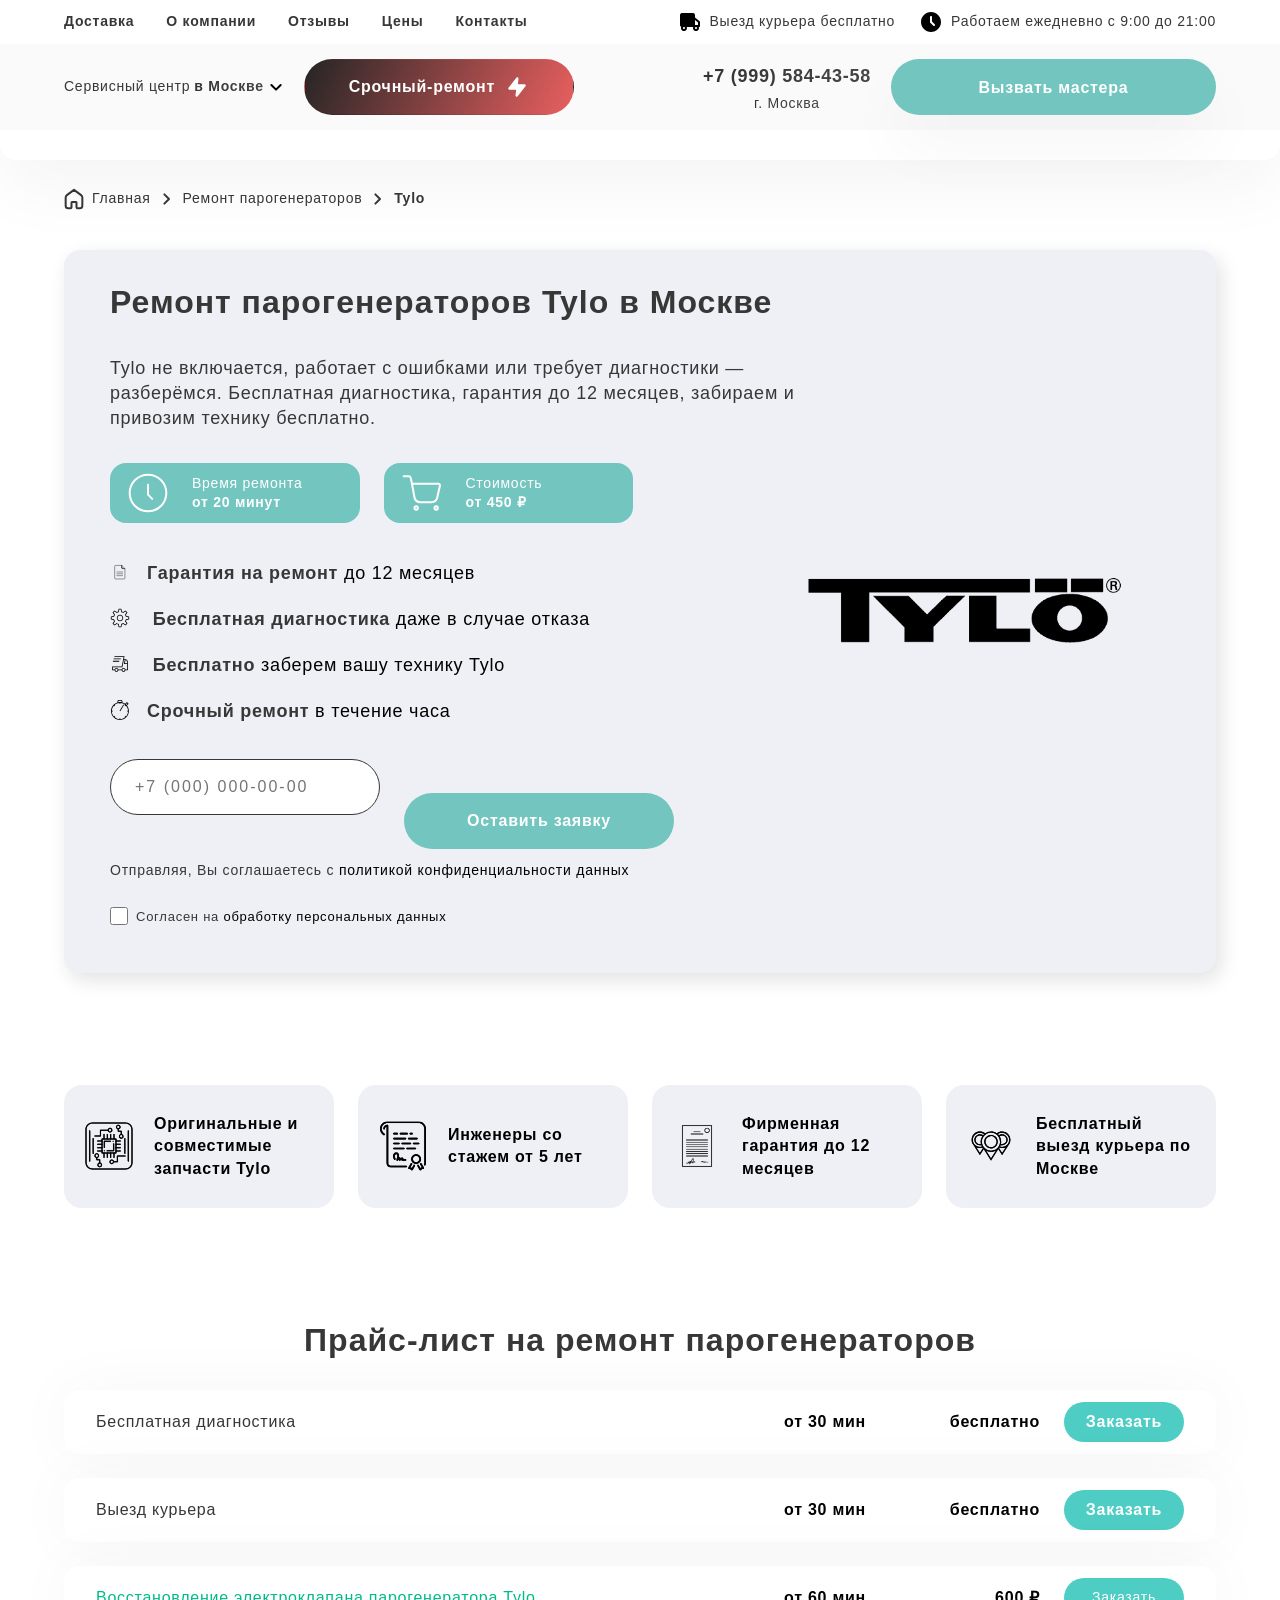
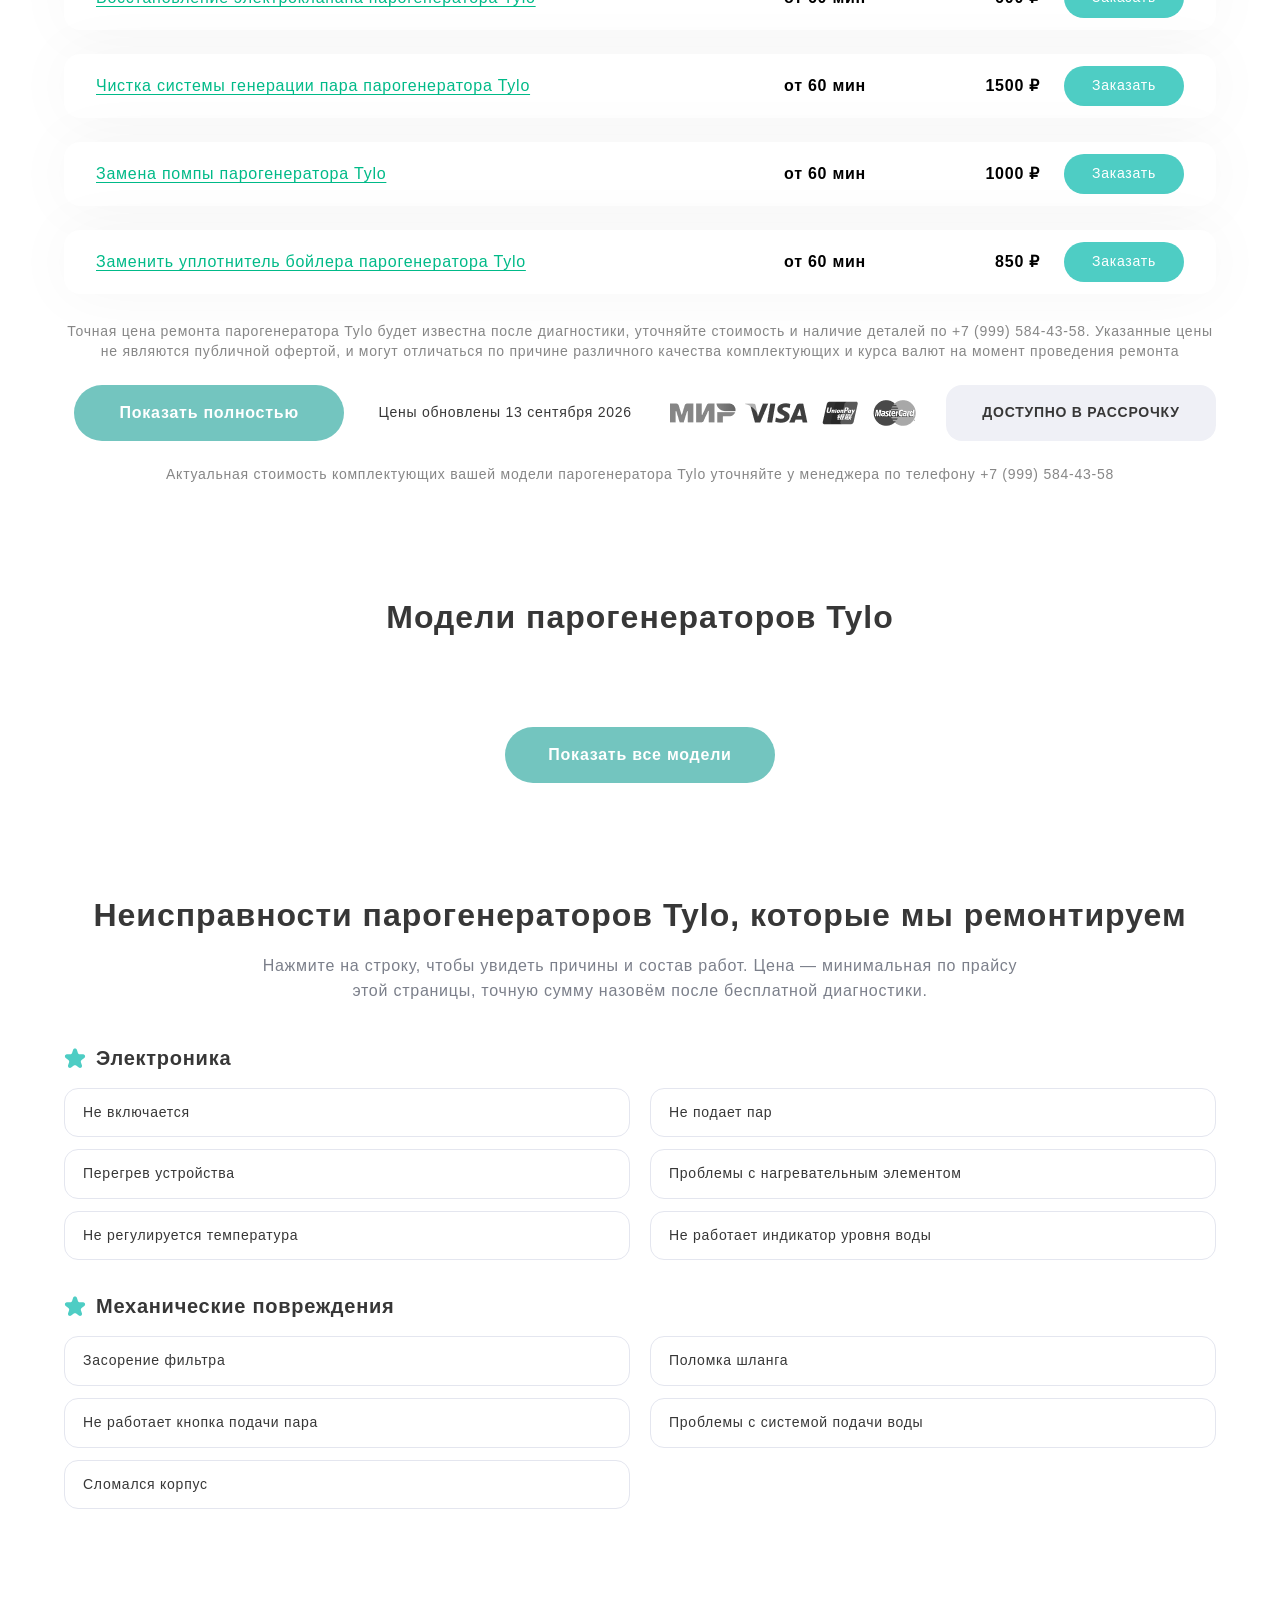
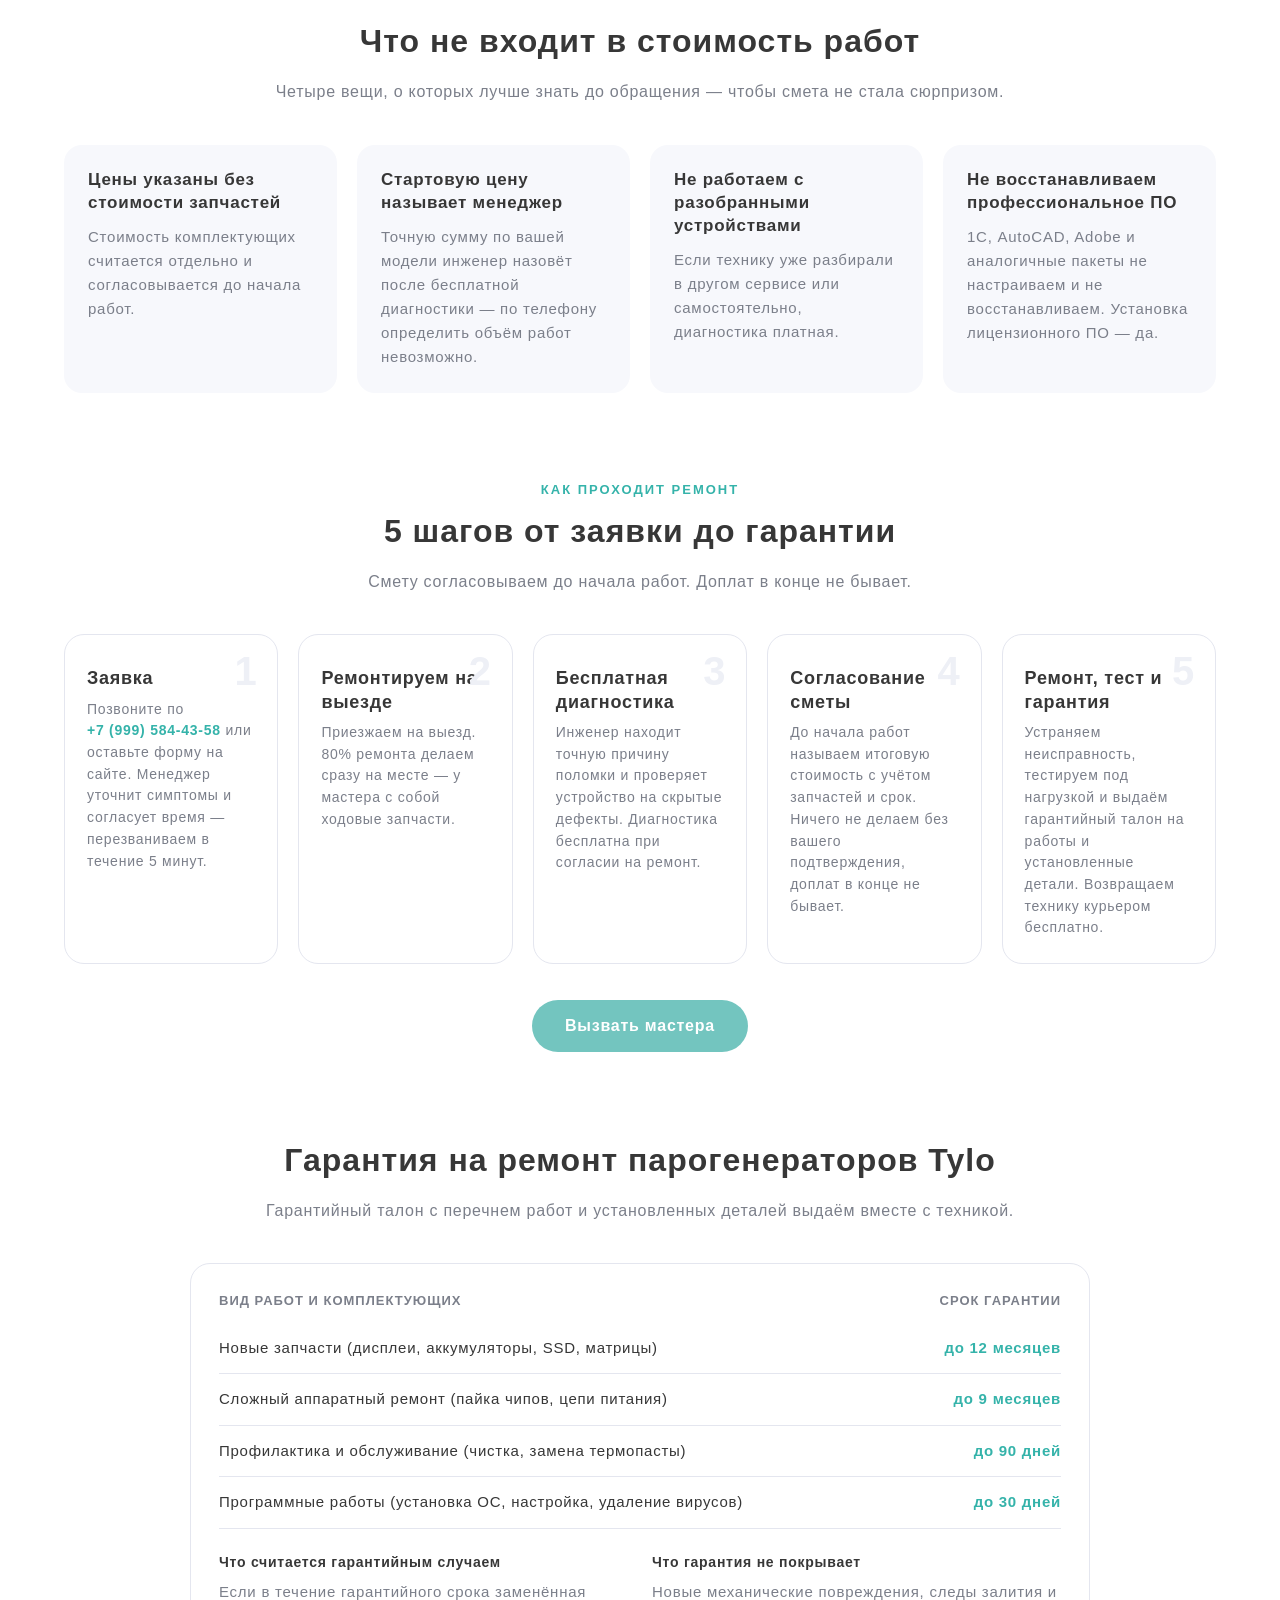
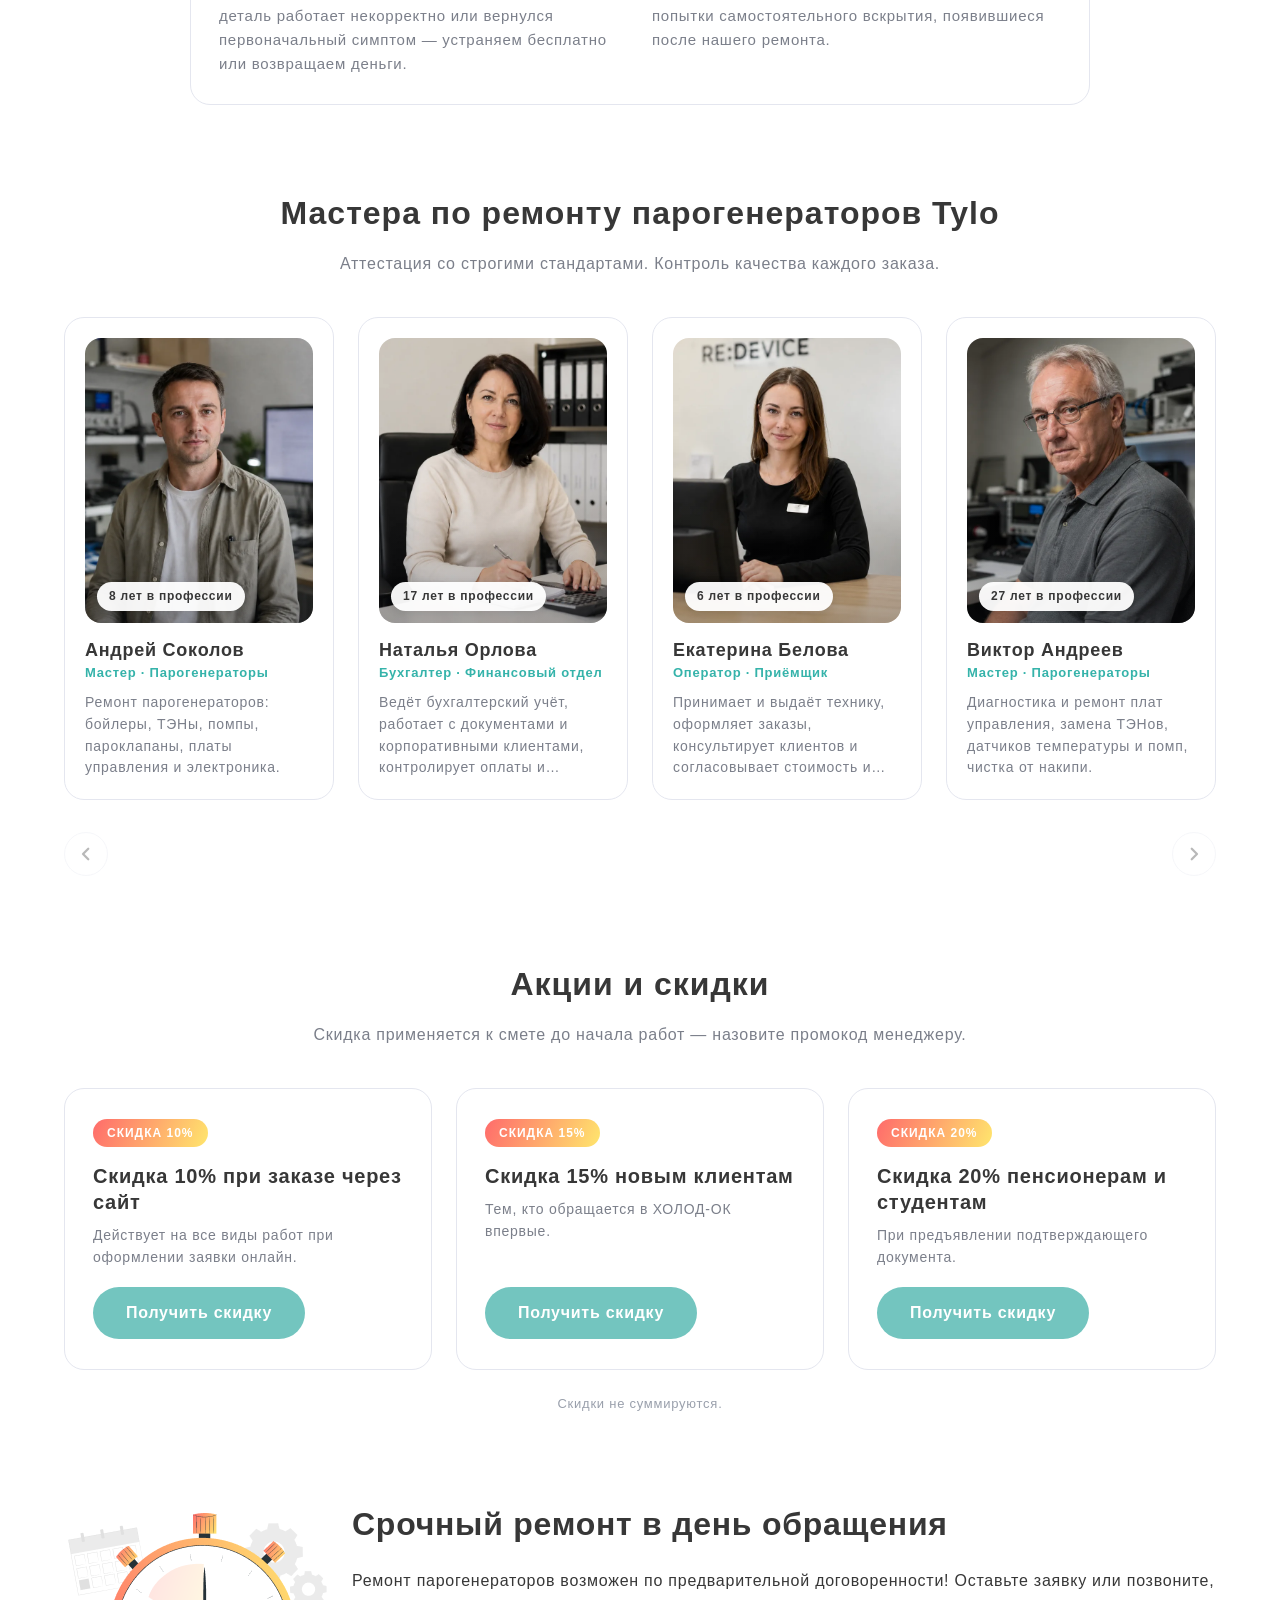
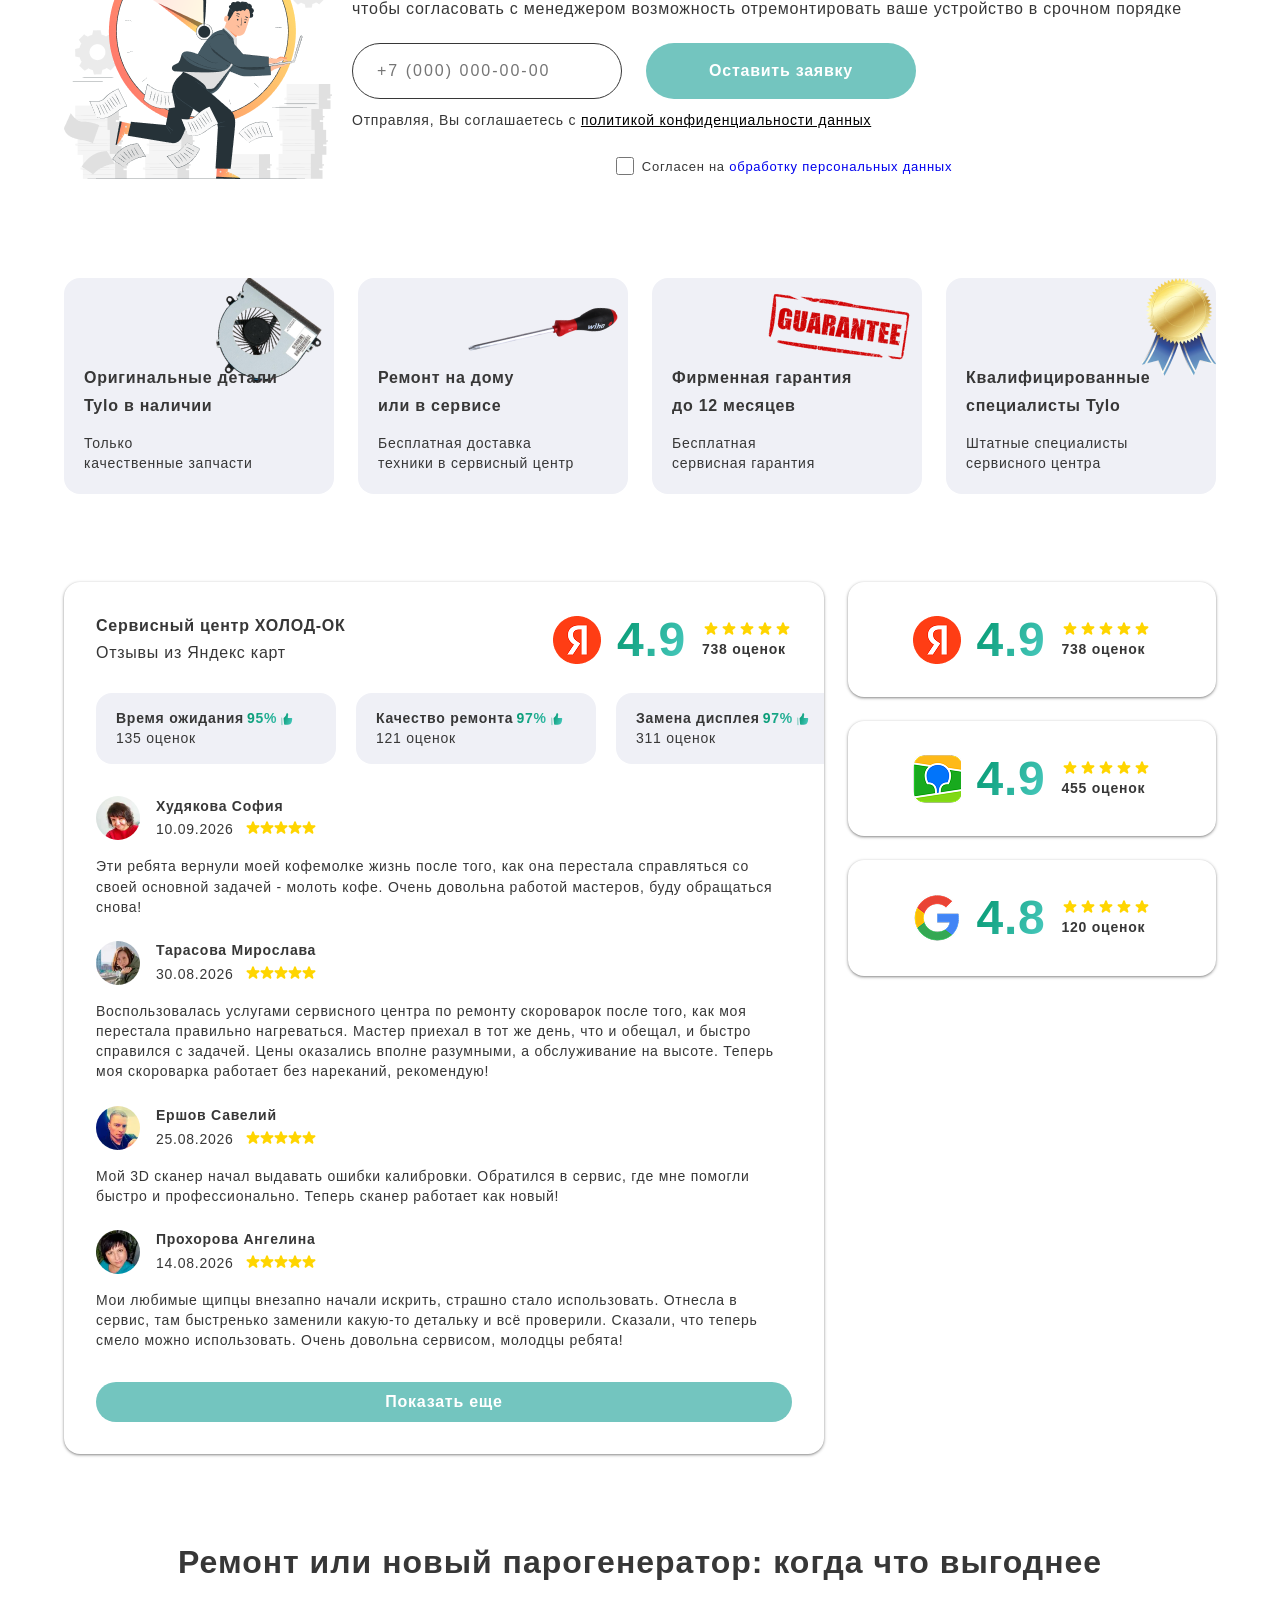
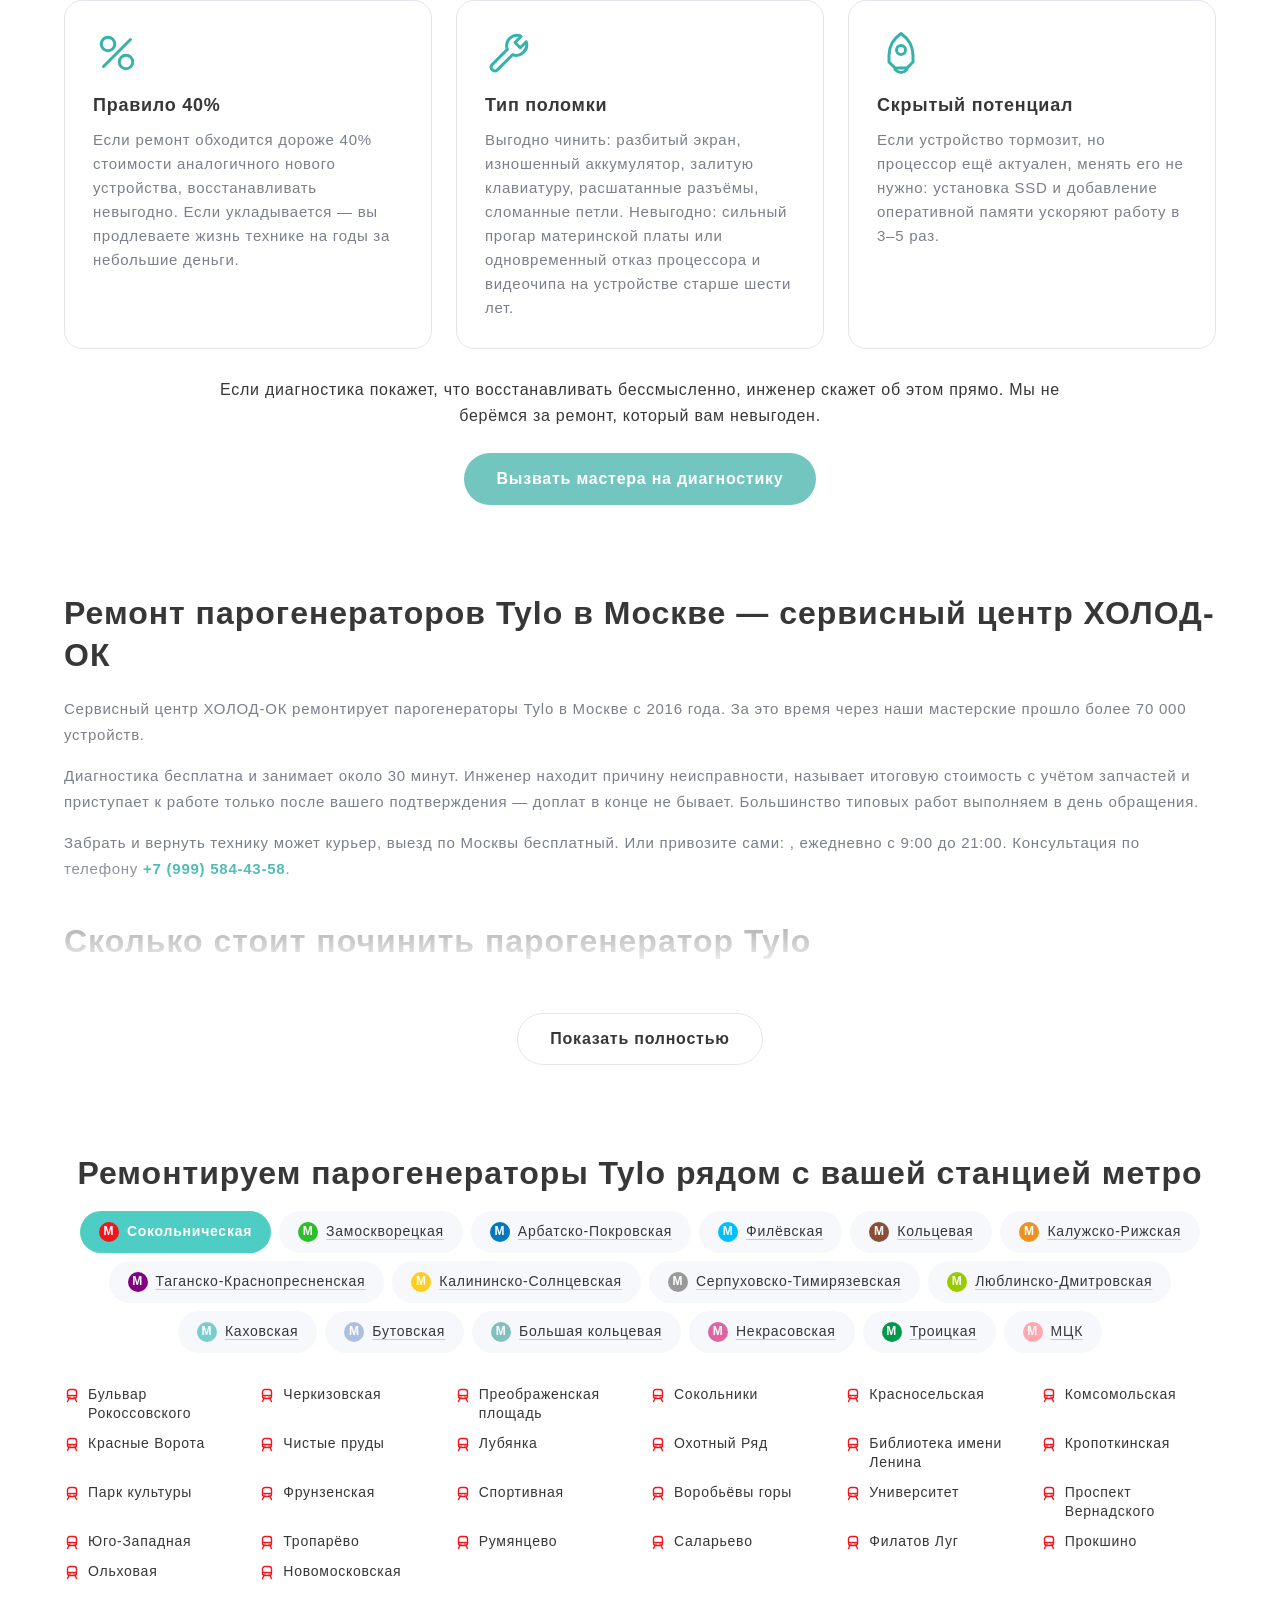
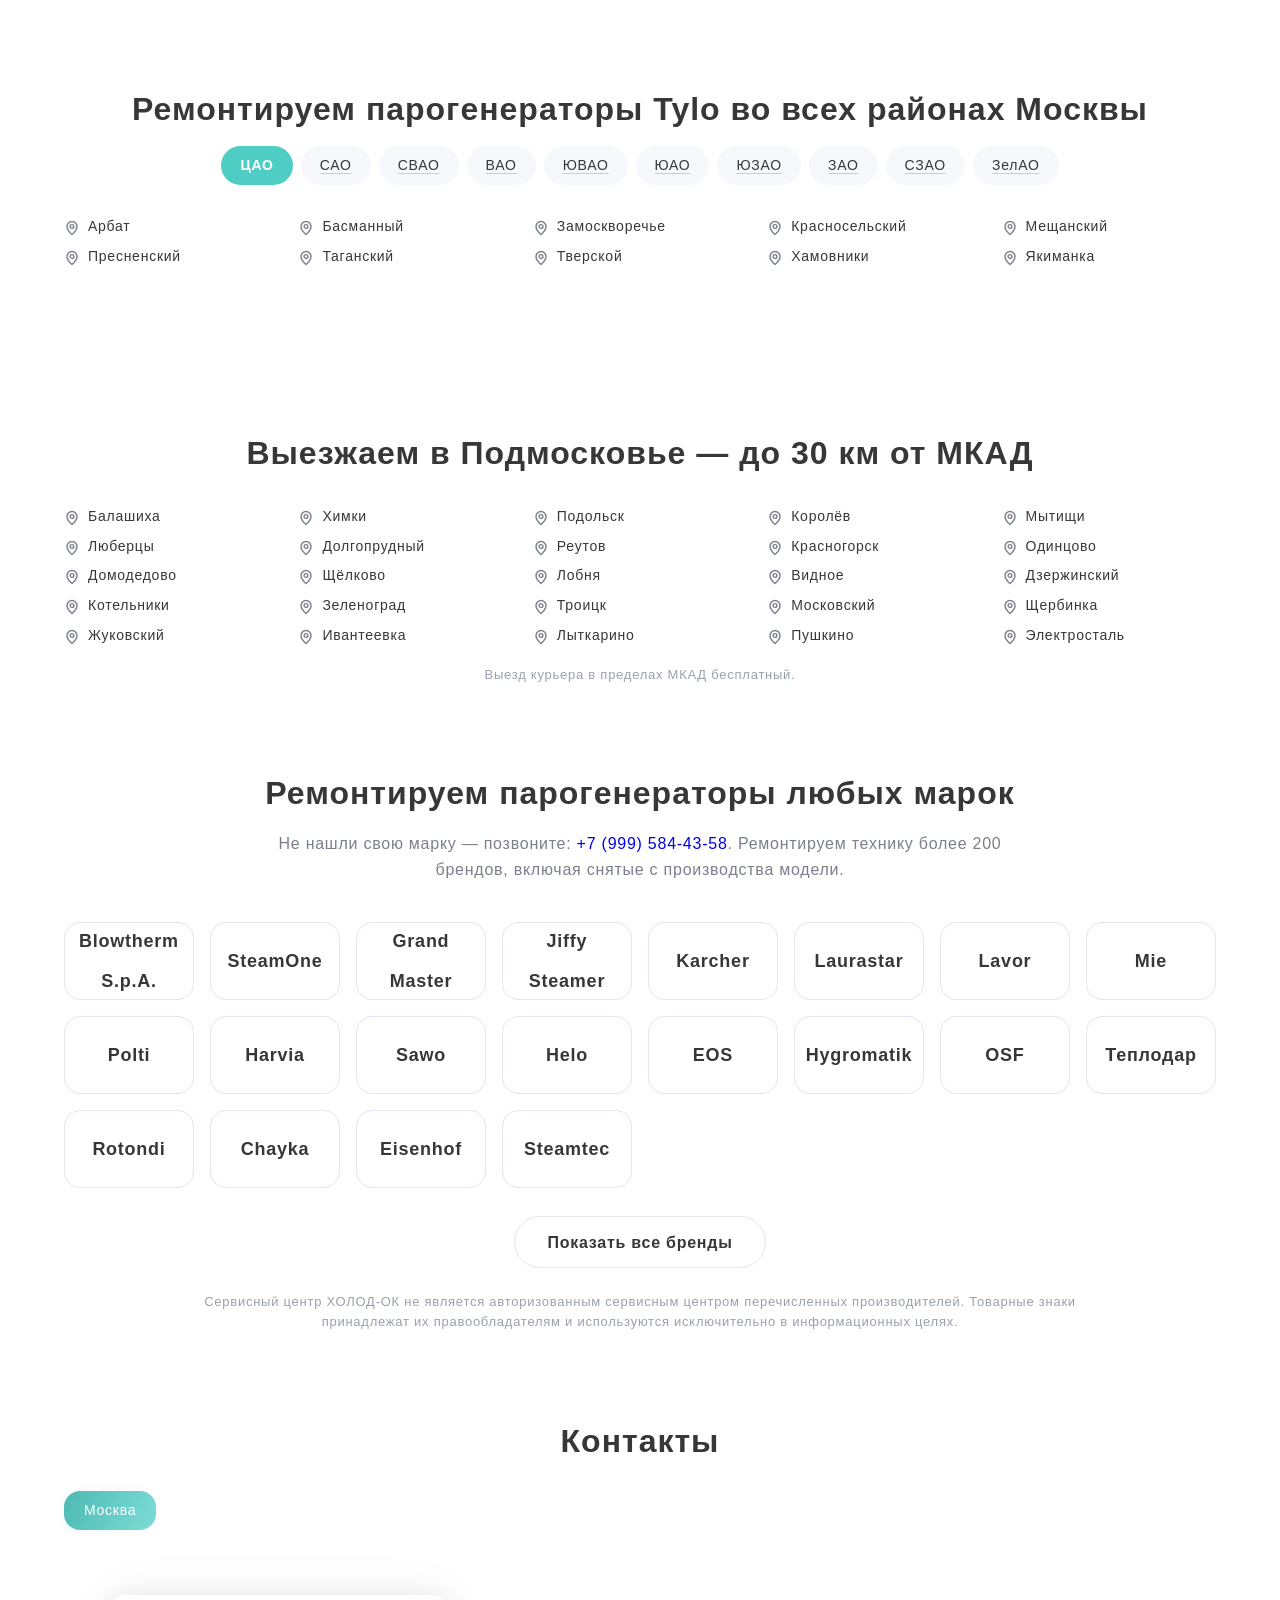
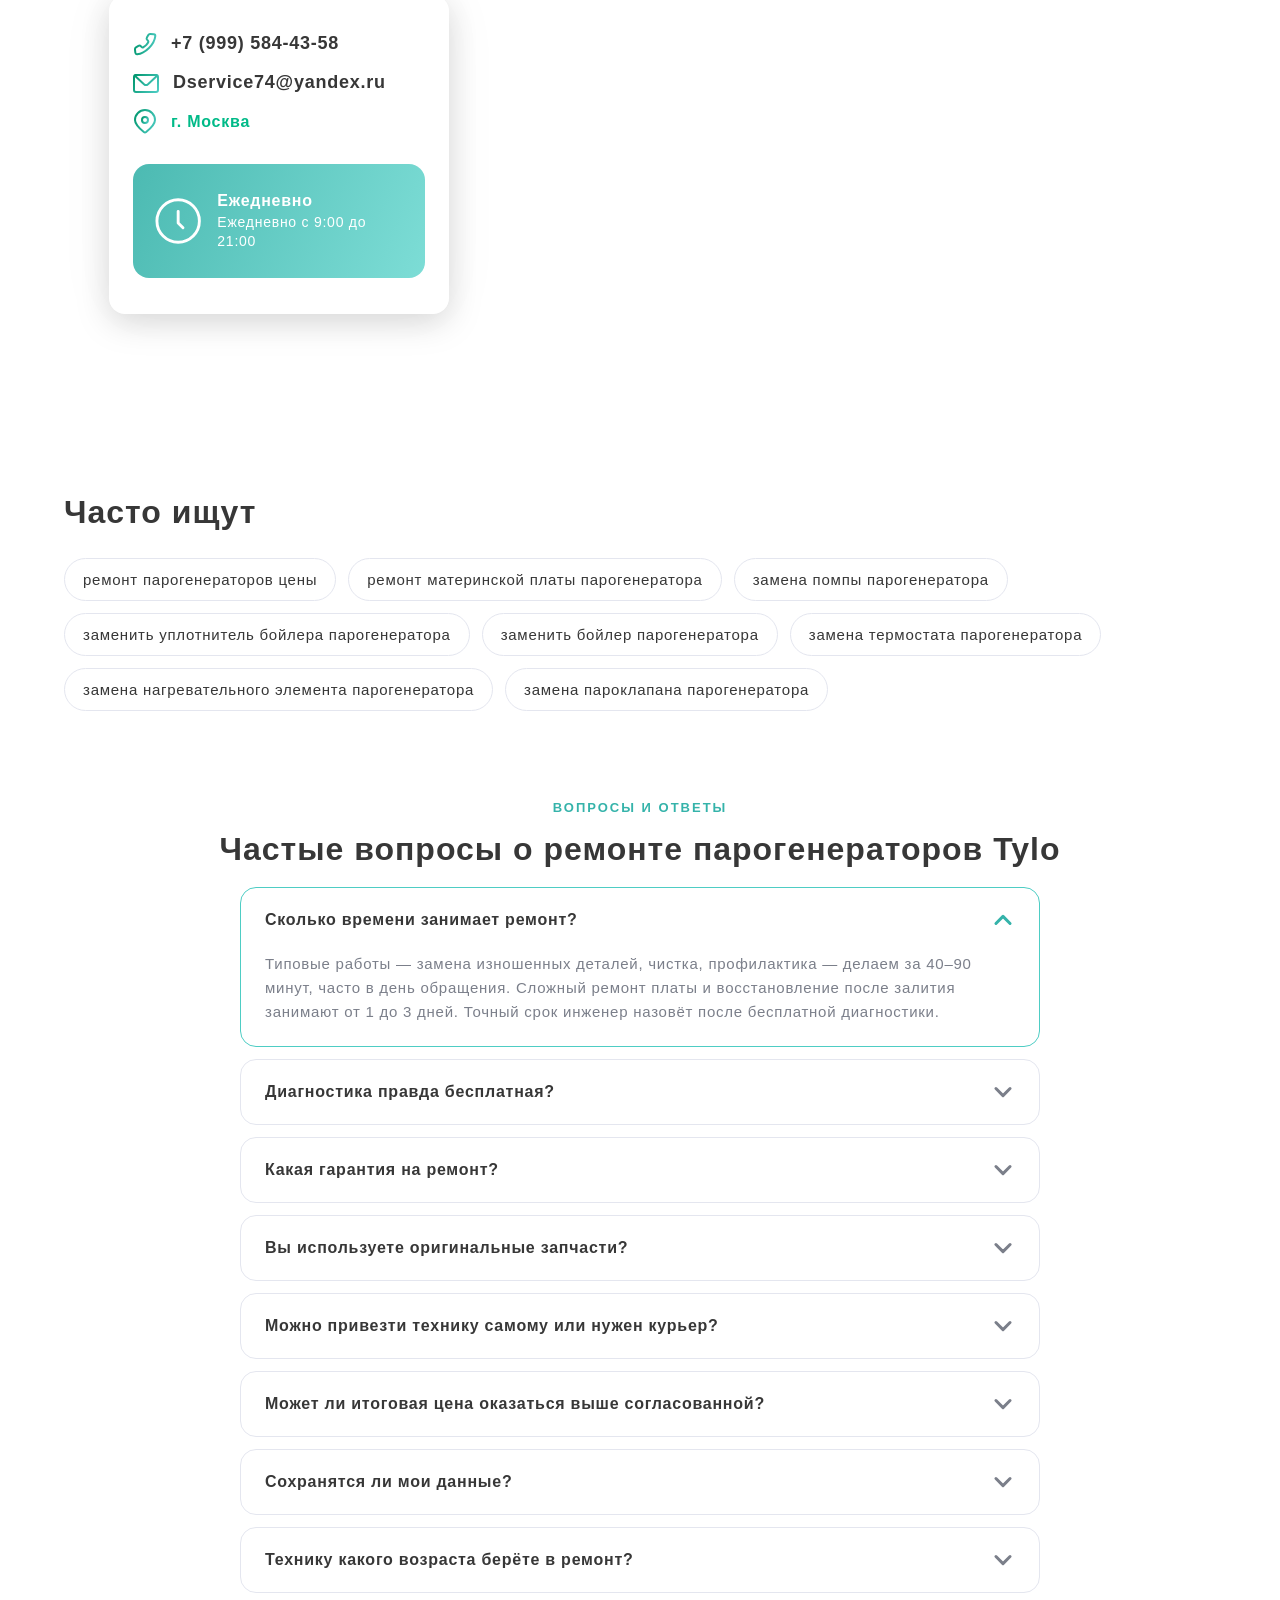
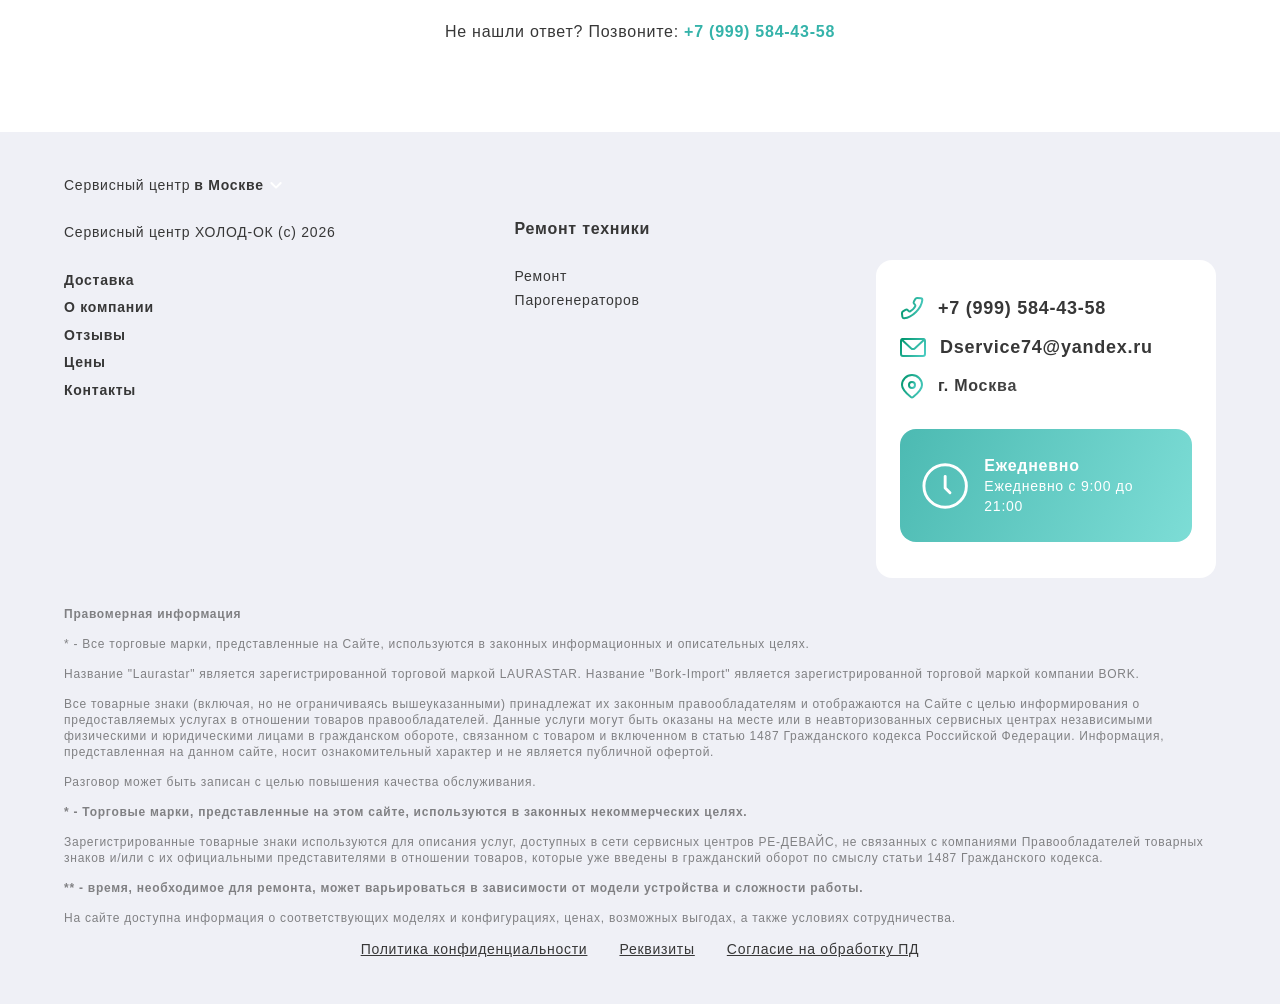
<file: docs/index.html>
<!DOCTYPE html>
<html lang="ru">

<head>
    <!-- t74 rev: 2026-09-03-5 (ФИКС ПРОДА: класс через глобальный псевдоним, привязки к папке dev нет) -->
  <meta charset="utf-8">
  <meta name="viewport" content="width=device-width, initial-scale=1, maximum-scale=1">

  <meta name="robots" content="follow, index, max-snippet:-1, max-video-preview:-1, max-image-preview:large" /><title>Ремонт парогенераторов Tylo в Москве | ХОЛОД-ОК специализированный сервисный центр по ремонту парогенераторов Tylo</title><meta name='description' content='Ремонт парогенераторов Tylo в Москве быстро и профессионально. Выдаем гарантию на ремонт и запчасть. Доставка курьером. Заказывайте ремонт парогенераторов Tylo в Москве в специализированном сервисном центре ХОЛОД-ОК.' />          
  <link rel="icon" type="image/x-icon" href="public/images/icons/favicon.png" />
  <link rel="stylesheet" href="https://cdn.jsdelivr.net/npm/swiper@10/swiper-bundle.min.css" />

  <!-- вывод canonical -->
                <link rel="canonical" href="https://www.tulyacenterorg.ru/" />
      
  <link rel="stylesheet" href="public/css/style.css"><link rel="stylesheet" href="public/css/custom.css"><link rel="stylesheet" href="public/css/t74-main.css">



  <!-- микроразметка для head -->
  <script type="application/ld+json">
    {
      "@context": "https://schema.org",
      "@type": "Organization",
      "name": "ХОЛОД-ОК",
      "url": "https://www.tulyacenterorg.ru/",
            "logo": "https://www.tulyacenterorg.ru/assets/logo.svg",
      "contactPoint": {
        "@type": "ContactPoint",
                "telephone": "+79995844358",
        "contactType": "Основной"
      },
      "email": "Dservice74@yandex.ru",
      "description": "Ремонт парогенераторов ХОЛОД-ОК с выездом на дом или в офис в Москве. Гарантия до 12 месяцев на все виды работ.",
      "address": {
        "@type": "PostalAddress",
        "addressLocality": "Москва",
        "addressCountry": "Russia"
      }
    }
  </script>

    <!-- Open Graph -->
  <meta property="og:locale" content="ru_RU" />
  <meta property="og:type" content="website" />
    <meta property="og:title" content="Ремонт парогенераторов Tylo в Москве" />
    <meta property="og:description" content="Ремонт парогенераторов Tylo в Москве быстро и профессионально. Выдаем гарантию на ремонт и запчасть. Доставка курьером. Заказывайте ремонт парогенераторов Tylo в Москве в специализированном сервисном центре ХОЛОД-ОК." />
  <meta property="og:url" content="https://www.tulyacenterorg.ru/" />
  <meta property="og:site_name" content="ХОЛОД-ОК" />
  <meta property="og:image" content="https://www.tulyacenterorg.ru/public/images/og/og-default.jpg" />
  <meta property="og:image:secure_url" content="https://www.tulyacenterorg.ru/public/images/og/og-default.jpg" />
        <meta property="og:image:width" content="1200" />
    <meta property="og:image:height" content="630" />
    <meta property="og:image:alt" content="Ремонт парогенераторов Tylo — сервисный центр ХОЛОД-ОК" />
  <meta name="twitter:card" content="summary_large_image" />
    <meta name="twitter:title" content="Ремонт парогенераторов Tylo в Москве" />
  <meta name="twitter:description" content="Ремонт парогенераторов Tylo в Москве быстро и профессионально. Выдаем гарантию на ремонт и запчасть. Доставка курьером. Заказывайте ремонт парогенераторов Tylo в Москве в специализированном сервисном центре ХОЛОД-ОК." />
  <meta name="twitter:image" content="https://www.tulyacenterorg.ru/public/images/og/og-default.jpg" />

<script>window.ym=window.ym||function(){};window.gtag=window.gtag||function(){};</script></head>

<body>

  <input id="url-ajax-form" type="hidden" value="/sendform">

  <div class="page">

    
<header id="head" class="header scrolled" itemscope itemtype="http://schema.org/WPHeader">
  <div class="container">
    <div class="header_topper">
            <nav class="header-nav">
        <ul class="text-14 w-600">
                      <li itemscope itemtype="https://schema.org/SiteNavigationElement">
              <a class="text-14 darkgray w-600" itemprop="url" href="#steps"><span itemprop="name">Доставка</span></a>
            </li>
                      <li itemscope itemtype="https://schema.org/SiteNavigationElement">
              <a class="text-14 darkgray w-600" itemprop="url" href="#about"><span itemprop="name">О компании</span></a>
            </li>
                      <li itemscope itemtype="https://schema.org/SiteNavigationElement">
              <a class="text-14 darkgray w-600" itemprop="url" href="#reviews"><span itemprop="name">Отзывы</span></a>
            </li>
                      <li itemscope itemtype="https://schema.org/SiteNavigationElement">
              <a class="text-14 darkgray w-600" itemprop="url" href="#price"><span itemprop="name">Цены</span></a>
            </li>
                      <li itemscope itemtype="https://schema.org/SiteNavigationElement">
              <a class="text-14 darkgray w-600" itemprop="url" href="#contacts"><span itemprop="name">Контакты</span></a>
            </li>
                  </ul>
      </nav>
      <div class="topper-icons">
        <div class="topper-icons-item">
          <svg width="24" height="24" viewBox="0 0 24 24" fill="none" xmlns="http://www.w3.org/2000/svg">
            <path d="M21.6 11.22L17 7.52V5C17.0245 4.49494 16.8477 4.00078 16.5084 3.62587C16.1691 3.25095 15.695 3.02588 15.19 3H3.78998C3.28855 3.03096 2.8195 3.25823 2.48446 3.63258C2.14941 4.00693 1.97535 4.49822 1.99998 5V15C1.9907 15.3971 2.09987 15.788 2.31359 16.1228C2.5273 16.4576 2.83588 16.7212 3.19998 16.88C3.01581 17.3305 2.94404 17.8191 2.99085 18.3036C3.03765 18.7881 3.20164 19.2539 3.46865 19.6609C3.73566 20.0678 4.09769 20.4037 4.52348 20.6395C4.94927 20.8753 5.42605 21.004 5.91267 21.0144C6.39929 21.0249 6.88114 20.9167 7.31665 20.6994C7.75215 20.482 8.12823 20.1619 8.41243 19.7668C8.69663 19.3717 8.88042 18.9133 8.94794 18.4313C9.01546 17.9492 8.96468 17.458 8.79998 17H15.16C14.9955 17.4531 14.9427 17.9392 15.0059 18.4171C15.0692 18.895 15.2466 19.3506 15.5233 19.7454C15.8 20.1401 16.1677 20.4624 16.5953 20.6849C17.023 20.9074 17.4979 21.0235 17.98 21.0235C18.462 21.0235 18.937 20.9074 19.3646 20.6849C19.7923 20.4624 20.16 20.1401 20.4367 19.7454C20.7133 19.3506 20.8908 18.895 20.954 18.4171C21.0173 17.9392 20.9644 17.4531 20.8 17H21C21.2652 17 21.5196 16.8946 21.7071 16.7071C21.8946 16.5196 22 16.2652 22 16V12C21.9969 11.8481 21.9593 11.699 21.89 11.5638C21.8207 11.4287 21.7215 11.3111 21.6 11.22ZM20 12.48V15H17V10.08L20 12.48ZM6.99998 18C6.99998 18.1978 6.94133 18.3911 6.83145 18.5556C6.72157 18.72 6.56539 18.8482 6.38266 18.9239C6.19994 18.9996 5.99887 19.0194 5.80489 18.9808C5.61091 18.9422 5.43273 18.847 5.29287 18.7071C5.15302 18.5673 5.05778 18.3891 5.01919 18.1951C4.98061 18.0011 5.00041 17.8 5.0761 17.6173C5.15179 17.4346 5.27996 17.2784 5.44441 17.1685C5.60886 17.0586 5.8022 17 5.99998 17C6.2652 17 6.51955 17.1054 6.70709 17.2929C6.89462 17.4804 6.99998 17.7348 6.99998 18ZM19 18C19 18.1978 18.9413 18.3911 18.8314 18.5556C18.7216 18.72 18.5654 18.8482 18.3827 18.9239C18.1999 18.9996 17.9989 19.0194 17.8049 18.9808C17.6109 18.9422 17.4327 18.847 17.2929 18.7071C17.153 18.5673 17.0578 18.3891 17.0192 18.1951C16.9806 18.0011 17.0004 17.8 17.0761 17.6173C17.1518 17.4346 17.28 17.2784 17.4444 17.1685C17.6089 17.0586 17.8022 17 18 17C18.2652 17 18.5196 17.1054 18.7071 17.2929C18.8946 17.4804 19 17.7348 19 18Z" fill="#000" />
          </svg>
          Выезд курьера бесплатно
        </div>
        <div class="topper-icons-item">
          <svg width="24" height="24" viewBox="0 0 24 24" fill="none" xmlns="http://www.w3.org/2000/svg">
            <path d="M12 2C17.523 2 22 6.477 22 12C22 17.523 17.523 22 12 22C6.477 22 2 17.523 2 12C2 6.477 6.477 2 12 2ZM12 6C11.7348 6 11.4804 6.10536 11.2929 6.29289C11.1054 6.48043 11 6.73478 11 7V12C11.0001 12.2652 11.1055 12.5195 11.293 12.707L14.293 15.707C14.4816 15.8892 14.7342 15.99 14.9964 15.9877C15.2586 15.9854 15.5094 15.8802 15.6948 15.6948C15.8802 15.5094 15.9854 15.2586 15.9877 14.9964C15.99 14.7342 15.8892 14.4816 15.707 14.293L13 11.586V7C13 6.73478 12.8946 6.48043 12.7071 6.29289C12.5196 6.10536 12.2652 6 12 6Z" fill="#000" />
          </svg>
          Работаем ежедневно с 9:00 до 21:00
        </div>
      </div>
    </div>
  </div>

  <div class="header_top custom">
    <div class="container">
      <div class="header_top_inner">
        <div class="logo-block">
          
          <div class=" dropdown logo-text darkgray text-14 w-500">
            Сервисный центр <span class="dropbtn colored-text w-600">в Москве</span>
            <svg xmlns="http://www.w3.org/2000/svg" width="16" height="16" viewBox="0 0 16 16" fill="none">
              <path d="M12.6667 6L8.02463 10.6421L3.38252 6" stroke="url(#paint0_linear_307_146)" stroke-width="2" stroke-linecap="round" stroke-linejoin="round" />
              <defs>
                <linearGradient id="paint0_linear_307_146" x1="12.6667" y1="6" x2="11.2078" y2="12.4204" gradientUnits="userSpaceOnUse">
                  <stop stop-color="#000" />
                  <stop offset="1" stop-color="#000" />
                </linearGradient>
              </defs>
            </svg>
            <div class="dropdown-content header">
                              <a href="index.html" class="text-14 w-500 Gray">Москва</a>
                              
                              
                              
                              
                              
                              
                              
                              
                              
                              
                              
                              
                              
                              
                              
                              
                              
                              
                              
                              
                              
                              
                              
                              
                              
                              
                          </div>
          </div>
        </div>
        <button class="main-btn custom first open-popup">
          Срочный-ремонт
          <svg width="24" height="24" viewBox="0 0 24 24" fill="none" xmlns="http://www.w3.org/2000/svg">
            <path d="M13.493 3.659C13.5277 3.39545 13.4774 3.12769 13.3496 2.89464C13.2217 2.66158 13.0229 2.47535 12.782 2.363C12.5342 2.24673 12.254 2.21904 11.9883 2.28457C11.7225 2.3501 11.4873 2.50486 11.322 2.723L3.51799 12.736C3.37634 12.9184 3.28669 13.1357 3.25852 13.3649C3.23035 13.5942 3.26472 13.8267 3.35799 14.038C3.52999 14.431 3.92799 14.779 4.47399 14.779H11.156L10.506 20.341C10.4713 20.6046 10.5215 20.8723 10.6494 21.1054C10.7772 21.3384 10.9761 21.5246 11.217 21.637C11.4648 21.7533 11.745 21.781 12.0107 21.7154C12.2765 21.6499 12.5117 21.4951 12.677 21.277L20.48 11.264C20.6216 11.0816 20.7113 10.8643 20.7395 10.6351C20.7676 10.4058 20.7333 10.1733 20.64 9.962C20.5465 9.74308 20.3911 9.55629 20.1928 9.42462C19.9945 9.29296 19.762 9.22218 19.524 9.221H12.842L13.493 3.659Z" fill="white" />
          </svg>
        </button>
        <button class="main-btn custom second open-popup">Позвонить
        </button>
        <button class="top mobile-menu  burger-menu pc-none">
          <svg width="20" height="20" viewBox="0 0 20 20" fill="none" xmlns="http://www.w3.org/2000/svg">
            <path d="M3.33325 5.83333H16.6666" stroke="white" stroke-width="2" stroke-linecap="round" />
            <path d="M6.66675 14.1667H16.6667" stroke="white" stroke-width="2" stroke-linecap="round" />
          </svg>
        </button>
        <div class="phone-block custom text-14 w-500">
          <a class="colored-text text-18 w-600" href="tel:+79995844358">+7 (999) 584-43-58</a>
          <div class="address-block text-14 w-500"><span class="colored-text">г. Москва</span></div>
          <span class="pc-none">Ежедневно с 9:00 до 21:00</span>
        </div>
        <button class="main-btn header open-popup">Вызвать мастера</button>
        <div class="topper-icons-item time custom text-14 w-500">
          Ежедневно с 9:00 до 21:00        </div>
        <div class="topper-icons-item custom text-14 w-500">
                   </div>
      </div>
    </div>
  </div>
  <div class="container">
    <div class="header_bottom">
      
    </div>
  </div>
</header>



    <main>
<section style="padding-bottom: 24px;" class="bannner inside block main-window" >
    <div class="container">
        
<div class="bread" itemscope="" itemtype="https://schema.org/BreadcrumbList"><span itemprop='itemListElement' itemscope='' itemtype='https://schema.org/ListItem'> <a class='bread-not-active' href='/'><span itemprop='name'><svg width='20' height='22' viewBox='0 0 20 22' fill='none' xmlns='http://www.w3.org/2000/svg'>
                <path d='M1.66699 9.4862C1.66699 8.53265 2.12031 7.63589 2.88814 7.07048L10.0003 1.83333L17.1125 7.07048C17.8803 7.63589 18.3337 8.53265 18.3337 9.4862V17.6667C18.3337 19.0474 17.2144 20.1667 15.8337 20.1667H13.5003C12.948 20.1667 12.5003 19.7189 12.5003 19.1667V14.4167C12.5003 14.1405 12.2765 13.9167 12.0003 13.9167H8.00033C7.72418 13.9167 7.50033 14.1405 7.50033 14.4167V19.1667C7.50033 19.7189 7.05261 20.1667 6.50033 20.1667H4.16699C2.78628 20.1667 1.66699 19.0474 1.66699 17.6667V9.4862Z' stroke='#373737' stroke-width='2' stroke-linecap='round' stroke-linejoin='round' /> </svg> Главная</span></a><link itemprop='item' href='https://www.tulyacenterorg.ru/'><svg width='16' height='16' viewBox='0 0 16 16' fill='none' xmlns='http://www.w3.org/2000/svg'><path d='M5.35742 12.6667L9.99954 8.02456L5.35742 3.38244' stroke='#373737' stroke-width='2' stroke-linecap='round' stroke-linejoin='round' /></svg><meta itemprop='position' content='1'></span><span itemprop='itemListElement' itemscope='' itemtype='https://schema.org/ListItem'> <a class='bread-not-active' href='/parogenerator'><span itemprop='name'>Ремонт парогенераторов</span></a><link itemprop='item' href='https://www.tulyacenterorg.ru/parogenerator'><svg width='16' height='16' viewBox='0 0 16 16' fill='none' xmlns='http://www.w3.org/2000/svg'><path d='M5.35742 12.6667L9.99954 8.02456L5.35742 3.38244' stroke='#373737' stroke-width='2' stroke-linecap='round' stroke-linejoin='round' /></svg><meta itemprop='position' content='2'></span><span itemprop='itemListElement' itemscope='' itemtype='https://schema.org/ListItem'><span class='bread-active' itemprop='name'>Tylo</span><meta itemprop='position' content='3'></span></div>
        <div class="bannner_inner device">
            <div class="bannner-item brand">
                <h1 class="mb-32 title-submain white">Ремонт парогенераторов Tylo в Москве                </h1>

                                <div class="bannner-lead text-18 white w-400 mb-32">
                                            Tylo не включается, работает с ошибками или требует диагностики — разберёмся.
                                                            Бесплатная диагностика, гарантия до 12 месяцев, забираем и привозим технику бесплатно.
                </div>

                <div class="utp-cases mb-32">
                    <div class="utp-case">
                        <svg width="40" height="40" viewBox="0 0 40 40" fill="none" xmlns="http://www.w3.org/2000/svg">
                            <circle cx="20.0003" cy="20" r="18.3333" stroke="white" stroke-width="2" />
                            <path d="M20 11.6667V21.6667L24.1667 25.8333" stroke="white" stroke-width="2"
                                stroke-linecap="round" stroke-linejoin="round" />
                        </svg>
                        <div class="utp-case-text">
                            <div class="text-14 w-500">Время ремонта</div>
                            <div class="text-14 w-600">от 20 минут</div>
                        </div>
                    </div>
                    <div class="utp-case">
                        <svg width="40" height="40" viewBox="0 0 40 40" fill="none" xmlns="http://www.w3.org/2000/svg">
                            <path
                                d="M1.66699 3.33334H6.72932C7.66671 3.33334 8.47834 3.98441 8.68169 4.89948L10.0003 10.8333M10.0003 10.8333L12.4379 24.24C12.9566 27.0929 15.4414 29.1667 18.3411 29.1667H29.3776C32.179 29.1667 34.6076 27.2281 35.2284 24.4964L37.9172 12.6658C38.1305 11.7271 37.4171 10.8333 36.4545 10.8333H10.0003Z"
                                stroke="white" stroke-width="2" stroke-linecap="round" />
                            <ellipse cx="14.1667" cy="35" rx="1.66667" ry="1.66667" stroke="white" stroke-width="2" />
                            <ellipse cx="34.1667" cy="35" rx="1.66667" ry="1.66667" stroke="white" stroke-width="2" />
                        </svg>
                        <div class="utp-case-text">
                            <div class="text-14 w-500">Стоимость</div>
                            <div class="text-14 w-600">от 450 ₽</div>
                        </div>
                    </div>
                </div>
                <div class="bannner-text mb-32 text-18 white w-400">
                                        <div class="line-utp">
                        <p class="text-white"><span class="obolo4ka dop device"><span
                                    class="star"><svg id="svg" fill="#000000" stroke="#000000" width="20" height="20" version="1.1" viewBox="144 144 512 512" xmlns="http://www.w3.org/2000/svg">
    <g id="IconSvg_bgCarrier" stroke-width="0"></g>
    <g id="IconSvg_tracerCarrier" stroke-linecap="round" stroke-linejoin="round" stroke="#CCCCCC"></g>
     <g id="IconSvg_iconCarrier">
      <g xmlns="http://www.w3.org/2000/svg" fill="none" stroke="#000000" stroke-linecap="round" stroke-linejoin="round">
  <path transform="matrix(10.496 0 0 10.496 148.09 148.09)" d="m28.27 13.68v-5.68h-15.27c-0.53034 0-1.0391 0.21064-1.4142 0.58579s-0.58579 0.88389-0.58579 1.4142v29c0 0.53071 0.21064 1.0395 0.58579 1.4142 0.37514 0.37514 0.88389 0.58579 1.4142 0.58579h21c0.53071 0 1.0395-0.21064 1.4142-0.58579 0.37514-0.37477 0.58579-0.88352 0.58579-1.4142v-23.32h-5.7298c-0.53033 0-1.0391-0.21064-1.4142-0.58579-0.37514-0.37514-0.58579-0.88389-0.58579-1.4142z"/>
  <path transform="matrix(10.496 0 0 10.496 148.09 148.09)" d="m28.27 8v5.68c0 0.53034 0.21064 1.0391 0.58579 1.4142 0.37514 0.37514 0.88389 0.58579 1.4142 0.58579h5.7298l-7.6997-7.68z"/>
  <path transform="matrix(10.496 0 0 10.496 148.09 148.09)" d="m16.37 23.89h14.02"/>
  <path transform="matrix(10.496 0 0 10.496 148.09 148.09)" d="m16.37 28.39h14.02"/>
  <path transform="matrix(10.496 0 0 10.496 148.09 148.09)" d="m16.37 32.89h14.02"/>
 </g>

      </g>
      </svg></span>Гарантия на ремонт </span> до 12 месяцев                        </p>
                    </div>
                    <div class="line-utp">
                        <p class="text-white"><span class="obolo4ka dop device"><span
                                    class="star"><svg xmlns="http://www.w3.org/2000/svg" x="0px" y="0px" width="20" height="20" viewBox="0 0 50 50">
<path d="M 22.205078 2 A 1.0001 1.0001 0 0 0 21.21875 2.8378906 L 20.246094 8.7929688 C 19.076509 9.1331971 17.961243 9.5922728 16.910156 10.164062 L 11.996094 6.6542969 A 1.0001 1.0001 0 0 0 10.708984 6.7597656 L 6.8183594 10.646484 A 1.0001 1.0001 0 0 0 6.7070312 11.927734 L 10.164062 16.873047 C 9.583454 17.930271 9.1142098 19.051824 8.765625 20.232422 L 2.8359375 21.21875 A 1.0001 1.0001 0 0 0 2.0019531 22.205078 L 2.0019531 27.705078 A 1.0001 1.0001 0 0 0 2.8261719 28.691406 L 8.7597656 29.742188 C 9.1064607 30.920739 9.5727226 32.043065 10.154297 33.101562 L 6.6542969 37.998047 A 1.0001 1.0001 0 0 0 6.7597656 39.285156 L 10.648438 43.175781 A 1.0001 1.0001 0 0 0 11.927734 43.289062 L 16.882812 39.820312 C 17.936999 40.39548 19.054994 40.857928 20.228516 41.201172 L 21.21875 47.164062 A 1.0001 1.0001 0 0 0 22.205078 48 L 27.705078 48 A 1.0001 1.0001 0 0 0 28.691406 47.173828 L 29.751953 41.1875 C 30.920633 40.838997 32.033372 40.369697 33.082031 39.791016 L 38.070312 43.291016 A 1.0001 1.0001 0 0 0 39.351562 43.179688 L 43.240234 39.287109 A 1.0001 1.0001 0 0 0 43.34375 37.996094 L 39.787109 33.058594 C 40.355783 32.014958 40.813915 30.908875 41.154297 29.748047 L 47.171875 28.693359 A 1.0001 1.0001 0 0 0 47.998047 27.707031 L 47.998047 22.207031 A 1.0001 1.0001 0 0 0 47.160156 21.220703 L 41.152344 20.238281 C 40.80968 19.078827 40.350281 17.974723 39.78125 16.931641 L 43.289062 11.933594 A 1.0001 1.0001 0 0 0 43.177734 10.652344 L 39.287109 6.7636719 A 1.0001 1.0001 0 0 0 37.996094 6.6601562 L 33.072266 10.201172 C 32.023186 9.6248101 30.909713 9.1579916 29.738281 8.8125 L 28.691406 2.828125 A 1.0001 1.0001 0 0 0 27.705078 2 L 22.205078 2 z M 23.056641 4 L 26.865234 4 L 27.861328 9.6855469 A 1.0001 1.0001 0 0 0 28.603516 10.484375 C 30.066026 10.848832 31.439607 11.426549 32.693359 12.185547 A 1.0001 1.0001 0 0 0 33.794922 12.142578 L 38.474609 8.7792969 L 41.167969 11.472656 L 37.835938 16.220703 A 1.0001 1.0001 0 0 0 37.796875 17.310547 C 38.548366 18.561471 39.118333 19.926379 39.482422 21.380859 A 1.0001 1.0001 0 0 0 40.291016 22.125 L 45.998047 23.058594 L 45.998047 26.867188 L 40.279297 27.871094 A 1.0001 1.0001 0 0 0 39.482422 28.617188 C 39.122545 30.069817 38.552234 31.434687 37.800781 32.685547 A 1.0001 1.0001 0 0 0 37.845703 33.785156 L 41.224609 38.474609 L 38.53125 41.169922 L 33.791016 37.84375 A 1.0001 1.0001 0 0 0 32.697266 37.808594 C 31.44975 38.567585 30.074755 39.148028 28.617188 39.517578 A 1.0001 1.0001 0 0 0 27.876953 40.3125 L 26.867188 46 L 23.052734 46 L 22.111328 40.337891 A 1.0001 1.0001 0 0 0 21.365234 39.53125 C 19.90185 39.170557 18.522094 38.59371 17.259766 37.835938 A 1.0001 1.0001 0 0 0 16.171875 37.875 L 11.46875 41.169922 L 8.7734375 38.470703 L 12.097656 33.824219 A 1.0001 1.0001 0 0 0 12.138672 32.724609 C 11.372652 31.458855 10.793319 30.079213 10.427734 28.609375 A 1.0001 1.0001 0 0 0 9.6328125 27.867188 L 4.0019531 26.867188 L 4.0019531 23.052734 L 9.6289062 22.117188 A 1.0001 1.0001 0 0 0 10.435547 21.373047 C 10.804273 19.898143 11.383325 18.518729 12.146484 17.255859 A 1.0001 1.0001 0 0 0 12.111328 16.164062 L 8.8261719 11.46875 L 11.523438 8.7734375 L 16.185547 12.105469 A 1.0001 1.0001 0 0 0 17.28125 12.148438 C 18.536908 11.394293 19.919867 10.822081 21.384766 10.462891 A 1.0001 1.0001 0 0 0 22.132812 9.6523438 L 23.056641 4 z M 25 17 C 20.593567 17 17 20.593567 17 25 C 17 29.406433 20.593567 33 25 33 C 29.406433 33 33 29.406433 33 25 C 33 20.593567 29.406433 17 25 17 z M 25 19 C 28.325553 19 31 21.674447 31 25 C 31 28.325553 28.325553 31 25 31 C 21.674447 31 19 28.325553 19 25 C 19 21.674447 21.674447 19 25 19 z"></path>
</svg></span> Бесплатная диагностика</span> даже в случае
                            отказа</p>
                    </div>
                    <div class="line-utp">
                        <p class="text-white"><span class="obolo4ka dop device"><span
                                    class="star"><svg id="svg" fill="#000000" stroke="#000000" width="20" height="20" version="1.1" viewBox="144 144 512 512" xmlns="http://www.w3.org/2000/svg">
    <g id="IconSvg_bgCarrier" stroke-width="0"></g>
    <g id="IconSvg_tracerCarrier" stroke-linecap="round" stroke-linejoin="round" stroke="#CCCCCC"></g>
     <g id="IconSvg_iconCarrier">
      <path xmlns="http://www.w3.org/2000/svg" d="m601.52 365.14c-0.90625-34.16-7.5586-82.422-54.816-85.648h-5.4922-40.453l16.121-80.609h-257.95v20.152h233.36l-48.367 241.83h-245.45v100.36h61.465c3.1055 15.301 13.133 28.301 27.148 35.188s30.43 6.8867 44.445 0 24.043-19.887 27.152-35.188h82.625c3.1055 15.301 13.133 28.301 27.148 35.188 14.016 6.8867 30.43 6.8867 44.445 0s24.043-19.887 27.152-35.188h61.465v-180.77-15.312zm-54.863-65.496c0.80469 0 1.5625 0.25 2.3164 0.35156 0.75391 0.10156 1.7617 0.25 2.5703 0.45312l1.6641 0.50391c0.95703 0.30078 1.9141 0.50391 2.8203 0.85547l0.90625 0.45312c1.0586 0.45313 2.1172 0.95703 3.125 1.5117 11.234 6.6992 17.48 21.16 20.152 45.848v1.1094c0 1.9141 0.30078 3.9297 0.45312 5.8945v3.125 5.0391 4.7344 5.0391 5.4414l-55.32-0.003906 16.121-80.609h2.5195c0.85547-0.14844 1.7109-0.14844 2.5195 0.15234zm-237.35 281.73c-6.2344-0.019532-12.316-1.9648-17.402-5.5742-5.0859-3.6055-8.9336-8.6992-11.012-14.578-2.418-6.5-2.418-13.652 0-20.152 2.8398-7.832 8.7852-14.141 16.434-17.441 7.6445-3.3008 16.316-3.3008 23.961 0 7.6484 3.3008 13.594 9.6094 16.434 17.441 2.418 6.5 2.418 13.652 0 20.152-2.0781 5.8789-5.9258 10.973-11.012 14.578-5.0859 3.6094-11.164 5.5547-17.402 5.5742zm181.37 0c-6.2344-0.019532-12.316-1.9648-17.402-5.5742-5.0859-3.6055-8.9336-8.6992-11.012-14.578-2.418-6.5-2.418-13.652 0-20.152 2.8398-7.832 8.7852-14.141 16.434-17.441 7.6445-3.3008 16.316-3.3008 23.961 0 7.6484 3.3008 13.594 9.6094 16.434 17.441 2.418 6.5 2.418 13.652 0 20.152-2.0781 5.8789-5.9258 10.973-11.012 14.578-5.0859 3.6094-11.164 5.5547-17.402 5.5742zm90.688-40.305h-41.312c-3.1094-15.305-13.137-28.301-27.152-35.191-14.016-6.8867-30.43-6.8867-44.445 0-14.016 6.8906-24.043 19.887-27.148 35.191h-82.625c-3.1094-15.305-13.137-28.301-27.152-35.191-14.016-6.8867-30.43-6.8867-44.445 0-14.016 6.8906-24.043 19.887-27.148 35.191h-41.312v-60.457h242.23l36.273-181.37h23.781l-20.152 100.76h80.609zm-161.22-261.98h-181.37v-20.152h181.37zm-40.305 60.457h-161.22v-20.152h161.22z"/>

      </g>
      </svg></span> Бесплатно</span> заберем вашу технику
                            Tylo</p>
                    </div>
                    <div class="line-utp">
                        <p class="text-white"><span class="obolo4ka dop device"><span
                                    class="star"><svg width="20" height="20" viewBox="0 0 27 30" fill="none" xmlns="http://www.w3.org/2000/svg">
                  <path d="M23.9635 8.33602L26.4752 5.81112L23.8354 3.18484L21.284 5.7502C20.0458 4.84824 18.6482 4.1528 17.1417 3.71522V2.01049C17.1417 0.902021 16.2397 0 15.1307 0H11.6833C10.5749 0 9.67286 0.902021 9.67286 2.01049V3.7151C4.09151 5.3362 0 10.4952 0 16.5924C0 23.9856 6.01439 30 13.4069 30C20.8001 30 26.8146 23.9856 26.8146 16.5924C26.8146 13.4808 25.7489 10.6136 23.9635 8.33602ZM25.5487 17.2174C25.402 20.0994 24.2467 22.7195 22.43 24.7315L21.399 23.7006L20.5152 24.5843L21.5461 25.6153C19.5341 27.4321 16.9139 28.5875 14.032 28.7341V27.2699H12.782V28.7341C9.90006 28.5875 7.28014 27.4321 5.26831 25.6155L6.29945 24.5843L5.41567 23.7006L4.38453 24.7317C2.56788 22.7196 1.41257 20.0994 1.26588 17.2174H2.73006V15.9674H1.26588C1.41251 13.0854 2.56782 10.4653 4.38441 8.45345L5.41561 9.48422L6.29939 8.60039L5.26812 7.56967C7.28002 5.75314 9.89994 4.5979 12.7819 4.4512V5.91551H14.0319V4.45127C16.9139 4.59796 19.5341 5.7532 21.5461 7.56986L20.515 8.60045L21.3989 9.48429L22.43 8.45363C24.2467 10.4655 25.402 13.0854 25.5487 15.9675H24.0844V17.2174H25.5487V17.2174ZM23.8403 4.95239L24.7076 5.81602L23.145 7.38661C22.8646 7.09016 22.5706 6.80676 22.2644 6.53676L23.8403 4.95239ZM10.9229 2.01049C10.9229 1.59116 11.2641 1.25002 11.6833 1.25002H15.1307C15.5505 1.25002 15.8917 1.59122 15.8917 2.01049V3.41712C15.0862 3.26559 14.2559 3.18539 13.407 3.18539C12.5584 3.18539 11.7282 3.26559 10.9229 3.41706V2.01049Z" fill="black"></path>
                  <path d="M18.6725 6.63934L19.7431 7.28385L13.9424 16.9146L12.8718 16.2701L18.6725 6.63934Z" fill="black"></path>
                </svg></span>Срочный ремонт</span> в течение часа</p>
                    </div>
                </div>
                <form id="ques-main" class="form not-col" action="">
                    <input type="hidden" name="title" value="Главная форма">
                    <div class="input-block">
                        <div class="input-block-name">
                                                                                    <input name="your-tel" inputmode="tel" id="phone-main" type="text"
                                class="white-inp white-inp-phone white-inp-phone-main" placeholder="+7 (000) 000-00-00">
                            <svg onclick="clearPhoneMain()" class="search-close" width="14" height="14"
                                viewBox="0 0 14 14" fill="none" xmlns="http://www.w3.org/2000/svg">
                                <path d="M1 1.00003L13 13" stroke="#373737" stroke-width="2" stroke-linecap="round"
                                    stroke-linejoin="round" />
                                <path d="M1 13L13 1.00001" stroke="#373737" stroke-width="2" stroke-linecap="round"
                                    stroke-linejoin="round" />
                            </svg>
                        </div>
                        <div class="input-block-phone">
                            <button class="form-btn">Оставить заявку</button>
                        </div>
                    </div>
                    <div class="button-block">
                        <div class="button-block-text text-14 w-500">Отправляя, Вы соглашаетесь с <a
                                class="text-14 w-500 politic" href="politika.html">политикой
                                конфиденциальности данных</a></div>
                    </div>
                </form>
            </div>
            <div class="bannner-crop brand">
                <img src="content/content/62b8c152bf9d1-93f5f38dcc393a62d7d04e65fd95ec5f.webp" alt="" class="bannner-crop-img">
            </div>
                    </div>
    </div>
</section>

<div class="utp-box block ">
    <div class="container">
        <div class="utp-box_inner">
                                                <div class="utp-box-item"><img src="public/images/utp-box1.svg" alt=""> Оригинальные и совместимые
                запчасти Tylo</div>
            <div class="utp-box-item"><img src="public/images/utp-box2.svg" alt=""> Инженеры со стажем от 5 лет</div>
            <div class="utp-box-item"><img src="public/images/utp-box3.svg" alt=""> Фирменная гарантия
                до 12 месяцев</div>
            <div class="utp-box-item"><img src="public/images/utp-box4.svg" alt=""> Бесплатный выезд курьера
                по Москве</div>
        </div>
    </div>
</div>

<section id="price" class="price block grayBG">
    <div class="container">
        <h2 class="title-submain title_center mb-28">Прайс-лист на ремонт парогенераторов</h2>
        <!-- Таблица price -->
        


<div class=" price-table mb-28" style="display: flex;">
    <div class="price-table-item">
        <div class="price-title">Бесплатная диагностика</div>
        <div class="price-cost">от 30 мин</div>
        <div class="time-cost">бесплатно</div>
        <button class="price-btn mobile-none-flex open-popup">Заказать</button><button
            class="price-btn-mob pc-none-flex open-popup"> <svg width="16" height="16" viewBox="0 0 16 16" fill="none"
                xmlns="http://www.w3.org/2000/svg">
                <path d="M6 3.3335L10.6421 7.97561L6 12.6177" stroke="white" stroke-width="2" stroke-linecap="round"
                    stroke-linejoin="round" />
            </svg></button>
    </div>
    <div class="price-table-item">
        <div class="price-title">Выезд курьера</div>
        <div class="price-cost">от 30 мин</div>
        <div class="time-cost">бесплатно</div>
        <button class="price-btn mobile-none-flex open-popup">Заказать</button><button
            class="price-btn-mob pc-none-flex open-popup"> <svg width="16" height="16" viewBox="0 0 16 16" fill="none"
                xmlns="http://www.w3.org/2000/svg">
                <path d="M6 3.3335L10.6421 7.97561L6 12.6177" stroke="white" stroke-width="2" stroke-linecap="round"
                    stroke-linejoin="round" />
            </svg></button>
    </div>
    
                <div class="price-table-item">
            <div class="price-title">
                <a class='text-color' href='/parogenerator/tylo/vosstanovlenie-elektroklapana'>Восстановление электроклапана парогенератора Tylo</a>                            </div>
            <div class="price-cost">от 60 мин</div>
            <div class="time-cost">600 ₽</div>
            <a href='/parogenerator/tylo/vosstanovlenie-elektroklapana' class='price-btn mobile-none-flex'>Заказать</a><a href='/parogenerator/tylo/vosstanovlenie-elektroklapana' class='price-btn-mob pc-none-flex'> <svg width='16' height='16' viewBox='0 0 16 16' fill='none' xmlns='http://www.w3.org/2000/svg'><path d='M6 3.3335L10.6421 7.97561L6 12.6177' stroke='white' stroke-width='2' stroke-linecap='round' stroke-linejoin='round' /></svg></a>        </div>

    
                <div class="price-table-item">
            <div class="price-title">
                <a class='text-color' href='/parogenerator/tylo/chistka-sistemy-generacii-para'>Чистка системы генерации пара парогенератора Tylo</a>                            </div>
            <div class="price-cost">от 60 мин</div>
            <div class="time-cost">1500 ₽</div>
            <a href='/parogenerator/tylo/chistka-sistemy-generacii-para' class='price-btn mobile-none-flex'>Заказать</a><a href='/parogenerator/tylo/chistka-sistemy-generacii-para' class='price-btn-mob pc-none-flex'> <svg width='16' height='16' viewBox='0 0 16 16' fill='none' xmlns='http://www.w3.org/2000/svg'><path d='M6 3.3335L10.6421 7.97561L6 12.6177' stroke='white' stroke-width='2' stroke-linecap='round' stroke-linejoin='round' /></svg></a>        </div>

    
                <div class="price-table-item">
            <div class="price-title">
                <a class='text-color' href='/parogenerator/tylo/zamena-pompy'>Замена помпы парогенератора Tylo</a>                            </div>
            <div class="price-cost">от 60 мин</div>
            <div class="time-cost">1000 ₽</div>
            <a href='/parogenerator/tylo/zamena-pompy' class='price-btn mobile-none-flex'>Заказать</a><a href='/parogenerator/tylo/zamena-pompy' class='price-btn-mob pc-none-flex'> <svg width='16' height='16' viewBox='0 0 16 16' fill='none' xmlns='http://www.w3.org/2000/svg'><path d='M6 3.3335L10.6421 7.97561L6 12.6177' stroke='white' stroke-width='2' stroke-linecap='round' stroke-linejoin='round' /></svg></a>        </div>

    
                <div class="price-table-item">
            <div class="price-title">
                <a class='text-color' href='/parogenerator/tylo/zamenit-uplotnitel-boylera'>Заменить уплотнитель бойлера парогенератора Tylo</a>                            </div>
            <div class="price-cost">от 60 мин</div>
            <div class="time-cost">850 ₽</div>
            <a href='/parogenerator/tylo/zamenit-uplotnitel-boylera' class='price-btn mobile-none-flex'>Заказать</a><a href='/parogenerator/tylo/zamenit-uplotnitel-boylera' class='price-btn-mob pc-none-flex'> <svg width='16' height='16' viewBox='0 0 16 16' fill='none' xmlns='http://www.w3.org/2000/svg'><path d='M6 3.3335L10.6421 7.97561L6 12.6177' stroke='white' stroke-width='2' stroke-linecap='round' stroke-linejoin='round' /></svg></a>        </div>

    
                <div class="price-table-item">
            <div class="price-title">
                <a class='text-color' href='/parogenerator/tylo/remont-materinskoy-platy'>Ремонт материнской платы парогенератора Tylo</a>                            </div>
            <div class="price-cost">от 60 мин</div>
            <div class="time-cost">1200 ₽</div>
            <a href='/parogenerator/tylo/remont-materinskoy-platy' class='price-btn mobile-none-flex'>Заказать</a><a href='/parogenerator/tylo/remont-materinskoy-platy' class='price-btn-mob pc-none-flex'> <svg width='16' height='16' viewBox='0 0 16 16' fill='none' xmlns='http://www.w3.org/2000/svg'><path d='M6 3.3335L10.6421 7.97561L6 12.6177' stroke='white' stroke-width='2' stroke-linecap='round' stroke-linejoin='round' /></svg></a>        </div>

    
                <div class="price-table-item">
            <div class="price-title">
                <a class='text-color' href='/parogenerator/tylo/zamenit-boyler'>Заменить бойлер парогенератора Tylo</a>                            </div>
            <div class="price-cost">от 60 мин</div>
            <div class="time-cost">1400 ₽</div>
            <a href='/parogenerator/tylo/zamenit-boyler' class='price-btn mobile-none-flex'>Заказать</a><a href='/parogenerator/tylo/zamenit-boyler' class='price-btn-mob pc-none-flex'> <svg width='16' height='16' viewBox='0 0 16 16' fill='none' xmlns='http://www.w3.org/2000/svg'><path d='M6 3.3335L10.6421 7.97561L6 12.6177' stroke='white' stroke-width='2' stroke-linecap='round' stroke-linejoin='round' /></svg></a>        </div>

    
                <div class="price-table-item">
            <div class="price-title">
                <a class='text-color' href='/parogenerator/tylo/zamena-termostata'>Замена термостата парогенератора Tylo</a>                            </div>
            <div class="price-cost">от 60 мин</div>
            <div class="time-cost">700 ₽</div>
            <a href='/parogenerator/tylo/zamena-termostata' class='price-btn mobile-none-flex'>Заказать</a><a href='/parogenerator/tylo/zamena-termostata' class='price-btn-mob pc-none-flex'> <svg width='16' height='16' viewBox='0 0 16 16' fill='none' xmlns='http://www.w3.org/2000/svg'><path d='M6 3.3335L10.6421 7.97561L6 12.6177' stroke='white' stroke-width='2' stroke-linecap='round' stroke-linejoin='round' /></svg></a>        </div>

    
                <div class="price-table-item">
            <div class="price-title">
                <a class='text-color' href='/parogenerator/tylo/zamena-nagrevatelnogo-elementa'>Замена нагревательного элемента парогенератора Tylo</a>                            </div>
            <div class="price-cost">от 60 мин</div>
            <div class="time-cost">900 ₽</div>
            <a href='/parogenerator/tylo/zamena-nagrevatelnogo-elementa' class='price-btn mobile-none-flex'>Заказать</a><a href='/parogenerator/tylo/zamena-nagrevatelnogo-elementa' class='price-btn-mob pc-none-flex'> <svg width='16' height='16' viewBox='0 0 16 16' fill='none' xmlns='http://www.w3.org/2000/svg'><path d='M6 3.3335L10.6421 7.97561L6 12.6177' stroke='white' stroke-width='2' stroke-linecap='round' stroke-linejoin='round' /></svg></a>        </div>

    
                <div class="price-table-item">
            <div class="price-title">
                <a class='text-color' href='/parogenerator/tylo/zamena-shnura-pitaniya'>Замена шнура питания парогенератора Tylo</a>                            </div>
            <div class="price-cost">от 60 мин</div>
            <div class="time-cost">700 ₽</div>
            <a href='/parogenerator/tylo/zamena-shnura-pitaniya' class='price-btn mobile-none-flex'>Заказать</a><a href='/parogenerator/tylo/zamena-shnura-pitaniya' class='price-btn-mob pc-none-flex'> <svg width='16' height='16' viewBox='0 0 16 16' fill='none' xmlns='http://www.w3.org/2000/svg'><path d='M6 3.3335L10.6421 7.97561L6 12.6177' stroke='white' stroke-width='2' stroke-linecap='round' stroke-linejoin='round' /></svg></a>        </div>

    
                <div class="price-table-item">
            <div class="price-title">
                <a class='text-color' href='/parogenerator/tylo/korpusnyy-remont-zamena-rezinok-krepleniy-knopok'>Корпусный ремонт (замена резинок, креплений, кнопок) парогенератора Tylo</a>                            </div>
            <div class="price-cost">от 60 мин</div>
            <div class="time-cost">500 ₽</div>
            <a href='/parogenerator/tylo/korpusnyy-remont-zamena-rezinok-krepleniy-knopok' class='price-btn mobile-none-flex'>Заказать</a><a href='/parogenerator/tylo/korpusnyy-remont-zamena-rezinok-krepleniy-knopok' class='price-btn-mob pc-none-flex'> <svg width='16' height='16' viewBox='0 0 16 16' fill='none' xmlns='http://www.w3.org/2000/svg'><path d='M6 3.3335L10.6421 7.97561L6 12.6177' stroke='white' stroke-width='2' stroke-linecap='round' stroke-linejoin='round' /></svg></a>        </div>

    
                <div class="price-table-item">
            <div class="price-title">
                <a class='text-color' href='/parogenerator/tylo/ochistka-podoshvy-utyuga'>Очистка подошвы утюга парогенератора Tylo</a>                            </div>
            <div class="price-cost">от 60 мин</div>
            <div class="time-cost">550 ₽</div>
            <a href='/parogenerator/tylo/ochistka-podoshvy-utyuga' class='price-btn mobile-none-flex'>Заказать</a><a href='/parogenerator/tylo/ochistka-podoshvy-utyuga' class='price-btn-mob pc-none-flex'> <svg width='16' height='16' viewBox='0 0 16 16' fill='none' xmlns='http://www.w3.org/2000/svg'><path d='M6 3.3335L10.6421 7.97561L6 12.6177' stroke='white' stroke-width='2' stroke-linecap='round' stroke-linejoin='round' /></svg></a>        </div>

    
                <div class="price-table-item">
            <div class="price-title">
                <a class='text-color' href='/parogenerator/tylo/zamena-paroklapana'>Замена пароклапана парогенератора Tylo</a>                            </div>
            <div class="price-cost">от 60 мин</div>
            <div class="time-cost">700 ₽</div>
            <a href='/parogenerator/tylo/zamena-paroklapana' class='price-btn mobile-none-flex'>Заказать</a><a href='/parogenerator/tylo/zamena-paroklapana' class='price-btn-mob pc-none-flex'> <svg width='16' height='16' viewBox='0 0 16 16' fill='none' xmlns='http://www.w3.org/2000/svg'><path d='M6 3.3335L10.6421 7.97561L6 12.6177' stroke='white' stroke-width='2' stroke-linecap='round' stroke-linejoin='round' /></svg></a>        </div>

    
                <div class="price-table-item">
            <div class="price-title">
                <a class='text-color' href='/parogenerator/tylo/remont-zamena-datchika-temperatury'>Ремонт/замена датчика температуры парогенератора Tylo</a>                            </div>
            <div class="price-cost">от 60 мин</div>
            <div class="time-cost">700 ₽</div>
            <a href='/parogenerator/tylo/remont-zamena-datchika-temperatury' class='price-btn mobile-none-flex'>Заказать</a><a href='/parogenerator/tylo/remont-zamena-datchika-temperatury' class='price-btn-mob pc-none-flex'> <svg width='16' height='16' viewBox='0 0 16 16' fill='none' xmlns='http://www.w3.org/2000/svg'><path d='M6 3.3335L10.6421 7.97561L6 12.6177' stroke='white' stroke-width='2' stroke-linecap='round' stroke-linejoin='round' /></svg></a>        </div>

    
                <div class="price-table-item">
            <div class="price-title">
                <a class='text-color' href='/parogenerator/tylo/zamena-klapana-davleniya'>Замена клапана давления парогенератора Tylo</a>                            </div>
            <div class="price-cost">от 60 мин</div>
            <div class="time-cost">650 ₽</div>
            <a href='/parogenerator/tylo/zamena-klapana-davleniya' class='price-btn mobile-none-flex'>Заказать</a><a href='/parogenerator/tylo/zamena-klapana-davleniya' class='price-btn-mob pc-none-flex'> <svg width='16' height='16' viewBox='0 0 16 16' fill='none' xmlns='http://www.w3.org/2000/svg'><path d='M6 3.3335L10.6421 7.97561L6 12.6177' stroke='white' stroke-width='2' stroke-linecap='round' stroke-linejoin='round' /></svg></a>        </div>

    
                <div class="price-table-item">
            <div class="price-title">
                <a class='text-color' href='/parogenerator/tylo/profilakticheskaya-chistka'>Профилактическая чистка парогенератора Tylo</a>                            </div>
            <div class="price-cost">от 60 мин</div>
            <div class="time-cost">550 ₽</div>
            <a href='/parogenerator/tylo/profilakticheskaya-chistka' class='price-btn mobile-none-flex'>Заказать</a><a href='/parogenerator/tylo/profilakticheskaya-chistka' class='price-btn-mob pc-none-flex'> <svg width='16' height='16' viewBox='0 0 16 16' fill='none' xmlns='http://www.w3.org/2000/svg'><path d='M6 3.3335L10.6421 7.97561L6 12.6177' stroke='white' stroke-width='2' stroke-linecap='round' stroke-linejoin='round' /></svg></a>        </div>

    
</div>
<div class="price-bottom">
    <div class="price-bottom-full mobile-none">
                Точная цена ремонта парогенератора Tylo будет известна после
        диагностики, уточняйте стоимость и наличие деталей по <a
            href="tel:+79995844358">+7 (999) 584-43-58</a>. Указанные цены не
        являются публичной офертой, и могут отличаться по причине различного качества комплектующих и курса валют на
        момент проведения ремонта
    </div>
                    <button class="other-btn-price button_center w-600"
            data-more="Показать полностью" data-less="Скрыть">Показать полностью</button>
        <div class="price-data text-14 w-500">
                Цены обновлены 13 сентября 2026    </div>
    <div class="price-bottom-imgs">
        <img src="public/images/bank.png" alt="">
    </div>
    <div class="price-bottom-advantage">
        ДОСТУПНО В РАССРОЧКУ
    </div>
    <div class="price-bottom-full">
        Актуальная стоимость комплектующих вашей модели
        парогенератора Tylo        уточняйте у менеджера по телефону <a
            href="tel:+79995844358">+7 (999) 584-43-58</a>
    </div>
</div>
        <!-- Таблица price -->
    </div>
</section>


    <section class=" block brands">
        <div class="container">
            <h2 class="title-submain title_center mb-56">Модели
                парогенераторов                Tylo            </h2>
            <div class="catalog-cards list-open brand-cards mb-32">

                                                    
            </div>

            
                <button class="btn-open button_center w-600">Показать все модели</button>

            
        </div>
    </section>




    <section class="t74-faults block grayBG" id="faults">
        <div class="container">
            <h2 class="title-submain title_center t74-h2">
                Неисправности парогенераторов Tylo, которые мы ремонтируем
            </h2>
            <p class="t74-subtitle">
                Нажмите на строку, чтобы увидеть причины и состав работ. Цена — минимальная
                по прайсу этой страницы, точную сумму назовём после бесплатной диагностики.
            </p>

            
                                        <div class="t74-faults__group">
                    <div class="t74-faults__group-title"><svg width="22" height="20" viewBox="0 0 22 20" fill="none" xmlns="http://www.w3.org/2000/svg" aria-hidden="true"><path d="M9.09789 1.8541C9.69659 0.0114827 12.3034 0.0114808 12.9021 1.8541L13.9187 4.98278C14.1864 5.80682 14.9543 6.36475 15.8208 6.36475H19.1105C21.0479 6.36475 21.8535 8.84398 20.2861 9.98278L17.6246 11.9164C16.9237 12.4257 16.6304 13.3284 16.8981 14.1525L17.9147 17.2812C18.5134 19.1238 16.4044 20.656 14.837 19.5172L12.1756 17.5836C11.4746 17.0743 10.5254 17.0743 9.82443 17.5836L7.16302 19.5172C5.59559 20.656 3.48663 19.1238 4.08533 17.2812L5.1019 14.1525C5.36965 13.3284 5.07633 12.4257 4.37536 11.9164L1.71395 9.98278C0.146523 8.84398 0.952073 6.36475 2.88952 6.36475H6.1792C7.04566 6.36475 7.81357 5.80682 8.08132 4.98278L9.09789 1.8541Z" fill="#4ECDC4"/></svg><span>Электроника</span></div>
                    <div class="t74-faults__plain">
                                                                                <div class="t74-faults__plain-item">
                                <span class="t74-faults__plain-name">Не включается</span>
                                                            </div>
                                                                                <div class="t74-faults__plain-item">
                                <span class="t74-faults__plain-name">Не подает пар</span>
                                                            </div>
                                                                                <div class="t74-faults__plain-item">
                                <span class="t74-faults__plain-name">Перегрев устройства</span>
                                                            </div>
                                                                                <div class="t74-faults__plain-item">
                                <span class="t74-faults__plain-name">Проблемы с нагревательным элементом</span>
                                                            </div>
                                                                                <div class="t74-faults__plain-item">
                                <span class="t74-faults__plain-name">Не регулируется температура</span>
                                                            </div>
                                                                                <div class="t74-faults__plain-item">
                                <span class="t74-faults__plain-name">Не работает индикатор уровня воды</span>
                                                            </div>
                                            </div>
                </div>
                            <div class="t74-faults__group">
                    <div class="t74-faults__group-title"><svg width="22" height="20" viewBox="0 0 22 20" fill="none" xmlns="http://www.w3.org/2000/svg" aria-hidden="true"><path d="M9.09789 1.8541C9.69659 0.0114827 12.3034 0.0114808 12.9021 1.8541L13.9187 4.98278C14.1864 5.80682 14.9543 6.36475 15.8208 6.36475H19.1105C21.0479 6.36475 21.8535 8.84398 20.2861 9.98278L17.6246 11.9164C16.9237 12.4257 16.6304 13.3284 16.8981 14.1525L17.9147 17.2812C18.5134 19.1238 16.4044 20.656 14.837 19.5172L12.1756 17.5836C11.4746 17.0743 10.5254 17.0743 9.82443 17.5836L7.16302 19.5172C5.59559 20.656 3.48663 19.1238 4.08533 17.2812L5.1019 14.1525C5.36965 13.3284 5.07633 12.4257 4.37536 11.9164L1.71395 9.98278C0.146523 8.84398 0.952073 6.36475 2.88952 6.36475H6.1792C7.04566 6.36475 7.81357 5.80682 8.08132 4.98278L9.09789 1.8541Z" fill="#4ECDC4"/></svg><span>Механические повреждения</span></div>
                    <div class="t74-faults__plain">
                                                                                <div class="t74-faults__plain-item">
                                <span class="t74-faults__plain-name">Засорение фильтра</span>
                                                            </div>
                                                                                <div class="t74-faults__plain-item">
                                <span class="t74-faults__plain-name">Поломка шланга</span>
                                                            </div>
                                                                                <div class="t74-faults__plain-item">
                                <span class="t74-faults__plain-name">Не работает кнопка подачи пара</span>
                                                            </div>
                                                                                <div class="t74-faults__plain-item">
                                <span class="t74-faults__plain-name">Проблемы с системой подачи воды</span>
                                                            </div>
                                                                                <div class="t74-faults__plain-item">
                                <span class="t74-faults__plain-name">Сломался корпус</span>
                                                            </div>
                                            </div>
                </div>
                    </div>
    </section>



    <section class="t74-notinc block">
        <div class="container">
            <h2 class="title-submain title_center t74-h2">Что не входит в стоимость работ</h2>
            <p class="t74-subtitle">Четыре вещи, о которых лучше знать до обращения — чтобы смета не стала сюрпризом.</p>
            <div class="t74-notinc__cards">
                                    <div class="t74-notinc__card">
                        <div class="t74-notinc__title">Цены указаны без стоимости запчастей</div>
                        <div class="t74-notinc__text">Стоимость комплектующих считается отдельно и согласовывается до начала работ.</div>
                    </div>
                                    <div class="t74-notinc__card">
                        <div class="t74-notinc__title">Стартовую цену называет менеджер</div>
                        <div class="t74-notinc__text">Точную сумму по вашей модели инженер назовёт после бесплатной диагностики — по телефону определить объём работ невозможно.</div>
                    </div>
                                    <div class="t74-notinc__card">
                        <div class="t74-notinc__title">Не работаем с разобранными устройствами</div>
                        <div class="t74-notinc__text">Если технику уже разбирали в другом сервисе или самостоятельно, диагностика платная.</div>
                    </div>
                                    <div class="t74-notinc__card">
                        <div class="t74-notinc__title">Не восстанавливаем профессиональное ПО</div>
                        <div class="t74-notinc__text">1С, AutoCAD, Adobe и аналогичные пакеты не настраиваем и не восстанавливаем. Установка лицензионного ПО — да.</div>
                    </div>
                            </div>
        </div>
    </section>



    <section id="steps" class="t74-steps t74-steps--brand block" itemscope itemtype="https://schema.org/HowTo">
        <div class="container">
            <div class="t74-suptitle">Как проходит ремонт</div>
            <h2 class="title-submain title_center t74-h2" itemprop="name">5 шагов от заявки до гарантии</h2>
            <p class="t74-subtitle">
                Смету согласовываем до начала работ. Доплат в конце не бывает.
            </p>

            <div class="t74-steps__list">
                                    <div class="t74-steps__item" itemprop="step" itemscope itemtype="https://schema.org/HowToStep">
                        <meta itemprop="position" content="1">
                        <div class="t74-steps__num">1</div>
                        <h3 class="t74-steps__title" itemprop="name">Заявка</h3>
                        <div class="t74-steps__text" itemprop="text">Позвоните по <a class="t74-steps__phone" href="tel:+79995844358">+7 (999) 584-43-58</a> или оставьте форму на сайте. Менеджер уточнит симптомы и согласует время — перезваниваем в течение 5 минут.</div>
                    </div>
                                    <div class="t74-steps__item" itemprop="step" itemscope itemtype="https://schema.org/HowToStep">
                        <meta itemprop="position" content="2">
                        <div class="t74-steps__num">2</div>
                        <h3 class="t74-steps__title" itemprop="name">Ремонтируем на выезде</h3>
                        <div class="t74-steps__text" itemprop="text">Приезжаем на выезд. 80% ремонта делаем сразу на месте — у мастера с собой ходовые запчасти.</div>
                    </div>
                                    <div class="t74-steps__item" itemprop="step" itemscope itemtype="https://schema.org/HowToStep">
                        <meta itemprop="position" content="3">
                        <div class="t74-steps__num">3</div>
                        <h3 class="t74-steps__title" itemprop="name">Бесплатная диагностика</h3>
                        <div class="t74-steps__text" itemprop="text">Инженер находит точную причину поломки и проверяет устройство на скрытые дефекты. Диагностика бесплатна при согласии на ремонт.</div>
                    </div>
                                    <div class="t74-steps__item" itemprop="step" itemscope itemtype="https://schema.org/HowToStep">
                        <meta itemprop="position" content="4">
                        <div class="t74-steps__num">4</div>
                        <h3 class="t74-steps__title" itemprop="name">Согласование сметы</h3>
                        <div class="t74-steps__text" itemprop="text">До начала работ называем итоговую стоимость с учётом запчастей и срок. Ничего не делаем без вашего подтверждения, доплат в конце не бывает.</div>
                    </div>
                                    <div class="t74-steps__item" itemprop="step" itemscope itemtype="https://schema.org/HowToStep">
                        <meta itemprop="position" content="5">
                        <div class="t74-steps__num">5</div>
                        <h3 class="t74-steps__title" itemprop="name">Ремонт, тест и гарантия</h3>
                        <div class="t74-steps__text" itemprop="text">Устраняем неисправность, тестируем под нагрузкой и выдаём гарантийный талон на работы и установленные детали. Возвращаем технику курьером бесплатно.</div>
                    </div>
                            </div>

            <div class="t74-steps__cta">
                <button type="button" class="t74-btn open-popup" data-promo-title="Заявка: вызвать мастера">Вызвать мастера</button>
            </div>
        </div>
    </section>



    <section class="t74-warranty block" id="warranty">
        <div class="container">
            <h2 class="title-submain title_center t74-h2">
                Гарантия на ремонт парогенераторов Tylo            </h2>
            <p class="t74-subtitle">
                Гарантийный талон с перечнем работ и установленных деталей выдаём вместе с техникой.
            </p>

            <div class="t74-warranty__box">
                <table class="t74-warranty__table t74-warranty__table--page">
                    <thead>
                        <tr>
                            <th>Вид работ и комплектующих</th>
                            <th class="t74-warranty__term">Срок гарантии</th>
                        </tr>
                    </thead>
                    <tbody>
                                                    <tr>
                                <td>Новые запчасти (дисплеи, аккумуляторы, SSD, матрицы)</td>
                                <td class="t74-warranty__term">до 12 месяцев</td>
                            </tr>
                                                    <tr>
                                <td>Сложный аппаратный ремонт (пайка чипов, цепи питания)</td>
                                <td class="t74-warranty__term">до 9 месяцев</td>
                            </tr>
                                                    <tr>
                                <td>Профилактика и обслуживание (чистка, замена термопасты)</td>
                                <td class="t74-warranty__term">до 90 дней</td>
                            </tr>
                                                    <tr>
                                <td>Программные работы (установка ОС, настройка, удаление вирусов)</td>
                                <td class="t74-warranty__term">до 30 дней</td>
                            </tr>
                                            </tbody>
                </table>

                <div class="t74-warranty__cols">
                    <div class="t74-warranty__col">
                        <div class="t74-warranty__col-title">Что считается гарантийным случаем</div>
                        <p>Если в течение гарантийного срока заменённая деталь работает некорректно или вернулся первоначальный симптом — устраняем бесплатно или возвращаем деньги.</p>
                    </div>
                    <div class="t74-warranty__col">
                        <div class="t74-warranty__col-title">Что гарантия не покрывает</div>
                        <p>Новые механические повреждения, следы залития и попытки самостоятельного вскрытия, появившиеся после нашего ремонта.</p>
                    </div>
                </div>
            </div>
        </div>
    </section>



    <section id="about" class="t74-masters block">
        <div class="container">
            <h2 class="title-submain title_center t74-h2">
                Мастера по ремонту парогенераторов Tylo            </h2>
            <p class="t74-subtitle">Аттестация со строгими стандартами. Контроль качества каждого заказа.</p>

            <div class="t74-masters__slider swiper">
                <div class="swiper-wrapper">
                                                                    <div class="swiper-slide">
                            <div class="t74-masters__card" itemscope itemtype="https://schema.org/Person">
                                <div class="t74-masters__photo">
                                                                            <img src="[data-uri]"
                                            data-src="public/images/masters/sokolov.webp" alt="Андрей Соколов — Мастер · Парогенераторы, ХОЛОД-ОК"
                                            class="lazyload" loading="lazy">
                                                                                <meta itemprop="image" content="https://www.tulyacenterorg.ru/public/images/masters/sokolov.webp">
                                                                                                                <div class="t74-masters__exp">8 лет в профессии</div>
                                                                    </div>

                                <div class="t74-masters__name" itemprop="name">Андрей Соколов</div>
                                <div class="t74-masters__role" itemprop="jobTitle">Мастер · Парогенераторы</div>
                                <div class="t74-masters__text" itemprop="description">Ремонт парогенераторов: бойлеры, ТЭНы, помпы, пароклапаны, платы управления и электроника.</div>

                                                                    <div class="t74-masters__tags">
                                                                                    
                                                                                    
                                                                                    
                                                                                    
                                                                            </div>
                                
                                                                <div itemprop="worksFor" itemscope itemtype="https://schema.org/LocalBusiness"
                                    itemid="https://www.tulyacenterorg.ru/#localbusiness">
                                    <meta itemprop="name" content="ХОЛОД-ОК">
                                    <link itemprop="url" href="https://www.tulyacenterorg.ru/">
                                </div>
                            </div>
                        </div>
                                                                    <div class="swiper-slide">
                            <div class="t74-masters__card" itemscope itemtype="https://schema.org/Person">
                                <div class="t74-masters__photo">
                                                                            <img src="[data-uri]"
                                            data-src="public/images/masters/orlova.webp" alt="Наталья Орлова — Бухгалтер · Финансовый отдел, ХОЛОД-ОК"
                                            class="lazyload" loading="lazy">
                                                                                <meta itemprop="image" content="https://www.tulyacenterorg.ru/public/images/masters/orlova.webp">
                                                                                                                <div class="t74-masters__exp">17 лет в профессии</div>
                                                                    </div>

                                <div class="t74-masters__name" itemprop="name">Наталья Орлова</div>
                                <div class="t74-masters__role" itemprop="jobTitle">Бухгалтер · Финансовый отдел</div>
                                <div class="t74-masters__text" itemprop="description">Ведёт бухгалтерский учёт, работает с документами и корпоративными клиентами, контролирует оплаты и финансовую отчётность.</div>

                                
                                                                <div itemprop="worksFor" itemscope itemtype="https://schema.org/LocalBusiness"
                                    itemid="https://www.tulyacenterorg.ru/#localbusiness">
                                    <meta itemprop="name" content="ХОЛОД-ОК">
                                    <link itemprop="url" href="https://www.tulyacenterorg.ru/">
                                </div>
                            </div>
                        </div>
                                                                    <div class="swiper-slide">
                            <div class="t74-masters__card" itemscope itemtype="https://schema.org/Person">
                                <div class="t74-masters__photo">
                                                                            <img src="[data-uri]"
                                            data-src="public/images/masters/belova.webp" alt="Екатерина Белова — Оператор · Приёмщик, ХОЛОД-ОК"
                                            class="lazyload" loading="lazy">
                                                                                <meta itemprop="image" content="https://www.tulyacenterorg.ru/public/images/masters/belova.webp">
                                                                                                                <div class="t74-masters__exp">6 лет в профессии</div>
                                                                    </div>

                                <div class="t74-masters__name" itemprop="name">Екатерина Белова</div>
                                <div class="t74-masters__role" itemprop="jobTitle">Оператор · Приёмщик</div>
                                <div class="t74-masters__text" itemprop="description">Принимает и выдаёт технику, оформляет заказы, консультирует клиентов и согласовывает стоимость и сроки ремонта.</div>

                                
                                                                <div itemprop="worksFor" itemscope itemtype="https://schema.org/LocalBusiness"
                                    itemid="https://www.tulyacenterorg.ru/#localbusiness">
                                    <meta itemprop="name" content="ХОЛОД-ОК">
                                    <link itemprop="url" href="https://www.tulyacenterorg.ru/">
                                </div>
                            </div>
                        </div>
                                                                    <div class="swiper-slide">
                            <div class="t74-masters__card" itemscope itemtype="https://schema.org/Person">
                                <div class="t74-masters__photo">
                                                                            <img src="[data-uri]"
                                            data-src="public/images/masters/andreev.webp" alt="Виктор Андреев — Мастер · Парогенераторы, ХОЛОД-ОК"
                                            class="lazyload" loading="lazy">
                                                                                <meta itemprop="image" content="https://www.tulyacenterorg.ru/public/images/masters/andreev.webp">
                                                                                                                <div class="t74-masters__exp">27 лет в профессии</div>
                                                                    </div>

                                <div class="t74-masters__name" itemprop="name">Виктор Андреев</div>
                                <div class="t74-masters__role" itemprop="jobTitle">Мастер · Парогенераторы</div>
                                <div class="t74-masters__text" itemprop="description">Диагностика и ремонт плат управления, замена ТЭНов, датчиков температуры и помп, чистка от накипи.</div>

                                                                    <div class="t74-masters__tags">
                                                                                    
                                                                                    
                                                                                    
                                                                                    
                                                                            </div>
                                
                                                                <div itemprop="worksFor" itemscope itemtype="https://schema.org/LocalBusiness"
                                    itemid="https://www.tulyacenterorg.ru/#localbusiness">
                                    <meta itemprop="name" content="ХОЛОД-ОК">
                                    <link itemprop="url" href="https://www.tulyacenterorg.ru/">
                                </div>
                            </div>
                        </div>
                                    </div>

                <div class="t74-slider__nav">
                    <button type="button" class="t74-slider__btn t74-masters__prev" aria-label="Предыдущие мастера">
                        <svg width="18" height="18" viewBox="0 0 16 16" fill="none" aria-hidden="true">
                            <path d="M10 3.3335L5.35786 7.97561L10 12.6177" stroke="currentColor" stroke-width="2"
                                stroke-linecap="round" stroke-linejoin="round" />
                        </svg>
                    </button>
                    <div class="t74-masters__pagination t74-slider__pagination"></div>
                    <button type="button" class="t74-slider__btn t74-masters__next" aria-label="Следующие мастера">
                        <svg width="18" height="18" viewBox="0 0 16 16" fill="none" aria-hidden="true">
                            <path d="M6 3.3335L10.6421 7.97561L6 12.6177" stroke="currentColor" stroke-width="2"
                                stroke-linecap="round" stroke-linejoin="round" />
                        </svg>
                    </button>
                </div>
            </div>
        </div>
    </section>






    <section class="t74-promo block">
        <div class="container">
            <h2 class="title-submain title_center t74-h2">Акции и скидки</h2>
            <p class="t74-subtitle">Скидка применяется к смете до начала работ — назовите промокод менеджеру.</p>

            <div class="t74-promo__cards">
                                    <div class="t74-promo__card">
                        <div class="t74-promo__badge">Скидка 10%</div>
                        <h3 class="t74-promo__title">Скидка 10% при заказе через сайт</h3>
                        <div class="t74-promo__text">Действует на все виды работ при оформлении заявки онлайн.</div>
                        <button type="button" class="t74-btn t74-promo__btn open-popup"
                            data-promo="SITE10"
                            data-promo-title="Акция: Скидка 10% при заказе через сайт">Получить скидку</button>
                    </div>
                                    <div class="t74-promo__card">
                        <div class="t74-promo__badge">Скидка 15%</div>
                        <h3 class="t74-promo__title">Скидка 15% новым клиентам</h3>
                        <div class="t74-promo__text">Тем, кто обращается в ХОЛОД-ОК впервые.</div>
                        <button type="button" class="t74-btn t74-promo__btn open-popup"
                            data-promo="FIRST15"
                            data-promo-title="Акция: Скидка 15% новым клиентам">Получить скидку</button>
                    </div>
                                    <div class="t74-promo__card">
                        <div class="t74-promo__badge">Скидка 20%</div>
                        <h3 class="t74-promo__title">Скидка 20% пенсионерам и студентам</h3>
                        <div class="t74-promo__text">При предъявлении подтверждающего документа.</div>
                        <button type="button" class="t74-btn t74-promo__btn open-popup"
                            data-promo="SOCIAL20"
                            data-promo-title="Акция: Скидка 20% пенсионерам и студентам">Получить скидку</button>
                    </div>
                            </div>

                            <p class="t74-note t74-promo__note">Скидки не суммируются.</p>
                    </div>
    </section>


<section class="fastRepair block ">
    <div class="container">
        <div class="fastRepair_inner">
            <img src="public/images/fast-repair.png" alt="">
            <div class="fastRepair-box">
                <div class="fastRepair-title">Срочный ремонт в день обращения</div>
                <div class="fastRepair-par">Ремонт парогенераторов возможен по предварительной договоренности! Оставьте
                    заявку или позвоните, чтобы согласовать с менеджером возможность отремонтировать ваше устройство в
                    срочном порядке</div>
                <form id="ques-main" class="form" action="">
                    <input type="hidden" name="title" value="Главная форма">
                    <div class="input-block">
                        <div class="input-block-name">
                            <input name="your-tel" inputmode="tel" id="phone-main-2" type="text"
                                class="white-inp white-inp-phone white-inp-phone-main" placeholder="+7 (000) 000-00-00">

                        </div>
                        <div class="input-block-phone">
                            <button class="form-btn">Оставить заявку</button>
                        </div>
                    </div>
                    <div class="button-block">
                        <div class="button-block-text text-14 w-500">Отправляя, Вы соглашаетесь с <a
                                class="text-14 w-500 politic" href="politika.html">политикой
                                конфиденциальности данных</a></div>
                    </div>
                </form>
            </div>
        </div>
    </div>
</section>



<div class="advantages block">
    <div class="container">
        <div class="advantages-cards">
            <div class="advantages-cards-item">
                <div class="item-title">Оригинальные детали Tylo в наличии</div>
                <div class="item-text">Только </br> качественные запчасти</div>
                <img src="[data-uri]"
                    data-src="public/images/content/advan-1.png" alt="" class="item-img lazyload" loading="lazy">
            </div>
            <div class="advantages-cards-item">
                <div class="item-title">Ремонт на дому </br> или в сервисе</div>
                <div class="item-text">Бесплатная доставка техники в сервисный центр</div>
                <img src="[data-uri]"
                    data-src="public/images/content/advan-2.png" alt="" class="item-img lazyload" loading="lazy">
            </div>
            <div class="advantages-cards-item">
                <div class="item-title">Фирменная гарантия </br> до 12 месяцев</div>
                <div class="item-text">Бесплатная </br> сервисная гарантия</div>
                <img src="[data-uri]"
                    data-src="public/images/content/advan-3.png" alt="" class="item-img lazyload" loading="lazy">
            </div>
            <div class="advantages-cards-item">
                <div class="item-title">Квалифицированные специалисты Tylo</div>
                <div class="item-text">Штатные специалисты сервисного центра</div>
                <img src="[data-uri]"
                    data-src="public/images/content/advan-4.png" alt="" class="item-img lazyload" loading="lazy">
            </div>
        </div>
    </div>
</div>



    <section class="new-rev block">
        <div class="container">
            <div class="new-rev-inner">
                <div class="new-rev-item  left">
                    <div class="item-top">
                        <div class="item-top-left">
                            <span>Сервисный центр ХОЛОД-ОК</span>
                            Отзывы из Яндекс карт
                        </div>
                        <div class="item-top-right">
                            <img src="public/images/yan.png" alt="">
                            <div class="right-num">4.9</div>
                            <div class="right-star">
                                <svg width="90" height="18" viewBox="0 0 90 18" fill="none" xmlns="http://www.w3.org/2000/svg">
                                    <path d="M8.04894 2.92705C8.3483 2.00574 9.6517 2.00574 9.95106 2.92705L10.7961 5.52786C10.93 5.93989 11.3139 6.21885 11.7472 6.21885H14.4818C15.4505 6.21885 15.8533 7.45846 15.0696 8.02786L12.8572 9.63525C12.5067 9.8899 12.3601 10.3413 12.494 10.7533L13.339 13.3541C13.6384 14.2754 12.5839 15.0415 11.8002 14.4721L9.58779 12.8647C9.2373 12.6101 8.7627 12.6101 8.41222 12.8647L6.19983 14.4721C5.41612 15.0415 4.36164 14.2754 4.66099 13.3541L5.50604 10.7533C5.63992 10.3413 5.49326 9.8899 5.14277 9.63525L2.93039 8.02787C2.14668 7.45846 2.54945 6.21885 3.51818 6.21885H6.25283C6.68606 6.21885 7.07001 5.93989 7.20389 5.52786L8.04894 2.92705Z" fill="#FFD500" />
                                    <path d="M26.0489 2.92705C26.3483 2.00574 27.6517 2.00574 27.9511 2.92705L28.7961 5.52786C28.93 5.93989 29.3139 6.21885 29.7472 6.21885H32.4818C33.4505 6.21885 33.8533 7.45846 33.0696 8.02786L30.8572 9.63525C30.5067 9.8899 30.3601 10.3413 30.494 10.7533L31.339 13.3541C31.6384 14.2754 30.5839 15.0415 29.8002 14.4721L27.5878 12.8647C27.2373 12.6101 26.7627 12.6101 26.4122 12.8647L24.1998 14.4721C23.4161 15.0415 22.3616 14.2754 22.661 13.3541L23.506 10.7533C23.6399 10.3413 23.4933 9.8899 23.1428 9.63525L20.9304 8.02787C20.1467 7.45846 20.5495 6.21885 21.5182 6.21885H24.2528C24.6861 6.21885 25.07 5.93989 25.2039 5.52786L26.0489 2.92705Z" fill="#FFD500" />
                                    <path d="M44.0489 2.92705C44.3483 2.00574 45.6517 2.00574 45.9511 2.92705L46.7961 5.52786C46.93 5.93989 47.3139 6.21885 47.7472 6.21885H50.4818C51.4505 6.21885 51.8533 7.45846 51.0696 8.02786L48.8572 9.63525C48.5067 9.8899 48.3601 10.3413 48.494 10.7533L49.339 13.3541C49.6384 14.2754 48.5839 15.0415 47.8002 14.4721L45.5878 12.8647C45.2373 12.6101 44.7627 12.6101 44.4122 12.8647L42.1998 14.4721C41.4161 15.0415 40.3616 14.2754 40.661 13.3541L41.506 10.7533C41.6399 10.3413 41.4933 9.8899 41.1428 9.63525L38.9304 8.02787C38.1467 7.45846 38.5495 6.21885 39.5182 6.21885H42.2528C42.6861 6.21885 43.07 5.93989 43.2039 5.52786L44.0489 2.92705Z" fill="#FFD500" />
                                    <path d="M62.0489 2.92705C62.3483 2.00574 63.6517 2.00574 63.9511 2.92705L64.7961 5.52786C64.93 5.93989 65.3139 6.21885 65.7472 6.21885H68.4818C69.4505 6.21885 69.8533 7.45846 69.0696 8.02786L66.8572 9.63525C66.5067 9.8899 66.3601 10.3413 66.494 10.7533L67.339 13.3541C67.6384 14.2754 66.5839 15.0415 65.8002 14.4721L63.5878 12.8647C63.2373 12.6101 62.7627 12.6101 62.4122 12.8647L60.1998 14.4721C59.4161 15.0415 58.3616 14.2754 58.661 13.3541L59.506 10.7533C59.6399 10.3413 59.4933 9.8899 59.1428 9.63525L56.9304 8.02787C56.1467 7.45846 56.5495 6.21885 57.5182 6.21885H60.2528C60.6861 6.21885 61.07 5.93989 61.2039 5.52786L62.0489 2.92705Z" fill="#FFD500" />
                                    <path d="M80.0489 2.92705C80.3483 2.00574 81.6517 2.00574 81.9511 2.92705L82.7961 5.52786C82.93 5.93989 83.3139 6.21885 83.7472 6.21885H86.4818C87.4505 6.21885 87.8533 7.45846 87.0696 8.02786L84.8572 9.63525C84.5067 9.8899 84.3601 10.3413 84.494 10.7533L85.339 13.3541C85.6384 14.2754 84.5839 15.0415 83.8002 14.4721L81.5878 12.8647C81.2373 12.6101 80.7627 12.6101 80.4122 12.8647L78.1998 14.4721C77.4161 15.0415 76.3616 14.2754 76.661 13.3541L77.506 10.7533C77.6399 10.3413 77.4933 9.8899 77.1428 9.63525L74.9304 8.02787C74.1467 7.45846 74.5495 6.21885 75.5182 6.21885H78.2528C78.6861 6.21885 79.07 5.93989 79.2039 5.52786L80.0489 2.92705Z" fill="#FFD500" />
                                </svg>
                                738 оценок
                            </div>
                        </div>
                    </div>
                    <div class="item-mid">
                        <div class="item-mid-box">
                            <div class="mid-box-text">Время ожидания
                                <span>95%
                                    <svg width="14" height="14" viewBox="0 0 14 14" fill="none" xmlns="http://www.w3.org/2000/svg">
                                        <path d="M11.8242 9.48776L12.2354 7.10776C12.2595 6.96827 12.2529 6.82518 12.216 6.68852C12.179 6.55186 12.1127 6.42491 12.0216 6.31657C11.9304 6.20823 11.8168 6.1211 11.6885 6.06128C11.5601 6.00146 11.4203 5.9704 11.2787 5.97026H8.25592C8.18543 5.97019 8.11581 5.95479 8.05187 5.92512C7.98794 5.89545 7.93122 5.85223 7.88566 5.79846C7.84009 5.74468 7.80678 5.68164 7.78801 5.6137C7.76925 5.54576 7.76549 5.47455 7.777 5.40501L8.16375 3.04543C8.22622 2.6623 8.20834 2.27036 8.11125 1.89451C8.06928 1.73928 7.98886 1.59714 7.87742 1.48121C7.76598 1.36528 7.62712 1.27932 7.47367 1.23126L7.38908 1.20384C7.19799 1.14281 6.99082 1.15699 6.80983 1.24351C6.6115 1.33918 6.46683 1.51359 6.41317 1.72068L6.1355 2.79051C6.04725 3.13101 5.91879 3.45979 5.75283 3.76993C5.51017 4.22318 5.13567 4.58659 4.74658 4.92201L3.90658 5.64534C3.79013 5.74597 3.69918 5.87277 3.64118 6.01533C3.58318 6.15789 3.55979 6.31216 3.57292 6.46551L4.04717 11.9448C4.06803 12.187 4.17893 12.4126 4.35798 12.5771C4.53702 12.7415 4.77121 12.8329 5.01433 12.8332H7.72625C9.75683 12.8332 11.4899 11.418 11.8236 9.48776" fill="url(#paint0_linear_1017_5704)" />
                                        <path opacity="0.5" fill-rule="evenodd" clip-rule="evenodd" d="M1.73135 5.53313C1.84408 5.5282 1.95436 5.56702 2.03915 5.64149C2.12394 5.71595 2.17668 5.82029 2.18635 5.93272L2.75218 12.4871C2.76177 12.5847 2.75135 12.6832 2.72158 12.7766C2.69181 12.8701 2.6433 12.9565 2.57902 13.0305C2.51473 13.1046 2.43602 13.1648 2.3477 13.2074C2.25938 13.2501 2.16329 13.2742 2.06531 13.2785C1.96733 13.2827 1.86951 13.267 1.77782 13.2321C1.68614 13.1973 1.60252 13.1442 1.53207 13.0759C1.46162 13.0077 1.40581 12.9258 1.36806 12.8353C1.33031 12.7448 1.31141 12.6475 1.31252 12.5495V5.97005C1.31256 5.85728 1.35615 5.74889 1.43419 5.66748C1.51223 5.58607 1.61868 5.53794 1.73135 5.53313Z" fill="url(#paint1_linear_1017_5704)" />
                                        <defs>
                                            <linearGradient id="paint0_linear_1017_5704" x1="3.56937" y1="1.1665" x2="14.8992" y2="4.99769" gradientUnits="userSpaceOnUse">
                                                <stop stop-color="#00966D" />
                                                <stop offset="1" stop-color="#4ECDC4" />
                                            </linearGradient>
                                            <linearGradient id="paint1_linear_1017_5704" x1="1.31247" y1="5.53271" x2="3.3966" y2="5.70918" gradientUnits="userSpaceOnUse">
                                                <stop stop-color="#00966D" />
                                                <stop offset="1" stop-color="#4ECDC4" />
                                            </linearGradient>
                                        </defs>
                                    </svg>
                                </span>
                            </div>
                            135 оценок
                        </div>
                        <div class="item-mid-box">
                            <div class="mid-box-text">Качество ремонта
                                <span>97%
                                    <svg width="14" height="14" viewBox="0 0 14 14" fill="none" xmlns="http://www.w3.org/2000/svg">
                                        <path d="M11.8242 9.48776L12.2354 7.10776C12.2595 6.96827 12.2529 6.82518 12.216 6.68852C12.179 6.55186 12.1127 6.42491 12.0216 6.31657C11.9304 6.20823 11.8168 6.1211 11.6885 6.06128C11.5601 6.00146 11.4203 5.9704 11.2787 5.97026H8.25592C8.18543 5.97019 8.11581 5.95479 8.05187 5.92512C7.98794 5.89545 7.93122 5.85223 7.88566 5.79846C7.84009 5.74468 7.80678 5.68164 7.78801 5.6137C7.76925 5.54576 7.76549 5.47455 7.777 5.40501L8.16375 3.04543C8.22622 2.6623 8.20834 2.27036 8.11125 1.89451C8.06928 1.73928 7.98886 1.59714 7.87742 1.48121C7.76598 1.36528 7.62712 1.27932 7.47367 1.23126L7.38908 1.20384C7.19799 1.14281 6.99082 1.15699 6.80983 1.24351C6.6115 1.33918 6.46683 1.51359 6.41317 1.72068L6.1355 2.79051C6.04725 3.13101 5.91879 3.45979 5.75283 3.76993C5.51017 4.22318 5.13567 4.58659 4.74658 4.92201L3.90658 5.64534C3.79013 5.74597 3.69918 5.87277 3.64118 6.01533C3.58318 6.15789 3.55979 6.31216 3.57292 6.46551L4.04717 11.9448C4.06803 12.187 4.17893 12.4126 4.35798 12.5771C4.53702 12.7415 4.77121 12.8329 5.01433 12.8332H7.72625C9.75683 12.8332 11.4899 11.418 11.8236 9.48776" fill="url(#paint0_linear_1017_5704)" />
                                        <path opacity="0.5" fill-rule="evenodd" clip-rule="evenodd" d="M1.73135 5.53313C1.84408 5.5282 1.95436 5.56702 2.03915 5.64149C2.12394 5.71595 2.17668 5.82029 2.18635 5.93272L2.75218 12.4871C2.76177 12.5847 2.75135 12.6832 2.72158 12.7766C2.69181 12.8701 2.6433 12.9565 2.57902 13.0305C2.51473 13.1046 2.43602 13.1648 2.3477 13.2074C2.25938 13.2501 2.16329 13.2742 2.06531 13.2785C1.96733 13.2827 1.86951 13.267 1.77782 13.2321C1.68614 13.1973 1.60252 13.1442 1.53207 13.0759C1.46162 13.0077 1.40581 12.9258 1.36806 12.8353C1.33031 12.7448 1.31141 12.6475 1.31252 12.5495V5.97005C1.31256 5.85728 1.35615 5.74889 1.43419 5.66748C1.51223 5.58607 1.61868 5.53794 1.73135 5.53313Z" fill="url(#paint1_linear_1017_5704)" />
                                        <defs>
                                            <linearGradient id="paint0_linear_1017_5704" x1="3.56937" y1="1.1665" x2="14.8992" y2="4.99769" gradientUnits="userSpaceOnUse">
                                                <stop stop-color="#00966D" />
                                                <stop offset="1" stop-color="#4ECDC4" />
                                            </linearGradient>
                                            <linearGradient id="paint1_linear_1017_5704" x1="1.31247" y1="5.53271" x2="3.3966" y2="5.70918" gradientUnits="userSpaceOnUse">
                                                <stop stop-color="#00966D" />
                                                <stop offset="1" stop-color="#4ECDC4" />
                                            </linearGradient>
                                        </defs>
                                    </svg>
                                </span>
                            </div>
                            121 оценок
                        </div>
                        <div class="item-mid-box">
                            <div class="mid-box-text">Замена дисплея
                                <span>97%
                                    <svg width="14" height="14" viewBox="0 0 14 14" fill="none" xmlns="http://www.w3.org/2000/svg">
                                        <path d="M11.8242 9.48776L12.2354 7.10776C12.2595 6.96827 12.2529 6.82518 12.216 6.68852C12.179 6.55186 12.1127 6.42491 12.0216 6.31657C11.9304 6.20823 11.8168 6.1211 11.6885 6.06128C11.5601 6.00146 11.4203 5.9704 11.2787 5.97026H8.25592C8.18543 5.97019 8.11581 5.95479 8.05187 5.92512C7.98794 5.89545 7.93122 5.85223 7.88566 5.79846C7.84009 5.74468 7.80678 5.68164 7.78801 5.6137C7.76925 5.54576 7.76549 5.47455 7.777 5.40501L8.16375 3.04543C8.22622 2.6623 8.20834 2.27036 8.11125 1.89451C8.06928 1.73928 7.98886 1.59714 7.87742 1.48121C7.76598 1.36528 7.62712 1.27932 7.47367 1.23126L7.38908 1.20384C7.19799 1.14281 6.99082 1.15699 6.80983 1.24351C6.6115 1.33918 6.46683 1.51359 6.41317 1.72068L6.1355 2.79051C6.04725 3.13101 5.91879 3.45979 5.75283 3.76993C5.51017 4.22318 5.13567 4.58659 4.74658 4.92201L3.90658 5.64534C3.79013 5.74597 3.69918 5.87277 3.64118 6.01533C3.58318 6.15789 3.55979 6.31216 3.57292 6.46551L4.04717 11.9448C4.06803 12.187 4.17893 12.4126 4.35798 12.5771C4.53702 12.7415 4.77121 12.8329 5.01433 12.8332H7.72625C9.75683 12.8332 11.4899 11.418 11.8236 9.48776" fill="url(#paint0_linear_1017_5704)" />
                                        <path opacity="0.5" fill-rule="evenodd" clip-rule="evenodd" d="M1.73135 5.53313C1.84408 5.5282 1.95436 5.56702 2.03915 5.64149C2.12394 5.71595 2.17668 5.82029 2.18635 5.93272L2.75218 12.4871C2.76177 12.5847 2.75135 12.6832 2.72158 12.7766C2.69181 12.8701 2.6433 12.9565 2.57902 13.0305C2.51473 13.1046 2.43602 13.1648 2.3477 13.2074C2.25938 13.2501 2.16329 13.2742 2.06531 13.2785C1.96733 13.2827 1.86951 13.267 1.77782 13.2321C1.68614 13.1973 1.60252 13.1442 1.53207 13.0759C1.46162 13.0077 1.40581 12.9258 1.36806 12.8353C1.33031 12.7448 1.31141 12.6475 1.31252 12.5495V5.97005C1.31256 5.85728 1.35615 5.74889 1.43419 5.66748C1.51223 5.58607 1.61868 5.53794 1.73135 5.53313Z" fill="url(#paint1_linear_1017_5704)" />
                                        <defs>
                                            <linearGradient id="paint0_linear_1017_5704" x1="3.56937" y1="1.1665" x2="14.8992" y2="4.99769" gradientUnits="userSpaceOnUse">
                                                <stop stop-color="#00966D" />
                                                <stop offset="1" stop-color="#4ECDC4" />
                                            </linearGradient>
                                            <linearGradient id="paint1_linear_1017_5704" x1="1.31247" y1="5.53271" x2="3.3966" y2="5.70918" gradientUnits="userSpaceOnUse">
                                                <stop stop-color="#00966D" />
                                                <stop offset="1" stop-color="#4ECDC4" />
                                            </linearGradient>
                                        </defs>
                                    </svg>
                                </span>
                            </div>
                            311 оценок
                        </div>
                    </div>
                    <div class="item-bottom">

                                                
                            <div class="single-rev" itemscope itemtype="https://schema.org/Review">
                                <meta itemprop="datePublished" content="2026-09-10" />
                                <div class="slider-case">
                                                                        <div class="slide-profile">
                                        <div class="slide-crop">
                                                                                                                                        <img src="content/datasets/658d64766e999-3962e39925f070cfbba6b535fe9098da.webp" alt="Худякова София">
                                                                                    </div>
                                        <div class="slide-profile-text">
                                            <div class="name text-14 w-600" itemprop="author" itemscope itemtype="https://schema.org/Person">
                                                <span itemprop="name">Худякова София</span>
                                                                                                    <link itemprop="url" href="content/datasets/658d64766e999-3962e39925f070cfbba6b535fe9098da.webp">
                                                                                            </div>
                                            <div class="source text-14 w-500">
                                                10.09.2026                                                <div class="stars" itemprop="reviewRating" itemscope itemtype="https://schema.org/Rating">
                                                    <meta itemprop="ratingValue" content="5" />
                                                                                                            <svg width="14" height="13" viewBox="0 0 14 13" fill="none" xmlns="http://www.w3.org/2000/svg">
                                                            <path d="M6.04894 0.927052C6.3483 0.0057416 7.6517 0.00574088 7.95106 0.927052L8.79611 3.52786C8.92999 3.93989 9.31394 4.21885 9.74717 4.21885H12.4818C13.4505 4.21885 13.8533 5.45846 13.0696 6.02786L10.8572 7.63525C10.5067 7.8899 10.3601 8.34127 10.494 8.75329L11.339 11.3541C11.6384 12.2754 10.5839 13.0415 9.80017 12.4721L7.58779 10.8647C7.2373 10.6101 6.7627 10.6101 6.41222 10.8647L4.19983 12.4721C3.41612 13.0415 2.36164 12.2754 2.66099 11.3541L3.50604 8.75329C3.63992 8.34127 3.49326 7.8899 3.14277 7.63525L0.930391 6.02787C0.146677 5.45846 0.549452 4.21885 1.51818 4.21885H4.25283C4.68606 4.21885 5.07001 3.93989 5.20389 3.52786L6.04894 0.927052Z" fill="#FFD500" />
                                                        </svg>
                                                                                                            <svg width="14" height="13" viewBox="0 0 14 13" fill="none" xmlns="http://www.w3.org/2000/svg">
                                                            <path d="M6.04894 0.927052C6.3483 0.0057416 7.6517 0.00574088 7.95106 0.927052L8.79611 3.52786C8.92999 3.93989 9.31394 4.21885 9.74717 4.21885H12.4818C13.4505 4.21885 13.8533 5.45846 13.0696 6.02786L10.8572 7.63525C10.5067 7.8899 10.3601 8.34127 10.494 8.75329L11.339 11.3541C11.6384 12.2754 10.5839 13.0415 9.80017 12.4721L7.58779 10.8647C7.2373 10.6101 6.7627 10.6101 6.41222 10.8647L4.19983 12.4721C3.41612 13.0415 2.36164 12.2754 2.66099 11.3541L3.50604 8.75329C3.63992 8.34127 3.49326 7.8899 3.14277 7.63525L0.930391 6.02787C0.146677 5.45846 0.549452 4.21885 1.51818 4.21885H4.25283C4.68606 4.21885 5.07001 3.93989 5.20389 3.52786L6.04894 0.927052Z" fill="#FFD500" />
                                                        </svg>
                                                                                                            <svg width="14" height="13" viewBox="0 0 14 13" fill="none" xmlns="http://www.w3.org/2000/svg">
                                                            <path d="M6.04894 0.927052C6.3483 0.0057416 7.6517 0.00574088 7.95106 0.927052L8.79611 3.52786C8.92999 3.93989 9.31394 4.21885 9.74717 4.21885H12.4818C13.4505 4.21885 13.8533 5.45846 13.0696 6.02786L10.8572 7.63525C10.5067 7.8899 10.3601 8.34127 10.494 8.75329L11.339 11.3541C11.6384 12.2754 10.5839 13.0415 9.80017 12.4721L7.58779 10.8647C7.2373 10.6101 6.7627 10.6101 6.41222 10.8647L4.19983 12.4721C3.41612 13.0415 2.36164 12.2754 2.66099 11.3541L3.50604 8.75329C3.63992 8.34127 3.49326 7.8899 3.14277 7.63525L0.930391 6.02787C0.146677 5.45846 0.549452 4.21885 1.51818 4.21885H4.25283C4.68606 4.21885 5.07001 3.93989 5.20389 3.52786L6.04894 0.927052Z" fill="#FFD500" />
                                                        </svg>
                                                                                                            <svg width="14" height="13" viewBox="0 0 14 13" fill="none" xmlns="http://www.w3.org/2000/svg">
                                                            <path d="M6.04894 0.927052C6.3483 0.0057416 7.6517 0.00574088 7.95106 0.927052L8.79611 3.52786C8.92999 3.93989 9.31394 4.21885 9.74717 4.21885H12.4818C13.4505 4.21885 13.8533 5.45846 13.0696 6.02786L10.8572 7.63525C10.5067 7.8899 10.3601 8.34127 10.494 8.75329L11.339 11.3541C11.6384 12.2754 10.5839 13.0415 9.80017 12.4721L7.58779 10.8647C7.2373 10.6101 6.7627 10.6101 6.41222 10.8647L4.19983 12.4721C3.41612 13.0415 2.36164 12.2754 2.66099 11.3541L3.50604 8.75329C3.63992 8.34127 3.49326 7.8899 3.14277 7.63525L0.930391 6.02787C0.146677 5.45846 0.549452 4.21885 1.51818 4.21885H4.25283C4.68606 4.21885 5.07001 3.93989 5.20389 3.52786L6.04894 0.927052Z" fill="#FFD500" />
                                                        </svg>
                                                                                                            <svg width="14" height="13" viewBox="0 0 14 13" fill="none" xmlns="http://www.w3.org/2000/svg">
                                                            <path d="M6.04894 0.927052C6.3483 0.0057416 7.6517 0.00574088 7.95106 0.927052L8.79611 3.52786C8.92999 3.93989 9.31394 4.21885 9.74717 4.21885H12.4818C13.4505 4.21885 13.8533 5.45846 13.0696 6.02786L10.8572 7.63525C10.5067 7.8899 10.3601 8.34127 10.494 8.75329L11.339 11.3541C11.6384 12.2754 10.5839 13.0415 9.80017 12.4721L7.58779 10.8647C7.2373 10.6101 6.7627 10.6101 6.41222 10.8647L4.19983 12.4721C3.41612 13.0415 2.36164 12.2754 2.66099 11.3541L3.50604 8.75329C3.63992 8.34127 3.49326 7.8899 3.14277 7.63525L0.930391 6.02787C0.146677 5.45846 0.549452 4.21885 1.51818 4.21885H4.25283C4.68606 4.21885 5.07001 3.93989 5.20389 3.52786L6.04894 0.927052Z" fill="#FFD500" />
                                                        </svg>
                                                                                                    </div>
                                            </div>
                                        </div>
                                    </div>
                                                                        <div itemprop="itemReviewed" itemscope itemtype="https://schema.org/LocalBusiness"
                                        itemid="https://www.tulyacenterorg.ru/#localbusiness">
                                        <meta itemprop="name" content="ХОЛОД-ОК">
                                    </div>
                                    <div class="slide-comment">
                                        <div class="comment-text text-14 w-500" itemprop="reviewBody">
                                            Эти ребята вернули моей кофемолке жизнь после того, как она перестала справляться со своей основной задачей - молоть кофе. Очень довольна работой мастеров, буду обращаться снова!                                        </div>
                                    </div>
                                </div>
                            </div>

                        
                            <div class="single-rev" itemscope itemtype="https://schema.org/Review">
                                <meta itemprop="datePublished" content="2026-08-30" />
                                <div class="slider-case">
                                                                        <div class="slide-profile">
                                        <div class="slide-crop">
                                                                                                                                        <img src="content/datasets/658d62fd35dd0-db3a17f7bcac837ecc1fe2bc630a5473.webp" alt="Тарасова Мирослава">
                                                                                    </div>
                                        <div class="slide-profile-text">
                                            <div class="name text-14 w-600" itemprop="author" itemscope itemtype="https://schema.org/Person">
                                                <span itemprop="name">Тарасова Мирослава</span>
                                                                                                    <link itemprop="url" href="content/datasets/658d62fd35dd0-db3a17f7bcac837ecc1fe2bc630a5473.webp">
                                                                                            </div>
                                            <div class="source text-14 w-500">
                                                30.08.2026                                                <div class="stars" itemprop="reviewRating" itemscope itemtype="https://schema.org/Rating">
                                                    <meta itemprop="ratingValue" content="5" />
                                                                                                            <svg width="14" height="13" viewBox="0 0 14 13" fill="none" xmlns="http://www.w3.org/2000/svg">
                                                            <path d="M6.04894 0.927052C6.3483 0.0057416 7.6517 0.00574088 7.95106 0.927052L8.79611 3.52786C8.92999 3.93989 9.31394 4.21885 9.74717 4.21885H12.4818C13.4505 4.21885 13.8533 5.45846 13.0696 6.02786L10.8572 7.63525C10.5067 7.8899 10.3601 8.34127 10.494 8.75329L11.339 11.3541C11.6384 12.2754 10.5839 13.0415 9.80017 12.4721L7.58779 10.8647C7.2373 10.6101 6.7627 10.6101 6.41222 10.8647L4.19983 12.4721C3.41612 13.0415 2.36164 12.2754 2.66099 11.3541L3.50604 8.75329C3.63992 8.34127 3.49326 7.8899 3.14277 7.63525L0.930391 6.02787C0.146677 5.45846 0.549452 4.21885 1.51818 4.21885H4.25283C4.68606 4.21885 5.07001 3.93989 5.20389 3.52786L6.04894 0.927052Z" fill="#FFD500" />
                                                        </svg>
                                                                                                            <svg width="14" height="13" viewBox="0 0 14 13" fill="none" xmlns="http://www.w3.org/2000/svg">
                                                            <path d="M6.04894 0.927052C6.3483 0.0057416 7.6517 0.00574088 7.95106 0.927052L8.79611 3.52786C8.92999 3.93989 9.31394 4.21885 9.74717 4.21885H12.4818C13.4505 4.21885 13.8533 5.45846 13.0696 6.02786L10.8572 7.63525C10.5067 7.8899 10.3601 8.34127 10.494 8.75329L11.339 11.3541C11.6384 12.2754 10.5839 13.0415 9.80017 12.4721L7.58779 10.8647C7.2373 10.6101 6.7627 10.6101 6.41222 10.8647L4.19983 12.4721C3.41612 13.0415 2.36164 12.2754 2.66099 11.3541L3.50604 8.75329C3.63992 8.34127 3.49326 7.8899 3.14277 7.63525L0.930391 6.02787C0.146677 5.45846 0.549452 4.21885 1.51818 4.21885H4.25283C4.68606 4.21885 5.07001 3.93989 5.20389 3.52786L6.04894 0.927052Z" fill="#FFD500" />
                                                        </svg>
                                                                                                            <svg width="14" height="13" viewBox="0 0 14 13" fill="none" xmlns="http://www.w3.org/2000/svg">
                                                            <path d="M6.04894 0.927052C6.3483 0.0057416 7.6517 0.00574088 7.95106 0.927052L8.79611 3.52786C8.92999 3.93989 9.31394 4.21885 9.74717 4.21885H12.4818C13.4505 4.21885 13.8533 5.45846 13.0696 6.02786L10.8572 7.63525C10.5067 7.8899 10.3601 8.34127 10.494 8.75329L11.339 11.3541C11.6384 12.2754 10.5839 13.0415 9.80017 12.4721L7.58779 10.8647C7.2373 10.6101 6.7627 10.6101 6.41222 10.8647L4.19983 12.4721C3.41612 13.0415 2.36164 12.2754 2.66099 11.3541L3.50604 8.75329C3.63992 8.34127 3.49326 7.8899 3.14277 7.63525L0.930391 6.02787C0.146677 5.45846 0.549452 4.21885 1.51818 4.21885H4.25283C4.68606 4.21885 5.07001 3.93989 5.20389 3.52786L6.04894 0.927052Z" fill="#FFD500" />
                                                        </svg>
                                                                                                            <svg width="14" height="13" viewBox="0 0 14 13" fill="none" xmlns="http://www.w3.org/2000/svg">
                                                            <path d="M6.04894 0.927052C6.3483 0.0057416 7.6517 0.00574088 7.95106 0.927052L8.79611 3.52786C8.92999 3.93989 9.31394 4.21885 9.74717 4.21885H12.4818C13.4505 4.21885 13.8533 5.45846 13.0696 6.02786L10.8572 7.63525C10.5067 7.8899 10.3601 8.34127 10.494 8.75329L11.339 11.3541C11.6384 12.2754 10.5839 13.0415 9.80017 12.4721L7.58779 10.8647C7.2373 10.6101 6.7627 10.6101 6.41222 10.8647L4.19983 12.4721C3.41612 13.0415 2.36164 12.2754 2.66099 11.3541L3.50604 8.75329C3.63992 8.34127 3.49326 7.8899 3.14277 7.63525L0.930391 6.02787C0.146677 5.45846 0.549452 4.21885 1.51818 4.21885H4.25283C4.68606 4.21885 5.07001 3.93989 5.20389 3.52786L6.04894 0.927052Z" fill="#FFD500" />
                                                        </svg>
                                                                                                            <svg width="14" height="13" viewBox="0 0 14 13" fill="none" xmlns="http://www.w3.org/2000/svg">
                                                            <path d="M6.04894 0.927052C6.3483 0.0057416 7.6517 0.00574088 7.95106 0.927052L8.79611 3.52786C8.92999 3.93989 9.31394 4.21885 9.74717 4.21885H12.4818C13.4505 4.21885 13.8533 5.45846 13.0696 6.02786L10.8572 7.63525C10.5067 7.8899 10.3601 8.34127 10.494 8.75329L11.339 11.3541C11.6384 12.2754 10.5839 13.0415 9.80017 12.4721L7.58779 10.8647C7.2373 10.6101 6.7627 10.6101 6.41222 10.8647L4.19983 12.4721C3.41612 13.0415 2.36164 12.2754 2.66099 11.3541L3.50604 8.75329C3.63992 8.34127 3.49326 7.8899 3.14277 7.63525L0.930391 6.02787C0.146677 5.45846 0.549452 4.21885 1.51818 4.21885H4.25283C4.68606 4.21885 5.07001 3.93989 5.20389 3.52786L6.04894 0.927052Z" fill="#FFD500" />
                                                        </svg>
                                                                                                    </div>
                                            </div>
                                        </div>
                                    </div>
                                                                        <div itemprop="itemReviewed" itemscope itemtype="https://schema.org/LocalBusiness"
                                        itemid="https://www.tulyacenterorg.ru/#localbusiness">
                                        <meta itemprop="name" content="ХОЛОД-ОК">
                                    </div>
                                    <div class="slide-comment">
                                        <div class="comment-text text-14 w-500" itemprop="reviewBody">
                                            Воспользовалась услугами сервисного центра по ремонту скороварок после того, как моя перестала правильно нагреваться. Мастер приехал в тот же день, что и обещал, и быстро справился с задачей. Цены оказались вполне разумными, а обслуживание на высоте. Теперь моя скороварка работает без нареканий, рекомендую!                                        </div>
                                    </div>
                                </div>
                            </div>

                        
                            <div class="single-rev" itemscope itemtype="https://schema.org/Review">
                                <meta itemprop="datePublished" content="2026-08-25" />
                                <div class="slider-case">
                                                                        <div class="slide-profile">
                                        <div class="slide-crop">
                                                                                                                                        <img src="content/datasets/658d3453a9917-28c03d3961c2e936cc6234f52d82e965.webp" alt="Ершов Савелий">
                                                                                    </div>
                                        <div class="slide-profile-text">
                                            <div class="name text-14 w-600" itemprop="author" itemscope itemtype="https://schema.org/Person">
                                                <span itemprop="name">Ершов Савелий</span>
                                                                                                    <link itemprop="url" href="content/datasets/658d3453a9917-28c03d3961c2e936cc6234f52d82e965.webp">
                                                                                            </div>
                                            <div class="source text-14 w-500">
                                                25.08.2026                                                <div class="stars" itemprop="reviewRating" itemscope itemtype="https://schema.org/Rating">
                                                    <meta itemprop="ratingValue" content="5" />
                                                                                                            <svg width="14" height="13" viewBox="0 0 14 13" fill="none" xmlns="http://www.w3.org/2000/svg">
                                                            <path d="M6.04894 0.927052C6.3483 0.0057416 7.6517 0.00574088 7.95106 0.927052L8.79611 3.52786C8.92999 3.93989 9.31394 4.21885 9.74717 4.21885H12.4818C13.4505 4.21885 13.8533 5.45846 13.0696 6.02786L10.8572 7.63525C10.5067 7.8899 10.3601 8.34127 10.494 8.75329L11.339 11.3541C11.6384 12.2754 10.5839 13.0415 9.80017 12.4721L7.58779 10.8647C7.2373 10.6101 6.7627 10.6101 6.41222 10.8647L4.19983 12.4721C3.41612 13.0415 2.36164 12.2754 2.66099 11.3541L3.50604 8.75329C3.63992 8.34127 3.49326 7.8899 3.14277 7.63525L0.930391 6.02787C0.146677 5.45846 0.549452 4.21885 1.51818 4.21885H4.25283C4.68606 4.21885 5.07001 3.93989 5.20389 3.52786L6.04894 0.927052Z" fill="#FFD500" />
                                                        </svg>
                                                                                                            <svg width="14" height="13" viewBox="0 0 14 13" fill="none" xmlns="http://www.w3.org/2000/svg">
                                                            <path d="M6.04894 0.927052C6.3483 0.0057416 7.6517 0.00574088 7.95106 0.927052L8.79611 3.52786C8.92999 3.93989 9.31394 4.21885 9.74717 4.21885H12.4818C13.4505 4.21885 13.8533 5.45846 13.0696 6.02786L10.8572 7.63525C10.5067 7.8899 10.3601 8.34127 10.494 8.75329L11.339 11.3541C11.6384 12.2754 10.5839 13.0415 9.80017 12.4721L7.58779 10.8647C7.2373 10.6101 6.7627 10.6101 6.41222 10.8647L4.19983 12.4721C3.41612 13.0415 2.36164 12.2754 2.66099 11.3541L3.50604 8.75329C3.63992 8.34127 3.49326 7.8899 3.14277 7.63525L0.930391 6.02787C0.146677 5.45846 0.549452 4.21885 1.51818 4.21885H4.25283C4.68606 4.21885 5.07001 3.93989 5.20389 3.52786L6.04894 0.927052Z" fill="#FFD500" />
                                                        </svg>
                                                                                                            <svg width="14" height="13" viewBox="0 0 14 13" fill="none" xmlns="http://www.w3.org/2000/svg">
                                                            <path d="M6.04894 0.927052C6.3483 0.0057416 7.6517 0.00574088 7.95106 0.927052L8.79611 3.52786C8.92999 3.93989 9.31394 4.21885 9.74717 4.21885H12.4818C13.4505 4.21885 13.8533 5.45846 13.0696 6.02786L10.8572 7.63525C10.5067 7.8899 10.3601 8.34127 10.494 8.75329L11.339 11.3541C11.6384 12.2754 10.5839 13.0415 9.80017 12.4721L7.58779 10.8647C7.2373 10.6101 6.7627 10.6101 6.41222 10.8647L4.19983 12.4721C3.41612 13.0415 2.36164 12.2754 2.66099 11.3541L3.50604 8.75329C3.63992 8.34127 3.49326 7.8899 3.14277 7.63525L0.930391 6.02787C0.146677 5.45846 0.549452 4.21885 1.51818 4.21885H4.25283C4.68606 4.21885 5.07001 3.93989 5.20389 3.52786L6.04894 0.927052Z" fill="#FFD500" />
                                                        </svg>
                                                                                                            <svg width="14" height="13" viewBox="0 0 14 13" fill="none" xmlns="http://www.w3.org/2000/svg">
                                                            <path d="M6.04894 0.927052C6.3483 0.0057416 7.6517 0.00574088 7.95106 0.927052L8.79611 3.52786C8.92999 3.93989 9.31394 4.21885 9.74717 4.21885H12.4818C13.4505 4.21885 13.8533 5.45846 13.0696 6.02786L10.8572 7.63525C10.5067 7.8899 10.3601 8.34127 10.494 8.75329L11.339 11.3541C11.6384 12.2754 10.5839 13.0415 9.80017 12.4721L7.58779 10.8647C7.2373 10.6101 6.7627 10.6101 6.41222 10.8647L4.19983 12.4721C3.41612 13.0415 2.36164 12.2754 2.66099 11.3541L3.50604 8.75329C3.63992 8.34127 3.49326 7.8899 3.14277 7.63525L0.930391 6.02787C0.146677 5.45846 0.549452 4.21885 1.51818 4.21885H4.25283C4.68606 4.21885 5.07001 3.93989 5.20389 3.52786L6.04894 0.927052Z" fill="#FFD500" />
                                                        </svg>
                                                                                                            <svg width="14" height="13" viewBox="0 0 14 13" fill="none" xmlns="http://www.w3.org/2000/svg">
                                                            <path d="M6.04894 0.927052C6.3483 0.0057416 7.6517 0.00574088 7.95106 0.927052L8.79611 3.52786C8.92999 3.93989 9.31394 4.21885 9.74717 4.21885H12.4818C13.4505 4.21885 13.8533 5.45846 13.0696 6.02786L10.8572 7.63525C10.5067 7.8899 10.3601 8.34127 10.494 8.75329L11.339 11.3541C11.6384 12.2754 10.5839 13.0415 9.80017 12.4721L7.58779 10.8647C7.2373 10.6101 6.7627 10.6101 6.41222 10.8647L4.19983 12.4721C3.41612 13.0415 2.36164 12.2754 2.66099 11.3541L3.50604 8.75329C3.63992 8.34127 3.49326 7.8899 3.14277 7.63525L0.930391 6.02787C0.146677 5.45846 0.549452 4.21885 1.51818 4.21885H4.25283C4.68606 4.21885 5.07001 3.93989 5.20389 3.52786L6.04894 0.927052Z" fill="#FFD500" />
                                                        </svg>
                                                                                                    </div>
                                            </div>
                                        </div>
                                    </div>
                                                                        <div itemprop="itemReviewed" itemscope itemtype="https://schema.org/LocalBusiness"
                                        itemid="https://www.tulyacenterorg.ru/#localbusiness">
                                        <meta itemprop="name" content="ХОЛОД-ОК">
                                    </div>
                                    <div class="slide-comment">
                                        <div class="comment-text text-14 w-500" itemprop="reviewBody">
                                            Мой 3D сканер начал выдавать ошибки калибровки. Обратился в сервис, где мне помогли быстро и профессионально. Теперь сканер работает как новый!                                        </div>
                                    </div>
                                </div>
                            </div>

                        
                            <div class="single-rev" itemscope itemtype="https://schema.org/Review">
                                <meta itemprop="datePublished" content="2026-08-14" />
                                <div class="slider-case">
                                                                        <div class="slide-profile">
                                        <div class="slide-crop">
                                                                                                                                        <img src="content/datasets/658d6336a5b7d-648b9906a614a4bb30c20591243c65ec.webp" alt="Прохорова Ангелина">
                                                                                    </div>
                                        <div class="slide-profile-text">
                                            <div class="name text-14 w-600" itemprop="author" itemscope itemtype="https://schema.org/Person">
                                                <span itemprop="name">Прохорова Ангелина</span>
                                                                                                    <link itemprop="url" href="content/datasets/658d6336a5b7d-648b9906a614a4bb30c20591243c65ec.webp">
                                                                                            </div>
                                            <div class="source text-14 w-500">
                                                14.08.2026                                                <div class="stars" itemprop="reviewRating" itemscope itemtype="https://schema.org/Rating">
                                                    <meta itemprop="ratingValue" content="5" />
                                                                                                            <svg width="14" height="13" viewBox="0 0 14 13" fill="none" xmlns="http://www.w3.org/2000/svg">
                                                            <path d="M6.04894 0.927052C6.3483 0.0057416 7.6517 0.00574088 7.95106 0.927052L8.79611 3.52786C8.92999 3.93989 9.31394 4.21885 9.74717 4.21885H12.4818C13.4505 4.21885 13.8533 5.45846 13.0696 6.02786L10.8572 7.63525C10.5067 7.8899 10.3601 8.34127 10.494 8.75329L11.339 11.3541C11.6384 12.2754 10.5839 13.0415 9.80017 12.4721L7.58779 10.8647C7.2373 10.6101 6.7627 10.6101 6.41222 10.8647L4.19983 12.4721C3.41612 13.0415 2.36164 12.2754 2.66099 11.3541L3.50604 8.75329C3.63992 8.34127 3.49326 7.8899 3.14277 7.63525L0.930391 6.02787C0.146677 5.45846 0.549452 4.21885 1.51818 4.21885H4.25283C4.68606 4.21885 5.07001 3.93989 5.20389 3.52786L6.04894 0.927052Z" fill="#FFD500" />
                                                        </svg>
                                                                                                            <svg width="14" height="13" viewBox="0 0 14 13" fill="none" xmlns="http://www.w3.org/2000/svg">
                                                            <path d="M6.04894 0.927052C6.3483 0.0057416 7.6517 0.00574088 7.95106 0.927052L8.79611 3.52786C8.92999 3.93989 9.31394 4.21885 9.74717 4.21885H12.4818C13.4505 4.21885 13.8533 5.45846 13.0696 6.02786L10.8572 7.63525C10.5067 7.8899 10.3601 8.34127 10.494 8.75329L11.339 11.3541C11.6384 12.2754 10.5839 13.0415 9.80017 12.4721L7.58779 10.8647C7.2373 10.6101 6.7627 10.6101 6.41222 10.8647L4.19983 12.4721C3.41612 13.0415 2.36164 12.2754 2.66099 11.3541L3.50604 8.75329C3.63992 8.34127 3.49326 7.8899 3.14277 7.63525L0.930391 6.02787C0.146677 5.45846 0.549452 4.21885 1.51818 4.21885H4.25283C4.68606 4.21885 5.07001 3.93989 5.20389 3.52786L6.04894 0.927052Z" fill="#FFD500" />
                                                        </svg>
                                                                                                            <svg width="14" height="13" viewBox="0 0 14 13" fill="none" xmlns="http://www.w3.org/2000/svg">
                                                            <path d="M6.04894 0.927052C6.3483 0.0057416 7.6517 0.00574088 7.95106 0.927052L8.79611 3.52786C8.92999 3.93989 9.31394 4.21885 9.74717 4.21885H12.4818C13.4505 4.21885 13.8533 5.45846 13.0696 6.02786L10.8572 7.63525C10.5067 7.8899 10.3601 8.34127 10.494 8.75329L11.339 11.3541C11.6384 12.2754 10.5839 13.0415 9.80017 12.4721L7.58779 10.8647C7.2373 10.6101 6.7627 10.6101 6.41222 10.8647L4.19983 12.4721C3.41612 13.0415 2.36164 12.2754 2.66099 11.3541L3.50604 8.75329C3.63992 8.34127 3.49326 7.8899 3.14277 7.63525L0.930391 6.02787C0.146677 5.45846 0.549452 4.21885 1.51818 4.21885H4.25283C4.68606 4.21885 5.07001 3.93989 5.20389 3.52786L6.04894 0.927052Z" fill="#FFD500" />
                                                        </svg>
                                                                                                            <svg width="14" height="13" viewBox="0 0 14 13" fill="none" xmlns="http://www.w3.org/2000/svg">
                                                            <path d="M6.04894 0.927052C6.3483 0.0057416 7.6517 0.00574088 7.95106 0.927052L8.79611 3.52786C8.92999 3.93989 9.31394 4.21885 9.74717 4.21885H12.4818C13.4505 4.21885 13.8533 5.45846 13.0696 6.02786L10.8572 7.63525C10.5067 7.8899 10.3601 8.34127 10.494 8.75329L11.339 11.3541C11.6384 12.2754 10.5839 13.0415 9.80017 12.4721L7.58779 10.8647C7.2373 10.6101 6.7627 10.6101 6.41222 10.8647L4.19983 12.4721C3.41612 13.0415 2.36164 12.2754 2.66099 11.3541L3.50604 8.75329C3.63992 8.34127 3.49326 7.8899 3.14277 7.63525L0.930391 6.02787C0.146677 5.45846 0.549452 4.21885 1.51818 4.21885H4.25283C4.68606 4.21885 5.07001 3.93989 5.20389 3.52786L6.04894 0.927052Z" fill="#FFD500" />
                                                        </svg>
                                                                                                            <svg width="14" height="13" viewBox="0 0 14 13" fill="none" xmlns="http://www.w3.org/2000/svg">
                                                            <path d="M6.04894 0.927052C6.3483 0.0057416 7.6517 0.00574088 7.95106 0.927052L8.79611 3.52786C8.92999 3.93989 9.31394 4.21885 9.74717 4.21885H12.4818C13.4505 4.21885 13.8533 5.45846 13.0696 6.02786L10.8572 7.63525C10.5067 7.8899 10.3601 8.34127 10.494 8.75329L11.339 11.3541C11.6384 12.2754 10.5839 13.0415 9.80017 12.4721L7.58779 10.8647C7.2373 10.6101 6.7627 10.6101 6.41222 10.8647L4.19983 12.4721C3.41612 13.0415 2.36164 12.2754 2.66099 11.3541L3.50604 8.75329C3.63992 8.34127 3.49326 7.8899 3.14277 7.63525L0.930391 6.02787C0.146677 5.45846 0.549452 4.21885 1.51818 4.21885H4.25283C4.68606 4.21885 5.07001 3.93989 5.20389 3.52786L6.04894 0.927052Z" fill="#FFD500" />
                                                        </svg>
                                                                                                    </div>
                                            </div>
                                        </div>
                                    </div>
                                                                        <div itemprop="itemReviewed" itemscope itemtype="https://schema.org/LocalBusiness"
                                        itemid="https://www.tulyacenterorg.ru/#localbusiness">
                                        <meta itemprop="name" content="ХОЛОД-ОК">
                                    </div>
                                    <div class="slide-comment">
                                        <div class="comment-text text-14 w-500" itemprop="reviewBody">
                                            Мои любимые щипцы внезапно начали искрить, страшно стало использовать. Отнесла в сервис, там быстренько заменили какую-то детальку и всё проверили. Сказали, что теперь смело можно использовать. Очень довольна сервисом, молодцы ребята!                                        </div>
                                    </div>
                                </div>
                            </div>

                        
                    </div>
                                                            <button class="button_center w-600" 
                    data-route="/{dataset:devices:name}/{dataset:marks:name}" 
                    data-brand="1143" 
                    data-model="" 
                    data-device="89">Показать еще</button>
                                    </div>
                <div class="new-rev-item right">
                    <div class="item-top-right">
                        <img src="public/images/yan.png" alt="">
                        <div class="right-num">4.9</div>
                        <div class="right-star">
                            <svg width="90" height="18" viewBox="0 0 90 18" fill="none" xmlns="http://www.w3.org/2000/svg">
                                <path d="M8.04894 2.92705C8.3483 2.00574 9.6517 2.00574 9.95106 2.92705L10.7961 5.52786C10.93 5.93989 11.3139 6.21885 11.7472 6.21885H14.4818C15.4505 6.21885 15.8533 7.45846 15.0696 8.02786L12.8572 9.63525C12.5067 9.8899 12.3601 10.3413 12.494 10.7533L13.339 13.3541C13.6384 14.2754 12.5839 15.0415 11.8002 14.4721L9.58779 12.8647C9.2373 12.6101 8.7627 12.6101 8.41222 12.8647L6.19983 14.4721C5.41612 15.0415 4.36164 14.2754 4.66099 13.3541L5.50604 10.7533C5.63992 10.3413 5.49326 9.8899 5.14277 9.63525L2.93039 8.02787C2.14668 7.45846 2.54945 6.21885 3.51818 6.21885H6.25283C6.68606 6.21885 7.07001 5.93989 7.20389 5.52786L8.04894 2.92705Z" fill="#FFD500" />
                                <path d="M26.0489 2.92705C26.3483 2.00574 27.6517 2.00574 27.9511 2.92705L28.7961 5.52786C28.93 5.93989 29.3139 6.21885 29.7472 6.21885H32.4818C33.4505 6.21885 33.8533 7.45846 33.0696 8.02786L30.8572 9.63525C30.5067 9.8899 30.3601 10.3413 30.494 10.7533L31.339 13.3541C31.6384 14.2754 30.5839 15.0415 29.8002 14.4721L27.5878 12.8647C27.2373 12.6101 26.7627 12.6101 26.4122 12.8647L24.1998 14.4721C23.4161 15.0415 22.3616 14.2754 22.661 13.3541L23.506 10.7533C23.6399 10.3413 23.4933 9.8899 23.1428 9.63525L20.9304 8.02787C20.1467 7.45846 20.5495 6.21885 21.5182 6.21885H24.2528C24.6861 6.21885 25.07 5.93989 25.2039 5.52786L26.0489 2.92705Z" fill="#FFD500" />
                                <path d="M44.0489 2.92705C44.3483 2.00574 45.6517 2.00574 45.9511 2.92705L46.7961 5.52786C46.93 5.93989 47.3139 6.21885 47.7472 6.21885H50.4818C51.4505 6.21885 51.8533 7.45846 51.0696 8.02786L48.8572 9.63525C48.5067 9.8899 48.3601 10.3413 48.494 10.7533L49.339 13.3541C49.6384 14.2754 48.5839 15.0415 47.8002 14.4721L45.5878 12.8647C45.2373 12.6101 44.7627 12.6101 44.4122 12.8647L42.1998 14.4721C41.4161 15.0415 40.3616 14.2754 40.661 13.3541L41.506 10.7533C41.6399 10.3413 41.4933 9.8899 41.1428 9.63525L38.9304 8.02787C38.1467 7.45846 38.5495 6.21885 39.5182 6.21885H42.2528C42.6861 6.21885 43.07 5.93989 43.2039 5.52786L44.0489 2.92705Z" fill="#FFD500" />
                                <path d="M62.0489 2.92705C62.3483 2.00574 63.6517 2.00574 63.9511 2.92705L64.7961 5.52786C64.93 5.93989 65.3139 6.21885 65.7472 6.21885H68.4818C69.4505 6.21885 69.8533 7.45846 69.0696 8.02786L66.8572 9.63525C66.5067 9.8899 66.3601 10.3413 66.494 10.7533L67.339 13.3541C67.6384 14.2754 66.5839 15.0415 65.8002 14.4721L63.5878 12.8647C63.2373 12.6101 62.7627 12.6101 62.4122 12.8647L60.1998 14.4721C59.4161 15.0415 58.3616 14.2754 58.661 13.3541L59.506 10.7533C59.6399 10.3413 59.4933 9.8899 59.1428 9.63525L56.9304 8.02787C56.1467 7.45846 56.5495 6.21885 57.5182 6.21885H60.2528C60.6861 6.21885 61.07 5.93989 61.2039 5.52786L62.0489 2.92705Z" fill="#FFD500" />
                                <path d="M80.0489 2.92705C80.3483 2.00574 81.6517 2.00574 81.9511 2.92705L82.7961 5.52786C82.93 5.93989 83.3139 6.21885 83.7472 6.21885H86.4818C87.4505 6.21885 87.8533 7.45846 87.0696 8.02786L84.8572 9.63525C84.5067 9.8899 84.3601 10.3413 84.494 10.7533L85.339 13.3541C85.6384 14.2754 84.5839 15.0415 83.8002 14.4721L81.5878 12.8647C81.2373 12.6101 80.7627 12.6101 80.4122 12.8647L78.1998 14.4721C77.4161 15.0415 76.3616 14.2754 76.661 13.3541L77.506 10.7533C77.6399 10.3413 77.4933 9.8899 77.1428 9.63525L74.9304 8.02787C74.1467 7.45846 74.5495 6.21885 75.5182 6.21885H78.2528C78.6861 6.21885 79.07 5.93989 79.2039 5.52786L80.0489 2.92705Z" fill="#FFD500" />
                            </svg>
                            738 оценок
                        </div>
                    </div>
                    <div class="item-top-right">
                        <img src="public/images/2gis.png" alt="">
                        <div class="right-num">4.9</div>
                        <div class="right-star">
                            <svg width="90" height="18" viewBox="0 0 90 18" fill="none" xmlns="http://www.w3.org/2000/svg">
                                <path d="M8.04894 2.92705C8.3483 2.00574 9.6517 2.00574 9.95106 2.92705L10.7961 5.52786C10.93 5.93989 11.3139 6.21885 11.7472 6.21885H14.4818C15.4505 6.21885 15.8533 7.45846 15.0696 8.02786L12.8572 9.63525C12.5067 9.8899 12.3601 10.3413 12.494 10.7533L13.339 13.3541C13.6384 14.2754 12.5839 15.0415 11.8002 14.4721L9.58779 12.8647C9.2373 12.6101 8.7627 12.6101 8.41222 12.8647L6.19983 14.4721C5.41612 15.0415 4.36164 14.2754 4.66099 13.3541L5.50604 10.7533C5.63992 10.3413 5.49326 9.8899 5.14277 9.63525L2.93039 8.02787C2.14668 7.45846 2.54945 6.21885 3.51818 6.21885H6.25283C6.68606 6.21885 7.07001 5.93989 7.20389 5.52786L8.04894 2.92705Z" fill="#FFD500" />
                                <path d="M26.0489 2.92705C26.3483 2.00574 27.6517 2.00574 27.9511 2.92705L28.7961 5.52786C28.93 5.93989 29.3139 6.21885 29.7472 6.21885H32.4818C33.4505 6.21885 33.8533 7.45846 33.0696 8.02786L30.8572 9.63525C30.5067 9.8899 30.3601 10.3413 30.494 10.7533L31.339 13.3541C31.6384 14.2754 30.5839 15.0415 29.8002 14.4721L27.5878 12.8647C27.2373 12.6101 26.7627 12.6101 26.4122 12.8647L24.1998 14.4721C23.4161 15.0415 22.3616 14.2754 22.661 13.3541L23.506 10.7533C23.6399 10.3413 23.4933 9.8899 23.1428 9.63525L20.9304 8.02787C20.1467 7.45846 20.5495 6.21885 21.5182 6.21885H24.2528C24.6861 6.21885 25.07 5.93989 25.2039 5.52786L26.0489 2.92705Z" fill="#FFD500" />
                                <path d="M44.0489 2.92705C44.3483 2.00574 45.6517 2.00574 45.9511 2.92705L46.7961 5.52786C46.93 5.93989 47.3139 6.21885 47.7472 6.21885H50.4818C51.4505 6.21885 51.8533 7.45846 51.0696 8.02786L48.8572 9.63525C48.5067 9.8899 48.3601 10.3413 48.494 10.7533L49.339 13.3541C49.6384 14.2754 48.5839 15.0415 47.8002 14.4721L45.5878 12.8647C45.2373 12.6101 44.7627 12.6101 44.4122 12.8647L42.1998 14.4721C41.4161 15.0415 40.3616 14.2754 40.661 13.3541L41.506 10.7533C41.6399 10.3413 41.4933 9.8899 41.1428 9.63525L38.9304 8.02787C38.1467 7.45846 38.5495 6.21885 39.5182 6.21885H42.2528C42.6861 6.21885 43.07 5.93989 43.2039 5.52786L44.0489 2.92705Z" fill="#FFD500" />
                                <path d="M62.0489 2.92705C62.3483 2.00574 63.6517 2.00574 63.9511 2.92705L64.7961 5.52786C64.93 5.93989 65.3139 6.21885 65.7472 6.21885H68.4818C69.4505 6.21885 69.8533 7.45846 69.0696 8.02786L66.8572 9.63525C66.5067 9.8899 66.3601 10.3413 66.494 10.7533L67.339 13.3541C67.6384 14.2754 66.5839 15.0415 65.8002 14.4721L63.5878 12.8647C63.2373 12.6101 62.7627 12.6101 62.4122 12.8647L60.1998 14.4721C59.4161 15.0415 58.3616 14.2754 58.661 13.3541L59.506 10.7533C59.6399 10.3413 59.4933 9.8899 59.1428 9.63525L56.9304 8.02787C56.1467 7.45846 56.5495 6.21885 57.5182 6.21885H60.2528C60.6861 6.21885 61.07 5.93989 61.2039 5.52786L62.0489 2.92705Z" fill="#FFD500" />
                                <path d="M80.0489 2.92705C80.3483 2.00574 81.6517 2.00574 81.9511 2.92705L82.7961 5.52786C82.93 5.93989 83.3139 6.21885 83.7472 6.21885H86.4818C87.4505 6.21885 87.8533 7.45846 87.0696 8.02786L84.8572 9.63525C84.5067 9.8899 84.3601 10.3413 84.494 10.7533L85.339 13.3541C85.6384 14.2754 84.5839 15.0415 83.8002 14.4721L81.5878 12.8647C81.2373 12.6101 80.7627 12.6101 80.4122 12.8647L78.1998 14.4721C77.4161 15.0415 76.3616 14.2754 76.661 13.3541L77.506 10.7533C77.6399 10.3413 77.4933 9.8899 77.1428 9.63525L74.9304 8.02787C74.1467 7.45846 74.5495 6.21885 75.5182 6.21885H78.2528C78.6861 6.21885 79.07 5.93989 79.2039 5.52786L80.0489 2.92705Z" fill="#FFD500" />
                            </svg>
                            455 оценок
                        </div>
                    </div>
                    <div class="item-top-right">
                        <img src="public/images/goog.png" alt="">
                        <div class="right-num">4.8</div>
                        <div class="right-star">
                            <svg width="90" height="18" viewBox="0 0 90 18" fill="none" xmlns="http://www.w3.org/2000/svg">
                                <path d="M8.04894 2.92705C8.3483 2.00574 9.6517 2.00574 9.95106 2.92705L10.7961 5.52786C10.93 5.93989 11.3139 6.21885 11.7472 6.21885H14.4818C15.4505 6.21885 15.8533 7.45846 15.0696 8.02786L12.8572 9.63525C12.5067 9.8899 12.3601 10.3413 12.494 10.7533L13.339 13.3541C13.6384 14.2754 12.5839 15.0415 11.8002 14.4721L9.58779 12.8647C9.2373 12.6101 8.7627 12.6101 8.41222 12.8647L6.19983 14.4721C5.41612 15.0415 4.36164 14.2754 4.66099 13.3541L5.50604 10.7533C5.63992 10.3413 5.49326 9.8899 5.14277 9.63525L2.93039 8.02787C2.14668 7.45846 2.54945 6.21885 3.51818 6.21885H6.25283C6.68606 6.21885 7.07001 5.93989 7.20389 5.52786L8.04894 2.92705Z" fill="#FFD500" />
                                <path d="M26.0489 2.92705C26.3483 2.00574 27.6517 2.00574 27.9511 2.92705L28.7961 5.52786C28.93 5.93989 29.3139 6.21885 29.7472 6.21885H32.4818C33.4505 6.21885 33.8533 7.45846 33.0696 8.02786L30.8572 9.63525C30.5067 9.8899 30.3601 10.3413 30.494 10.7533L31.339 13.3541C31.6384 14.2754 30.5839 15.0415 29.8002 14.4721L27.5878 12.8647C27.2373 12.6101 26.7627 12.6101 26.4122 12.8647L24.1998 14.4721C23.4161 15.0415 22.3616 14.2754 22.661 13.3541L23.506 10.7533C23.6399 10.3413 23.4933 9.8899 23.1428 9.63525L20.9304 8.02787C20.1467 7.45846 20.5495 6.21885 21.5182 6.21885H24.2528C24.6861 6.21885 25.07 5.93989 25.2039 5.52786L26.0489 2.92705Z" fill="#FFD500" />
                                <path d="M44.0489 2.92705C44.3483 2.00574 45.6517 2.00574 45.9511 2.92705L46.7961 5.52786C46.93 5.93989 47.3139 6.21885 47.7472 6.21885H50.4818C51.4505 6.21885 51.8533 7.45846 51.0696 8.02786L48.8572 9.63525C48.5067 9.8899 48.3601 10.3413 48.494 10.7533L49.339 13.3541C49.6384 14.2754 48.5839 15.0415 47.8002 14.4721L45.5878 12.8647C45.2373 12.6101 44.7627 12.6101 44.4122 12.8647L42.1998 14.4721C41.4161 15.0415 40.3616 14.2754 40.661 13.3541L41.506 10.7533C41.6399 10.3413 41.4933 9.8899 41.1428 9.63525L38.9304 8.02787C38.1467 7.45846 38.5495 6.21885 39.5182 6.21885H42.2528C42.6861 6.21885 43.07 5.93989 43.2039 5.52786L44.0489 2.92705Z" fill="#FFD500" />
                                <path d="M62.0489 2.92705C62.3483 2.00574 63.6517 2.00574 63.9511 2.92705L64.7961 5.52786C64.93 5.93989 65.3139 6.21885 65.7472 6.21885H68.4818C69.4505 6.21885 69.8533 7.45846 69.0696 8.02786L66.8572 9.63525C66.5067 9.8899 66.3601 10.3413 66.494 10.7533L67.339 13.3541C67.6384 14.2754 66.5839 15.0415 65.8002 14.4721L63.5878 12.8647C63.2373 12.6101 62.7627 12.6101 62.4122 12.8647L60.1998 14.4721C59.4161 15.0415 58.3616 14.2754 58.661 13.3541L59.506 10.7533C59.6399 10.3413 59.4933 9.8899 59.1428 9.63525L56.9304 8.02787C56.1467 7.45846 56.5495 6.21885 57.5182 6.21885H60.2528C60.6861 6.21885 61.07 5.93989 61.2039 5.52786L62.0489 2.92705Z" fill="#FFD500" />
                                <path d="M80.0489 2.92705C80.3483 2.00574 81.6517 2.00574 81.9511 2.92705L82.7961 5.52786C82.93 5.93989 83.3139 6.21885 83.7472 6.21885H86.4818C87.4505 6.21885 87.8533 7.45846 87.0696 8.02786L84.8572 9.63525C84.5067 9.8899 84.3601 10.3413 84.494 10.7533L85.339 13.3541C85.6384 14.2754 84.5839 15.0415 83.8002 14.4721L81.5878 12.8647C81.2373 12.6101 80.7627 12.6101 80.4122 12.8647L78.1998 14.4721C77.4161 15.0415 76.3616 14.2754 76.661 13.3541L77.506 10.7533C77.6399 10.3413 77.4933 9.8899 77.1428 9.63525L74.9304 8.02787C74.1467 7.45846 74.5495 6.21885 75.5182 6.21885H78.2528C78.6861 6.21885 79.07 5.93989 79.2039 5.52786L80.0489 2.92705Z" fill="#FFD500" />
                            </svg>
                            120 оценок
                        </div>
                    </div>
                </div>
            </div>
        </div>
    </section>



<input type="hidden" id="url-review" value="/load_reviews">


    <section class="t74-repnew block">
        <div class="container">
            <h2 class="title-submain title_center t74-h2">
                Ремонт или новый парогенератор: когда что выгоднее
            </h2>

            <div class="t74-repnew__cards">
                                    <div class="t74-repnew__card">
                        <div class="t74-repnew__icon"><svg viewBox="0 0 32 32" fill="none" aria-hidden="true"><circle cx="10" cy="10" r="4.5" stroke="currentColor" stroke-width="2"/><circle cx="22" cy="22" r="4.5" stroke="currentColor" stroke-width="2"/><path d="M25 7 7 25" stroke="currentColor" stroke-width="2" stroke-linecap="round"/></svg></div>
                        <h3 class="t74-repnew__title">Правило 40%</h3>
                        <div class="t74-repnew__text">Если ремонт обходится дороже 40% стоимости аналогичного нового устройства, восстанавливать невыгодно. Если укладывается — вы продлеваете жизнь технике на годы за небольшие деньги.</div>
                    </div>
                                    <div class="t74-repnew__card">
                        <div class="t74-repnew__icon"><svg viewBox="0 0 32 32" fill="none" aria-hidden="true"><path d="M23.5 4.5a7 7 0 0 0-8.6 9.1L4.6 23.9a2.5 2.5 0 0 0 3.5 3.5l10.3-10.3a7 7 0 0 0 9.1-8.6l-4 4-3.5-3.5 4-4Z" stroke="currentColor" stroke-width="2" stroke-linejoin="round"/></svg></div>
                        <h3 class="t74-repnew__title">Тип поломки</h3>
                        <div class="t74-repnew__text">Выгодно чинить: разбитый экран, изношенный аккумулятор, залитую клавиатуру, расшатанные разъёмы, сломанные петли. Невыгодно: сильный прогар материнской платы или одновременный отказ процессора и видеочипа на устройстве старше шести лет.</div>
                    </div>
                                    <div class="t74-repnew__card">
                        <div class="t74-repnew__icon"><svg viewBox="0 0 32 32" fill="none" aria-hidden="true"><path d="M16 3c5 3.5 8 8.6 8 14.5V22l-4 4h-8l-4-4v-4.5C8 11.6 11 6.5 16 3Z" stroke="currentColor" stroke-width="2" stroke-linejoin="round"/><circle cx="16" cy="14" r="3" stroke="currentColor" stroke-width="2"/><path d="M12 27c1.3 1.3 2.6 2 4 2s2.7-.7 4-2" stroke="currentColor" stroke-width="2" stroke-linecap="round"/></svg></div>
                        <h3 class="t74-repnew__title">Скрытый потенциал</h3>
                        <div class="t74-repnew__text">Если устройство тормозит, но процессор ещё актуален, менять его не нужно: установка SSD и добавление оперативной памяти ускоряют работу в 3–5 раз.</div>
                    </div>
                            </div>

                            <p class="t74-repnew__note">Если диагностика покажет, что восстанавливать бессмысленно, инженер скажет об этом прямо. Мы не берёмся за ремонт, который вам невыгоден.</p>
            
            <div class="t74-repnew__cta">
                <button type="button" class="t74-btn open-popup"
                    data-promo-title="Заявка: диагностика">Вызвать мастера на диагностику</button>
            </div>
        </div>
    </section>



    <section class="t74-seo t74-seo--brand block">
        <div class="container">
            <div class="t74-seo__block">
                <div class="t74-seo__body is-collapsed">
                    <div class="t74-seo__inner">
                                                    <div class="t74-seo__part">
                                <h2 class="title-submain t74-seo__h2">Ремонт парогенераторов Tylo в Москве — сервисный центр ХОЛОД-ОК</h2>
                                                                                                                                                <p>Сервисный центр ХОЛОД-ОК ремонтирует парогенераторы Tylo в Москве с 2016 года. За это время через наши мастерские прошло более 70 000 устройств.</p>
                                                                                                                                                                                    <p>Диагностика бесплатна и занимает около 30 минут. Инженер находит причину неисправности, называет итоговую стоимость с учётом запчастей и приступает к работе только после вашего подтверждения — доплат в конце не бывает. Большинство типовых работ выполняем в день обращения.</p>
                                                                                                                                                                                    <p>Забрать и вернуть технику может курьер, выезд по Москвы бесплатный. Или привозите сами:  , ежедневно с 9:00 до 21:00. Консультация по телефону <a href="tel:+79995844358">+7 (999) 584-43-58</a>.</p>
                                                                                                </div>
                                                    <div class="t74-seo__part">
                                <h2 class="title-submain t74-seo__h2">Сколько стоит починить парогенератор Tylo</h2>
                                                                                                                                                <p>Стоимость складывается из работы инженера и цены комплектующих. Работы по ремонту парогенераторов Tylo начинаются от 450 ₽ — в эту сумму укладываются корпусный ремонт (замена резинок, креплений, кнопок), очистка подошвы утюга и профилактическая чистка. Дороже стоят чистка системы генерации пара и заменить бойлер: они требуют оборудования сервисной лаборатории и оригинальных комплектующих.</p>
                                                                                                                                                                                    <p>Цена запчастей зависит от модели и текущей доступности деталей. Для актуальных моделей Tylo большинство комплектующих есть в наличии, для снятых с производства подбираем совместимые аналоги с гарантией. Точную сумму по вашей модели назовём после диагностики или сориентируем по телефону, если вы скажете точное наименование модели.</p>
                                                                                                </div>
                                            </div>
                    <div class="t74-seo__fade" aria-hidden="true"></div>
                </div>
                <button type="button" class="t74-btn t74-btn--ghost t74-seo__toggle"
                    data-more="Показать полностью" data-less="Свернуть">Показать полностью</button>
            </div>
        </div>
    </section>



    <svg class="t74-geo__sprite" aria-hidden="true" focusable="false">
        <symbol id="t74-ico-train" viewBox="0 0 16 16">
            <rect x="3.5" y="1.5" width="9" height="9" rx="2.5" fill="none" stroke="currentColor"
                stroke-width="1.4" />
            <path d="M3.5 7.5h9" fill="none" stroke="currentColor" stroke-width="1.4" />
            <path d="m5 10.5-1.5 3M11 10.5l1.5 3" fill="none" stroke="currentColor" stroke-width="1.4"
                stroke-linecap="round" />
            <circle cx="6" cy="9" r=".8" fill="currentColor" />
            <circle cx="10" cy="9" r=".8" fill="currentColor" />
        </symbol>
        <symbol id="t74-ico-pin" viewBox="0 0 16 16">
            <path d="M8 14.5s5-4.4 5-8a5 5 0 1 0-10 0c0 3.6 5 8 5 8Z" fill="none" stroke="currentColor"
                stroke-width="1.4" stroke-linejoin="round" />
            <circle cx="8" cy="6.5" r="1.9" fill="none" stroke="currentColor" stroke-width="1.4" />
        </symbol>
    </svg>

    <section class="t74-geo t74-geo--metro block">
        <div class="container">
            <h2 class="title-submain title_center t74-h2">Ремонтируем парогенераторы Tylo рядом с вашей станцией метро</h2>

            <div class="t74-tabs" data-t74-tabs="metro">
                <div class="t74-tabs__head" role="tablist" aria-label="Линии метро">
                                                                    <button type="button" class="t74-tabs__tab is-active"
                            role="tab" id="tab-metro-sokolnicheskaya" aria-controls="panel-metro-sokolnicheskaya"
                            aria-selected="true"
                            tabindex="0"
                            data-geo-goal="geo__tab_sokolnicheskaya">
                            <span class="t74-tabs__m" style="background:#EF161E"
                                aria-hidden="true">М</span>
                            <span class="t74-tabs__label">Сокольническая</span>
                        </button>
                                                                    <button type="button" class="t74-tabs__tab"
                            role="tab" id="tab-metro-zamoskvoreckaya" aria-controls="panel-metro-zamoskvoreckaya"
                            aria-selected="false"
                            tabindex="-1"
                            data-geo-goal="geo__tab_zamoskvoreckaya">
                            <span class="t74-tabs__m" style="background:#2DBE2C"
                                aria-hidden="true">М</span>
                            <span class="t74-tabs__label">Замоскворецкая</span>
                        </button>
                                                                    <button type="button" class="t74-tabs__tab"
                            role="tab" id="tab-metro-arbatsko-pokrovskaya" aria-controls="panel-metro-arbatsko-pokrovskaya"
                            aria-selected="false"
                            tabindex="-1"
                            data-geo-goal="geo__tab_arbatsko-pokrovskaya">
                            <span class="t74-tabs__m" style="background:#0078BE"
                                aria-hidden="true">М</span>
                            <span class="t74-tabs__label">Арбатско-Покровская</span>
                        </button>
                                                                    <button type="button" class="t74-tabs__tab"
                            role="tab" id="tab-metro-filevskaya" aria-controls="panel-metro-filevskaya"
                            aria-selected="false"
                            tabindex="-1"
                            data-geo-goal="geo__tab_filevskaya">
                            <span class="t74-tabs__m" style="background:#00BFFF"
                                aria-hidden="true">М</span>
                            <span class="t74-tabs__label">Филёвская</span>
                        </button>
                                                                    <button type="button" class="t74-tabs__tab"
                            role="tab" id="tab-metro-kolcevaya" aria-controls="panel-metro-kolcevaya"
                            aria-selected="false"
                            tabindex="-1"
                            data-geo-goal="geo__tab_kolcevaya">
                            <span class="t74-tabs__m" style="background:#894E35"
                                aria-hidden="true">М</span>
                            <span class="t74-tabs__label">Кольцевая</span>
                        </button>
                                                                    <button type="button" class="t74-tabs__tab"
                            role="tab" id="tab-metro-kaluzhsko-rizhskaya" aria-controls="panel-metro-kaluzhsko-rizhskaya"
                            aria-selected="false"
                            tabindex="-1"
                            data-geo-goal="geo__tab_kaluzhsko-rizhskaya">
                            <span class="t74-tabs__m" style="background:#ED9121"
                                aria-hidden="true">М</span>
                            <span class="t74-tabs__label">Калужско-Рижская</span>
                        </button>
                                                                    <button type="button" class="t74-tabs__tab"
                            role="tab" id="tab-metro-tagansko-krasnopresnenskaya" aria-controls="panel-metro-tagansko-krasnopresnenskaya"
                            aria-selected="false"
                            tabindex="-1"
                            data-geo-goal="geo__tab_tagansko-krasnopresnenskaya">
                            <span class="t74-tabs__m" style="background:#800080"
                                aria-hidden="true">М</span>
                            <span class="t74-tabs__label">Таганско-Краснопресненская</span>
                        </button>
                                                                    <button type="button" class="t74-tabs__tab"
                            role="tab" id="tab-metro-kalininsko-solncevskaya" aria-controls="panel-metro-kalininsko-solncevskaya"
                            aria-selected="false"
                            tabindex="-1"
                            data-geo-goal="geo__tab_kalininsko-solncevskaya">
                            <span class="t74-tabs__m" style="background:#FFCD1C"
                                aria-hidden="true">М</span>
                            <span class="t74-tabs__label">Калининско-Солнцевская</span>
                        </button>
                                                                    <button type="button" class="t74-tabs__tab"
                            role="tab" id="tab-metro-serpuhovsko-timiryazevskaya" aria-controls="panel-metro-serpuhovsko-timiryazevskaya"
                            aria-selected="false"
                            tabindex="-1"
                            data-geo-goal="geo__tab_serpuhovsko-timiryazevskaya">
                            <span class="t74-tabs__m" style="background:#999999"
                                aria-hidden="true">М</span>
                            <span class="t74-tabs__label">Серпуховско-Тимирязевская</span>
                        </button>
                                                                    <button type="button" class="t74-tabs__tab"
                            role="tab" id="tab-metro-lyublinsko-dmitrovskaya" aria-controls="panel-metro-lyublinsko-dmitrovskaya"
                            aria-selected="false"
                            tabindex="-1"
                            data-geo-goal="geo__tab_lyublinsko-dmitrovskaya">
                            <span class="t74-tabs__m" style="background:#99CC00"
                                aria-hidden="true">М</span>
                            <span class="t74-tabs__label">Люблинско-Дмитровская</span>
                        </button>
                                                                    <button type="button" class="t74-tabs__tab"
                            role="tab" id="tab-metro-kahovskaya" aria-controls="panel-metro-kahovskaya"
                            aria-selected="false"
                            tabindex="-1"
                            data-geo-goal="geo__tab_kahovskaya">
                            <span class="t74-tabs__m" style="background:#79CDCD"
                                aria-hidden="true">М</span>
                            <span class="t74-tabs__label">Каховская</span>
                        </button>
                                                                    <button type="button" class="t74-tabs__tab"
                            role="tab" id="tab-metro-butovskaya" aria-controls="panel-metro-butovskaya"
                            aria-selected="false"
                            tabindex="-1"
                            data-geo-goal="geo__tab_butovskaya">
                            <span class="t74-tabs__m" style="background:#ACBFE1"
                                aria-hidden="true">М</span>
                            <span class="t74-tabs__label">Бутовская</span>
                        </button>
                                                                    <button type="button" class="t74-tabs__tab"
                            role="tab" id="tab-metro-bolshaya-kolcevaya" aria-controls="panel-metro-bolshaya-kolcevaya"
                            aria-selected="false"
                            tabindex="-1"
                            data-geo-goal="geo__tab_bolshaya-kolcevaya">
                            <span class="t74-tabs__m" style="background:#82C0C0"
                                aria-hidden="true">М</span>
                            <span class="t74-tabs__label">Большая кольцевая</span>
                        </button>
                                                                    <button type="button" class="t74-tabs__tab"
                            role="tab" id="tab-metro-nekrasovskaya" aria-controls="panel-metro-nekrasovskaya"
                            aria-selected="false"
                            tabindex="-1"
                            data-geo-goal="geo__tab_nekrasovskaya">
                            <span class="t74-tabs__m" style="background:#DE64A1"
                                aria-hidden="true">М</span>
                            <span class="t74-tabs__label">Некрасовская</span>
                        </button>
                                                                    <button type="button" class="t74-tabs__tab"
                            role="tab" id="tab-metro-troickaya" aria-controls="panel-metro-troickaya"
                            aria-selected="false"
                            tabindex="-1"
                            data-geo-goal="geo__tab_troickaya">
                            <span class="t74-tabs__m" style="background:#009A49"
                                aria-hidden="true">М</span>
                            <span class="t74-tabs__label">Троицкая</span>
                        </button>
                                                                    <button type="button" class="t74-tabs__tab"
                            role="tab" id="tab-metro-mck" aria-controls="panel-metro-mck"
                            aria-selected="false"
                            tabindex="-1"
                            data-geo-goal="geo__tab_mck">
                            <span class="t74-tabs__m" style="background:#FFA8AF"
                                aria-hidden="true">М</span>
                            <span class="t74-tabs__label">МЦК</span>
                        </button>
                                    </div>

                <div class="t74-tabs__body">
                                                                    <div class="t74-tabs__panel" role="tabpanel" id="panel-metro-sokolnicheskaya"
                            aria-labelledby="tab-metro-sokolnicheskaya" >
                            <div class="t74-geo__grid t74-geo__grid--stations"
                                style="--t74-geo-accent:#EF161E">
                                <span class="t74-geo__item"><svg class="t74-geo__icon t74-geo__icon--line"><use href="#t74-ico-train" xlink:href="#t74-ico-train" /></svg>Бульвар Рокоссовского</span><span class="t74-geo__item"><svg class="t74-geo__icon t74-geo__icon--line"><use href="#t74-ico-train" xlink:href="#t74-ico-train" /></svg>Черкизовская</span><span class="t74-geo__item"><svg class="t74-geo__icon t74-geo__icon--line"><use href="#t74-ico-train" xlink:href="#t74-ico-train" /></svg>Преображенская площадь</span><span class="t74-geo__item"><svg class="t74-geo__icon t74-geo__icon--line"><use href="#t74-ico-train" xlink:href="#t74-ico-train" /></svg>Сокольники</span><span class="t74-geo__item"><svg class="t74-geo__icon t74-geo__icon--line"><use href="#t74-ico-train" xlink:href="#t74-ico-train" /></svg>Красносельская</span><span class="t74-geo__item"><svg class="t74-geo__icon t74-geo__icon--line"><use href="#t74-ico-train" xlink:href="#t74-ico-train" /></svg>Комсомольская</span><span class="t74-geo__item"><svg class="t74-geo__icon t74-geo__icon--line"><use href="#t74-ico-train" xlink:href="#t74-ico-train" /></svg>Красные Ворота</span><span class="t74-geo__item"><svg class="t74-geo__icon t74-geo__icon--line"><use href="#t74-ico-train" xlink:href="#t74-ico-train" /></svg>Чистые пруды</span><span class="t74-geo__item"><svg class="t74-geo__icon t74-geo__icon--line"><use href="#t74-ico-train" xlink:href="#t74-ico-train" /></svg>Лубянка</span><span class="t74-geo__item"><svg class="t74-geo__icon t74-geo__icon--line"><use href="#t74-ico-train" xlink:href="#t74-ico-train" /></svg>Охотный Ряд</span><span class="t74-geo__item"><svg class="t74-geo__icon t74-geo__icon--line"><use href="#t74-ico-train" xlink:href="#t74-ico-train" /></svg>Библиотека имени Ленина</span><span class="t74-geo__item"><svg class="t74-geo__icon t74-geo__icon--line"><use href="#t74-ico-train" xlink:href="#t74-ico-train" /></svg>Кропоткинская</span><span class="t74-geo__item"><svg class="t74-geo__icon t74-geo__icon--line"><use href="#t74-ico-train" xlink:href="#t74-ico-train" /></svg>Парк культуры</span><span class="t74-geo__item"><svg class="t74-geo__icon t74-geo__icon--line"><use href="#t74-ico-train" xlink:href="#t74-ico-train" /></svg>Фрунзенская</span><span class="t74-geo__item"><svg class="t74-geo__icon t74-geo__icon--line"><use href="#t74-ico-train" xlink:href="#t74-ico-train" /></svg>Спортивная</span><span class="t74-geo__item"><svg class="t74-geo__icon t74-geo__icon--line"><use href="#t74-ico-train" xlink:href="#t74-ico-train" /></svg>Воробьёвы горы</span><span class="t74-geo__item"><svg class="t74-geo__icon t74-geo__icon--line"><use href="#t74-ico-train" xlink:href="#t74-ico-train" /></svg>Университет</span><span class="t74-geo__item"><svg class="t74-geo__icon t74-geo__icon--line"><use href="#t74-ico-train" xlink:href="#t74-ico-train" /></svg>Проспект Вернадского</span><span class="t74-geo__item"><svg class="t74-geo__icon t74-geo__icon--line"><use href="#t74-ico-train" xlink:href="#t74-ico-train" /></svg>Юго-Западная</span><span class="t74-geo__item"><svg class="t74-geo__icon t74-geo__icon--line"><use href="#t74-ico-train" xlink:href="#t74-ico-train" /></svg>Тропарёво</span><span class="t74-geo__item"><svg class="t74-geo__icon t74-geo__icon--line"><use href="#t74-ico-train" xlink:href="#t74-ico-train" /></svg>Румянцево</span><span class="t74-geo__item"><svg class="t74-geo__icon t74-geo__icon--line"><use href="#t74-ico-train" xlink:href="#t74-ico-train" /></svg>Саларьево</span><span class="t74-geo__item"><svg class="t74-geo__icon t74-geo__icon--line"><use href="#t74-ico-train" xlink:href="#t74-ico-train" /></svg>Филатов Луг</span><span class="t74-geo__item"><svg class="t74-geo__icon t74-geo__icon--line"><use href="#t74-ico-train" xlink:href="#t74-ico-train" /></svg>Прокшино</span><span class="t74-geo__item"><svg class="t74-geo__icon t74-geo__icon--line"><use href="#t74-ico-train" xlink:href="#t74-ico-train" /></svg>Ольховая</span><span class="t74-geo__item"><svg class="t74-geo__icon t74-geo__icon--line"><use href="#t74-ico-train" xlink:href="#t74-ico-train" /></svg>Новомосковская</span>                            </div>
                        </div>
                                                                    <div class="t74-tabs__panel" role="tabpanel" id="panel-metro-zamoskvoreckaya"
                            aria-labelledby="tab-metro-zamoskvoreckaya" hidden>
                            <div class="t74-geo__grid t74-geo__grid--stations"
                                style="--t74-geo-accent:#2DBE2C">
                                <span class="t74-geo__item"><svg class="t74-geo__icon t74-geo__icon--line"><use href="#t74-ico-train" xlink:href="#t74-ico-train" /></svg>Ховрино</span><span class="t74-geo__item"><svg class="t74-geo__icon t74-geo__icon--line"><use href="#t74-ico-train" xlink:href="#t74-ico-train" /></svg>Беломорская</span><span class="t74-geo__item"><svg class="t74-geo__icon t74-geo__icon--line"><use href="#t74-ico-train" xlink:href="#t74-ico-train" /></svg>Речной вокзал</span><span class="t74-geo__item"><svg class="t74-geo__icon t74-geo__icon--line"><use href="#t74-ico-train" xlink:href="#t74-ico-train" /></svg>Водный стадион</span><span class="t74-geo__item"><svg class="t74-geo__icon t74-geo__icon--line"><use href="#t74-ico-train" xlink:href="#t74-ico-train" /></svg>Войковская</span><span class="t74-geo__item"><svg class="t74-geo__icon t74-geo__icon--line"><use href="#t74-ico-train" xlink:href="#t74-ico-train" /></svg>Сокол</span><span class="t74-geo__item"><svg class="t74-geo__icon t74-geo__icon--line"><use href="#t74-ico-train" xlink:href="#t74-ico-train" /></svg>Аэропорт</span><span class="t74-geo__item"><svg class="t74-geo__icon t74-geo__icon--line"><use href="#t74-ico-train" xlink:href="#t74-ico-train" /></svg>Динамо</span><span class="t74-geo__item"><svg class="t74-geo__icon t74-geo__icon--line"><use href="#t74-ico-train" xlink:href="#t74-ico-train" /></svg>Белорусская</span><span class="t74-geo__item"><svg class="t74-geo__icon t74-geo__icon--line"><use href="#t74-ico-train" xlink:href="#t74-ico-train" /></svg>Маяковская</span><span class="t74-geo__item"><svg class="t74-geo__icon t74-geo__icon--line"><use href="#t74-ico-train" xlink:href="#t74-ico-train" /></svg>Тверская</span><span class="t74-geo__item"><svg class="t74-geo__icon t74-geo__icon--line"><use href="#t74-ico-train" xlink:href="#t74-ico-train" /></svg>Театральная</span><span class="t74-geo__item"><svg class="t74-geo__icon t74-geo__icon--line"><use href="#t74-ico-train" xlink:href="#t74-ico-train" /></svg>Новокузнецкая</span><span class="t74-geo__item"><svg class="t74-geo__icon t74-geo__icon--line"><use href="#t74-ico-train" xlink:href="#t74-ico-train" /></svg>Павелецкая</span><span class="t74-geo__item"><svg class="t74-geo__icon t74-geo__icon--line"><use href="#t74-ico-train" xlink:href="#t74-ico-train" /></svg>Автозаводская</span><span class="t74-geo__item"><svg class="t74-geo__icon t74-geo__icon--line"><use href="#t74-ico-train" xlink:href="#t74-ico-train" /></svg>Технопарк</span><span class="t74-geo__item"><svg class="t74-geo__icon t74-geo__icon--line"><use href="#t74-ico-train" xlink:href="#t74-ico-train" /></svg>Коломенская</span><span class="t74-geo__item"><svg class="t74-geo__icon t74-geo__icon--line"><use href="#t74-ico-train" xlink:href="#t74-ico-train" /></svg>Каширская</span><span class="t74-geo__item"><svg class="t74-geo__icon t74-geo__icon--line"><use href="#t74-ico-train" xlink:href="#t74-ico-train" /></svg>Кантемировская</span><span class="t74-geo__item"><svg class="t74-geo__icon t74-geo__icon--line"><use href="#t74-ico-train" xlink:href="#t74-ico-train" /></svg>Царицыно</span><span class="t74-geo__item"><svg class="t74-geo__icon t74-geo__icon--line"><use href="#t74-ico-train" xlink:href="#t74-ico-train" /></svg>Орехово</span><span class="t74-geo__item"><svg class="t74-geo__icon t74-geo__icon--line"><use href="#t74-ico-train" xlink:href="#t74-ico-train" /></svg>Домодедовская</span><span class="t74-geo__item"><svg class="t74-geo__icon t74-geo__icon--line"><use href="#t74-ico-train" xlink:href="#t74-ico-train" /></svg>Красногвардейская</span><span class="t74-geo__item"><svg class="t74-geo__icon t74-geo__icon--line"><use href="#t74-ico-train" xlink:href="#t74-ico-train" /></svg>Алма-Атинская</span>                            </div>
                        </div>
                                                                    <div class="t74-tabs__panel" role="tabpanel" id="panel-metro-arbatsko-pokrovskaya"
                            aria-labelledby="tab-metro-arbatsko-pokrovskaya" hidden>
                            <div class="t74-geo__grid t74-geo__grid--stations"
                                style="--t74-geo-accent:#0078BE">
                                <span class="t74-geo__item"><svg class="t74-geo__icon t74-geo__icon--line"><use href="#t74-ico-train" xlink:href="#t74-ico-train" /></svg>Пятницкое шоссе</span><span class="t74-geo__item"><svg class="t74-geo__icon t74-geo__icon--line"><use href="#t74-ico-train" xlink:href="#t74-ico-train" /></svg>Митино</span><span class="t74-geo__item"><svg class="t74-geo__icon t74-geo__icon--line"><use href="#t74-ico-train" xlink:href="#t74-ico-train" /></svg>Волоколамская</span><span class="t74-geo__item"><svg class="t74-geo__icon t74-geo__icon--line"><use href="#t74-ico-train" xlink:href="#t74-ico-train" /></svg>Мякинино</span><span class="t74-geo__item"><svg class="t74-geo__icon t74-geo__icon--line"><use href="#t74-ico-train" xlink:href="#t74-ico-train" /></svg>Строгино</span><span class="t74-geo__item"><svg class="t74-geo__icon t74-geo__icon--line"><use href="#t74-ico-train" xlink:href="#t74-ico-train" /></svg>Крылатское</span><span class="t74-geo__item"><svg class="t74-geo__icon t74-geo__icon--line"><use href="#t74-ico-train" xlink:href="#t74-ico-train" /></svg>Молодёжная</span><span class="t74-geo__item"><svg class="t74-geo__icon t74-geo__icon--line"><use href="#t74-ico-train" xlink:href="#t74-ico-train" /></svg>Кунцевская</span><span class="t74-geo__item"><svg class="t74-geo__icon t74-geo__icon--line"><use href="#t74-ico-train" xlink:href="#t74-ico-train" /></svg>Славянский бульвар</span><span class="t74-geo__item"><svg class="t74-geo__icon t74-geo__icon--line"><use href="#t74-ico-train" xlink:href="#t74-ico-train" /></svg>Парк Победы</span><span class="t74-geo__item"><svg class="t74-geo__icon t74-geo__icon--line"><use href="#t74-ico-train" xlink:href="#t74-ico-train" /></svg>Киевская</span><span class="t74-geo__item"><svg class="t74-geo__icon t74-geo__icon--line"><use href="#t74-ico-train" xlink:href="#t74-ico-train" /></svg>Смоленская</span><span class="t74-geo__item"><svg class="t74-geo__icon t74-geo__icon--line"><use href="#t74-ico-train" xlink:href="#t74-ico-train" /></svg>Арбатская</span><span class="t74-geo__item"><svg class="t74-geo__icon t74-geo__icon--line"><use href="#t74-ico-train" xlink:href="#t74-ico-train" /></svg>Площадь Революции</span><span class="t74-geo__item"><svg class="t74-geo__icon t74-geo__icon--line"><use href="#t74-ico-train" xlink:href="#t74-ico-train" /></svg>Курская</span><span class="t74-geo__item"><svg class="t74-geo__icon t74-geo__icon--line"><use href="#t74-ico-train" xlink:href="#t74-ico-train" /></svg>Бауманская</span><span class="t74-geo__item"><svg class="t74-geo__icon t74-geo__icon--line"><use href="#t74-ico-train" xlink:href="#t74-ico-train" /></svg>Электрозаводская</span><span class="t74-geo__item"><svg class="t74-geo__icon t74-geo__icon--line"><use href="#t74-ico-train" xlink:href="#t74-ico-train" /></svg>Семёновская</span><span class="t74-geo__item"><svg class="t74-geo__icon t74-geo__icon--line"><use href="#t74-ico-train" xlink:href="#t74-ico-train" /></svg>Партизанская</span><span class="t74-geo__item"><svg class="t74-geo__icon t74-geo__icon--line"><use href="#t74-ico-train" xlink:href="#t74-ico-train" /></svg>Измайловская</span><span class="t74-geo__item"><svg class="t74-geo__icon t74-geo__icon--line"><use href="#t74-ico-train" xlink:href="#t74-ico-train" /></svg>Первомайская</span><span class="t74-geo__item"><svg class="t74-geo__icon t74-geo__icon--line"><use href="#t74-ico-train" xlink:href="#t74-ico-train" /></svg>Щёлковская</span>                            </div>
                        </div>
                                                                    <div class="t74-tabs__panel" role="tabpanel" id="panel-metro-filevskaya"
                            aria-labelledby="tab-metro-filevskaya" hidden>
                            <div class="t74-geo__grid t74-geo__grid--stations"
                                style="--t74-geo-accent:#00BFFF">
                                <span class="t74-geo__item"><svg class="t74-geo__icon t74-geo__icon--line"><use href="#t74-ico-train" xlink:href="#t74-ico-train" /></svg>Кунцевская</span><span class="t74-geo__item"><svg class="t74-geo__icon t74-geo__icon--line"><use href="#t74-ico-train" xlink:href="#t74-ico-train" /></svg>Пионерская</span><span class="t74-geo__item"><svg class="t74-geo__icon t74-geo__icon--line"><use href="#t74-ico-train" xlink:href="#t74-ico-train" /></svg>Филёвский парк</span><span class="t74-geo__item"><svg class="t74-geo__icon t74-geo__icon--line"><use href="#t74-ico-train" xlink:href="#t74-ico-train" /></svg>Багратионовская</span><span class="t74-geo__item"><svg class="t74-geo__icon t74-geo__icon--line"><use href="#t74-ico-train" xlink:href="#t74-ico-train" /></svg>Фили</span><span class="t74-geo__item"><svg class="t74-geo__icon t74-geo__icon--line"><use href="#t74-ico-train" xlink:href="#t74-ico-train" /></svg>Кутузовская</span><span class="t74-geo__item"><svg class="t74-geo__icon t74-geo__icon--line"><use href="#t74-ico-train" xlink:href="#t74-ico-train" /></svg>Студенческая</span><span class="t74-geo__item"><svg class="t74-geo__icon t74-geo__icon--line"><use href="#t74-ico-train" xlink:href="#t74-ico-train" /></svg>Киевская</span><span class="t74-geo__item"><svg class="t74-geo__icon t74-geo__icon--line"><use href="#t74-ico-train" xlink:href="#t74-ico-train" /></svg>Смоленская</span><span class="t74-geo__item"><svg class="t74-geo__icon t74-geo__icon--line"><use href="#t74-ico-train" xlink:href="#t74-ico-train" /></svg>Арбатская</span><span class="t74-geo__item"><svg class="t74-geo__icon t74-geo__icon--line"><use href="#t74-ico-train" xlink:href="#t74-ico-train" /></svg>Александровский сад</span><span class="t74-geo__item"><svg class="t74-geo__icon t74-geo__icon--line"><use href="#t74-ico-train" xlink:href="#t74-ico-train" /></svg>Выставочная</span><span class="t74-geo__item"><svg class="t74-geo__icon t74-geo__icon--line"><use href="#t74-ico-train" xlink:href="#t74-ico-train" /></svg>Международная</span>                            </div>
                        </div>
                                                                    <div class="t74-tabs__panel" role="tabpanel" id="panel-metro-kolcevaya"
                            aria-labelledby="tab-metro-kolcevaya" hidden>
                            <div class="t74-geo__grid t74-geo__grid--stations"
                                style="--t74-geo-accent:#894E35">
                                <span class="t74-geo__item"><svg class="t74-geo__icon t74-geo__icon--line"><use href="#t74-ico-train" xlink:href="#t74-ico-train" /></svg>Комсомольская</span><span class="t74-geo__item"><svg class="t74-geo__icon t74-geo__icon--line"><use href="#t74-ico-train" xlink:href="#t74-ico-train" /></svg>Курская</span><span class="t74-geo__item"><svg class="t74-geo__icon t74-geo__icon--line"><use href="#t74-ico-train" xlink:href="#t74-ico-train" /></svg>Таганская</span><span class="t74-geo__item"><svg class="t74-geo__icon t74-geo__icon--line"><use href="#t74-ico-train" xlink:href="#t74-ico-train" /></svg>Павелецкая</span><span class="t74-geo__item"><svg class="t74-geo__icon t74-geo__icon--line"><use href="#t74-ico-train" xlink:href="#t74-ico-train" /></svg>Добрынинская</span><span class="t74-geo__item"><svg class="t74-geo__icon t74-geo__icon--line"><use href="#t74-ico-train" xlink:href="#t74-ico-train" /></svg>Октябрьская</span><span class="t74-geo__item"><svg class="t74-geo__icon t74-geo__icon--line"><use href="#t74-ico-train" xlink:href="#t74-ico-train" /></svg>Парк культуры</span><span class="t74-geo__item"><svg class="t74-geo__icon t74-geo__icon--line"><use href="#t74-ico-train" xlink:href="#t74-ico-train" /></svg>Киевская</span><span class="t74-geo__item"><svg class="t74-geo__icon t74-geo__icon--line"><use href="#t74-ico-train" xlink:href="#t74-ico-train" /></svg>Краснопресненская</span><span class="t74-geo__item"><svg class="t74-geo__icon t74-geo__icon--line"><use href="#t74-ico-train" xlink:href="#t74-ico-train" /></svg>Белорусская</span><span class="t74-geo__item"><svg class="t74-geo__icon t74-geo__icon--line"><use href="#t74-ico-train" xlink:href="#t74-ico-train" /></svg>Новослободская</span><span class="t74-geo__item"><svg class="t74-geo__icon t74-geo__icon--line"><use href="#t74-ico-train" xlink:href="#t74-ico-train" /></svg>Проспект Мира</span>                            </div>
                        </div>
                                                                    <div class="t74-tabs__panel" role="tabpanel" id="panel-metro-kaluzhsko-rizhskaya"
                            aria-labelledby="tab-metro-kaluzhsko-rizhskaya" hidden>
                            <div class="t74-geo__grid t74-geo__grid--stations"
                                style="--t74-geo-accent:#ED9121">
                                <span class="t74-geo__item"><svg class="t74-geo__icon t74-geo__icon--line"><use href="#t74-ico-train" xlink:href="#t74-ico-train" /></svg>Медведково</span><span class="t74-geo__item"><svg class="t74-geo__icon t74-geo__icon--line"><use href="#t74-ico-train" xlink:href="#t74-ico-train" /></svg>Бабушкинская</span><span class="t74-geo__item"><svg class="t74-geo__icon t74-geo__icon--line"><use href="#t74-ico-train" xlink:href="#t74-ico-train" /></svg>Свиблово</span><span class="t74-geo__item"><svg class="t74-geo__icon t74-geo__icon--line"><use href="#t74-ico-train" xlink:href="#t74-ico-train" /></svg>Ботанический сад</span><span class="t74-geo__item"><svg class="t74-geo__icon t74-geo__icon--line"><use href="#t74-ico-train" xlink:href="#t74-ico-train" /></svg>ВДНХ</span><span class="t74-geo__item"><svg class="t74-geo__icon t74-geo__icon--line"><use href="#t74-ico-train" xlink:href="#t74-ico-train" /></svg>Алексеевская</span><span class="t74-geo__item"><svg class="t74-geo__icon t74-geo__icon--line"><use href="#t74-ico-train" xlink:href="#t74-ico-train" /></svg>Рижская</span><span class="t74-geo__item"><svg class="t74-geo__icon t74-geo__icon--line"><use href="#t74-ico-train" xlink:href="#t74-ico-train" /></svg>Проспект Мира</span><span class="t74-geo__item"><svg class="t74-geo__icon t74-geo__icon--line"><use href="#t74-ico-train" xlink:href="#t74-ico-train" /></svg>Сухаревская</span><span class="t74-geo__item"><svg class="t74-geo__icon t74-geo__icon--line"><use href="#t74-ico-train" xlink:href="#t74-ico-train" /></svg>Тургеневская</span><span class="t74-geo__item"><svg class="t74-geo__icon t74-geo__icon--line"><use href="#t74-ico-train" xlink:href="#t74-ico-train" /></svg>Китай-город</span><span class="t74-geo__item"><svg class="t74-geo__icon t74-geo__icon--line"><use href="#t74-ico-train" xlink:href="#t74-ico-train" /></svg>Третьяковская</span><span class="t74-geo__item"><svg class="t74-geo__icon t74-geo__icon--line"><use href="#t74-ico-train" xlink:href="#t74-ico-train" /></svg>Октябрьская</span><span class="t74-geo__item"><svg class="t74-geo__icon t74-geo__icon--line"><use href="#t74-ico-train" xlink:href="#t74-ico-train" /></svg>Шаболовская</span><span class="t74-geo__item"><svg class="t74-geo__icon t74-geo__icon--line"><use href="#t74-ico-train" xlink:href="#t74-ico-train" /></svg>Ленинский проспект</span><span class="t74-geo__item"><svg class="t74-geo__icon t74-geo__icon--line"><use href="#t74-ico-train" xlink:href="#t74-ico-train" /></svg>Академическая</span><span class="t74-geo__item"><svg class="t74-geo__icon t74-geo__icon--line"><use href="#t74-ico-train" xlink:href="#t74-ico-train" /></svg>Профсоюзная</span><span class="t74-geo__item"><svg class="t74-geo__icon t74-geo__icon--line"><use href="#t74-ico-train" xlink:href="#t74-ico-train" /></svg>Новые Черёмушки</span><span class="t74-geo__item"><svg class="t74-geo__icon t74-geo__icon--line"><use href="#t74-ico-train" xlink:href="#t74-ico-train" /></svg>Калужская</span><span class="t74-geo__item"><svg class="t74-geo__icon t74-geo__icon--line"><use href="#t74-ico-train" xlink:href="#t74-ico-train" /></svg>Беляево</span><span class="t74-geo__item"><svg class="t74-geo__icon t74-geo__icon--line"><use href="#t74-ico-train" xlink:href="#t74-ico-train" /></svg>Коньково</span><span class="t74-geo__item"><svg class="t74-geo__icon t74-geo__icon--line"><use href="#t74-ico-train" xlink:href="#t74-ico-train" /></svg>Тёплый Стан</span><span class="t74-geo__item"><svg class="t74-geo__icon t74-geo__icon--line"><use href="#t74-ico-train" xlink:href="#t74-ico-train" /></svg>Ясенево</span><span class="t74-geo__item"><svg class="t74-geo__icon t74-geo__icon--line"><use href="#t74-ico-train" xlink:href="#t74-ico-train" /></svg>Новоясеневская</span>                            </div>
                        </div>
                                                                    <div class="t74-tabs__panel" role="tabpanel" id="panel-metro-tagansko-krasnopresnenskaya"
                            aria-labelledby="tab-metro-tagansko-krasnopresnenskaya" hidden>
                            <div class="t74-geo__grid t74-geo__grid--stations"
                                style="--t74-geo-accent:#800080">
                                <span class="t74-geo__item"><svg class="t74-geo__icon t74-geo__icon--line"><use href="#t74-ico-train" xlink:href="#t74-ico-train" /></svg>Планерная</span><span class="t74-geo__item"><svg class="t74-geo__icon t74-geo__icon--line"><use href="#t74-ico-train" xlink:href="#t74-ico-train" /></svg>Сходненская</span><span class="t74-geo__item"><svg class="t74-geo__icon t74-geo__icon--line"><use href="#t74-ico-train" xlink:href="#t74-ico-train" /></svg>Тушинская</span><span class="t74-geo__item"><svg class="t74-geo__icon t74-geo__icon--line"><use href="#t74-ico-train" xlink:href="#t74-ico-train" /></svg>Спартак</span><span class="t74-geo__item"><svg class="t74-geo__icon t74-geo__icon--line"><use href="#t74-ico-train" xlink:href="#t74-ico-train" /></svg>Щукинская</span><span class="t74-geo__item"><svg class="t74-geo__icon t74-geo__icon--line"><use href="#t74-ico-train" xlink:href="#t74-ico-train" /></svg>Октябрьское поле</span><span class="t74-geo__item"><svg class="t74-geo__icon t74-geo__icon--line"><use href="#t74-ico-train" xlink:href="#t74-ico-train" /></svg>Полежаевская</span><span class="t74-geo__item"><svg class="t74-geo__icon t74-geo__icon--line"><use href="#t74-ico-train" xlink:href="#t74-ico-train" /></svg>Беговая</span><span class="t74-geo__item"><svg class="t74-geo__icon t74-geo__icon--line"><use href="#t74-ico-train" xlink:href="#t74-ico-train" /></svg>Улица 1905 года</span><span class="t74-geo__item"><svg class="t74-geo__icon t74-geo__icon--line"><use href="#t74-ico-train" xlink:href="#t74-ico-train" /></svg>Баррикадная</span><span class="t74-geo__item"><svg class="t74-geo__icon t74-geo__icon--line"><use href="#t74-ico-train" xlink:href="#t74-ico-train" /></svg>Пушкинская</span><span class="t74-geo__item"><svg class="t74-geo__icon t74-geo__icon--line"><use href="#t74-ico-train" xlink:href="#t74-ico-train" /></svg>Кузнецкий Мост</span><span class="t74-geo__item"><svg class="t74-geo__icon t74-geo__icon--line"><use href="#t74-ico-train" xlink:href="#t74-ico-train" /></svg>Китай-город</span><span class="t74-geo__item"><svg class="t74-geo__icon t74-geo__icon--line"><use href="#t74-ico-train" xlink:href="#t74-ico-train" /></svg>Таганская</span><span class="t74-geo__item"><svg class="t74-geo__icon t74-geo__icon--line"><use href="#t74-ico-train" xlink:href="#t74-ico-train" /></svg>Пролетарская</span><span class="t74-geo__item"><svg class="t74-geo__icon t74-geo__icon--line"><use href="#t74-ico-train" xlink:href="#t74-ico-train" /></svg>Волгоградский проспект</span><span class="t74-geo__item"><svg class="t74-geo__icon t74-geo__icon--line"><use href="#t74-ico-train" xlink:href="#t74-ico-train" /></svg>Текстильщики</span><span class="t74-geo__item"><svg class="t74-geo__icon t74-geo__icon--line"><use href="#t74-ico-train" xlink:href="#t74-ico-train" /></svg>Кузьминки</span><span class="t74-geo__item"><svg class="t74-geo__icon t74-geo__icon--line"><use href="#t74-ico-train" xlink:href="#t74-ico-train" /></svg>Рязанский проспект</span><span class="t74-geo__item"><svg class="t74-geo__icon t74-geo__icon--line"><use href="#t74-ico-train" xlink:href="#t74-ico-train" /></svg>Выхино</span><span class="t74-geo__item"><svg class="t74-geo__icon t74-geo__icon--line"><use href="#t74-ico-train" xlink:href="#t74-ico-train" /></svg>Лермонтовский проспект</span><span class="t74-geo__item"><svg class="t74-geo__icon t74-geo__icon--line"><use href="#t74-ico-train" xlink:href="#t74-ico-train" /></svg>Жулебино</span><span class="t74-geo__item"><svg class="t74-geo__icon t74-geo__icon--line"><use href="#t74-ico-train" xlink:href="#t74-ico-train" /></svg>Котельники</span>                            </div>
                        </div>
                                                                    <div class="t74-tabs__panel" role="tabpanel" id="panel-metro-kalininsko-solncevskaya"
                            aria-labelledby="tab-metro-kalininsko-solncevskaya" hidden>
                            <div class="t74-geo__grid t74-geo__grid--stations"
                                style="--t74-geo-accent:#FFCD1C">
                                <span class="t74-geo__item"><svg class="t74-geo__icon t74-geo__icon--line"><use href="#t74-ico-train" xlink:href="#t74-ico-train" /></svg>Новокосино</span><span class="t74-geo__item"><svg class="t74-geo__icon t74-geo__icon--line"><use href="#t74-ico-train" xlink:href="#t74-ico-train" /></svg>Новогиреево</span><span class="t74-geo__item"><svg class="t74-geo__icon t74-geo__icon--line"><use href="#t74-ico-train" xlink:href="#t74-ico-train" /></svg>Перово</span><span class="t74-geo__item"><svg class="t74-geo__icon t74-geo__icon--line"><use href="#t74-ico-train" xlink:href="#t74-ico-train" /></svg>Шоссе Энтузиастов</span><span class="t74-geo__item"><svg class="t74-geo__icon t74-geo__icon--line"><use href="#t74-ico-train" xlink:href="#t74-ico-train" /></svg>Авиамоторная</span><span class="t74-geo__item"><svg class="t74-geo__icon t74-geo__icon--line"><use href="#t74-ico-train" xlink:href="#t74-ico-train" /></svg>Площадь Ильича</span><span class="t74-geo__item"><svg class="t74-geo__icon t74-geo__icon--line"><use href="#t74-ico-train" xlink:href="#t74-ico-train" /></svg>Марксистская</span><span class="t74-geo__item"><svg class="t74-geo__icon t74-geo__icon--line"><use href="#t74-ico-train" xlink:href="#t74-ico-train" /></svg>Третьяковская</span><span class="t74-geo__item"><svg class="t74-geo__icon t74-geo__icon--line"><use href="#t74-ico-train" xlink:href="#t74-ico-train" /></svg>Деловой центр</span><span class="t74-geo__item"><svg class="t74-geo__icon t74-geo__icon--line"><use href="#t74-ico-train" xlink:href="#t74-ico-train" /></svg>Парк Победы</span><span class="t74-geo__item"><svg class="t74-geo__icon t74-geo__icon--line"><use href="#t74-ico-train" xlink:href="#t74-ico-train" /></svg>Минская</span><span class="t74-geo__item"><svg class="t74-geo__icon t74-geo__icon--line"><use href="#t74-ico-train" xlink:href="#t74-ico-train" /></svg>Ломоносовский проспект</span><span class="t74-geo__item"><svg class="t74-geo__icon t74-geo__icon--line"><use href="#t74-ico-train" xlink:href="#t74-ico-train" /></svg>Раменки</span><span class="t74-geo__item"><svg class="t74-geo__icon t74-geo__icon--line"><use href="#t74-ico-train" xlink:href="#t74-ico-train" /></svg>Мичуринский проспект</span><span class="t74-geo__item"><svg class="t74-geo__icon t74-geo__icon--line"><use href="#t74-ico-train" xlink:href="#t74-ico-train" /></svg>Озёрная</span><span class="t74-geo__item"><svg class="t74-geo__icon t74-geo__icon--line"><use href="#t74-ico-train" xlink:href="#t74-ico-train" /></svg>Говорово</span><span class="t74-geo__item"><svg class="t74-geo__icon t74-geo__icon--line"><use href="#t74-ico-train" xlink:href="#t74-ico-train" /></svg>Солнцево</span><span class="t74-geo__item"><svg class="t74-geo__icon t74-geo__icon--line"><use href="#t74-ico-train" xlink:href="#t74-ico-train" /></svg>Боровское шоссе</span><span class="t74-geo__item"><svg class="t74-geo__icon t74-geo__icon--line"><use href="#t74-ico-train" xlink:href="#t74-ico-train" /></svg>Новопеределкино</span><span class="t74-geo__item"><svg class="t74-geo__icon t74-geo__icon--line"><use href="#t74-ico-train" xlink:href="#t74-ico-train" /></svg>Рассказовка</span><span class="t74-geo__item"><svg class="t74-geo__icon t74-geo__icon--line"><use href="#t74-ico-train" xlink:href="#t74-ico-train" /></svg>Пыхтино</span><span class="t74-geo__item"><svg class="t74-geo__icon t74-geo__icon--line"><use href="#t74-ico-train" xlink:href="#t74-ico-train" /></svg>Аэропорт Внуково</span>                            </div>
                        </div>
                                                                    <div class="t74-tabs__panel" role="tabpanel" id="panel-metro-serpuhovsko-timiryazevskaya"
                            aria-labelledby="tab-metro-serpuhovsko-timiryazevskaya" hidden>
                            <div class="t74-geo__grid t74-geo__grid--stations"
                                style="--t74-geo-accent:#999999">
                                <span class="t74-geo__item"><svg class="t74-geo__icon t74-geo__icon--line"><use href="#t74-ico-train" xlink:href="#t74-ico-train" /></svg>Алтуфьево</span><span class="t74-geo__item"><svg class="t74-geo__icon t74-geo__icon--line"><use href="#t74-ico-train" xlink:href="#t74-ico-train" /></svg>Бибирево</span><span class="t74-geo__item"><svg class="t74-geo__icon t74-geo__icon--line"><use href="#t74-ico-train" xlink:href="#t74-ico-train" /></svg>Отрадное</span><span class="t74-geo__item"><svg class="t74-geo__icon t74-geo__icon--line"><use href="#t74-ico-train" xlink:href="#t74-ico-train" /></svg>Владыкино</span><span class="t74-geo__item"><svg class="t74-geo__icon t74-geo__icon--line"><use href="#t74-ico-train" xlink:href="#t74-ico-train" /></svg>Петровско-Разумовская</span><span class="t74-geo__item"><svg class="t74-geo__icon t74-geo__icon--line"><use href="#t74-ico-train" xlink:href="#t74-ico-train" /></svg>Тимирязевская</span><span class="t74-geo__item"><svg class="t74-geo__icon t74-geo__icon--line"><use href="#t74-ico-train" xlink:href="#t74-ico-train" /></svg>Дмитровская</span><span class="t74-geo__item"><svg class="t74-geo__icon t74-geo__icon--line"><use href="#t74-ico-train" xlink:href="#t74-ico-train" /></svg>Савёловская</span><span class="t74-geo__item"><svg class="t74-geo__icon t74-geo__icon--line"><use href="#t74-ico-train" xlink:href="#t74-ico-train" /></svg>Менделеевская</span><span class="t74-geo__item"><svg class="t74-geo__icon t74-geo__icon--line"><use href="#t74-ico-train" xlink:href="#t74-ico-train" /></svg>Цветной бульвар</span><span class="t74-geo__item"><svg class="t74-geo__icon t74-geo__icon--line"><use href="#t74-ico-train" xlink:href="#t74-ico-train" /></svg>Чеховская</span><span class="t74-geo__item"><svg class="t74-geo__icon t74-geo__icon--line"><use href="#t74-ico-train" xlink:href="#t74-ico-train" /></svg>Боровицкая</span><span class="t74-geo__item"><svg class="t74-geo__icon t74-geo__icon--line"><use href="#t74-ico-train" xlink:href="#t74-ico-train" /></svg>Полянка</span><span class="t74-geo__item"><svg class="t74-geo__icon t74-geo__icon--line"><use href="#t74-ico-train" xlink:href="#t74-ico-train" /></svg>Серпуховская</span><span class="t74-geo__item"><svg class="t74-geo__icon t74-geo__icon--line"><use href="#t74-ico-train" xlink:href="#t74-ico-train" /></svg>Тульская</span><span class="t74-geo__item"><svg class="t74-geo__icon t74-geo__icon--line"><use href="#t74-ico-train" xlink:href="#t74-ico-train" /></svg>Нагатинская</span><span class="t74-geo__item"><svg class="t74-geo__icon t74-geo__icon--line"><use href="#t74-ico-train" xlink:href="#t74-ico-train" /></svg>Нагорная</span><span class="t74-geo__item"><svg class="t74-geo__icon t74-geo__icon--line"><use href="#t74-ico-train" xlink:href="#t74-ico-train" /></svg>Нахимовский проспект</span><span class="t74-geo__item"><svg class="t74-geo__icon t74-geo__icon--line"><use href="#t74-ico-train" xlink:href="#t74-ico-train" /></svg>Севастопольская</span><span class="t74-geo__item"><svg class="t74-geo__icon t74-geo__icon--line"><use href="#t74-ico-train" xlink:href="#t74-ico-train" /></svg>Чертановская</span><span class="t74-geo__item"><svg class="t74-geo__icon t74-geo__icon--line"><use href="#t74-ico-train" xlink:href="#t74-ico-train" /></svg>Южная</span><span class="t74-geo__item"><svg class="t74-geo__icon t74-geo__icon--line"><use href="#t74-ico-train" xlink:href="#t74-ico-train" /></svg>Пражская</span><span class="t74-geo__item"><svg class="t74-geo__icon t74-geo__icon--line"><use href="#t74-ico-train" xlink:href="#t74-ico-train" /></svg>Улица Академика Янгеля</span><span class="t74-geo__item"><svg class="t74-geo__icon t74-geo__icon--line"><use href="#t74-ico-train" xlink:href="#t74-ico-train" /></svg>Аннино</span><span class="t74-geo__item"><svg class="t74-geo__icon t74-geo__icon--line"><use href="#t74-ico-train" xlink:href="#t74-ico-train" /></svg>Бульвар Дмитрия Донского</span>                            </div>
                        </div>
                                                                    <div class="t74-tabs__panel" role="tabpanel" id="panel-metro-lyublinsko-dmitrovskaya"
                            aria-labelledby="tab-metro-lyublinsko-dmitrovskaya" hidden>
                            <div class="t74-geo__grid t74-geo__grid--stations"
                                style="--t74-geo-accent:#99CC00">
                                <span class="t74-geo__item"><svg class="t74-geo__icon t74-geo__icon--line"><use href="#t74-ico-train" xlink:href="#t74-ico-train" /></svg>Физтех</span><span class="t74-geo__item"><svg class="t74-geo__icon t74-geo__icon--line"><use href="#t74-ico-train" xlink:href="#t74-ico-train" /></svg>Лианозово</span><span class="t74-geo__item"><svg class="t74-geo__icon t74-geo__icon--line"><use href="#t74-ico-train" xlink:href="#t74-ico-train" /></svg>Яхромская</span><span class="t74-geo__item"><svg class="t74-geo__icon t74-geo__icon--line"><use href="#t74-ico-train" xlink:href="#t74-ico-train" /></svg>Селигерская</span><span class="t74-geo__item"><svg class="t74-geo__icon t74-geo__icon--line"><use href="#t74-ico-train" xlink:href="#t74-ico-train" /></svg>Верхние Лихоборы</span><span class="t74-geo__item"><svg class="t74-geo__icon t74-geo__icon--line"><use href="#t74-ico-train" xlink:href="#t74-ico-train" /></svg>Окружная</span><span class="t74-geo__item"><svg class="t74-geo__icon t74-geo__icon--line"><use href="#t74-ico-train" xlink:href="#t74-ico-train" /></svg>Петровско-Разумовская</span><span class="t74-geo__item"><svg class="t74-geo__icon t74-geo__icon--line"><use href="#t74-ico-train" xlink:href="#t74-ico-train" /></svg>Фонвизинская</span><span class="t74-geo__item"><svg class="t74-geo__icon t74-geo__icon--line"><use href="#t74-ico-train" xlink:href="#t74-ico-train" /></svg>Бутырская</span><span class="t74-geo__item"><svg class="t74-geo__icon t74-geo__icon--line"><use href="#t74-ico-train" xlink:href="#t74-ico-train" /></svg>Марьина Роща</span><span class="t74-geo__item"><svg class="t74-geo__icon t74-geo__icon--line"><use href="#t74-ico-train" xlink:href="#t74-ico-train" /></svg>Достоевская</span><span class="t74-geo__item"><svg class="t74-geo__icon t74-geo__icon--line"><use href="#t74-ico-train" xlink:href="#t74-ico-train" /></svg>Трубная</span><span class="t74-geo__item"><svg class="t74-geo__icon t74-geo__icon--line"><use href="#t74-ico-train" xlink:href="#t74-ico-train" /></svg>Сретенский бульвар</span><span class="t74-geo__item"><svg class="t74-geo__icon t74-geo__icon--line"><use href="#t74-ico-train" xlink:href="#t74-ico-train" /></svg>Чкаловская</span><span class="t74-geo__item"><svg class="t74-geo__icon t74-geo__icon--line"><use href="#t74-ico-train" xlink:href="#t74-ico-train" /></svg>Римская</span><span class="t74-geo__item"><svg class="t74-geo__icon t74-geo__icon--line"><use href="#t74-ico-train" xlink:href="#t74-ico-train" /></svg>Крестьянская Застава</span><span class="t74-geo__item"><svg class="t74-geo__icon t74-geo__icon--line"><use href="#t74-ico-train" xlink:href="#t74-ico-train" /></svg>Дубровка</span><span class="t74-geo__item"><svg class="t74-geo__icon t74-geo__icon--line"><use href="#t74-ico-train" xlink:href="#t74-ico-train" /></svg>Кожуховская</span><span class="t74-geo__item"><svg class="t74-geo__icon t74-geo__icon--line"><use href="#t74-ico-train" xlink:href="#t74-ico-train" /></svg>Печатники</span><span class="t74-geo__item"><svg class="t74-geo__icon t74-geo__icon--line"><use href="#t74-ico-train" xlink:href="#t74-ico-train" /></svg>Волжская</span><span class="t74-geo__item"><svg class="t74-geo__icon t74-geo__icon--line"><use href="#t74-ico-train" xlink:href="#t74-ico-train" /></svg>Люблино</span><span class="t74-geo__item"><svg class="t74-geo__icon t74-geo__icon--line"><use href="#t74-ico-train" xlink:href="#t74-ico-train" /></svg>Братиславская</span><span class="t74-geo__item"><svg class="t74-geo__icon t74-geo__icon--line"><use href="#t74-ico-train" xlink:href="#t74-ico-train" /></svg>Марьино</span><span class="t74-geo__item"><svg class="t74-geo__icon t74-geo__icon--line"><use href="#t74-ico-train" xlink:href="#t74-ico-train" /></svg>Борисово</span><span class="t74-geo__item"><svg class="t74-geo__icon t74-geo__icon--line"><use href="#t74-ico-train" xlink:href="#t74-ico-train" /></svg>Шипиловская</span><span class="t74-geo__item"><svg class="t74-geo__icon t74-geo__icon--line"><use href="#t74-ico-train" xlink:href="#t74-ico-train" /></svg>Зябликово</span>                            </div>
                        </div>
                                                                    <div class="t74-tabs__panel" role="tabpanel" id="panel-metro-kahovskaya"
                            aria-labelledby="tab-metro-kahovskaya" hidden>
                            <div class="t74-geo__grid t74-geo__grid--stations"
                                style="--t74-geo-accent:#79CDCD">
                                <span class="t74-geo__item"><svg class="t74-geo__icon t74-geo__icon--line"><use href="#t74-ico-train" xlink:href="#t74-ico-train" /></svg>Каширская</span><span class="t74-geo__item"><svg class="t74-geo__icon t74-geo__icon--line"><use href="#t74-ico-train" xlink:href="#t74-ico-train" /></svg>Варшавская</span><span class="t74-geo__item"><svg class="t74-geo__icon t74-geo__icon--line"><use href="#t74-ico-train" xlink:href="#t74-ico-train" /></svg>Каховская</span>                            </div>
                        </div>
                                                                    <div class="t74-tabs__panel" role="tabpanel" id="panel-metro-butovskaya"
                            aria-labelledby="tab-metro-butovskaya" hidden>
                            <div class="t74-geo__grid t74-geo__grid--stations"
                                style="--t74-geo-accent:#ACBFE1">
                                <span class="t74-geo__item"><svg class="t74-geo__icon t74-geo__icon--line"><use href="#t74-ico-train" xlink:href="#t74-ico-train" /></svg>Битцевский парк</span><span class="t74-geo__item"><svg class="t74-geo__icon t74-geo__icon--line"><use href="#t74-ico-train" xlink:href="#t74-ico-train" /></svg>Лесопарковая</span><span class="t74-geo__item"><svg class="t74-geo__icon t74-geo__icon--line"><use href="#t74-ico-train" xlink:href="#t74-ico-train" /></svg>Улица Старокачаловская</span><span class="t74-geo__item"><svg class="t74-geo__icon t74-geo__icon--line"><use href="#t74-ico-train" xlink:href="#t74-ico-train" /></svg>Улица Скобелевская</span><span class="t74-geo__item"><svg class="t74-geo__icon t74-geo__icon--line"><use href="#t74-ico-train" xlink:href="#t74-ico-train" /></svg>Бульвар Адмирала Ушакова</span><span class="t74-geo__item"><svg class="t74-geo__icon t74-geo__icon--line"><use href="#t74-ico-train" xlink:href="#t74-ico-train" /></svg>Улица Горчакова</span><span class="t74-geo__item"><svg class="t74-geo__icon t74-geo__icon--line"><use href="#t74-ico-train" xlink:href="#t74-ico-train" /></svg>Бунинская аллея</span>                            </div>
                        </div>
                                                                    <div class="t74-tabs__panel" role="tabpanel" id="panel-metro-bolshaya-kolcevaya"
                            aria-labelledby="tab-metro-bolshaya-kolcevaya" hidden>
                            <div class="t74-geo__grid t74-geo__grid--stations"
                                style="--t74-geo-accent:#82C0C0">
                                <span class="t74-geo__item"><svg class="t74-geo__icon t74-geo__icon--line"><use href="#t74-ico-train" xlink:href="#t74-ico-train" /></svg>Савёловская</span><span class="t74-geo__item"><svg class="t74-geo__icon t74-geo__icon--line"><use href="#t74-ico-train" xlink:href="#t74-ico-train" /></svg>Марьина Роща</span><span class="t74-geo__item"><svg class="t74-geo__icon t74-geo__icon--line"><use href="#t74-ico-train" xlink:href="#t74-ico-train" /></svg>Рижская</span><span class="t74-geo__item"><svg class="t74-geo__icon t74-geo__icon--line"><use href="#t74-ico-train" xlink:href="#t74-ico-train" /></svg>Сокольники</span><span class="t74-geo__item"><svg class="t74-geo__icon t74-geo__icon--line"><use href="#t74-ico-train" xlink:href="#t74-ico-train" /></svg>Электрозаводская</span><span class="t74-geo__item"><svg class="t74-geo__icon t74-geo__icon--line"><use href="#t74-ico-train" xlink:href="#t74-ico-train" /></svg>Лефортово</span><span class="t74-geo__item"><svg class="t74-geo__icon t74-geo__icon--line"><use href="#t74-ico-train" xlink:href="#t74-ico-train" /></svg>Авиамоторная</span><span class="t74-geo__item"><svg class="t74-geo__icon t74-geo__icon--line"><use href="#t74-ico-train" xlink:href="#t74-ico-train" /></svg>Нижегородская</span><span class="t74-geo__item"><svg class="t74-geo__icon t74-geo__icon--line"><use href="#t74-ico-train" xlink:href="#t74-ico-train" /></svg>Текстильщики</span><span class="t74-geo__item"><svg class="t74-geo__icon t74-geo__icon--line"><use href="#t74-ico-train" xlink:href="#t74-ico-train" /></svg>Печатники</span><span class="t74-geo__item"><svg class="t74-geo__icon t74-geo__icon--line"><use href="#t74-ico-train" xlink:href="#t74-ico-train" /></svg>Кленовый бульвар</span><span class="t74-geo__item"><svg class="t74-geo__icon t74-geo__icon--line"><use href="#t74-ico-train" xlink:href="#t74-ico-train" /></svg>Каширская</span><span class="t74-geo__item"><svg class="t74-geo__icon t74-geo__icon--line"><use href="#t74-ico-train" xlink:href="#t74-ico-train" /></svg>Варшавская</span><span class="t74-geo__item"><svg class="t74-geo__icon t74-geo__icon--line"><use href="#t74-ico-train" xlink:href="#t74-ico-train" /></svg>Каховская</span><span class="t74-geo__item"><svg class="t74-geo__icon t74-geo__icon--line"><use href="#t74-ico-train" xlink:href="#t74-ico-train" /></svg>Зюзино</span><span class="t74-geo__item"><svg class="t74-geo__icon t74-geo__icon--line"><use href="#t74-ico-train" xlink:href="#t74-ico-train" /></svg>Воронцовская</span><span class="t74-geo__item"><svg class="t74-geo__icon t74-geo__icon--line"><use href="#t74-ico-train" xlink:href="#t74-ico-train" /></svg>Новаторская</span><span class="t74-geo__item"><svg class="t74-geo__icon t74-geo__icon--line"><use href="#t74-ico-train" xlink:href="#t74-ico-train" /></svg>Проспект Вернадского</span><span class="t74-geo__item"><svg class="t74-geo__icon t74-geo__icon--line"><use href="#t74-ico-train" xlink:href="#t74-ico-train" /></svg>Мичуринский проспект</span><span class="t74-geo__item"><svg class="t74-geo__icon t74-geo__icon--line"><use href="#t74-ico-train" xlink:href="#t74-ico-train" /></svg>Аминьевская</span><span class="t74-geo__item"><svg class="t74-geo__icon t74-geo__icon--line"><use href="#t74-ico-train" xlink:href="#t74-ico-train" /></svg>Давыдково</span><span class="t74-geo__item"><svg class="t74-geo__icon t74-geo__icon--line"><use href="#t74-ico-train" xlink:href="#t74-ico-train" /></svg>Кунцевская</span><span class="t74-geo__item"><svg class="t74-geo__icon t74-geo__icon--line"><use href="#t74-ico-train" xlink:href="#t74-ico-train" /></svg>Терехово</span><span class="t74-geo__item"><svg class="t74-geo__icon t74-geo__icon--line"><use href="#t74-ico-train" xlink:href="#t74-ico-train" /></svg>Мнёвники</span><span class="t74-geo__item"><svg class="t74-geo__icon t74-geo__icon--line"><use href="#t74-ico-train" xlink:href="#t74-ico-train" /></svg>Народное Ополчение</span><span class="t74-geo__item"><svg class="t74-geo__icon t74-geo__icon--line"><use href="#t74-ico-train" xlink:href="#t74-ico-train" /></svg>Хорошёвская</span><span class="t74-geo__item"><svg class="t74-geo__icon t74-geo__icon--line"><use href="#t74-ico-train" xlink:href="#t74-ico-train" /></svg>ЦСКА</span><span class="t74-geo__item"><svg class="t74-geo__icon t74-geo__icon--line"><use href="#t74-ico-train" xlink:href="#t74-ico-train" /></svg>Петровский парк</span><span class="t74-geo__item"><svg class="t74-geo__icon t74-geo__icon--line"><use href="#t74-ico-train" xlink:href="#t74-ico-train" /></svg>Динамо</span><span class="t74-geo__item"><svg class="t74-geo__icon t74-geo__icon--line"><use href="#t74-ico-train" xlink:href="#t74-ico-train" /></svg>Белорусская</span>                            </div>
                        </div>
                                                                    <div class="t74-tabs__panel" role="tabpanel" id="panel-metro-nekrasovskaya"
                            aria-labelledby="tab-metro-nekrasovskaya" hidden>
                            <div class="t74-geo__grid t74-geo__grid--stations"
                                style="--t74-geo-accent:#DE64A1">
                                <span class="t74-geo__item"><svg class="t74-geo__icon t74-geo__icon--line"><use href="#t74-ico-train" xlink:href="#t74-ico-train" /></svg>Нижегородская</span><span class="t74-geo__item"><svg class="t74-geo__icon t74-geo__icon--line"><use href="#t74-ico-train" xlink:href="#t74-ico-train" /></svg>Стахановская</span><span class="t74-geo__item"><svg class="t74-geo__icon t74-geo__icon--line"><use href="#t74-ico-train" xlink:href="#t74-ico-train" /></svg>Окская</span><span class="t74-geo__item"><svg class="t74-geo__icon t74-geo__icon--line"><use href="#t74-ico-train" xlink:href="#t74-ico-train" /></svg>Юго-Восточная</span><span class="t74-geo__item"><svg class="t74-geo__icon t74-geo__icon--line"><use href="#t74-ico-train" xlink:href="#t74-ico-train" /></svg>Косино</span><span class="t74-geo__item"><svg class="t74-geo__icon t74-geo__icon--line"><use href="#t74-ico-train" xlink:href="#t74-ico-train" /></svg>Улица Дмитриевского</span><span class="t74-geo__item"><svg class="t74-geo__icon t74-geo__icon--line"><use href="#t74-ico-train" xlink:href="#t74-ico-train" /></svg>Лухмановская</span><span class="t74-geo__item"><svg class="t74-geo__icon t74-geo__icon--line"><use href="#t74-ico-train" xlink:href="#t74-ico-train" /></svg>Некрасовка</span>                            </div>
                        </div>
                                                                    <div class="t74-tabs__panel" role="tabpanel" id="panel-metro-troickaya"
                            aria-labelledby="tab-metro-troickaya" hidden>
                            <div class="t74-geo__grid t74-geo__grid--stations"
                                style="--t74-geo-accent:#009A49">
                                <span class="t74-geo__item"><svg class="t74-geo__icon t74-geo__icon--line"><use href="#t74-ico-train" xlink:href="#t74-ico-train" /></svg>ЗИЛ</span><span class="t74-geo__item"><svg class="t74-geo__icon t74-geo__icon--line"><use href="#t74-ico-train" xlink:href="#t74-ico-train" /></svg>Крымская</span><span class="t74-geo__item"><svg class="t74-geo__icon t74-geo__icon--line"><use href="#t74-ico-train" xlink:href="#t74-ico-train" /></svg>Академическая</span><span class="t74-geo__item"><svg class="t74-geo__icon t74-geo__icon--line"><use href="#t74-ico-train" xlink:href="#t74-ico-train" /></svg>Вавиловская</span><span class="t74-geo__item"><svg class="t74-geo__icon t74-geo__icon--line"><use href="#t74-ico-train" xlink:href="#t74-ico-train" /></svg>Новаторская</span><span class="t74-geo__item"><svg class="t74-geo__icon t74-geo__icon--line"><use href="#t74-ico-train" xlink:href="#t74-ico-train" /></svg>Университет Дружбы Народов</span><span class="t74-geo__item"><svg class="t74-geo__icon t74-geo__icon--line"><use href="#t74-ico-train" xlink:href="#t74-ico-train" /></svg>Генерала Тюленева</span><span class="t74-geo__item"><svg class="t74-geo__icon t74-geo__icon--line"><use href="#t74-ico-train" xlink:href="#t74-ico-train" /></svg>Тютчевская</span><span class="t74-geo__item"><svg class="t74-geo__icon t74-geo__icon--line"><use href="#t74-ico-train" xlink:href="#t74-ico-train" /></svg>Корниловская</span><span class="t74-geo__item"><svg class="t74-geo__icon t74-geo__icon--line"><use href="#t74-ico-train" xlink:href="#t74-ico-train" /></svg>Коммунарка</span>                            </div>
                        </div>
                                                                    <div class="t74-tabs__panel" role="tabpanel" id="panel-metro-mck"
                            aria-labelledby="tab-metro-mck" hidden>
                            <div class="t74-geo__grid t74-geo__grid--stations"
                                style="--t74-geo-accent:#FFA8AF">
                                <span class="t74-geo__item"><svg class="t74-geo__icon t74-geo__icon--line"><use href="#t74-ico-train" xlink:href="#t74-ico-train" /></svg>Лихоборы</span><span class="t74-geo__item"><svg class="t74-geo__icon t74-geo__icon--line"><use href="#t74-ico-train" xlink:href="#t74-ico-train" /></svg>Окружная</span><span class="t74-geo__item"><svg class="t74-geo__icon t74-geo__icon--line"><use href="#t74-ico-train" xlink:href="#t74-ico-train" /></svg>Владыкино</span><span class="t74-geo__item"><svg class="t74-geo__icon t74-geo__icon--line"><use href="#t74-ico-train" xlink:href="#t74-ico-train" /></svg>Ботанический сад</span><span class="t74-geo__item"><svg class="t74-geo__icon t74-geo__icon--line"><use href="#t74-ico-train" xlink:href="#t74-ico-train" /></svg>Ростокино</span><span class="t74-geo__item"><svg class="t74-geo__icon t74-geo__icon--line"><use href="#t74-ico-train" xlink:href="#t74-ico-train" /></svg>Белокаменная</span><span class="t74-geo__item"><svg class="t74-geo__icon t74-geo__icon--line"><use href="#t74-ico-train" xlink:href="#t74-ico-train" /></svg>Бульвар Рокоссовского</span><span class="t74-geo__item"><svg class="t74-geo__icon t74-geo__icon--line"><use href="#t74-ico-train" xlink:href="#t74-ico-train" /></svg>Локомотив</span><span class="t74-geo__item"><svg class="t74-geo__icon t74-geo__icon--line"><use href="#t74-ico-train" xlink:href="#t74-ico-train" /></svg>Измайлово</span><span class="t74-geo__item"><svg class="t74-geo__icon t74-geo__icon--line"><use href="#t74-ico-train" xlink:href="#t74-ico-train" /></svg>Соколиная Гора</span><span class="t74-geo__item"><svg class="t74-geo__icon t74-geo__icon--line"><use href="#t74-ico-train" xlink:href="#t74-ico-train" /></svg>Шоссе Энтузиастов</span><span class="t74-geo__item"><svg class="t74-geo__icon t74-geo__icon--line"><use href="#t74-ico-train" xlink:href="#t74-ico-train" /></svg>Андроновка</span><span class="t74-geo__item"><svg class="t74-geo__icon t74-geo__icon--line"><use href="#t74-ico-train" xlink:href="#t74-ico-train" /></svg>Нижегородская</span><span class="t74-geo__item"><svg class="t74-geo__icon t74-geo__icon--line"><use href="#t74-ico-train" xlink:href="#t74-ico-train" /></svg>Новохохловская</span><span class="t74-geo__item"><svg class="t74-geo__icon t74-geo__icon--line"><use href="#t74-ico-train" xlink:href="#t74-ico-train" /></svg>Угрешская</span><span class="t74-geo__item"><svg class="t74-geo__icon t74-geo__icon--line"><use href="#t74-ico-train" xlink:href="#t74-ico-train" /></svg>Дубровка</span><span class="t74-geo__item"><svg class="t74-geo__icon t74-geo__icon--line"><use href="#t74-ico-train" xlink:href="#t74-ico-train" /></svg>Автозаводская</span><span class="t74-geo__item"><svg class="t74-geo__icon t74-geo__icon--line"><use href="#t74-ico-train" xlink:href="#t74-ico-train" /></svg>ЗИЛ</span><span class="t74-geo__item"><svg class="t74-geo__icon t74-geo__icon--line"><use href="#t74-ico-train" xlink:href="#t74-ico-train" /></svg>Верхние Котлы</span><span class="t74-geo__item"><svg class="t74-geo__icon t74-geo__icon--line"><use href="#t74-ico-train" xlink:href="#t74-ico-train" /></svg>Крымская</span><span class="t74-geo__item"><svg class="t74-geo__icon t74-geo__icon--line"><use href="#t74-ico-train" xlink:href="#t74-ico-train" /></svg>Площадь Гагарина</span><span class="t74-geo__item"><svg class="t74-geo__icon t74-geo__icon--line"><use href="#t74-ico-train" xlink:href="#t74-ico-train" /></svg>Лужники</span><span class="t74-geo__item"><svg class="t74-geo__icon t74-geo__icon--line"><use href="#t74-ico-train" xlink:href="#t74-ico-train" /></svg>Кутузовская</span><span class="t74-geo__item"><svg class="t74-geo__icon t74-geo__icon--line"><use href="#t74-ico-train" xlink:href="#t74-ico-train" /></svg>Деловой центр</span><span class="t74-geo__item"><svg class="t74-geo__icon t74-geo__icon--line"><use href="#t74-ico-train" xlink:href="#t74-ico-train" /></svg>Шелепиха</span><span class="t74-geo__item"><svg class="t74-geo__icon t74-geo__icon--line"><use href="#t74-ico-train" xlink:href="#t74-ico-train" /></svg>Хорошёво</span><span class="t74-geo__item"><svg class="t74-geo__icon t74-geo__icon--line"><use href="#t74-ico-train" xlink:href="#t74-ico-train" /></svg>Зорге</span><span class="t74-geo__item"><svg class="t74-geo__icon t74-geo__icon--line"><use href="#t74-ico-train" xlink:href="#t74-ico-train" /></svg>Панфиловская</span><span class="t74-geo__item"><svg class="t74-geo__icon t74-geo__icon--line"><use href="#t74-ico-train" xlink:href="#t74-ico-train" /></svg>Стрешнево</span><span class="t74-geo__item"><svg class="t74-geo__icon t74-geo__icon--line"><use href="#t74-ico-train" xlink:href="#t74-ico-train" /></svg>Балтийская</span><span class="t74-geo__item"><svg class="t74-geo__icon t74-geo__icon--line"><use href="#t74-ico-train" xlink:href="#t74-ico-train" /></svg>Коптево</span>                            </div>
                        </div>
                                    </div>
            </div>
        </div>
    </section>

    <section class="t74-geo t74-geo--districts block">
        <div class="container">
            <h2 class="title-submain title_center t74-h2">Ремонтируем парогенераторы Tylo во всех районах Москвы</h2>

                            <div class="t74-tabs" data-t74-tabs="districts">
                    <div class="t74-tabs__head" role="tablist" aria-label="Административные округа">
                                                                                <button type="button" class="t74-tabs__tab is-active"
                                role="tab" id="tab-okrug-cao" aria-controls="panel-okrug-cao"
                                aria-selected="true"
                                tabindex="0"
                                data-geo-goal="geo__tab_cao">
                                <span class="t74-tabs__label">ЦАО</span>
                            </button>
                                                                                    <button type="button" class="t74-tabs__tab"
                                role="tab" id="tab-okrug-sao" aria-controls="panel-okrug-sao"
                                aria-selected="false"
                                tabindex="-1"
                                data-geo-goal="geo__tab_sao">
                                <span class="t74-tabs__label">САО</span>
                            </button>
                                                                                    <button type="button" class="t74-tabs__tab"
                                role="tab" id="tab-okrug-svao" aria-controls="panel-okrug-svao"
                                aria-selected="false"
                                tabindex="-1"
                                data-geo-goal="geo__tab_svao">
                                <span class="t74-tabs__label">СВАО</span>
                            </button>
                                                                                    <button type="button" class="t74-tabs__tab"
                                role="tab" id="tab-okrug-vao" aria-controls="panel-okrug-vao"
                                aria-selected="false"
                                tabindex="-1"
                                data-geo-goal="geo__tab_vao">
                                <span class="t74-tabs__label">ВАО</span>
                            </button>
                                                                                    <button type="button" class="t74-tabs__tab"
                                role="tab" id="tab-okrug-yuvao" aria-controls="panel-okrug-yuvao"
                                aria-selected="false"
                                tabindex="-1"
                                data-geo-goal="geo__tab_yuvao">
                                <span class="t74-tabs__label">ЮВАО</span>
                            </button>
                                                                                    <button type="button" class="t74-tabs__tab"
                                role="tab" id="tab-okrug-yuao" aria-controls="panel-okrug-yuao"
                                aria-selected="false"
                                tabindex="-1"
                                data-geo-goal="geo__tab_yuao">
                                <span class="t74-tabs__label">ЮАО</span>
                            </button>
                                                                                    <button type="button" class="t74-tabs__tab"
                                role="tab" id="tab-okrug-yuzao" aria-controls="panel-okrug-yuzao"
                                aria-selected="false"
                                tabindex="-1"
                                data-geo-goal="geo__tab_yuzao">
                                <span class="t74-tabs__label">ЮЗАО</span>
                            </button>
                                                                                    <button type="button" class="t74-tabs__tab"
                                role="tab" id="tab-okrug-zao" aria-controls="panel-okrug-zao"
                                aria-selected="false"
                                tabindex="-1"
                                data-geo-goal="geo__tab_zao">
                                <span class="t74-tabs__label">ЗАО</span>
                            </button>
                                                                                    <button type="button" class="t74-tabs__tab"
                                role="tab" id="tab-okrug-szao" aria-controls="panel-okrug-szao"
                                aria-selected="false"
                                tabindex="-1"
                                data-geo-goal="geo__tab_szao">
                                <span class="t74-tabs__label">СЗАО</span>
                            </button>
                                                                                    <button type="button" class="t74-tabs__tab"
                                role="tab" id="tab-okrug-zelao" aria-controls="panel-okrug-zelao"
                                aria-selected="false"
                                tabindex="-1"
                                data-geo-goal="geo__tab_zelao">
                                <span class="t74-tabs__label">ЗелАО</span>
                            </button>
                                                </div>

                    <div class="t74-tabs__body">
                                                                                <div class="t74-tabs__panel" role="tabpanel" id="panel-okrug-cao"
                                aria-labelledby="tab-okrug-cao" >
                                <div class="t74-geo__grid t74-geo__grid--districts">
                                    <span class="t74-geo__item"><svg class="t74-geo__icon"><use href="#t74-ico-pin" xlink:href="#t74-ico-pin" /></svg>Арбат</span><span class="t74-geo__item"><svg class="t74-geo__icon"><use href="#t74-ico-pin" xlink:href="#t74-ico-pin" /></svg>Басманный</span><span class="t74-geo__item"><svg class="t74-geo__icon"><use href="#t74-ico-pin" xlink:href="#t74-ico-pin" /></svg>Замоскворечье</span><span class="t74-geo__item"><svg class="t74-geo__icon"><use href="#t74-ico-pin" xlink:href="#t74-ico-pin" /></svg>Красносельский</span><span class="t74-geo__item"><svg class="t74-geo__icon"><use href="#t74-ico-pin" xlink:href="#t74-ico-pin" /></svg>Мещанский</span><span class="t74-geo__item"><svg class="t74-geo__icon"><use href="#t74-ico-pin" xlink:href="#t74-ico-pin" /></svg>Пресненский</span><span class="t74-geo__item"><svg class="t74-geo__icon"><use href="#t74-ico-pin" xlink:href="#t74-ico-pin" /></svg>Таганский</span><span class="t74-geo__item"><svg class="t74-geo__icon"><use href="#t74-ico-pin" xlink:href="#t74-ico-pin" /></svg>Тверской</span><span class="t74-geo__item"><svg class="t74-geo__icon"><use href="#t74-ico-pin" xlink:href="#t74-ico-pin" /></svg>Хамовники</span><span class="t74-geo__item"><svg class="t74-geo__icon"><use href="#t74-ico-pin" xlink:href="#t74-ico-pin" /></svg>Якиманка</span>                                </div>
                            </div>
                                                                                    <div class="t74-tabs__panel" role="tabpanel" id="panel-okrug-sao"
                                aria-labelledby="tab-okrug-sao" hidden>
                                <div class="t74-geo__grid t74-geo__grid--districts">
                                    <span class="t74-geo__item"><svg class="t74-geo__icon"><use href="#t74-ico-pin" xlink:href="#t74-ico-pin" /></svg>Аэропорт</span><span class="t74-geo__item"><svg class="t74-geo__icon"><use href="#t74-ico-pin" xlink:href="#t74-ico-pin" /></svg>Беговой</span><span class="t74-geo__item"><svg class="t74-geo__icon"><use href="#t74-ico-pin" xlink:href="#t74-ico-pin" /></svg>Бескудниковский</span><span class="t74-geo__item"><svg class="t74-geo__icon"><use href="#t74-ico-pin" xlink:href="#t74-ico-pin" /></svg>Войковский</span><span class="t74-geo__item"><svg class="t74-geo__icon"><use href="#t74-ico-pin" xlink:href="#t74-ico-pin" /></svg>Восточное Дегунино</span><span class="t74-geo__item"><svg class="t74-geo__icon"><use href="#t74-ico-pin" xlink:href="#t74-ico-pin" /></svg>Головинский</span><span class="t74-geo__item"><svg class="t74-geo__icon"><use href="#t74-ico-pin" xlink:href="#t74-ico-pin" /></svg>Дмитровский</span><span class="t74-geo__item"><svg class="t74-geo__icon"><use href="#t74-ico-pin" xlink:href="#t74-ico-pin" /></svg>Западное Дегунино</span><span class="t74-geo__item"><svg class="t74-geo__icon"><use href="#t74-ico-pin" xlink:href="#t74-ico-pin" /></svg>Коптево</span><span class="t74-geo__item"><svg class="t74-geo__icon"><use href="#t74-ico-pin" xlink:href="#t74-ico-pin" /></svg>Левобережный</span><span class="t74-geo__item"><svg class="t74-geo__icon"><use href="#t74-ico-pin" xlink:href="#t74-ico-pin" /></svg>Молжаниновский</span><span class="t74-geo__item"><svg class="t74-geo__icon"><use href="#t74-ico-pin" xlink:href="#t74-ico-pin" /></svg>Савёловский</span><span class="t74-geo__item"><svg class="t74-geo__icon"><use href="#t74-ico-pin" xlink:href="#t74-ico-pin" /></svg>Сокол</span><span class="t74-geo__item"><svg class="t74-geo__icon"><use href="#t74-ico-pin" xlink:href="#t74-ico-pin" /></svg>Тимирязевский</span><span class="t74-geo__item"><svg class="t74-geo__icon"><use href="#t74-ico-pin" xlink:href="#t74-ico-pin" /></svg>Ховрино</span><span class="t74-geo__item"><svg class="t74-geo__icon"><use href="#t74-ico-pin" xlink:href="#t74-ico-pin" /></svg>Хорошёвский</span>                                </div>
                            </div>
                                                                                    <div class="t74-tabs__panel" role="tabpanel" id="panel-okrug-svao"
                                aria-labelledby="tab-okrug-svao" hidden>
                                <div class="t74-geo__grid t74-geo__grid--districts">
                                    <span class="t74-geo__item"><svg class="t74-geo__icon"><use href="#t74-ico-pin" xlink:href="#t74-ico-pin" /></svg>Алексеевский</span><span class="t74-geo__item"><svg class="t74-geo__icon"><use href="#t74-ico-pin" xlink:href="#t74-ico-pin" /></svg>Алтуфьевский</span><span class="t74-geo__item"><svg class="t74-geo__icon"><use href="#t74-ico-pin" xlink:href="#t74-ico-pin" /></svg>Бабушкинский</span><span class="t74-geo__item"><svg class="t74-geo__icon"><use href="#t74-ico-pin" xlink:href="#t74-ico-pin" /></svg>Бибирево</span><span class="t74-geo__item"><svg class="t74-geo__icon"><use href="#t74-ico-pin" xlink:href="#t74-ico-pin" /></svg>Бутырский</span><span class="t74-geo__item"><svg class="t74-geo__icon"><use href="#t74-ico-pin" xlink:href="#t74-ico-pin" /></svg>Лианозово</span><span class="t74-geo__item"><svg class="t74-geo__icon"><use href="#t74-ico-pin" xlink:href="#t74-ico-pin" /></svg>Лосиноостровский</span><span class="t74-geo__item"><svg class="t74-geo__icon"><use href="#t74-ico-pin" xlink:href="#t74-ico-pin" /></svg>Марфино</span><span class="t74-geo__item"><svg class="t74-geo__icon"><use href="#t74-ico-pin" xlink:href="#t74-ico-pin" /></svg>Марьина роща</span><span class="t74-geo__item"><svg class="t74-geo__icon"><use href="#t74-ico-pin" xlink:href="#t74-ico-pin" /></svg>Останкинский</span><span class="t74-geo__item"><svg class="t74-geo__icon"><use href="#t74-ico-pin" xlink:href="#t74-ico-pin" /></svg>Отрадное</span><span class="t74-geo__item"><svg class="t74-geo__icon"><use href="#t74-ico-pin" xlink:href="#t74-ico-pin" /></svg>Ростокино</span><span class="t74-geo__item"><svg class="t74-geo__icon"><use href="#t74-ico-pin" xlink:href="#t74-ico-pin" /></svg>Свиблово</span><span class="t74-geo__item"><svg class="t74-geo__icon"><use href="#t74-ico-pin" xlink:href="#t74-ico-pin" /></svg>Северное Медведково</span><span class="t74-geo__item"><svg class="t74-geo__icon"><use href="#t74-ico-pin" xlink:href="#t74-ico-pin" /></svg>Северный</span><span class="t74-geo__item"><svg class="t74-geo__icon"><use href="#t74-ico-pin" xlink:href="#t74-ico-pin" /></svg>Южное Медведково</span><span class="t74-geo__item"><svg class="t74-geo__icon"><use href="#t74-ico-pin" xlink:href="#t74-ico-pin" /></svg>Ярославский</span>                                </div>
                            </div>
                                                                                    <div class="t74-tabs__panel" role="tabpanel" id="panel-okrug-vao"
                                aria-labelledby="tab-okrug-vao" hidden>
                                <div class="t74-geo__grid t74-geo__grid--districts">
                                    <span class="t74-geo__item"><svg class="t74-geo__icon"><use href="#t74-ico-pin" xlink:href="#t74-ico-pin" /></svg>Богородское</span><span class="t74-geo__item"><svg class="t74-geo__icon"><use href="#t74-ico-pin" xlink:href="#t74-ico-pin" /></svg>Вешняки</span><span class="t74-geo__item"><svg class="t74-geo__icon"><use href="#t74-ico-pin" xlink:href="#t74-ico-pin" /></svg>Восточное Измайлово</span><span class="t74-geo__item"><svg class="t74-geo__icon"><use href="#t74-ico-pin" xlink:href="#t74-ico-pin" /></svg>Восточный</span><span class="t74-geo__item"><svg class="t74-geo__icon"><use href="#t74-ico-pin" xlink:href="#t74-ico-pin" /></svg>Гольяново</span><span class="t74-geo__item"><svg class="t74-geo__icon"><use href="#t74-ico-pin" xlink:href="#t74-ico-pin" /></svg>Ивановское</span><span class="t74-geo__item"><svg class="t74-geo__icon"><use href="#t74-ico-pin" xlink:href="#t74-ico-pin" /></svg>Измайлово</span><span class="t74-geo__item"><svg class="t74-geo__icon"><use href="#t74-ico-pin" xlink:href="#t74-ico-pin" /></svg>Косино-Ухтомский</span><span class="t74-geo__item"><svg class="t74-geo__icon"><use href="#t74-ico-pin" xlink:href="#t74-ico-pin" /></svg>Метрогородок</span><span class="t74-geo__item"><svg class="t74-geo__icon"><use href="#t74-ico-pin" xlink:href="#t74-ico-pin" /></svg>Новогиреево</span><span class="t74-geo__item"><svg class="t74-geo__icon"><use href="#t74-ico-pin" xlink:href="#t74-ico-pin" /></svg>Новокосино</span><span class="t74-geo__item"><svg class="t74-geo__icon"><use href="#t74-ico-pin" xlink:href="#t74-ico-pin" /></svg>Перово</span><span class="t74-geo__item"><svg class="t74-geo__icon"><use href="#t74-ico-pin" xlink:href="#t74-ico-pin" /></svg>Преображенское</span><span class="t74-geo__item"><svg class="t74-geo__icon"><use href="#t74-ico-pin" xlink:href="#t74-ico-pin" /></svg>Северное Измайлово</span><span class="t74-geo__item"><svg class="t74-geo__icon"><use href="#t74-ico-pin" xlink:href="#t74-ico-pin" /></svg>Соколиная гора</span><span class="t74-geo__item"><svg class="t74-geo__icon"><use href="#t74-ico-pin" xlink:href="#t74-ico-pin" /></svg>Сокольники</span>                                </div>
                            </div>
                                                                                    <div class="t74-tabs__panel" role="tabpanel" id="panel-okrug-yuvao"
                                aria-labelledby="tab-okrug-yuvao" hidden>
                                <div class="t74-geo__grid t74-geo__grid--districts">
                                    <span class="t74-geo__item"><svg class="t74-geo__icon"><use href="#t74-ico-pin" xlink:href="#t74-ico-pin" /></svg>Выхино-Жулебино</span><span class="t74-geo__item"><svg class="t74-geo__icon"><use href="#t74-ico-pin" xlink:href="#t74-ico-pin" /></svg>Капотня</span><span class="t74-geo__item"><svg class="t74-geo__icon"><use href="#t74-ico-pin" xlink:href="#t74-ico-pin" /></svg>Кузьминки</span><span class="t74-geo__item"><svg class="t74-geo__icon"><use href="#t74-ico-pin" xlink:href="#t74-ico-pin" /></svg>Лефортово</span><span class="t74-geo__item"><svg class="t74-geo__icon"><use href="#t74-ico-pin" xlink:href="#t74-ico-pin" /></svg>Люблино</span><span class="t74-geo__item"><svg class="t74-geo__icon"><use href="#t74-ico-pin" xlink:href="#t74-ico-pin" /></svg>Марьино</span><span class="t74-geo__item"><svg class="t74-geo__icon"><use href="#t74-ico-pin" xlink:href="#t74-ico-pin" /></svg>Некрасовка</span><span class="t74-geo__item"><svg class="t74-geo__icon"><use href="#t74-ico-pin" xlink:href="#t74-ico-pin" /></svg>Нижегородский</span><span class="t74-geo__item"><svg class="t74-geo__icon"><use href="#t74-ico-pin" xlink:href="#t74-ico-pin" /></svg>Печатники</span><span class="t74-geo__item"><svg class="t74-geo__icon"><use href="#t74-ico-pin" xlink:href="#t74-ico-pin" /></svg>Рязанский</span><span class="t74-geo__item"><svg class="t74-geo__icon"><use href="#t74-ico-pin" xlink:href="#t74-ico-pin" /></svg>Текстильщики</span><span class="t74-geo__item"><svg class="t74-geo__icon"><use href="#t74-ico-pin" xlink:href="#t74-ico-pin" /></svg>Южнопортовый</span>                                </div>
                            </div>
                                                                                    <div class="t74-tabs__panel" role="tabpanel" id="panel-okrug-yuao"
                                aria-labelledby="tab-okrug-yuao" hidden>
                                <div class="t74-geo__grid t74-geo__grid--districts">
                                    <span class="t74-geo__item"><svg class="t74-geo__icon"><use href="#t74-ico-pin" xlink:href="#t74-ico-pin" /></svg>Бирюлёво Восточное</span><span class="t74-geo__item"><svg class="t74-geo__icon"><use href="#t74-ico-pin" xlink:href="#t74-ico-pin" /></svg>Бирюлёво Западное</span><span class="t74-geo__item"><svg class="t74-geo__icon"><use href="#t74-ico-pin" xlink:href="#t74-ico-pin" /></svg>Братеево</span><span class="t74-geo__item"><svg class="t74-geo__icon"><use href="#t74-ico-pin" xlink:href="#t74-ico-pin" /></svg>Даниловский</span><span class="t74-geo__item"><svg class="t74-geo__icon"><use href="#t74-ico-pin" xlink:href="#t74-ico-pin" /></svg>Донской</span><span class="t74-geo__item"><svg class="t74-geo__icon"><use href="#t74-ico-pin" xlink:href="#t74-ico-pin" /></svg>Зябликово</span><span class="t74-geo__item"><svg class="t74-geo__icon"><use href="#t74-ico-pin" xlink:href="#t74-ico-pin" /></svg>Москворечье-Сабурово</span><span class="t74-geo__item"><svg class="t74-geo__icon"><use href="#t74-ico-pin" xlink:href="#t74-ico-pin" /></svg>Нагатино-Садовники</span><span class="t74-geo__item"><svg class="t74-geo__icon"><use href="#t74-ico-pin" xlink:href="#t74-ico-pin" /></svg>Нагатинский Затон</span><span class="t74-geo__item"><svg class="t74-geo__icon"><use href="#t74-ico-pin" xlink:href="#t74-ico-pin" /></svg>Нагорный</span><span class="t74-geo__item"><svg class="t74-geo__icon"><use href="#t74-ico-pin" xlink:href="#t74-ico-pin" /></svg>Орехово-Борисово Северное</span><span class="t74-geo__item"><svg class="t74-geo__icon"><use href="#t74-ico-pin" xlink:href="#t74-ico-pin" /></svg>Орехово-Борисово Южное</span><span class="t74-geo__item"><svg class="t74-geo__icon"><use href="#t74-ico-pin" xlink:href="#t74-ico-pin" /></svg>Царицыно</span><span class="t74-geo__item"><svg class="t74-geo__icon"><use href="#t74-ico-pin" xlink:href="#t74-ico-pin" /></svg>Чертаново Северное</span><span class="t74-geo__item"><svg class="t74-geo__icon"><use href="#t74-ico-pin" xlink:href="#t74-ico-pin" /></svg>Чертаново Центральное</span><span class="t74-geo__item"><svg class="t74-geo__icon"><use href="#t74-ico-pin" xlink:href="#t74-ico-pin" /></svg>Чертаново Южное</span>                                </div>
                            </div>
                                                                                    <div class="t74-tabs__panel" role="tabpanel" id="panel-okrug-yuzao"
                                aria-labelledby="tab-okrug-yuzao" hidden>
                                <div class="t74-geo__grid t74-geo__grid--districts">
                                    <span class="t74-geo__item"><svg class="t74-geo__icon"><use href="#t74-ico-pin" xlink:href="#t74-ico-pin" /></svg>Академический</span><span class="t74-geo__item"><svg class="t74-geo__icon"><use href="#t74-ico-pin" xlink:href="#t74-ico-pin" /></svg>Гагаринский</span><span class="t74-geo__item"><svg class="t74-geo__icon"><use href="#t74-ico-pin" xlink:href="#t74-ico-pin" /></svg>Зюзино</span><span class="t74-geo__item"><svg class="t74-geo__icon"><use href="#t74-ico-pin" xlink:href="#t74-ico-pin" /></svg>Коньково</span><span class="t74-geo__item"><svg class="t74-geo__icon"><use href="#t74-ico-pin" xlink:href="#t74-ico-pin" /></svg>Котловка</span><span class="t74-geo__item"><svg class="t74-geo__icon"><use href="#t74-ico-pin" xlink:href="#t74-ico-pin" /></svg>Ломоносовский</span><span class="t74-geo__item"><svg class="t74-geo__icon"><use href="#t74-ico-pin" xlink:href="#t74-ico-pin" /></svg>Обручевский</span><span class="t74-geo__item"><svg class="t74-geo__icon"><use href="#t74-ico-pin" xlink:href="#t74-ico-pin" /></svg>Северное Бутово</span><span class="t74-geo__item"><svg class="t74-geo__icon"><use href="#t74-ico-pin" xlink:href="#t74-ico-pin" /></svg>Тёплый Стан</span><span class="t74-geo__item"><svg class="t74-geo__icon"><use href="#t74-ico-pin" xlink:href="#t74-ico-pin" /></svg>Черёмушки</span><span class="t74-geo__item"><svg class="t74-geo__icon"><use href="#t74-ico-pin" xlink:href="#t74-ico-pin" /></svg>Южное Бутово</span><span class="t74-geo__item"><svg class="t74-geo__icon"><use href="#t74-ico-pin" xlink:href="#t74-ico-pin" /></svg>Ясенево</span>                                </div>
                            </div>
                                                                                    <div class="t74-tabs__panel" role="tabpanel" id="panel-okrug-zao"
                                aria-labelledby="tab-okrug-zao" hidden>
                                <div class="t74-geo__grid t74-geo__grid--districts">
                                    <span class="t74-geo__item"><svg class="t74-geo__icon"><use href="#t74-ico-pin" xlink:href="#t74-ico-pin" /></svg>Внуково</span><span class="t74-geo__item"><svg class="t74-geo__icon"><use href="#t74-ico-pin" xlink:href="#t74-ico-pin" /></svg>Дорогомилово</span><span class="t74-geo__item"><svg class="t74-geo__icon"><use href="#t74-ico-pin" xlink:href="#t74-ico-pin" /></svg>Крылатское</span><span class="t74-geo__item"><svg class="t74-geo__icon"><use href="#t74-ico-pin" xlink:href="#t74-ico-pin" /></svg>Кунцево</span><span class="t74-geo__item"><svg class="t74-geo__icon"><use href="#t74-ico-pin" xlink:href="#t74-ico-pin" /></svg>Можайский</span><span class="t74-geo__item"><svg class="t74-geo__icon"><use href="#t74-ico-pin" xlink:href="#t74-ico-pin" /></svg>Ново-Переделкино</span><span class="t74-geo__item"><svg class="t74-geo__icon"><use href="#t74-ico-pin" xlink:href="#t74-ico-pin" /></svg>Очаково-Матвеевское</span><span class="t74-geo__item"><svg class="t74-geo__icon"><use href="#t74-ico-pin" xlink:href="#t74-ico-pin" /></svg>Проспект Вернадского</span><span class="t74-geo__item"><svg class="t74-geo__icon"><use href="#t74-ico-pin" xlink:href="#t74-ico-pin" /></svg>Раменки</span><span class="t74-geo__item"><svg class="t74-geo__icon"><use href="#t74-ico-pin" xlink:href="#t74-ico-pin" /></svg>Солнцево</span><span class="t74-geo__item"><svg class="t74-geo__icon"><use href="#t74-ico-pin" xlink:href="#t74-ico-pin" /></svg>Тропарёво-Никулино</span><span class="t74-geo__item"><svg class="t74-geo__icon"><use href="#t74-ico-pin" xlink:href="#t74-ico-pin" /></svg>Филёвский парк</span><span class="t74-geo__item"><svg class="t74-geo__icon"><use href="#t74-ico-pin" xlink:href="#t74-ico-pin" /></svg>Фили-Давыдково</span>                                </div>
                            </div>
                                                                                    <div class="t74-tabs__panel" role="tabpanel" id="panel-okrug-szao"
                                aria-labelledby="tab-okrug-szao" hidden>
                                <div class="t74-geo__grid t74-geo__grid--districts">
                                    <span class="t74-geo__item"><svg class="t74-geo__icon"><use href="#t74-ico-pin" xlink:href="#t74-ico-pin" /></svg>Куркино</span><span class="t74-geo__item"><svg class="t74-geo__icon"><use href="#t74-ico-pin" xlink:href="#t74-ico-pin" /></svg>Митино</span><span class="t74-geo__item"><svg class="t74-geo__icon"><use href="#t74-ico-pin" xlink:href="#t74-ico-pin" /></svg>Покровское-Стрешнево</span><span class="t74-geo__item"><svg class="t74-geo__icon"><use href="#t74-ico-pin" xlink:href="#t74-ico-pin" /></svg>Северное Тушино</span><span class="t74-geo__item"><svg class="t74-geo__icon"><use href="#t74-ico-pin" xlink:href="#t74-ico-pin" /></svg>Строгино</span><span class="t74-geo__item"><svg class="t74-geo__icon"><use href="#t74-ico-pin" xlink:href="#t74-ico-pin" /></svg>Хорошёво-Мнёвники</span><span class="t74-geo__item"><svg class="t74-geo__icon"><use href="#t74-ico-pin" xlink:href="#t74-ico-pin" /></svg>Щукино</span><span class="t74-geo__item"><svg class="t74-geo__icon"><use href="#t74-ico-pin" xlink:href="#t74-ico-pin" /></svg>Южное Тушино</span>                                </div>
                            </div>
                                                                                    <div class="t74-tabs__panel" role="tabpanel" id="panel-okrug-zelao"
                                aria-labelledby="tab-okrug-zelao" hidden>
                                <div class="t74-geo__grid t74-geo__grid--districts">
                                    <span class="t74-geo__item"><svg class="t74-geo__icon"><use href="#t74-ico-pin" xlink:href="#t74-ico-pin" /></svg>Крюково</span><span class="t74-geo__item"><svg class="t74-geo__icon"><use href="#t74-ico-pin" xlink:href="#t74-ico-pin" /></svg>Матушкино</span><span class="t74-geo__item"><svg class="t74-geo__icon"><use href="#t74-ico-pin" xlink:href="#t74-ico-pin" /></svg>Савёлки</span><span class="t74-geo__item"><svg class="t74-geo__icon"><use href="#t74-ico-pin" xlink:href="#t74-ico-pin" /></svg>Силино</span><span class="t74-geo__item"><svg class="t74-geo__icon"><use href="#t74-ico-pin" xlink:href="#t74-ico-pin" /></svg>Старое Крюково</span>                                </div>
                            </div>
                                                </div>
                </div>
                    </div>
    </section>

    <section class="t74-geo t74-geo--suburb block">
        <div class="container">
            <h2 class="title-submain title_center t74-h2">Выезжаем в Подмосковье — до 30 км от МКАД</h2>
            <div class="t74-geo__grid t74-geo__grid--suburb">
                <span class="t74-geo__item"><svg class="t74-geo__icon"><use href="#t74-ico-pin" xlink:href="#t74-ico-pin" /></svg>Балашиха</span><span class="t74-geo__item"><svg class="t74-geo__icon"><use href="#t74-ico-pin" xlink:href="#t74-ico-pin" /></svg>Химки</span><span class="t74-geo__item"><svg class="t74-geo__icon"><use href="#t74-ico-pin" xlink:href="#t74-ico-pin" /></svg>Подольск</span><span class="t74-geo__item"><svg class="t74-geo__icon"><use href="#t74-ico-pin" xlink:href="#t74-ico-pin" /></svg>Королёв</span><span class="t74-geo__item"><svg class="t74-geo__icon"><use href="#t74-ico-pin" xlink:href="#t74-ico-pin" /></svg>Мытищи</span><span class="t74-geo__item"><svg class="t74-geo__icon"><use href="#t74-ico-pin" xlink:href="#t74-ico-pin" /></svg>Люберцы</span><span class="t74-geo__item"><svg class="t74-geo__icon"><use href="#t74-ico-pin" xlink:href="#t74-ico-pin" /></svg>Долгопрудный</span><span class="t74-geo__item"><svg class="t74-geo__icon"><use href="#t74-ico-pin" xlink:href="#t74-ico-pin" /></svg>Реутов</span><span class="t74-geo__item"><svg class="t74-geo__icon"><use href="#t74-ico-pin" xlink:href="#t74-ico-pin" /></svg>Красногорск</span><span class="t74-geo__item"><svg class="t74-geo__icon"><use href="#t74-ico-pin" xlink:href="#t74-ico-pin" /></svg>Одинцово</span><span class="t74-geo__item"><svg class="t74-geo__icon"><use href="#t74-ico-pin" xlink:href="#t74-ico-pin" /></svg>Домодедово</span><span class="t74-geo__item"><svg class="t74-geo__icon"><use href="#t74-ico-pin" xlink:href="#t74-ico-pin" /></svg>Щёлково</span><span class="t74-geo__item"><svg class="t74-geo__icon"><use href="#t74-ico-pin" xlink:href="#t74-ico-pin" /></svg>Лобня</span><span class="t74-geo__item"><svg class="t74-geo__icon"><use href="#t74-ico-pin" xlink:href="#t74-ico-pin" /></svg>Видное</span><span class="t74-geo__item"><svg class="t74-geo__icon"><use href="#t74-ico-pin" xlink:href="#t74-ico-pin" /></svg>Дзержинский</span><span class="t74-geo__item"><svg class="t74-geo__icon"><use href="#t74-ico-pin" xlink:href="#t74-ico-pin" /></svg>Котельники</span><span class="t74-geo__item"><svg class="t74-geo__icon"><use href="#t74-ico-pin" xlink:href="#t74-ico-pin" /></svg>Зеленоград</span><span class="t74-geo__item"><svg class="t74-geo__icon"><use href="#t74-ico-pin" xlink:href="#t74-ico-pin" /></svg>Троицк</span><span class="t74-geo__item"><svg class="t74-geo__icon"><use href="#t74-ico-pin" xlink:href="#t74-ico-pin" /></svg>Московский</span><span class="t74-geo__item"><svg class="t74-geo__icon"><use href="#t74-ico-pin" xlink:href="#t74-ico-pin" /></svg>Щербинка</span><span class="t74-geo__item"><svg class="t74-geo__icon"><use href="#t74-ico-pin" xlink:href="#t74-ico-pin" /></svg>Жуковский</span><span class="t74-geo__item"><svg class="t74-geo__icon"><use href="#t74-ico-pin" xlink:href="#t74-ico-pin" /></svg>Ивантеевка</span><span class="t74-geo__item"><svg class="t74-geo__icon"><use href="#t74-ico-pin" xlink:href="#t74-ico-pin" /></svg>Лыткарино</span><span class="t74-geo__item"><svg class="t74-geo__icon"><use href="#t74-ico-pin" xlink:href="#t74-ico-pin" /></svg>Пушкино</span><span class="t74-geo__item"><svg class="t74-geo__icon"><use href="#t74-ico-pin" xlink:href="#t74-ico-pin" /></svg>Электросталь</span>            </div>
                                                    <p class="t74-note t74-geo__note">Выезд курьера в пределах МКАД бесплатный.</p>
                    </div>
    </section>



    <section class="t74-brands t74-brands--other block">
        <div class="container">
            <h2 class="title-submain title_center t74-h2">Ремонтируем парогенераторы любых марок</h2>
                            <p class="t74-subtitle">Не нашли свою марку — позвоните: <a href="tel:+79995844358">+7 (999) 584-43-58</a>. Ремонтируем технику более 200 брендов, включая снятые с производства модели.</p>
            
            <div class="t74-brands__grid" data-visible="12">
                                    
                                    
                                    
                                    
                                    
                                    
                                    
                                    
                                    
                                    
                                    
                                    
                                    
                                    
                                    
                                    
                                    
                                    
                                    
                                    
                                    
                                    
                                    
                                    
                                    
                                    
                                    
                                    
                                    
                                    
                                    
                                    
                                    
                                    
                                    
                                    
                                    <a
                        class="t74-brands__item">
                        <div class="t74-brands__logo">
                            <span class="t74-brands__logo-text">Blowtherm S.p.A.</span>
                        </div>
                    </a>
                                    <a
                        class="t74-brands__item">
                        <div class="t74-brands__logo">
                            <span class="t74-brands__logo-text">SteamOne</span>
                        </div>
                    </a>
                                    
                                    
                                    
                                    
                                    
                                    
                                    
                                    <a
                        class="t74-brands__item">
                        <div class="t74-brands__logo">
                            <span class="t74-brands__logo-text">Grand Master</span>
                        </div>
                    </a>
                                    
                                    <a
                        class="t74-brands__item">
                        <div class="t74-brands__logo">
                            <span class="t74-brands__logo-text">Jiffy Steamer</span>
                        </div>
                    </a>
                                    
                                    <a
                        class="t74-brands__item">
                        <div class="t74-brands__logo">
                            <span class="t74-brands__logo-text">Karcher</span>
                        </div>
                    </a>
                                    
                                    <a
                        class="t74-brands__item">
                        <div class="t74-brands__logo">
                            <span class="t74-brands__logo-text">Laurastar</span>
                        </div>
                    </a>
                                    <a
                        class="t74-brands__item">
                        <div class="t74-brands__logo">
                            <span class="t74-brands__logo-text">Lavor</span>
                        </div>
                    </a>
                                    
                                    
                                    
                                    
                                    
                                    
                                    <a
                        class="t74-brands__item">
                        <div class="t74-brands__logo">
                            <span class="t74-brands__logo-text">Mie</span>
                        </div>
                    </a>
                                    
                                    <a
                        class="t74-brands__item">
                        <div class="t74-brands__logo">
                            <span class="t74-brands__logo-text">Polti</span>
                        </div>
                    </a>
                                    
                                    
                                    
                                    
                                    
                                    <a
                        class="t74-brands__item">
                        <div class="t74-brands__logo">
                            <span class="t74-brands__logo-text">Harvia</span>
                        </div>
                    </a>
                                    
                                    <a
                        class="t74-brands__item">
                        <div class="t74-brands__logo">
                            <span class="t74-brands__logo-text">Sawo</span>
                        </div>
                    </a>
                                    <a
                        class="t74-brands__item">
                        <div class="t74-brands__logo">
                            <span class="t74-brands__logo-text">Helo</span>
                        </div>
                    </a>
                                    
                                    <a
                        class="t74-brands__item">
                        <div class="t74-brands__logo">
                            <span class="t74-brands__logo-text">EOS</span>
                        </div>
                    </a>
                                    <a
                        class="t74-brands__item">
                        <div class="t74-brands__logo">
                            <span class="t74-brands__logo-text">Hygromatik</span>
                        </div>
                    </a>
                                    <a
                        class="t74-brands__item">
                        <div class="t74-brands__logo">
                            <span class="t74-brands__logo-text">OSF</span>
                        </div>
                    </a>
                                    <a
                        class="t74-brands__item">
                        <div class="t74-brands__logo">
                            <span class="t74-brands__logo-text">Теплодар</span>
                        </div>
                    </a>
                                    <a
                        class="t74-brands__item">
                        <div class="t74-brands__logo">
                            <span class="t74-brands__logo-text">Rotondi</span>
                        </div>
                    </a>
                                    <a
                        class="t74-brands__item">
                        <div class="t74-brands__logo">
                            <span class="t74-brands__logo-text">Chayka</span>
                        </div>
                    </a>
                                    <a
                        class="t74-brands__item">
                        <div class="t74-brands__logo">
                            <span class="t74-brands__logo-text">Eisenhof</span>
                        </div>
                    </a>
                                    
                                    <a
                        class="t74-brands__item">
                        <div class="t74-brands__logo">
                            <span class="t74-brands__logo-text">Steamtec</span>
                        </div>
                    </a>
                                    
                                    
                                    
                                    
                                    
                                    
                                    
                            </div>

                            <button type="button" class="t74-btn t74-btn--ghost t74-brands__more"
                    data-more="Показать все бренды" data-less="Свернуть список">Показать все бренды</button>
            
            <p class="t74-note">
                Сервисный центр ХОЛОД-ОК не является авторизованным сервисным центром перечисленных
                производителей. Товарные знаки принадлежат их правообладателям и используются
                исключительно в информационных целях.
            </p>
        </div>
    </section>


<section id="contacts" class="map block ">
    <div class="container">
        <div class="map__inner p-76">
            <h2 class="map-title title_center mb-28 title-submain">Контакты</h2>
            
<div class="other_city">
                <div class="other_city-item active">Москва</div>
                        
                        
                        
                        
                        
            </div>

<div id="map" itemscope itemtype="https://schema.org/LocalBusiness"
    itemid="https://www.tulyacenterorg.ru/#localbusiness">
    <meta itemprop="name" content="ХОЛОД-ОК">
    <link itemprop="url" href="https://www.tulyacenterorg.ru/">
    <div class="map-block contact-block">
        <a href="tel:+79995844358" class=" contact-block-phone with-svg text-18 darkgray w-600">
            <svg width="24" height="24" viewBox="0 0 24 24" fill="none" xmlns="http://www.w3.org/2000/svg">
                <path
                    d="M17.2777 1.97344L20.7457 2.35877C21.6754 2.46207 22.3924 3.19943 22.2947 4.12973C22.0507 6.4554 20.9013 11.0411 15.9719 15.9705C11.0426 20.8998 6.45629 22.0499 4.13019 22.2943C3.19972 22.3921 2.46212 21.6751 2.3588 20.7452L1.97351 17.2776C1.88544 16.485 2.27671 15.7158 2.96921 15.3202L5.45331 13.9011C6.23635 13.4538 7.22191 13.5858 7.85959 14.2235L8.49687 14.8608C8.96972 15.3336 9.65114 15.5337 10.2555 15.2474C10.9715 14.9082 12.0065 14.2791 13.1428 13.1427C14.2792 12.0064 14.9083 10.9715 15.2475 10.2554C15.5338 9.65107 15.3337 8.96964 14.8608 8.4968L14.2236 7.85951C13.5859 7.22184 13.4538 6.23628 13.9012 5.45323L15.3202 2.96914C15.7158 2.27664 16.4851 1.88537 17.2777 1.97344Z"
                    stroke="url(#paint0_linear_281_7812)" stroke-width="2" stroke-linecap="round"
                    stroke-linejoin="round" />
                <defs>
                    <linearGradient id="paint0_linear_281_7812" x1="-1" y1="18.8003" x2="23.9847" y2="21.7978"
                        gradientUnits="userSpaceOnUse">
                        <stop stop-color="#00966D" />
                        <stop offset="1" stop-color="#4ECDC4" />
                    </linearGradient>
                </defs>
            </svg>
            <span itemprop="telephone">+7 (999) 584-43-58</span>
        </a>

                <a href="mailto:Dservice74@yandex.ru?subject=ХОЛОД-ОК.ru&body=Сайт-ХОЛОД-ОК.ru%0AГород-Москва" class=" contact-block-phone with-svg text-18 darkgray w-600">
            <svg width="26" height="24" viewBox="0 0 26 24" fill="none" xmlns="http://www.w3.org/2000/svg">
                <path d="M1 6C1 4.89543 1.89543 4 3 4H23C24.1046 4 25 4.89543 25 6V19C25 20.1046 24.1046 21 23 21H3C1.89543 21 1 20.1046 1 19V6Z" stroke="url(#paint0_linear_281_7815)" stroke-width="2" stroke-linejoin="round" />
                <path d="M2.42131 5.30287C1.91709 4.84067 2.24409 4 2.9281 4H23.0719C23.7559 4 24.0829 4.84067 23.5787 5.30287L15.0272 13.1418C13.8802 14.1931 12.1198 14.1931 10.9728 13.1418L2.42131 5.30287Z" stroke="url(#paint1_linear_281_7815)" stroke-width="2" stroke-linejoin="round" />
                <defs>
                    <linearGradient id="paint0_linear_281_7815" x1="1" y1="4" x2="25.7276" y2="19.866" gradientUnits="userSpaceOnUse">
                        <stop stop-color="#00966D" />
                        <stop offset="1" stop-color="#4ECDC4" />
                    </linearGradient>
                    <linearGradient id="paint1_linear_281_7815" x1="1" y1="4" x2="18.6009" y2="21.4532" gradientUnits="userSpaceOnUse">
                        <stop stop-color="#00966D" />
                        <stop offset="1" stop-color="#4ECDC4" />
                    </linearGradient>
                </defs>
            </svg>
            Dservice74@yandex.ru        </a>
        <div class=" contact-block-address with-svg text-16 ">
            <svg width="24" height="25" viewBox="0 0 24 25" fill="none" xmlns="http://www.w3.org/2000/svg">
                <path d="M22 11C22 15.346 15.8077 20.9022 13.1687 23.0727C12.4838 23.636 11.5162 23.636 10.8313 23.0727C8.19234 20.9022 2 15.346 2 11C2 5.47715 6.47715 1 12 1C17.5228 1 22 5.47715 22 11Z" stroke="url(#paint0_linear_281_7818)" stroke-width="2" />
                <circle cx="12" cy="11" r="3" stroke="url(#paint1_linear_281_7818)" stroke-width="2" />
                <defs>
                    <linearGradient id="paint0_linear_281_7818" x1="2" y1="1" x2="27.16" y2="10.9434" gradientUnits="userSpaceOnUse">
                        <stop stop-color="#00966D" />
                        <stop offset="1" stop-color="#4ECDC4" />
                    </linearGradient>
                    <linearGradient id="paint1_linear_281_7818" x1="9" y1="8" x2="16.2329" y2="11.2873" gradientUnits="userSpaceOnUse">
                        <stop stop-color="#00966D" />
                        <stop offset="1" stop-color="#4ECDC4" />
                    </linearGradient>
                </defs>
            </svg>
            <div itemprop="address" itemscope itemtype="https://schema.org/PostalAddress">
                <span class="green w-600">г. <span itemprop="addressLocality">Москва</span></span>
                                <meta itemprop="addressCountry" content="RU">
            </div>
        </div>
        <div class="contact-time">
            <svg width="48" height="48" viewBox="0 0 48 48" fill="none" xmlns="http://www.w3.org/2000/svg">
                <circle cx="24" cy="24" r="22" stroke="white" stroke-width="3" />
                <path d="M24 14V26L29 31" stroke="white" stroke-width="3" stroke-linecap="round" stroke-linejoin="round" />
            </svg>
            <div class="contact-time-text">
                <div class="text-title text-16 w-600 white">Ежедневно</div>
                <div class="text-item text-14 w-500 white">
                    Ежедневно с 9:00 до 21:00                </div>
            </div>
        </div>
    </div>
            <iframe src="https://yandex.ru/map-widget/v1/?ll=37.6173,55.7558&z=16&text=Москва%20" width="100%" height="441" frameborder="0" style="border:0;display:inline-block;width:100%;height:441px" loading="lazy"></iframe>
        
        <style>
            ymaps {
                -ms-touch-action: auto !important;
                touch-action: auto !important;
            }
        </style>
        </div>
        </div>
    </div>
</section>


    <section class="findRepair t74-search block">
        <div class="container">
            <h2 class="title-submain t74-search__title">Часто ищут</h2>
            <div class="t74-search__items">
                                    <a class="t74-search__item" href="#price">ремонт парогенераторов цены</a>
                                    <a class="t74-search__item" href="#price">ремонт материнской платы парогенератора</a>
                                    <a class="t74-search__item" href="#price">замена помпы парогенератора</a>
                                    <a class="t74-search__item" href="#price">заменить уплотнитель бойлера парогенератора</a>
                                    <a class="t74-search__item" href="#price">заменить бойлер парогенератора</a>
                                    <a class="t74-search__item" href="#price">замена термостата парогенератора</a>
                                    <a class="t74-search__item" href="#price">замена нагревательного элемента парогенератора</a>
                                    <a class="t74-search__item" href="#price">замена пароклапана парогенератора</a>
                            </div>
        </div>
    </section>




    <section class="t74-faq block" itemscope itemtype="https://schema.org/FAQPage">
        <div class="container">
            <div class="t74-suptitle">Вопросы и ответы</div>
            <h2 class="title-submain title_center t74-h2">
                Частые вопросы о ремонте парогенераторов Tylo            </h2>

            <div class="t74-faq__list">
                                                        <div class="t74-faq__item is-open" itemprop="mainEntity"
                        itemscope itemtype="https://schema.org/Question">
                        <button type="button" class="t74-faq__q" aria-expanded="true"
                            aria-controls="t74-brand-faq-1">
                            <span itemprop="name">Сколько времени занимает ремонт?</span>
                            <span class="t74-faq__chevron" aria-hidden="true">
                                <svg viewBox="0 0 16 16" fill="none">
                                    <path d="M3.3 5.7 8 10.4l4.7-4.7" stroke="currentColor" stroke-width="2"
                                        stroke-linecap="round" stroke-linejoin="round" />
                                </svg>
                            </span>
                        </button>
                        <div class="t74-faq__a" id="t74-brand-faq-1" itemprop="acceptedAnswer" itemscope
                            itemtype="https://schema.org/Answer">
                            <div class="t74-faq__a-inner" itemprop="text">
                                Типовые работы — замена изношенных деталей, чистка, профилактика — делаем за 40–90 минут, часто в день обращения. Сложный ремонт платы и восстановление после залития занимают от 1 до 3 дней. Точный срок инженер назовёт после бесплатной диагностики.                                                            </div>
                        </div>
                    </div>
                                                        <div class="t74-faq__item" itemprop="mainEntity"
                        itemscope itemtype="https://schema.org/Question">
                        <button type="button" class="t74-faq__q" aria-expanded="false"
                            aria-controls="t74-brand-faq-2">
                            <span itemprop="name">Диагностика правда бесплатная?</span>
                            <span class="t74-faq__chevron" aria-hidden="true">
                                <svg viewBox="0 0 16 16" fill="none">
                                    <path d="M3.3 5.7 8 10.4l4.7-4.7" stroke="currentColor" stroke-width="2"
                                        stroke-linecap="round" stroke-linejoin="round" />
                                </svg>
                            </span>
                        </button>
                        <div class="t74-faq__a" id="t74-brand-faq-2" itemprop="acceptedAnswer" itemscope
                            itemtype="https://schema.org/Answer">
                            <div class="t74-faq__a-inner" itemprop="text">
                                Да, при согласии на ремонт диагностика бесплатна, даже если по итогам выяснится, что ремонт нецелесообразен. Если вы решите забрать устройство без ремонта, оплачивается только разборка и обратная сборка.                                                            </div>
                        </div>
                    </div>
                                                        <div class="t74-faq__item" itemprop="mainEntity"
                        itemscope itemtype="https://schema.org/Question">
                        <button type="button" class="t74-faq__q" aria-expanded="false"
                            aria-controls="t74-brand-faq-3">
                            <span itemprop="name">Какая гарантия на ремонт?</span>
                            <span class="t74-faq__chevron" aria-hidden="true">
                                <svg viewBox="0 0 16 16" fill="none">
                                    <path d="M3.3 5.7 8 10.4l4.7-4.7" stroke="currentColor" stroke-width="2"
                                        stroke-linecap="round" stroke-linejoin="round" />
                                </svg>
                            </span>
                        </button>
                        <div class="t74-faq__a" id="t74-brand-faq-3" itemprop="acceptedAnswer" itemscope
                            itemtype="https://schema.org/Answer">
                            <div class="t74-faq__a-inner" itemprop="text">
                                От 30 дней до 12 месяцев в зависимости от вида работ: на новые запчасти — до 12 месяцев, на сложный аппаратный ремонт с пайкой чипов и цепей питания — до 9 месяцев, на профилактику и чистку — до 90 дней, на программные работы — до 30 дней. Выдаём гарантийный талон с перечнем работ и установленных деталей.                                                                    <a class="t74-faq__link" href="#warranty">Посмотреть сроки по видам работ</a>
                                                            </div>
                        </div>
                    </div>
                                                        <div class="t74-faq__item" itemprop="mainEntity"
                        itemscope itemtype="https://schema.org/Question">
                        <button type="button" class="t74-faq__q" aria-expanded="false"
                            aria-controls="t74-brand-faq-4">
                            <span itemprop="name">Вы используете оригинальные запчасти?</span>
                            <span class="t74-faq__chevron" aria-hidden="true">
                                <svg viewBox="0 0 16 16" fill="none">
                                    <path d="M3.3 5.7 8 10.4l4.7-4.7" stroke="currentColor" stroke-width="2"
                                        stroke-linecap="round" stroke-linejoin="round" />
                                </svg>
                            </span>
                        </button>
                        <div class="t74-faq__a" id="t74-brand-faq-4" itemprop="acceptedAnswer" itemscope
                            itemtype="https://schema.org/Answer">
                            <div class="t74-faq__a-inner" itemprop="text">
                                Работаем с оригинальными комплектующими и сертифицированными аналогами от проверенных поставщиков. Для техники, снятой с производства, оригинал часто уже недоступен — тогда предлагаем качественный совместимый аналог и заранее говорим об этом.                                                            </div>
                        </div>
                    </div>
                                                        <div class="t74-faq__item" itemprop="mainEntity"
                        itemscope itemtype="https://schema.org/Question">
                        <button type="button" class="t74-faq__q" aria-expanded="false"
                            aria-controls="t74-brand-faq-5">
                            <span itemprop="name">Можно привезти технику самому или нужен курьер?</span>
                            <span class="t74-faq__chevron" aria-hidden="true">
                                <svg viewBox="0 0 16 16" fill="none">
                                    <path d="M3.3 5.7 8 10.4l4.7-4.7" stroke="currentColor" stroke-width="2"
                                        stroke-linecap="round" stroke-linejoin="round" />
                                </svg>
                            </span>
                        </button>
                        <div class="t74-faq__a" id="t74-brand-faq-5" itemprop="acceptedAnswer" itemscope
                            itemtype="https://schema.org/Answer">
                            <div class="t74-faq__a-inner" itemprop="text">
                                Как удобнее. Курьер бесплатно забирает технику в пределах Москвы и привозит обратно после ремонта. Или приезжайте сами:  , ежедневно с 9:00 до 21:00.                                                            </div>
                        </div>
                    </div>
                                                        <div class="t74-faq__item" itemprop="mainEntity"
                        itemscope itemtype="https://schema.org/Question">
                        <button type="button" class="t74-faq__q" aria-expanded="false"
                            aria-controls="t74-brand-faq-6">
                            <span itemprop="name">Может ли итоговая цена оказаться выше согласованной?</span>
                            <span class="t74-faq__chevron" aria-hidden="true">
                                <svg viewBox="0 0 16 16" fill="none">
                                    <path d="M3.3 5.7 8 10.4l4.7-4.7" stroke="currentColor" stroke-width="2"
                                        stroke-linecap="round" stroke-linejoin="round" />
                                </svg>
                            </span>
                        </button>
                        <div class="t74-faq__a" id="t74-brand-faq-6" itemprop="acceptedAnswer" itemscope
                            itemtype="https://schema.org/Answer">
                            <div class="t74-faq__a-inner" itemprop="text">
                                Нет. Смета фиксируется до начала работ и включает стоимость запчастей. Если в процессе выявляется дополнительная неисправность, инженер связывается с вами и работы продолжаются только после подтверждения.                                                            </div>
                        </div>
                    </div>
                                                        <div class="t74-faq__item" itemprop="mainEntity"
                        itemscope itemtype="https://schema.org/Question">
                        <button type="button" class="t74-faq__q" aria-expanded="false"
                            aria-controls="t74-brand-faq-7">
                            <span itemprop="name">Сохранятся ли мои данные?</span>
                            <span class="t74-faq__chevron" aria-hidden="true">
                                <svg viewBox="0 0 16 16" fill="none">
                                    <path d="M3.3 5.7 8 10.4l4.7-4.7" stroke="currentColor" stroke-width="2"
                                        stroke-linecap="round" stroke-linejoin="round" />
                                </svg>
                            </span>
                        </button>
                        <div class="t74-faq__a" id="t74-brand-faq-7" itemprop="acceptedAnswer" itemscope
                            itemtype="https://schema.org/Answer">
                            <div class="t74-faq__a-inner" itemprop="text">
                                При работах, не затрагивающих накопитель, данные остаются нетронутыми. Если ремонтируется или меняется диск, перед работами делаем резервную копию. Если устройство не включается — снимаем данные с накопителя отдельно.                                                            </div>
                        </div>
                    </div>
                                                        <div class="t74-faq__item" itemprop="mainEntity"
                        itemscope itemtype="https://schema.org/Question">
                        <button type="button" class="t74-faq__q" aria-expanded="false"
                            aria-controls="t74-brand-faq-8">
                            <span itemprop="name">Технику какого возраста берёте в ремонт?</span>
                            <span class="t74-faq__chevron" aria-hidden="true">
                                <svg viewBox="0 0 16 16" fill="none">
                                    <path d="M3.3 5.7 8 10.4l4.7-4.7" stroke="currentColor" stroke-width="2"
                                        stroke-linecap="round" stroke-linejoin="round" />
                                </svg>
                            </span>
                        </button>
                        <div class="t74-faq__a" id="t74-brand-faq-8" itemprop="acceptedAnswer" itemscope
                            itemtype="https://schema.org/Answer">
                            <div class="t74-faq__a-inner" itemprop="text">
                                Ограничение одно — наличие запчастей. По устройствам старше 8–10 лет часть деталей уже не производится, но обычно находим их у поставщиков или подбираем совместимый вариант. Уточните модель по телефону <a href="tel:+79995844358">+7 (999) 584-43-58</a>.                                                            </div>
                        </div>
                    </div>
                            </div>

            <div class="t74-faq__cta">
                Не нашли ответ? Позвоните:
                <a href="tel:+79995844358">+7 (999) 584-43-58</a>
            </div>
        </div>
    </section>

</main>

    
<footer class="footer ">
  <div class="container">
    <div class="footer_inner">
      <div class="footer-left">
        <div class="logo-block">
          
          <div class="dropdown logo-text white text-14 w-500">
            Сервисный центр <span class="dropbtn w-600">в Москве</span>
            <svg width="16" height="16" viewBox="0 0 16 16" fill="none" xmlns="http://www.w3.org/2000/svg">
              <path d="M12.6667 6L8.02463 10.6421L3.38252 6" stroke="white" stroke-width="2" stroke-linecap="round"
                stroke-linejoin="round" />
            </svg>
            <div class="dropdown-content footer">
                              <a href="index.html" class="text-14 w-500 Gray">Москва</a>
                              
                              
                              
                              
                              
                              
                              
                              
                              
                              
                              
                              
                              
                              
                              
                              
                              
                              
                              
                              
                              
                              
                              
                              
                              
                              
              
            </div>
          </div>
        </div>
        <button class="top mobile-menu  burger-menu pc-none">
          Меню
          <svg width="20" height="20" viewBox="0 0 20 20" fill="none" xmlns="http://www.w3.org/2000/svg">
            <path d="M3.33325 5.83333H16.6666" stroke="white" stroke-width="2" stroke-linecap="round" />
            <path d="M6.66675 14.1667H16.6667" stroke="white" stroke-width="2" stroke-linecap="round" />
          </svg>
        </button>
        <div class="footer-left-text copy text-14 w-500 white">
          Сервисный центр ХОЛОД-ОК (c) 2026        </div>
        <nav class="footer-left-menu white">
                    <ul class="text-14 w-600">
                          <li itemscope itemtype="https://schema.org/SiteNavigationElement">
                <a class="text-14 white w-600" itemprop="url" href="#steps"><span itemprop="name">Доставка</span></a>
              </li>
                          <li itemscope itemtype="https://schema.org/SiteNavigationElement">
                <a class="text-14 white w-600" itemprop="url" href="#about"><span itemprop="name">О компании</span></a>
              </li>
                          <li itemscope itemtype="https://schema.org/SiteNavigationElement">
                <a class="text-14 white w-600" itemprop="url" href="#reviews"><span itemprop="name">Отзывы</span></a>
              </li>
                          <li itemscope itemtype="https://schema.org/SiteNavigationElement">
                <a class="text-14 white w-600" itemprop="url" href="#price"><span itemprop="name">Цены</span></a>
              </li>
                          <li itemscope itemtype="https://schema.org/SiteNavigationElement">
                <a class="text-14 white w-600" itemprop="url" href="#contacts"><span itemprop="name">Контакты</span></a>
              </li>
                          
                      </ul>
        </nav>

        
      </div>
      <div class="footer-mid flex_column">
        <div class="footer-mid-title text-16 w-600 white">Ремонт техники</div>
        <div class="footer-mid-menu">
          <ul class="white text-14 w-500">

            
                

                
                

                
                

                
                

                
                

                
                

                
                

                
                

                
                <li>
                  <a class="white text-14 w-500" href="index.html">Ремонт
                    Парогенераторов</a>
                </li>

                
                

                
                

                
                

                
                

                
                

                
                

                
                

                
                

                
                

                
                

                
                

                
                

                
                

                
                

                
                

                
                

                
                

                
          </ul>
        </div>
      </div>
      <div class="footer-right">
        <div class="contact_block">
          <div class="contact-phone with-svg text-18 w-600">
            <svg xmlns="http://www.w3.org/2000/svg" width="24" height="24" viewBox="0 0 24 24" fill="none">
              <path
                d="M17.2777 1.97344L20.7457 2.35877C21.6754 2.46207 22.3924 3.19943 22.2947 4.12973C22.0507 6.4554 20.9013 11.0411 15.9719 15.9705C11.0426 20.8998 6.45629 22.0499 4.13019 22.2943C3.19972 22.3921 2.46212 21.6751 2.3588 20.7452L1.97351 17.2776C1.88544 16.485 2.27671 15.7158 2.96921 15.3202L5.45331 13.9011C6.23635 13.4538 7.22191 13.5858 7.85959 14.2235L8.49687 14.8608C8.96972 15.3336 9.65114 15.5337 10.2555 15.2474C10.9715 14.9082 12.0065 14.2791 13.1428 13.1427C14.2792 12.0064 14.9083 10.9715 15.2475 10.2554C15.5338 9.65107 15.3337 8.96964 14.8608 8.4968L14.2236 7.85951C13.5859 7.22184 13.4538 6.23628 13.9012 5.45323L15.3202 2.96914C15.7158 2.27664 16.4851 1.88537 17.2777 1.97344Z"
                stroke="url(#paint0_linear_281_7916)" stroke-width="2" stroke-linecap="round" stroke-linejoin="round" />
              <defs>
                <linearGradient id="paint0_linear_281_7916" x1="-1" y1="18.8003" x2="23.9847" y2="21.7978"
                  gradientUnits="userSpaceOnUse">
                  <stop stop-color="#00966D" />
                  <stop offset="1" stop-color="#4ECDC4" />
                </linearGradient>
              </defs>
            </svg>
            <a class="darkgray" href="tel:+79995844358">+7 (999) 584-43-58</a>
          </div>
          <div class="contact-mail with-svg text-18 w-600">
            <svg width="26" height="24" viewBox="0 0 26 24" fill="none" xmlns="http://www.w3.org/2000/svg">
              <path
                d="M1 6C1 4.89543 1.89543 4 3 4H23C24.1046 4 25 4.89543 25 6V19C25 20.1046 24.1046 21 23 21H3C1.89543 21 1 20.1046 1 19V6Z"
                stroke="url(#paint0_linear_281_7919)" stroke-width="2" stroke-linejoin="round" />
              <path
                d="M2.42131 5.30287C1.91709 4.84067 2.24409 4 2.9281 4H23.0719C23.7559 4 24.0829 4.84067 23.5787 5.30287L15.0272 13.1418C13.8802 14.1931 12.1198 14.1931 10.9728 13.1418L2.42131 5.30287Z"
                stroke="url(#paint1_linear_281_7919)" stroke-width="2" stroke-linejoin="round" />
              <defs>
                <linearGradient id="paint0_linear_281_7919" x1="1" y1="4" x2="25.7276" y2="19.866"
                  gradientUnits="userSpaceOnUse">
                  <stop stop-color="#00966D" />
                  <stop offset="1" stop-color="#4ECDC4" />
                </linearGradient>
                <linearGradient id="paint1_linear_281_7919" x1="1" y1="4" x2="18.6009" y2="21.4532"
                  gradientUnits="userSpaceOnUse">
                  <stop stop-color="#00966D" />
                  <stop offset="1" stop-color="#4ECDC4" />
                </linearGradient>
              </defs>
            </svg>

                        <a class="darkgray" href="mailto:Dservice74@yandex.ru?subject=ХОЛОД-ОК.ru&body=Сайт-ХОЛОД-ОК.ru%0AГород-Москва">Dservice74@yandex.ru</a>

          </div>
          <div class="contact-address with-svg text-16 darkgray">
            <svg width="24" height="25" viewBox="0 0 24 25" fill="none" xmlns="http://www.w3.org/2000/svg">
              <path
                d="M22 11C22 15.346 15.8077 20.9022 13.1687 23.0727C12.4838 23.636 11.5162 23.636 10.8313 23.0727C8.19234 20.9022 2 15.346 2 11C2 5.47715 6.47715 1 12 1C17.5228 1 22 5.47715 22 11Z"
                stroke="url(#paint0_linear_281_7922)" stroke-width="2" />
              <circle cx="12" cy="11" r="3" stroke="url(#paint1_linear_281_7922)" stroke-width="2" />
              <defs>
                <linearGradient id="paint0_linear_281_7922" x1="2" y1="1" x2="27.16" y2="10.9434"
                  gradientUnits="userSpaceOnUse">
                  <stop stop-color="#00966D" />
                  <stop offset="1" stop-color="#4ECDC4" />
                </linearGradient>
                <linearGradient id="paint1_linear_281_7922" x1="9" y1="8" x2="16.2329" y2="11.2873"
                  gradientUnits="userSpaceOnUse">
                  <stop stop-color="#00966D" />
                  <stop offset="1" stop-color="#4ECDC4" />
                </linearGradient>
              </defs>
            </svg>
            <div class="address-text"><span class="colored-text w-600">г. Москва</span></div>
          </div>
          <div class="contact-time">
            <svg width="48" height="48" viewBox="0 0 48 48" fill="none" xmlns="http://www.w3.org/2000/svg">
              <circle cx="24" cy="24" r="22" stroke="white" stroke-width="3" />
              <path d="M24 14V26L29 31" stroke="white" stroke-width="3" stroke-linecap="round"
                stroke-linejoin="round" />
            </svg>
            <div class="contact-time-text">
              <div class="text-title text-16 w-600 white">
                Ежедневно
              </div>
              <div class="text-item text-14 w-500 white">
                Ежедневно с 9:00 до 21:00              </div>
            </div>
          </div>
        </div>
      </div>
    </div>
    <div class="law">
      <p><strong>Правомерная информация</strong></p>
      <p>* - Все торговые марки, представленные на Сайте, используются в законных информационных и описательных целях.
      </p>
      <p>Название "Laurastar" является зарегистрированной торговой маркой LAURASTAR. Название "Bork-Import" является
        зарегистрированной торговой маркой компании BORK.</p>
      <p>Все товарные знаки (включая, но не ограничиваясь вышеуказанными) принадлежат их законным правообладателям и
        отображаются на Сайте с целью информирования о предоставляемых услугах в отношении товаров правообладателей.
        Данные услуги могут быть оказаны на месте или в неавторизованных сервисных центрах независимыми физическими и
        юридическими лицами в гражданском обороте, связанном с товаром и включенном в статью 1487 Гражданского кодекса
        Российской Федерации. Информация, представленная на данном сайте, носит ознакомительный характер и не является
        публичной офертой.</p>
      <p>Разговор может быть записан с целью повышения качества обслуживания.</p>
      <p><strong>* - Торговые марки, представленные на этом сайте, используются в законных некоммерческих
          целях.</strong></p>
      
      <p>Зарегистрированные товарные знаки используются для описания услуг, доступных в сети сервисных центров РЕ-ДЕВАЙС, не
        связанных с компаниями Правообладателей товарных знаков и/или с их официальными представителями в отношении
        товаров, которые уже введены в гражданский оборот по смыслу статьи 1487 Гражданского кодекса.</p>
      <p><strong>** - время, необходимое для ремонта, может варьироваться в зависимости от модели устройства и сложности
          работы.</strong></p>
      <p>На сайте <a
          href="index.html"></a> доступна
        информация о соответствующих моделях и конфигурациях, ценах, возможных выгодах, а также условиях сотрудничества.
      </p>
    </div>
    <div class="footer-bot-links">
      <a class="text-14 white w-600" itemprop="url" href="politika.html">Политика
        конфиденциальности</a>
      <a class="text-14 white w-600" itemprop="url" href="requisites.html">Реквизиты</a>
      <a class="text-14 white w-600" itemprop="url" href="soglasie.html">Согласие на обработку ПД</a>
    </div>
  </div>
</footer>

  </div>

  <script src="https://cdn.jsdelivr.net/npm/swiper@10/swiper-bundle.min.js"></script>
  <script src="https://cdnjs.cloudflare.com/ajax/libs/jquery/3.7.1/jquery.min.js" integrity="sha512-v2CJ7UaYy4JwqLDIrZUI/4hqeoQieOmAZNXBeQyjo21dadnwR+8ZaIJVT8EE2iyI61OV8e6M8PP2/4hpQINQ/g==" crossorigin="anonymous" referrerpolicy="no-referrer"></script>


  
<!-- modal1 -->
<div class="modal  modal_size_small modal_get">
  <svg class="modal__close" width="10" height="10" viewBox="0 0 10 10" fill="none" xmlns="http://www.w3.org/2000/svg">
    <path d="M8.37356 9.84053L4.90363 6.37059L1.45959 9.81463L0.00946778 8.36451L3.45351 4.92047L0.00946778 1.47643L1.47685 0.00904844L4.92089 3.45309L8.36493 0.00904844L9.81505 1.45917L6.37101 4.90321L9.84094 8.37314L8.37356 9.84053Z" fill="#393939"></path>
  </svg>
  <div class="modal__container">
    <div class="modal__title text-24 black w-700">Заказать обратный звонок</div>
    <form id="ques-Pop" class="form modal__form text-form">
      <input type="hidden" name="title" value="Модальная форма">
            <input type="hidden" name="promo" id="t74-promo-field" value="">
      <input type="hidden" name="promo_title" id="t74-promo-title" value="">
      <div class="input-block-name">
        <input name="your-name" id="name-Pop" type="text" class="white-inp white-inp-name-Pop" placeholder=" ">
        <label class="text-form-label">Ваше имя</label>
        <svg onclick="clearNamePop()" class="search-close" width="14" height="14" viewBox="0 0 14 14" fill="none" xmlns="http://www.w3.org/2000/svg">
          <path d="M1 1.00003L13 13" stroke="#373737" stroke-width="2" stroke-linecap="round" stroke-linejoin="round" />
          <path d="M1 13L13 1.00001" stroke="#373737" stroke-width="2" stroke-linecap="round" stroke-linejoin="round" />
        </svg>
        <span class="error-message" id="name-error-Pop"></span>
      </div>
      <div class="input-block-phone">
        <input id="phone-Pop" name="your-tel" inputmode="tel" type="text" class="white-inp white-inp-phone white-inp-phone-Pop" placeholder=" ">
        <label class="text-form-label">Ваш номер телефона</label>
        <svg onclick="clearPhonePop()" class="search-close" width="14" height="14" viewBox="0 0 14 14" fill="none" xmlns="http://www.w3.org/2000/svg">
          <path d="M1 1.00003L13 13" stroke="#373737" stroke-width="2" stroke-linecap="round" stroke-linejoin="round" />
          <path d="M1 13L13 1.00001" stroke="#373737" stroke-width="2" stroke-linecap="round" stroke-linejoin="round" />
        </svg>
        <span class="error-message" id="phone-error-Pop"></span>
      </div>
      <button class="form-btn">Заказать звонок</button>
    </form>
    <div class="agree modal__agree">
      <div class="agree__text text-14 gray">
        Отправляя, Вы соглашаетесь с </br> <a href="politika.html">политикой конфиденциальности данных</a>
      </div>
    </div>
  </div>
</div>
<div class="overlay"></div>
<div class="phone_block m-none">
    <div class="container">
        <div class="pusle">
            <a class="overlay_phone" href="tel:+79995844358">
                <svg width="31" height="31" viewBox="0 0 31 31" fill="none" xmlns="http://www.w3.org/2000/svg">
                    <path d="M23.4103 28.625C22.2665 28.625 20.6599 28.2113 18.254 26.8672C15.3284 25.2266 13.0655 23.7119 10.1558 20.8098C7.3503 18.0061 5.98507 16.1908 4.07432 12.7139C1.91573 8.78809 2.2837 6.73028 2.69503 5.85079C3.18487 4.79962 3.90792 4.1709 4.84249 3.54688C5.37332 3.19909 5.93507 2.90095 6.52061 2.65626C6.57921 2.63106 6.6337 2.60704 6.68233 2.58536C6.97237 2.45469 7.41182 2.25723 7.96846 2.46817C8.33995 2.60762 8.67159 2.89297 9.19073 3.40567C10.2554 4.45567 11.7103 6.79415 12.247 7.94258C12.6073 8.71661 12.8458 9.22754 12.8464 9.80059C12.8464 10.4715 12.5089 10.9889 12.0993 11.5473C12.0226 11.6522 11.9464 11.7523 11.8726 11.8496C11.4267 12.4356 11.3288 12.6049 11.3933 12.9072C11.5239 13.5148 12.4983 15.3236 14.0997 16.9215C15.7011 18.5193 17.4577 19.4322 18.0677 19.5623C18.3829 19.6297 18.5558 19.5277 19.1605 19.066C19.2472 18.9998 19.3362 18.9313 19.4294 18.8627C20.054 18.3981 20.5474 18.0693 21.2024 18.0693H21.206C21.7761 18.0693 22.2642 18.3166 23.0728 18.7244C24.1274 19.2565 26.5362 20.6926 27.5927 21.7584C28.1065 22.2764 28.3931 22.6068 28.5331 22.9777C28.744 23.5361 28.5454 23.9738 28.4159 24.2668C28.3942 24.3154 28.3702 24.3688 28.345 24.4279C28.0984 25.0124 27.7985 25.573 27.4491 26.1025C26.8263 27.0342 26.1952 27.7555 25.1417 28.2459C24.6007 28.5018 24.0087 28.6315 23.4103 28.625Z" fill="white"></path>
                </svg>
            </a>
        </div>
    </div>
</div>
<!-- menu -->
<div class="menu">
  <div class="container">
    <div class="menu__inner">
      <div class="menu__title">
        <div class="right-side-text text-16 Gray w-500 links-default">
          <img src="public/images/icons/logo.png" alt="">
        </div>
        <button class="top mobile-menu  menu-close pc-none">
          <svg width="20" height="20" viewBox="0 0 20 20" fill="none" xmlns="http://www.w3.org/2000/svg">
            <path d="M3.33325 5.83333H16.6666" stroke="white" stroke-width="2" stroke-linecap="round" />
            <path d="M6.66675 14.1667H16.6667" stroke="white" stroke-width="2" stroke-linecap="round" />
          </svg>
        </button>
      </div>
      <div class="right-side-btns mobile">
        <div class="header-search text-16">
          <svg xmlns="http://www.w3.org/2000/svg" width="24" height="24" viewBox="0 0 24 24" fill="none">
            <path d="M11 20C15.9706 20 20 15.9706 20 11C20 6.02944 15.9706 2 11 2C6.02944 2 2 6.02944 2 11C2 15.9706 6.02944 20 11 20Z" stroke="#373737" stroke-width="2" stroke-linecap="round" stroke-linejoin="round" />
            <path d="M22 22L18 18" stroke="#373737" stroke-width="2" stroke-linecap="round" stroke-linejoin="round" />
          </svg>
          <input type="text" class="input check-input" placeholder=" ">
          <label class="text-form-label">Поиск по сайту</label>
          <svg onclick="clearSearch()" class="search-close" width="14" height="14" viewBox="0 0 14 14" fill="none" xmlns="http://www.w3.org/2000/svg">
            <path d="M1 1.00003L13 13" stroke="#373737" stroke-width="2" stroke-linecap="round" stroke-linejoin="round" />
            <path d="M1 13L13 1.00001" stroke="#373737" stroke-width="2" stroke-linecap="round" stroke-linejoin="round" />
          </svg>
        </div>
        <button class="main-btn open-popup">Вызвать мастера</button>
      </div>
      <nav class="menu__nav">
        
      </nav>
    </div>
  </div>
</div>
  <script src="public/js/lazyload.min.js"></script><script src="public/js/mask.min.js"></script><script src="public/js/mainScript.js"></script><script src="public/js/switcher.js"></script><script src="public/js/swiper.js"></script><script src="public/js/price-select.js"></script><script src="public/js/t74-main.js"></script>

      <script type="application/ld+json">{"@context":"https://schema.org","@type":"Service","name":"Ремонт парогенераторов Tylo","serviceType":"Ремонт парогенераторов Tylo","provider":{"@type":"Organization","name":"ХОЛОД-ОК","url":"https://www.tulyacenterorg.ru/"},"areaServed":{"@type":"City","name":"Москва"},"offers":{"@type":"Offer","priceCurrency":"RUB","priceSpecification":{"@type":"PriceSpecification","minPrice":450,"priceCurrency":"RUB"}},"hasOfferCatalog":{"@type":"OfferCatalog","name":"Прайс-лист на ремонт парогенераторов Tylo","itemListElement":[{"@type":"Offer","name":"Ремонт материнской платы парогенератора Tylo","price":1000,"priceCurrency":"RUB"},{"@type":"Offer","name":"Замена помпы парогенератора Tylo","price":850,"priceCurrency":"RUB"},{"@type":"Offer","name":"Заменить уплотнитель бойлера парогенератора Tylo","price":650,"priceCurrency":"RUB"},{"@type":"Offer","name":"Заменить бойлер парогенератора Tylo","price":1200,"priceCurrency":"RUB"},{"@type":"Offer","name":"Замена термостата парогенератора Tylo","price":590,"priceCurrency":"RUB"},{"@type":"Offer","name":"Замена нагревательного элемента парогенератора Tylo","price":750,"priceCurrency":"RUB"},{"@type":"Offer","name":"Замена пароклапана парогенератора Tylo","price":590,"priceCurrency":"RUB"},{"@type":"Offer","name":"Замена клапана давления парогенератора Tylo","price":590,"priceCurrency":"RUB"},{"@type":"Offer","name":"Чистка системы генерации пара парогенератора Tylo","price":1500,"priceCurrency":"RUB"},{"@type":"Offer","name":"Профилактическая чистка парогенератора Tylo","price":550,"priceCurrency":"RUB"},{"@type":"Offer","name":"Корпусный ремонт (замена резинок, креплений, кнопок) парогенератора Tylo","price":450,"priceCurrency":"RUB"},{"@type":"Offer","name":"Очистка подошвы утюга парогенератора Tylo","price":500,"priceCurrency":"RUB"},{"@type":"Offer","name":"Замена шнура питания парогенератора Tylo","price":590,"priceCurrency":"RUB"},{"@type":"Offer","name":"Ремонт/замена датчика температуры парогенератора Tylo","price":590,"priceCurrency":"RUB"},{"@type":"Offer","name":"Восстановление электроклапана парогенератора Tylo","price":600,"priceCurrency":"RUB"}]}}</script>
<script type="application/ld+json">{"@context":"https://schema.org","@type":"LocalBusiness","@id":"https://www.tulyacenterorg.ru/#localbusiness","name":"ХОЛОД-ОК","url":"https://www.tulyacenterorg.ru/","telephone":"+79995844358","email":"Dservice74@yandex.ru","address":{"@type":"PostalAddress","addressLocality":"Москва","addressCountry":"RU"},"openingHours":"Mo-Su 09:00-21:00","geo":{"@type":"GeoCoordinates","latitude":55.7558,"longitude":37.6173},"aggregateRating":{"@type":"AggregateRating","ratingValue":"4.9","reviewCount":738,"bestRating":"5"}}</script>


<script>
window.SITE_LEADS = {"mode": "supabase", "sb": {"url": "https://wedeflvoryfdkzuodgzg.supabase.co", "key": "sb_publishable_6MB90Z-Ms5wFxAMtRMPa2w_6-ce8Qov"}, "site": "holodok", "phone": "+7 (999) 584-43-58"};
/* Public forms client. Single channel: Supabase REST insert (anon key,
   insert-only RLS). The Telegram notification is sent SERVER-SIDE by a
   database trigger (pg_net) — the browser holds no secrets at all. */
(function () {
  'use strict';
  var cfg = window.SITE_LEADS || {};

  function field(form, selector) {
    var el = form.querySelector(selector);
    return el ? String(el.value || '').trim() : '';
  }
  function status(form, text, success) {
    var el = form.querySelector('[data-lead-status]');
    if (!el) {
      el = document.createElement('div'); el.dataset.leadStatus = '1';
      el.setAttribute('role', 'status'); el.setAttribute('aria-live', 'polite');
      el.style.cssText = 'padding:12px 0;font-size:15px;line-height:1.5;white-space:normal';
      form.appendChild(el);
    }
    el.className = success ? 'thanks_form' : 'lead-error';
    el.style.color = success ? '#15723d' : '#b42318'; el.textContent = text;
  }
  function eligible(form) {
    return form.matches('form.feedback') || !!form.querySelector('[name="your-tel"]');
  }
  function prepare() {
    document.querySelectorAll('form').forEach(function (form) {
      if (!eligible(form) || form.dataset.leadPrepared) return;
      form.dataset.leadPrepared = '1';
      var phone = form.querySelector('[name="form_phone"], [name="your-tel"]');
      if (phone) { phone.required = true; phone.setAttribute('autocomplete', 'tel'); phone.setAttribute('inputmode', 'tel'); }
      var checks = form.querySelectorAll('input[type="checkbox"]');
      checks.forEach(function (check) { check.required = true; check.checked = false; });
      if (!checks.length) {
        var label = document.createElement('label');
        label.style.cssText = 'display:flex;align-items:flex-start;gap:8px;font-size:13px;line-height:1.5;margin:14px 0';
        var check = document.createElement('input'); check.type = 'checkbox'; check.name = 'consent'; check.required = true;
        check.style.cssText = 'width:18px;height:18px;flex:none;appearance:auto';
        label.appendChild(check);
        var text = document.createElement('span'); text.appendChild(document.createTextNode('Согласен на '));
        var link = document.createElement('a'); link.href = 'politika.html'; link.target = '_blank'; link.rel = 'noopener';
        link.textContent = 'обработку персональных данных'; text.appendChild(link); label.appendChild(text);
        form.appendChild(label);
      }
      var trap = document.createElement('input');
      trap.type = 'text'; trap.name = 'website'; trap.tabIndex = -1; trap.autocomplete = 'off';
      trap.setAttribute('aria-hidden', 'true');
      trap.style.cssText = 'position:absolute;left:-10000px;width:1px;height:1px;opacity:0';
      form.appendChild(trap);
    });
  }

  /* Единственный канал: вставка в общее хранилище заявок. Тег сайта идёт в
     utm. Уведомление в Telegram отправит триггер базы — отсюда токена нет. */
  function sendSB(d) {
    var sb = cfg.sb || {};
    if (!sb.url || !sb.key) return Promise.resolve(0);
    return fetch(sb.url + '/rest/v1/leads', {
      method: 'POST',
      headers: { apikey: sb.key, Authorization: 'Bearer ' + sb.key,
                 'Content-Type': 'application/json', Prefer: 'return=minimal' },
      body: JSON.stringify({ name: d.name, phone: d.phone, message: d.message,
                             source: d.source, page: d.page, status: 'new',
                             utm: cfg.site || '' })
    }).then(function (r) { return r.ok ? 1 : 0; }).catch(function () { return 0; });
  }

  document.addEventListener('submit', async function (event) {
    var form = event.target;
    if (!eligible(form)) return;
    event.preventDefault(); event.stopImmediatePropagation();
    if (form.dataset.leadBusy === '1' || form.dataset.leadDone === '1') return;
    if (!form.reportValidity()) return;
    var consent = Array.from(form.querySelectorAll('input[type="checkbox"]'));
    if (!consent.length || consent.some(function (check) { return !check.checked; })) {
      status(form, 'Подтвердите согласие на обработку персональных данных.', false); return;
    }
    var phone = field(form, '[name="form_phone"], [name="your-tel"]');
    var digits = phone.replace(/\D/g, '');
    if (digits.length !== 11 || !/^[78]/.test(digits)) {
      status(form, 'Введите телефон полностью: +7 и ещё 10 цифр.', false); return;
    }
    if (field(form, '[name="website"]')) return;   // honeypot
    var titleEl = form.querySelector('.title');
    var title = field(form, '[name="title"]') || (titleEl ? titleEl.textContent.trim() : '') || 'Заявка с сайта';
    if (!form._leadPayload) {
      var extras = [field(form, '[name="select"]'), field(form, '[name="promo"]')].filter(Boolean);
      form._leadPayload = {
        name: field(form, '[name="form_name"], [name="your-name"]'),
        phone: '+7' + digits.slice(1),
        message: [field(form, '[name="form_message"], [name="your-textarea"]')].concat(extras).filter(Boolean).join('\n').slice(0, 2000),
        source: title.slice(0, 120), page: (location.origin + location.pathname).slice(0, 500)
      };
    }
    var buttons = Array.from(form.querySelectorAll('button[type="submit"], input[type="submit"], button:not([type])'));
    buttons.forEach(function (button) { button.disabled = true; });
    form.dataset.leadBusy = '1'; form.setAttribute('aria-busy', 'true');
    status(form, 'Отправляем заявку…', false);
    try {
      var ok = await sendSB(form._leadPayload);
      if (!ok) throw new Error('failed');
      form.dataset.leadDone = '1';
      status(form, 'Спасибо! Заявка отправлена. Мы свяжемся с вами.', true);
      form.querySelectorAll('input, textarea, select').forEach(function (el) { el.disabled = true; });
    } catch (error) {
      status(form, 'Не удалось отправить. Попробуйте ещё раз или позвоните: ' + (cfg.phone || ''), false);
    } finally {
      form.dataset.leadBusy = '0'; form.removeAttribute('aria-busy');
      if (form.dataset.leadDone !== '1') buttons.forEach(function (button) { button.disabled = false; });
    }
  }, true);
  if (document.readyState === 'loading') document.addEventListener('DOMContentLoaded', prepare);
  else prepare();
})();
</script></body>

</html>
</file>
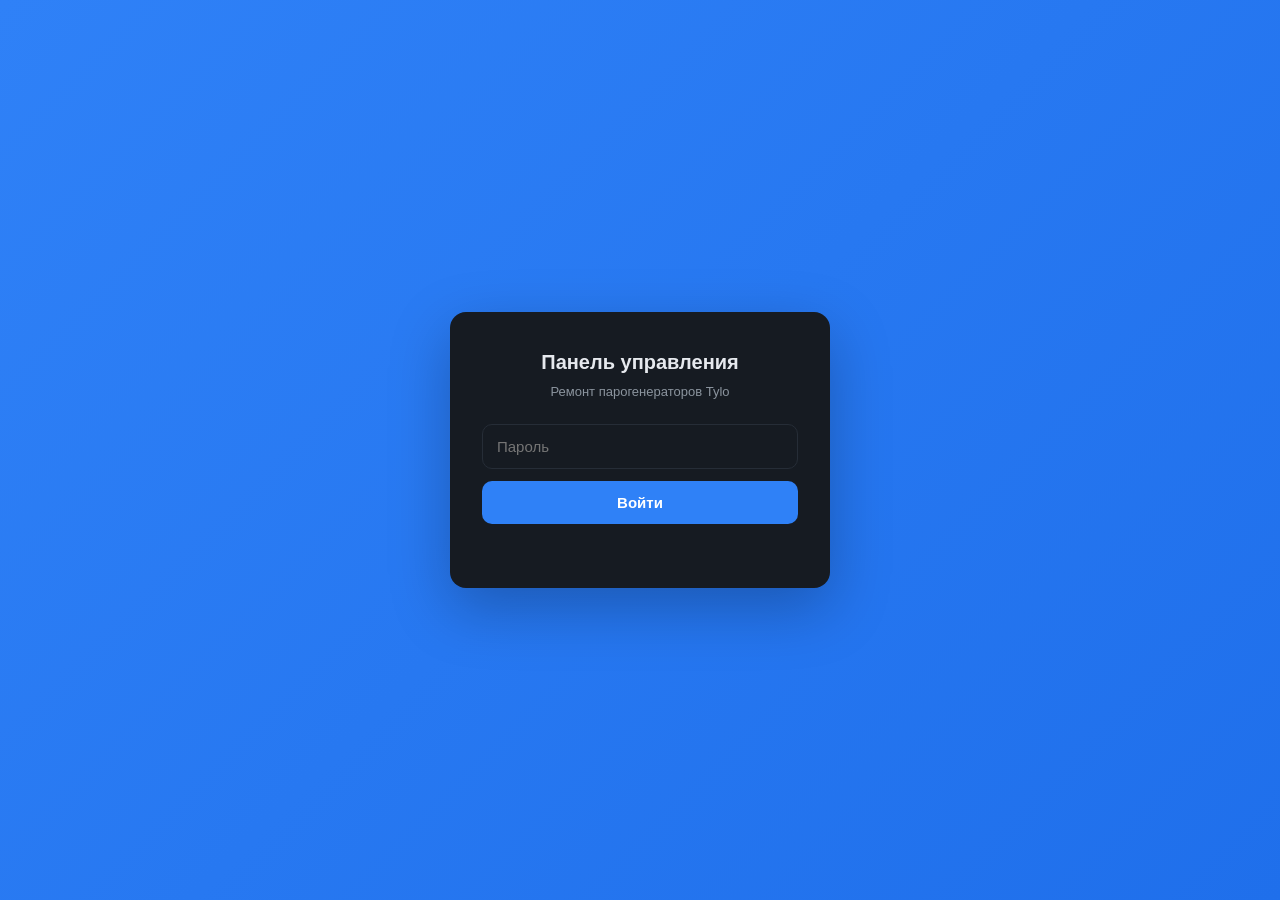
<file: docs/admin/index.html>
<!doctype html>
<html lang="ru">
<head>
<meta charset="utf-8">
<meta name="viewport" content="width=device-width,initial-scale=1">
<title>Панель управления — Ремонт парогенераторов Tylo</title>
<meta name="robots" content="noindex,nofollow">
<link rel="icon" href="../favicon.png">
<style>
:root{
  --a:#2f81f7; --ad:#1f6feb;
  --bg:#0e1116; --card:#161b22; --line:#262d37; --txt:#e6e9ee; --mut:#8b949e;
  --ok:#0f9d58; --warn:#e08b00; --bad:#c62828; --info:#2563eb;
  --sh:0 1px 2px rgba(0,0,0,.4),0 8px 24px rgba(0,0,0,.35);
}
*{box-sizing:border-box}
html,body{margin:0;padding:0}
body{background:var(--bg);color:var(--txt);font:15px/1.45 -apple-system,BlinkMacSystemFont,"Segoe UI",Roboto,Arial,sans-serif}
a{color:var(--a)}
button{font-family:inherit}
.hide{display:none !important}

/* ---------- вход ---------- */
#login{position:fixed;inset:0;background:linear-gradient(135deg,var(--a) 0%,var(--ad) 100%);
  display:flex;align-items:center;justify-content:center;padding:20px;z-index:50}
#login .box{background:var(--card);border-radius:16px;padding:36px 32px;width:100%;max-width:380px;
  box-shadow:0 20px 60px rgba(0,0,0,.25);text-align:center}
#login h1{margin:0 0 6px;font-size:20px}
#login p.sub{margin:0 0 22px;color:var(--mut);font-size:13px}
#login input{width:100%;padding:13px 14px;background:var(--card);color:var(--txt);border:1px solid var(--line);border-radius:10px;font-size:15px;outline:none;margin-bottom:12px}
#login input:focus{border-color:var(--a)}
#login .btn{width:100%;padding:13px;border:0;border-radius:10px;background:var(--a);color:#fff;font-weight:700;font-size:15px;cursor:pointer}
#login .btn:hover{background:var(--ad)}
#login .err{color:var(--bad);font-size:13px;margin-top:10px;min-height:18px}

/* ---------- каркас ---------- */
#app{display:flex;min-height:100vh}
.side{width:246px;flex:0 0 246px;background:var(--card);border-right:1px solid var(--line);
  display:flex;flex-direction:column;position:sticky;top:0;height:100vh}
.side .brand{padding:20px 20px 16px;border-bottom:1px solid var(--line)}
.side .brand .lg{display:inline-block;background:var(--a);color:#fff;font-weight:800;
  border-radius:9px;padding:7px 11px;font-size:14px;line-height:1.25}
.side .brand .sm{display:block;color:var(--mut);font-size:12px;margin-top:8px}
.side nav{padding:12px 10px;flex:1;overflow:auto}
.side nav a{display:flex;align-items:center;gap:10px;padding:10px 12px;border-radius:9px;
  color:var(--txt);text-decoration:none;font-weight:600;font-size:14px;margin-bottom:2px}
.side nav a:hover{background:#1f2630}
.side nav a.on{background:var(--a);color:#fff}
.side nav a .cnt{margin-left:auto;background:rgba(0,0,0,.08);border-radius:20px;padding:1px 8px;font-size:12px}
.side nav a.on .cnt{background:rgba(255,255,255,.25)}
.side .foot{padding:14px 18px;border-top:1px solid var(--line);font-size:12px;color:var(--mut)}
.side .foot .dot{display:inline-block;width:8px;height:8px;border-radius:50%;background:var(--ok);margin-right:6px}
.side .foot .dot.off{background:var(--warn)}
main{flex:1;min-width:0;padding:0 0 40px}

/* ---------- шапка ---------- */
.top{position:sticky;top:0;z-index:20;background:var(--card);border-bottom:1px solid var(--line);
  padding:14px 24px;display:flex;align-items:center;gap:12px;flex-wrap:wrap}
.top h2{margin:0;font-size:19px;flex:0 0 auto}
.top .sp{flex:1}
.top .grow{flex:1;min-width:180px}
input.f,select.f{padding:9px 12px;border:1px solid var(--line);border-radius:9px;font-size:14px;background:var(--card);color:var(--txt);outline:none;color:var(--txt)}
input.f:focus,select.f:focus{border-color:var(--a)}
.btn{padding:9px 15px;border:1px solid var(--line);background:var(--card);border-radius:9px;cursor:pointer;
  font-size:14px;font-weight:600;color:var(--txt);white-space:nowrap}
.btn:hover{background:#1f2630}
.btn.pri{background:var(--a);border-color:var(--a);color:#fff}
.btn.pri:hover{background:var(--ad)}
.btn.sm{padding:5px 10px;font-size:13px;border-radius:7px}
.btn.dgr{color:#ff8f8f;border-color:rgba(198,40,40,.45)}
.btn.dgr:hover{background:rgba(198,40,40,.12)}

/* ---------- карточки ---------- */
.wrap{padding:20px 24px}
.cards{display:grid;grid-template-columns:repeat(auto-fit,minmax(160px,1fr));gap:14px;margin-bottom:18px}
.card{background:var(--card);border:1px solid var(--line);border-radius:13px;padding:16px 18px;box-shadow:var(--sh)}
.card .k{color:var(--mut);font-size:12px;text-transform:uppercase;letter-spacing:.4px}
.card .v{font-size:28px;font-weight:800;margin-top:6px;line-height:1}
.card.a .v{color:var(--a)} .card.n .v{color:var(--info)} .card.w .v{color:var(--warn)} .card.d .v{color:var(--ok)}

.panel{background:var(--card);border:1px solid var(--line);border-radius:13px;box-shadow:var(--sh);overflow:hidden}
.panel .ph{padding:14px 18px;border-bottom:1px solid var(--line);display:flex;align-items:center;gap:10px;flex-wrap:wrap}
.panel .ph h3{margin:0;font-size:15px}
.chips{display:flex;gap:6px;flex-wrap:wrap}
.chip{padding:6px 13px;border:1px solid var(--line);border-radius:20px;background:var(--card);cursor:pointer;font-size:13px;font-weight:600;color:var(--mut)}
.chip.on{background:var(--a);border-color:var(--a);color:#fff}

/* ---------- таблица ---------- */
.tw{overflow:auto}
table{width:100%;border-collapse:collapse;font-size:14px}
th{text-align:left;padding:11px 14px;background:#1a202a;border-bottom:1px solid var(--line);
  font-size:12px;text-transform:uppercase;letter-spacing:.4px;color:var(--mut);white-space:nowrap}
td{padding:11px 14px;border-bottom:1px solid #232a35;vertical-align:top}
tr:hover td{background:#1b222c}
td.dt{white-space:nowrap;color:var(--mut);font-size:13px}
td.ph b{font-weight:700}
.msg{max-width:320px;color:var(--mut);font-size:13px;overflow:hidden;text-overflow:ellipsis;display:-webkit-box;-webkit-line-clamp:2;-webkit-box-orient:vertical}
.tag{display:inline-block;padding:2px 9px;border-radius:20px;font-size:12px;font-weight:700;background:#232b36;color:#cbd5e1}
.st{display:inline-block;padding:3px 10px;border-radius:20px;font-size:12px;font-weight:700;cursor:pointer;border:1px solid transparent}
.st.new{background:rgba(47,129,247,.16);color:#8ab4ff} .st.work{background:rgba(224,139,0,.14);color:#ffc875}
.st.done{background:rgba(15,157,88,.14);color:#6fd69a} .st.cancel{background:rgba(198,40,40,.14);color:#ff8f8f}
.acts{white-space:nowrap;text-align:right}
.empty{padding:48px 20px;text-align:center;color:var(--mut)}
.empty b{display:block;font-size:16px;color:var(--txt);margin-bottom:6px}

/* ---------- боковая панель заявки ---------- */
#shade{position:fixed;inset:0;background:rgba(16,24,40,.45);z-index:40;display:none}
#shade.on{display:block}
.drawer{position:fixed;top:0;right:0;bottom:0;width:440px;max-width:100%;background:var(--card);z-index:41;
  box-shadow:-10px 0 40px rgba(0,0,0,.15);transform:translateX(105%);transition:transform .22s ease;
  display:flex;flex-direction:column}
.drawer.on{transform:none}
.drawer .dh{padding:18px 20px;border-bottom:1px solid var(--line);display:flex;align-items:center;gap:10px}
.drawer .dh h3{margin:0;font-size:17px;flex:1}
.drawer .db{padding:18px 20px;overflow:auto;flex:1}
.kv{display:flex;gap:14px;padding:9px 0;border-bottom:1px solid #232a35;font-size:14px}
.kv span{width:120px;flex:0 0 120px;color:var(--mut)}
.kv b{font-weight:600;word-break:break-word}
.drawer label{display:block;font-size:12px;color:var(--mut);margin:16px 0 6px;text-transform:uppercase;letter-spacing:.4px}
.drawer textarea{width:100%;min-height:88px;padding:10px 12px;background:var(--card);color:var(--txt);border:1px solid var(--line);border-radius:9px;font-family:inherit;font-size:14px;resize:vertical}
.drawer .df{padding:14px 20px;border-top:1px solid var(--line);display:flex;gap:8px;flex-wrap:wrap}

/* ---------- модалка ---------- */
.modal{position:fixed;inset:0;z-index:60;display:none;align-items:center;justify-content:center;padding:20px;background:rgba(16,24,40,.5)}
.modal.on{display:flex}
.modal .mb{background:var(--card);border-radius:15px;width:100%;max-width:460px;padding:24px;box-shadow:0 20px 60px rgba(0,0,0,.3)}
.modal h3{margin:0 0 16px;font-size:18px}
.fld{margin-bottom:13px}
.fld label{display:block;font-size:12px;color:var(--mut);margin-bottom:5px;text-transform:uppercase;letter-spacing:.4px}
.fld input,.fld select,.fld textarea{width:100%;padding:10px 12px;border:1px solid var(--line);border-radius:9px;font-family:inherit;font-size:14px;outline:none;background:var(--card);color:var(--txt)}
.fld input:focus,.fld select:focus,.fld textarea:focus{border-color:var(--a)}
.modal .mf{display:flex;gap:9px;justify-content:flex-end;margin-top:18px}
.hint{font-size:12px;color:var(--mut);margin-top:6px}

/* ---------- диаграмма ---------- */
.chart{display:flex;align-items:flex-end;gap:6px;height:170px;padding:16px 18px}
.chart .b{flex:1;background:var(--a);border-radius:5px 5px 0 0;min-height:2px;position:relative;opacity:.9}
.chart .b:hover{opacity:1}
.chart .b i{position:absolute;bottom:-19px;left:0;right:0;text-align:center;font-size:10px;color:var(--mut);font-style:normal}
.chart-wrap{padding-bottom:24px}

/* ---------- настройки ---------- */
.row{display:flex;gap:12px;padding:13px 18px;border-bottom:1px solid #232a35;align-items:center;flex-wrap:wrap}
.row .lb{width:210px;flex:0 0 210px;color:var(--mut);font-size:13px}
.row .vl{flex:1;min-width:180px;font-weight:600;word-break:break-all}

#toast{position:fixed;left:50%;bottom:26px;transform:translate(-50%,20px);background:#111827;color:#fff;
  padding:12px 20px;border-radius:10px;font-size:14px;opacity:0;pointer-events:none;transition:.2s;z-index:99}
#toast.on{opacity:1;transform:translate(-50%,0)}

@media (max-width:900px){
  .side{display:none}
  .wrap,.top{padding-left:14px;padding-right:14px}
  .row .lb{width:100%;flex:none}
}
</style>
</head>
<body>

<div id="login">
  <div class="box">
    <h1>Панель управления</h1>
    <p class="sub">Ремонт парогенераторов Tylo</p>
    <input type="password" id="pw" placeholder="Пароль" autocomplete="current-password">
    <button class="btn" id="loginBtn">Войти</button>
    <div class="err" id="loginErr"></div>
  </div>
</div>

<div id="app" class="hide">
  <aside class="side">
    <div class="brand">
      <span class="lg">Tylo</span>
      <span class="sm">Ремонт парогенераторов Tylo</span>
    </div>
    <nav>
      <a href="#" data-v="leads" class="on">Заявки <span class="cnt" id="nAll">0</span></a>
      <a href="#" data-v="stats">Сводка</a>
      <a href="#" data-v="set">Настройки</a>
    </nav>
    <div class="foot"><span class="dot" id="modeDot"></span><span id="modeTxt">подключение…</span></div>
  </aside>

  <main>
    <header class="top">
      <h2 id="vTitle">Заявки</h2>
      <div class="sp"></div>
      <input class="f grow" id="q" placeholder="Поиск: имя, телефон, текст…" style="max-width:280px">
      <select class="f" id="fSrc"><option value="">Все источники</option></select>
      <button class="btn" id="btnRefresh">Обновить</button>
      <button class="btn pri" id="btnAdd">+ Заявка</button>
    </header>

    <div class="wrap">
      <div class="cards" id="cards"></div>

      <!-- ===== заявки ===== -->
      <section id="v-leads">
        <div class="panel">
          <div class="ph">
            <h3>Заявки</h3>
            <div class="chips" id="chips">
              <button class="chip on" data-s="">Все</button>
              <button class="chip" data-s="new">Новые</button>
              <button class="chip" data-s="work">В работе</button>
              <button class="chip" data-s="done">Завершённые</button>
              <button class="chip" data-s="cancel">Отменённые</button>
            </div>
            <div style="flex:1"></div>
            <select class="f" id="sort">
              <option value="desc">Сначала новые</option>
              <option value="asc">Сначала старые</option>
            </select>
            <button class="btn sm" id="btnCsv">CSV</button>
          </div>
          <div class="tw">
            <table>
              <thead><tr>
                <th>Дата</th><th>Имя</th><th>Телефон</th><th>Сообщение</th>
                <th>Форма</th><th>Статус</th><th></th>
              </tr></thead>
              <tbody id="tb"></tbody>
            </table>
          </div>
          <div class="empty hide" id="empty"><b>Заявок нет</b>Как только они появятся — будут здесь</div>
        </div>
      </section>

      <!-- ===== сводка ===== -->
      <section id="v-stats" class="hide">
        <div class="panel" style="margin-bottom:18px">
          <div class="ph"><h3>Заявки за 14 дней</h3></div>
          <div class="chart-wrap"><div class="chart" id="chart"></div></div>
        </div>
        <div class="panel">
          <div class="ph"><h3>По формам</h3></div>
          <div id="bySrc"></div>
        </div>
      </section>

      <!-- ===== настройки ===== -->
      <section id="v-set" class="hide">
        <div class="panel">
          <div class="ph"><h3>Подключения</h3></div>
          <div class="row"><div class="lb">Хранилище заявок</div><div class="vl" id="sStore">—</div></div>
          <div class="row"><div class="lb">Заявки с сайта</div><div class="vl">
            <button class="btn sm" id="btnReload">Перечитать из хранилища</button></div></div>
        </div>
      </section>
    </div>
  </main>
</div>

<div id="shade"></div>

<div class="drawer" id="drawer">
  <div class="dh"><h3 id="dTitle">Заявка</h3><button class="btn sm" id="dClose">Закрыть</button></div>
  <div class="db" id="dBody"></div>
  <div class="df">
    <button class="btn dgr" id="dDel">Удалить</button>
  </div>
</div>

<div class="modal" id="modal">
  <div class="mb">
    <h3 id="mTitle">Новая заявка</h3>
    <div class="fld"><label>Имя</label><input id="mName" placeholder="Иван"></div>
    <div class="fld"><label>Телефон *</label><input id="mPhone" placeholder="+7 (900) 000-00-00"></div>
    <div class="fld"><label>Сообщение</label><textarea id="mMsg" placeholder="Что с техникой"></textarea></div>
    <div class="fld"><label>Статус</label><select id="mStatus">
      <option value="new">Новая</option><option value="work">В работе</option>
      <option value="done">Завершена</option><option value="cancel">Отменена</option></select></div>
    <div class="mf"><button class="btn" id="mCancel">Отмена</button><button class="btn pri" id="mSave">Сохранить</button></div>
  </div>
</div>

<div id="toast"></div>

<script>
/* ==================== конфиг, подставленный сборкой ==================== */
var CFG = {
  sbUrl: "aHR0cHM6Ly93ZWRlZmx2b3J5ZmRrenVvZGd6Zy5zdXBhYmFzZS5jbw==",
  sbKey: "c2JfcHVibGlzaGFibGVfNk1COTBaLU1zNXdGeEFNdFJNUGEyd182LWNlOFFvdg==",
  site: "holodok",
  phone: "+7 (999) 584-43-58"
};
function b64d(s){ try { return s ? atob(s) : ""; } catch(e){ return ""; } }
var SB_URL = b64d(CFG.sbUrl), SB_KEY = b64d(CFG.sbKey);
var LOCAL_KEY = "leads_" + (CFG.site || "site");
var HAS_SB = !!(SB_URL && SB_KEY);

/* ==================== состояние ==================== */
var ALL = [], VIEW = [], filter = {status:"", q:"", src:"", sort:"desc"}, current = null, mode = "local";

/* ==================== утилиты ==================== */
function $(s){ return document.querySelector(s); }
function esc(s){ return String(s == null ? "" : s).replace(/[&<>"']/g, function(c){
  return {"&":"&amp;","<":"&lt;",">":"&gt;",'"':"&quot;","'":"&#39;"}[c]; }); }
function toast(msg){ var t = $("#toast"); t.textContent = msg; t.classList.add("on");
  clearTimeout(t._t); t._t = setTimeout(function(){ t.classList.remove("on"); }, 2600); }
function uid(){ if (window.crypto && crypto.randomUUID) { try { return crypto.randomUUID(); } catch(e){} }
  return "local-" + Date.now() + "-" + Math.random().toString(36).slice(2, 10); }
function fmt(d){ if (!d) return "—"; var x = new Date(d); if (isNaN(x)) return "—";
  var p = function(n){ return n < 10 ? "0" + n : "" + n; };
  return p(x.getDate()) + "." + p(x.getMonth() + 1) + "." + x.getFullYear() + " " + p(x.getHours()) + ":" + p(x.getMinutes()); }
var MY_MARK = new RegExp("holodok|tulyacenter|tylo|parogenerator", "i");   // как опознать «свои» старые заявки (до введения тегов)
function leadSite(l){
  if (l.site) return l.site;
  if (l.utm) return l.utm;
  return MY_MARK.test((l.page || "") + " " + (l.source || "")) ? CFG.site : "";
}
var ST = {new:["Новая","new"], work:["В работе","work"], done:["Завершена","done"], cancel:["Отменена","cancel"]};

/* ==================== хранилище ==================== */
function sbHeaders(){ return {apikey: SB_KEY, Authorization: "Bearer " + SB_KEY,
  "Content-Type": "application/json"}; }

/* Пароль админки хранится ТОЛЬКО в базе (private.admin_auth, читать может
   только владелец БД) и попадает в панель через форму входа. В HTML
   пароля нет — выцепить его из кода страницы невозможно. */
var SESS_PW = "";
function rpc(action, id, value, pwOverride){
  var pw = pwOverride || SESS_PW;
  if (!pw) return Promise.reject(new Error("Нет пароля сессии"));
  return fetch(SB_URL + "/rest/v1/rpc/admin_leads_site", {method: "POST", headers: sbHeaders(),
    body: JSON.stringify({p_site: CFG.site, p_password: pw, p_action: action,
                          p_id: id || null, p_value: value || null})
  }).then(function(r){ return r.json(); }).then(function(j){
    var o = Array.isArray(j) ? j[0] : j;
    if (!o || o.ok === false) throw new Error((o && o.error) || "Отказ хранилища");
    return o;
  });
}

function localGet(){ try { return JSON.parse(localStorage.getItem(LOCAL_KEY) || "[]"); } catch(e){ return []; } }
function localSet(a){ localStorage.setItem(LOCAL_KEY, JSON.stringify(a)); }

function loadLeads(){
  var onlyMine = function(list){
    return (list || []).filter(function(l){ return leadSite(l) === CFG.site; });
  };
  if (!HAS_SB) { mode = "local"; ALL = onlyMine(localGet()); return Promise.resolve(); }
  return rpc("list").then(function(o){
    ALL = onlyMine(o.leads); mode = "sb";
  }).catch(function(e){
    mode = "local"; ALL = onlyMine(localGet());
    toast("Хранилище недоступно — локальный режим");
    console.warn(e);
  });
}

function insertLead(rec){
  if (!HAS_SB) { var a = localGet(); a.unshift(rec); localSet(a); ALL = a; return Promise.resolve(); }
  var base = {name: rec.name || "", phone: rec.phone || "", message: rec.message || "",
              source: rec.source || "", page: rec.page || "", status: rec.status || "new",
              utm: rec.site || CFG.site || ""};
  function send(p){ return fetch(SB_URL + "/rest/v1/leads", {method: "POST",
    headers: Object.assign(sbHeaders(), {Prefer: "return=minimal"}), body: JSON.stringify(p)}); }
  return send(base).then(function(r){
    if (!r.ok) throw new Error("insert " + r.status);
    return true;
  }).then(function(){ return loadLeads(); }).catch(function(){
    var a2 = localGet(); a2.unshift(rec); localSet(a2); ALL = a2; return true; });
}

function setLeadField(id, action, value){
  if (!HAS_SB || String(id).indexOf("local-") === 0) {
    var a = localGet();
    for (var i = 0; i < a.length; i++) {
      if (a[i].id === id) {
        if (action === "status") a[i].status = value;
        else if (action === "comment") a[i].comment = value;
        else if (action === "delete") a.splice(i, 1);
      }
    }
    localSet(a); ALL = a; render(); return Promise.resolve();
  }
  return rpc(action, id, value).then(function(){ return loadLeads(); }).then(render)
    .catch(function(){ toast("Не удалось сохранить"); });
}

/* ==================== отрисовка ==================== */
function cards(){
  var t = ALL.length, n = 0, w = 0, d = 0, today = 0, day = new Date(); day.setHours(0, 0, 0, 0);
  ALL.forEach(function(l){
    if (l.status === "new") n++; else if (l.status === "work") w++; else if (l.status === "done") d++;
    var x = new Date(l.created_at || l.createdAt || 0);
    if (!isNaN(x) && x >= day) today++;
  });
  $("#cards").innerHTML =
    card("a", "Всего заявок", t) + card("n", "Новые", n) + card("w", "В работе", w) +
    card("d", "Завершено", d) + card("", "За сегодня", today);
  $("#nAll").textContent = t;
}
function card(c, k, v){
  return '<div class="card ' + c + '"><div class="k">' + k + '</div><div class="v">' + v + '</div></div>';
}

function applyFilter(){
  var q = filter.q.toLowerCase().trim();
  VIEW = ALL.filter(function(l){
    if (filter.status && (l.status || "new") !== filter.status) return false;
    if (filter.src && (l.source || "") !== filter.src) return false;
    if (q) {
      var s = ((l.name || "") + " " + (l.phone || "") + " " + (l.message || "") + " " + (l.comment || "")).toLowerCase();
      if (s.indexOf(q) === -1) return false;
    }
    return true;
  });
  VIEW.sort(function(a, b){
    var x = new Date(a.created_at || a.createdAt || 0), y = new Date(b.created_at || b.createdAt || 0);
    return filter.sort === "asc" ? x - y : y - x;
  });
  renderTable();
}

function renderTable(){
  var tb = $("#tb");
  if (!VIEW.length) { tb.innerHTML = ""; $("#empty").classList.remove("hide"); return; }
  $("#empty").classList.add("hide");
  tb.innerHTML = VIEW.map(function(l){
    var st = l.status || "new", s = ST[st] || ST.new;
    return '<tr data-id="' + esc(l.id) + '">' +
      '<td class="dt">' + fmt(l.created_at || l.createdAt) + '</td>' +
      '<td>' + (esc(l.name) || '<span style="color:#9aa1ab">—</span>') + '</td>' +
      '<td class="ph"><b><a href="tel:' + esc((l.phone || "").replace(/[^\d+]/g, "")) + '">' + esc(l.phone) + '</a></b></td>' +
      '<td class="msg">' + (esc(l.message) || "—") + '</td>' +
      '<td>' + esc(l.source || "—") + '</td>' +
      '<td><span class="st ' + s[1] + '" data-act="st">' + s[0] + '</span></td>' +
      '<td class="acts">' +
        '<button class="btn sm" data-act="open">Открыть</button> ' +
        '<button class="btn sm dgr" data-act="del">✕</button>' +
      '</td></tr>';
  }).join("");
}

function fillSelects(){
  var srcs = {};
  ALL.forEach(function(l){ if (l.source) srcs[l.source] = 1; });
  keepSel($("#fSrc"), Object.keys(srcs).sort(), "Все источники");
}
function keepSel(sel, list, all){
  var cur = sel.value;
  sel.innerHTML = '<option value="">' + all + '</option>' +
    list.map(function(v){ return '<option value="' + esc(v) + '">' + esc(v) + '</option>'; }).join("");
  sel.value = cur;
}

function chart(){
  var days = [], map = {}, i, d = new Date(); d.setHours(0, 0, 0, 0);
  for (i = 13; i >= 0; i--) { var x = new Date(d.getTime() - i * 86400000);
    var k = x.toISOString().slice(0, 10); days.push(k); map[k] = 0; }
  ALL.forEach(function(l){ var k = new Date(l.created_at || l.createdAt || 0).toISOString().slice(0, 10);
    if (map[k] !== undefined) map[k]++; });
  var max = Math.max.apply(null, days.map(function(k){ return map[k]; }).concat([1]));
  $("#chart").innerHTML = days.map(function(k){
    var h = Math.round(map[k] / max * 130);
    return '<div class="b" style="height:' + Math.max(h, 3) + 'px" title="' + k + ': ' + map[k] + '">' +
           '<i>' + k.slice(8) + '</i></div>';
  }).join("");
  var byS = {};
  ALL.forEach(function(l){ var s = l.source || "—"; byS[s] = (byS[s] || 0) + 1; });
  var rows = Object.keys(byS).sort(function(a, b){ return byS[b] - byS[a]; });
  $("#bySrc").innerHTML = rows.length ? rows.map(function(s){
    return '<div class="row"><div class="lb">' + esc(s) + '</div><div class="vl">' + byS[s] + ' шт.</div></div>';
  }).join("") : '<div class="empty">Нет данных</div>';
}

function render(){ cards(); fillSelects(); applyFilter(); if (!$("#v-stats").classList.contains("hide")) chart(); }

/* ==================== карточка заявки ==================== */
function openLead(id){
  current = ALL.filter(function(l){ return String(l.id) === String(id); })[0];
  if (!current) return;
  var l = current, st = l.status || "new";
  $("#dTitle").textContent = l.name || l.phone || "Заявка";
  $("#dBody").innerHTML =
    row("Дата", fmt(l.created_at || l.createdAt)) +
    row("Имя", esc(l.name) || "—") +
    row("Телефон", '<a href="tel:' + esc((l.phone || "").replace(/[^\d+]/g, "")) + '">' + esc(l.phone) + '</a>') +
    row("Сообщение", esc(l.message) || "—") +
    row("Форма", esc(l.source) || "—") +
    row("Страница", l.page ? '<a href="' + esc(l.page) + '" target="_blank" rel="noopener">' + esc(l.page) + '</a>' : "—") +
    row("Статус", '<span class="st ' + (ST[st] || ST.new)[1] + '">' + (ST[st] || ST.new)[0] + '</span>') +
    '<label>Комментарий</label><textarea id="dComment">' + esc(l.comment || "") + '</textarea>' +
    '<label>Быстрый статус</label><select class="f" id="dStatus" style="width:100%">' +
      Object.keys(ST).map(function(k){ return '<option value="' + k + '"' + (k === st ? " selected" : "") + '>' + ST[k][0] + '</option>'; }).join("") +
    '</select>' +
    '<div class="hint">Комментарий и статус сохраняются при закрытии карточки.</div>';
  $("#drawer").classList.add("on"); $("#shade").classList.add("on");
}
function row(k, v){ return '<div class="kv"><span>' + k + '</span><b>' + v + '</b></div>'; }

function closeDrawer(save){
  var el = $("#drawer");
  if (!el.classList.contains("on")) return;
  if (save && current) {
    var c = $("#dComment"), s = $("#dStatus");
    var jobs = [];
    if (c && (c.value || "") !== (current.comment || "")) { current.comment = c.value; jobs.push(setLeadField(current.id, "comment", c.value)); }
    if (s && s.value !== (current.status || "new")) { current.status = s.value; jobs.push(setLeadField(current.id, "status", s.value)); }
    if (jobs.length) { Promise.all(jobs).then(function(){ loadLeads().then(render); }); }
  }
  el.classList.remove("on"); $("#shade").classList.remove("on"); current = null;
}

/* ==================== события ==================== */
document.addEventListener("click", function(e){
  var t = e.target.closest("[data-act]");
  if (t && t.closest("#tb")) {
    var id = t.closest("tr").getAttribute("data-id"), a = t.getAttribute("data-act");
    var l = ALL.filter(function(x){ return String(x.id) === String(id); })[0];
    if (!l) return;
    if (a === "open") { openLead(id); }
    else if (a === "del") { if (confirm("Удалить заявку?")) setLeadField(id, "delete"); }
    else if (a === "st") {
      var order = ["new", "work", "done", "cancel"], nx = order[(order.indexOf(l.status || "new") + 1) % order.length];
      setLeadField(id, "status", nx);
    }
    return;
  }
  var nv = e.target.closest(".side nav a");
  if (nv) { e.preventDefault(); switchView(nv.getAttribute("data-v")); }
});

function switchView(v){
  document.querySelectorAll(".side nav a").forEach(function(a){ a.classList.toggle("on", a.getAttribute("data-v") === v); });
  $("#v-leads").classList.toggle("hide", v !== "leads");
  $("#v-stats").classList.toggle("hide", v !== "stats");
  $("#v-set").classList.toggle("hide", v !== "set");
  $("#vTitle").textContent = {leads: "Заявки", stats: "Сводка", set: "Настройки"}[v] || "Заявки";
  if (v === "stats") chart();
}

$("#q").addEventListener("input", function(){ filter.q = this.value; applyFilter(); });
$("#fSrc").addEventListener("change", function(){ filter.src = this.value; applyFilter(); });
$("#sort").addEventListener("change", function(){ filter.sort = this.value; applyFilter(); });
$("#chips").addEventListener("click", function(e){
  var c = e.target.closest(".chip"); if (!c) return;
  document.querySelectorAll("#chips .chip").forEach(function(x){ x.classList.remove("on"); });
  c.classList.add("on"); filter.status = c.getAttribute("data-s"); applyFilter();
});
$("#btnRefresh").addEventListener("click", function(){ loadLeads().then(render).then(function(){ toast("Обновлено"); }); });
$("#btnReload").addEventListener("click", function(){ loadLeads().then(render).then(function(){ toast("Перечитано"); }); });
$("#dClose").addEventListener("click", function(){ closeDrawer(true); });
$("#shade").addEventListener("click", function(){ closeDrawer(true); });
$("#dDel").addEventListener("click", function(){
  if (!current) return;
  if (confirm("Удалить заявку?")) { var id = current.id; closeDrawer(false); setLeadField(id, "delete"); }
});

/* новая заявка */
$("#btnAdd").addEventListener("click", function(){
  $("#mName").value = ""; $("#mPhone").value = ""; $("#mMsg").value = "";
  $("#mStatus").value = "new";
  $("#modal").classList.add("on");
});
$("#mCancel").addEventListener("click", function(){ $("#modal").classList.remove("on"); });
$("#modal").addEventListener("click", function(e){ if (e.target === this) this.classList.remove("on"); });
$("#mSave").addEventListener("click", function(){
  var phone = $("#mPhone").value.trim();
  if ((phone.match(/\d/g) || []).length < 10) { toast("Введите телефон полностью"); return; }
  var rec = {id: uid(), created_at: new Date().toISOString(), name: $("#mName").value.trim(),
             phone: phone, message: $("#mMsg").value.trim(), source: "Добавлено вручную",
             page: location.href, status: $("#mStatus").value, site: CFG.site};
  $("#modal").classList.remove("on");
  var p = insertLead(rec);
  p.then(function(){ return loadLeads(); }).then(function(){ render(); toast("Заявка добавлена"); });
});

/* CSV */
$("#btnCsv").addEventListener("click", function(){
  if (!VIEW.length) { toast("Нечего экспортировать"); return; }
  var head = ["Дата", "Имя", "Телефон", "Сообщение", "Форма", "Статус", "Комментарий"];
  var lines = [head.join(";")];
  VIEW.forEach(function(l){
    lines.push([fmt(l.created_at || l.createdAt), l.name || "", l.phone || "", l.message || "",
                l.source || "", (ST[l.status || "new"] || ST.new)[0], l.comment || ""]
      .map(function(v){ return '"' + String(v).replace(/"/g, '""') + '"'; }).join(";"));
  });
  var blob = new Blob(["\ufeff" + lines.join("\r\n")], {type: "text/csv;charset=utf-8"});
  var a = document.createElement("a");
  a.href = URL.createObjectURL(blob);
  a.download = "leads-" + new Date().toISOString().slice(0, 10) + ".csv";
  a.click();
});

/* вход */
function enter(){
  var pw = $("#pw").value;
  if (!pw) { $("#loginErr").textContent = "Введите пароль"; return; }
  $("#loginErr").textContent = "";
  if (!HAS_SB) { SESS_PW = pw; afterEnter(); return; }
  rpc("list", null, null, pw).then(function(){
    SESS_PW = pw; afterEnter();
  }).catch(function(e){
    var msg = String((e && e.message) || "");
    if (/парол/i.test(msg)) {
      $("#loginErr").textContent = "Неверный пароль";
    } else if (/слишком много попыток/i.test(msg)) {
      $("#loginErr").textContent = "Слишком много попыток входа. Подождите 15 минут и попробуйте снова.";
    } else if (/failed to fetch|networkerror|load failed/i.test(msg)) {
      $("#loginErr").textContent = "Нет связи с хранилищем. Проверьте подключение и попробуйте позже.";
    } else {
      $("#loginErr").textContent = "Хранилище недоступно";
    }
  });
}
function afterEnter(){
  $("#login").classList.add("hide"); $("#app").classList.remove("hide");
  $("#sStore").textContent = HAS_SB ? "Supabase (общее хранилище)" : "Локально в этом браузере";
  loadLeads().then(function(){
    $("#modeDot").classList.toggle("off", mode !== "sb");
    $("#modeTxt").textContent = mode === "sb" ? "хранилище подключено" : "локальный режим";
    render();
  });
}
$("#loginBtn").addEventListener("click", enter);
$("#pw").addEventListener("keydown", function(e){ if (e.key === "Enter") enter(); });
</script>
</body>
</html>
</file>
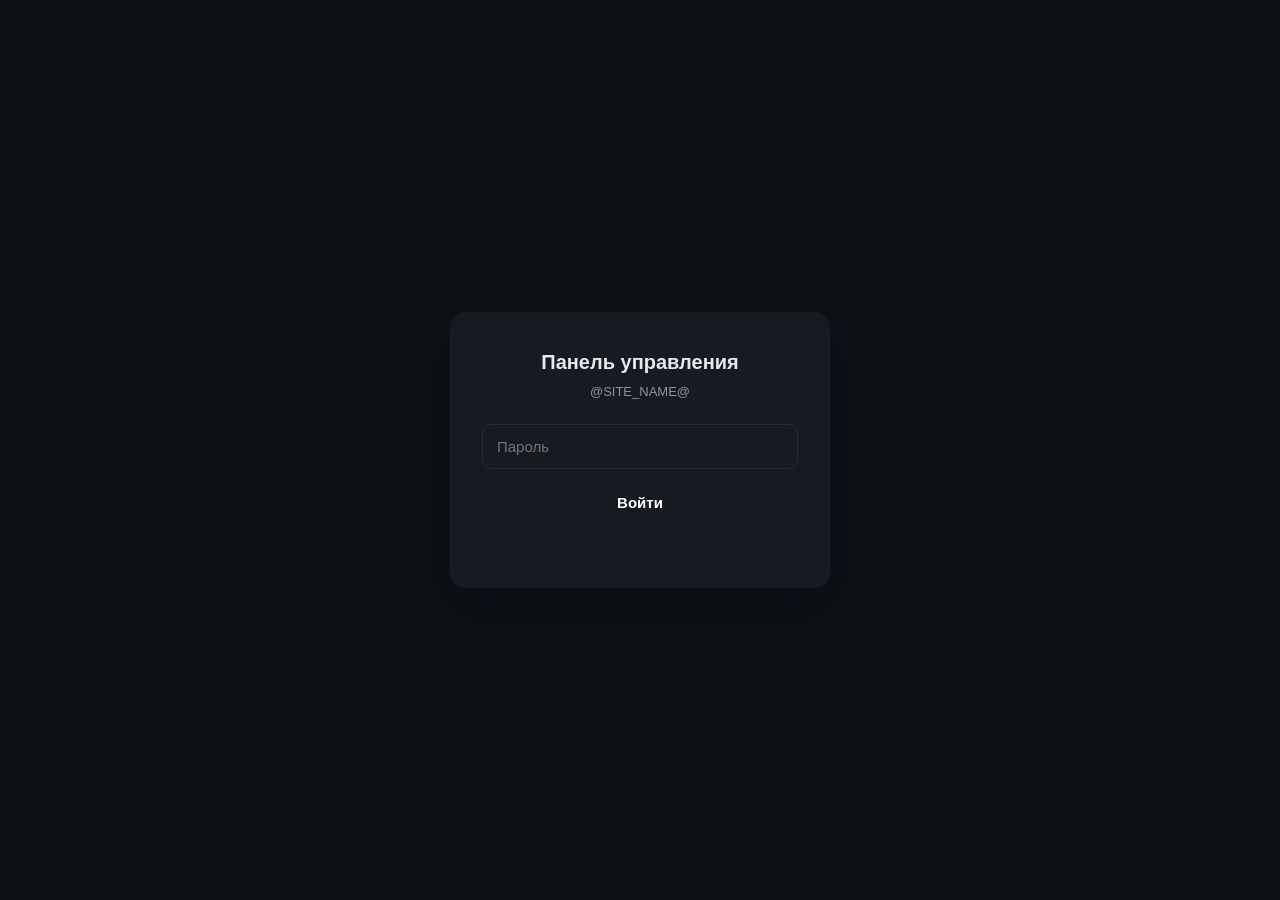
<file: admin_src.html>
<!doctype html>
<html lang="ru">
<head>
<meta charset="utf-8">
<meta name="viewport" content="width=device-width,initial-scale=1">
<title>Панель управления — @SITE_NAME@</title>
<meta name="robots" content="noindex,nofollow">
<link rel="icon" href="../favicon.png">
<style>
:root{
  --a:@ACCENT@; --ad:@ACCENT_DARK@;
  --bg:#0e1116; --card:#161b22; --line:#262d37; --txt:#e6e9ee; --mut:#8b949e;
  --ok:#0f9d58; --warn:#e08b00; --bad:#c62828; --info:#2563eb;
  --sh:0 1px 2px rgba(0,0,0,.4),0 8px 24px rgba(0,0,0,.35);
}
*{box-sizing:border-box}
html,body{margin:0;padding:0}
body{background:var(--bg);color:var(--txt);font:15px/1.45 -apple-system,BlinkMacSystemFont,"Segoe UI",Roboto,Arial,sans-serif}
a{color:var(--a)}
button{font-family:inherit}
.hide{display:none !important}

/* ---------- вход ---------- */
#login{position:fixed;inset:0;background:linear-gradient(135deg,var(--a) 0%,var(--ad) 100%);
  display:flex;align-items:center;justify-content:center;padding:20px;z-index:50}
#login .box{background:var(--card);border-radius:16px;padding:36px 32px;width:100%;max-width:380px;
  box-shadow:0 20px 60px rgba(0,0,0,.25);text-align:center}
#login h1{margin:0 0 6px;font-size:20px}
#login p.sub{margin:0 0 22px;color:var(--mut);font-size:13px}
#login input{width:100%;padding:13px 14px;background:var(--card);color:var(--txt);border:1px solid var(--line);border-radius:10px;font-size:15px;outline:none;margin-bottom:12px}
#login input:focus{border-color:var(--a)}
#login .btn{width:100%;padding:13px;border:0;border-radius:10px;background:var(--a);color:#fff;font-weight:700;font-size:15px;cursor:pointer}
#login .btn:hover{background:var(--ad)}
#login .err{color:var(--bad);font-size:13px;margin-top:10px;min-height:18px}

/* ---------- каркас ---------- */
#app{display:flex;min-height:100vh}
.side{width:246px;flex:0 0 246px;background:var(--card);border-right:1px solid var(--line);
  display:flex;flex-direction:column;position:sticky;top:0;height:100vh}
.side .brand{padding:20px 20px 16px;border-bottom:1px solid var(--line)}
.side .brand .lg{display:inline-block;background:var(--a);color:#fff;font-weight:800;
  border-radius:9px;padding:7px 11px;font-size:14px;line-height:1.25}
.side .brand .sm{display:block;color:var(--mut);font-size:12px;margin-top:8px}
.side nav{padding:12px 10px;flex:1;overflow:auto}
.side nav a{display:flex;align-items:center;gap:10px;padding:10px 12px;border-radius:9px;
  color:var(--txt);text-decoration:none;font-weight:600;font-size:14px;margin-bottom:2px}
.side nav a:hover{background:#1f2630}
.side nav a.on{background:var(--a);color:#fff}
.side nav a .cnt{margin-left:auto;background:rgba(0,0,0,.08);border-radius:20px;padding:1px 8px;font-size:12px}
.side nav a.on .cnt{background:rgba(255,255,255,.25)}
.side .foot{padding:14px 18px;border-top:1px solid var(--line);font-size:12px;color:var(--mut)}
.side .foot .dot{display:inline-block;width:8px;height:8px;border-radius:50%;background:var(--ok);margin-right:6px}
.side .foot .dot.off{background:var(--warn)}
main{flex:1;min-width:0;padding:0 0 40px}

/* ---------- шапка ---------- */
.top{position:sticky;top:0;z-index:20;background:var(--card);border-bottom:1px solid var(--line);
  padding:14px 24px;display:flex;align-items:center;gap:12px;flex-wrap:wrap}
.top h2{margin:0;font-size:19px;flex:0 0 auto}
.top .sp{flex:1}
.top .grow{flex:1;min-width:180px}
input.f,select.f{padding:9px 12px;border:1px solid var(--line);border-radius:9px;font-size:14px;background:var(--card);color:var(--txt);outline:none;color:var(--txt)}
input.f:focus,select.f:focus{border-color:var(--a)}
.btn{padding:9px 15px;border:1px solid var(--line);background:var(--card);border-radius:9px;cursor:pointer;
  font-size:14px;font-weight:600;color:var(--txt);white-space:nowrap}
.btn:hover{background:#1f2630}
.btn.pri{background:var(--a);border-color:var(--a);color:#fff}
.btn.pri:hover{background:var(--ad)}
.btn.sm{padding:5px 10px;font-size:13px;border-radius:7px}
.btn.dgr{color:#ff8f8f;border-color:rgba(198,40,40,.45)}
.btn.dgr:hover{background:rgba(198,40,40,.12)}

/* ---------- карточки ---------- */
.wrap{padding:20px 24px}
.cards{display:grid;grid-template-columns:repeat(auto-fit,minmax(160px,1fr));gap:14px;margin-bottom:18px}
.card{background:var(--card);border:1px solid var(--line);border-radius:13px;padding:16px 18px;box-shadow:var(--sh)}
.card .k{color:var(--mut);font-size:12px;text-transform:uppercase;letter-spacing:.4px}
.card .v{font-size:28px;font-weight:800;margin-top:6px;line-height:1}
.card.a .v{color:var(--a)} .card.n .v{color:var(--info)} .card.w .v{color:var(--warn)} .card.d .v{color:var(--ok)}

.panel{background:var(--card);border:1px solid var(--line);border-radius:13px;box-shadow:var(--sh);overflow:hidden}
.panel .ph{padding:14px 18px;border-bottom:1px solid var(--line);display:flex;align-items:center;gap:10px;flex-wrap:wrap}
.panel .ph h3{margin:0;font-size:15px}
.chips{display:flex;gap:6px;flex-wrap:wrap}
.chip{padding:6px 13px;border:1px solid var(--line);border-radius:20px;background:var(--card);cursor:pointer;font-size:13px;font-weight:600;color:var(--mut)}
.chip.on{background:var(--a);border-color:var(--a);color:#fff}

/* ---------- таблица ---------- */
.tw{overflow:auto}
table{width:100%;border-collapse:collapse;font-size:14px}
th{text-align:left;padding:11px 14px;background:#1a202a;border-bottom:1px solid var(--line);
  font-size:12px;text-transform:uppercase;letter-spacing:.4px;color:var(--mut);white-space:nowrap}
td{padding:11px 14px;border-bottom:1px solid #232a35;vertical-align:top}
tr:hover td{background:#1b222c}
td.dt{white-space:nowrap;color:var(--mut);font-size:13px}
td.ph b{font-weight:700}
.msg{max-width:320px;color:var(--mut);font-size:13px;overflow:hidden;text-overflow:ellipsis;display:-webkit-box;-webkit-line-clamp:2;-webkit-box-orient:vertical}
.tag{display:inline-block;padding:2px 9px;border-radius:20px;font-size:12px;font-weight:700;background:#232b36;color:#cbd5e1}
.st{display:inline-block;padding:3px 10px;border-radius:20px;font-size:12px;font-weight:700;cursor:pointer;border:1px solid transparent}
.st.new{background:rgba(47,129,247,.16);color:#8ab4ff} .st.work{background:rgba(224,139,0,.14);color:#ffc875}
.st.done{background:rgba(15,157,88,.14);color:#6fd69a} .st.cancel{background:rgba(198,40,40,.14);color:#ff8f8f}
.acts{white-space:nowrap;text-align:right}
.empty{padding:48px 20px;text-align:center;color:var(--mut)}
.empty b{display:block;font-size:16px;color:var(--txt);margin-bottom:6px}

/* ---------- боковая панель заявки ---------- */
#shade{position:fixed;inset:0;background:rgba(16,24,40,.45);z-index:40;display:none}
#shade.on{display:block}
.drawer{position:fixed;top:0;right:0;bottom:0;width:440px;max-width:100%;background:var(--card);z-index:41;
  box-shadow:-10px 0 40px rgba(0,0,0,.15);transform:translateX(105%);transition:transform .22s ease;
  display:flex;flex-direction:column}
.drawer.on{transform:none}
.drawer .dh{padding:18px 20px;border-bottom:1px solid var(--line);display:flex;align-items:center;gap:10px}
.drawer .dh h3{margin:0;font-size:17px;flex:1}
.drawer .db{padding:18px 20px;overflow:auto;flex:1}
.kv{display:flex;gap:14px;padding:9px 0;border-bottom:1px solid #232a35;font-size:14px}
.kv span{width:120px;flex:0 0 120px;color:var(--mut)}
.kv b{font-weight:600;word-break:break-word}
.drawer label{display:block;font-size:12px;color:var(--mut);margin:16px 0 6px;text-transform:uppercase;letter-spacing:.4px}
.drawer textarea{width:100%;min-height:88px;padding:10px 12px;background:var(--card);color:var(--txt);border:1px solid var(--line);border-radius:9px;font-family:inherit;font-size:14px;resize:vertical}
.drawer .df{padding:14px 20px;border-top:1px solid var(--line);display:flex;gap:8px;flex-wrap:wrap}

/* ---------- модалка ---------- */
.modal{position:fixed;inset:0;z-index:60;display:none;align-items:center;justify-content:center;padding:20px;background:rgba(16,24,40,.5)}
.modal.on{display:flex}
.modal .mb{background:var(--card);border-radius:15px;width:100%;max-width:460px;padding:24px;box-shadow:0 20px 60px rgba(0,0,0,.3)}
.modal h3{margin:0 0 16px;font-size:18px}
.fld{margin-bottom:13px}
.fld label{display:block;font-size:12px;color:var(--mut);margin-bottom:5px;text-transform:uppercase;letter-spacing:.4px}
.fld input,.fld select,.fld textarea{width:100%;padding:10px 12px;border:1px solid var(--line);border-radius:9px;font-family:inherit;font-size:14px;outline:none;background:var(--card);color:var(--txt)}
.fld input:focus,.fld select:focus,.fld textarea:focus{border-color:var(--a)}
.modal .mf{display:flex;gap:9px;justify-content:flex-end;margin-top:18px}
.hint{font-size:12px;color:var(--mut);margin-top:6px}

/* ---------- диаграмма ---------- */
.chart{display:flex;align-items:flex-end;gap:6px;height:170px;padding:16px 18px}
.chart .b{flex:1;background:var(--a);border-radius:5px 5px 0 0;min-height:2px;position:relative;opacity:.9}
.chart .b:hover{opacity:1}
.chart .b i{position:absolute;bottom:-19px;left:0;right:0;text-align:center;font-size:10px;color:var(--mut);font-style:normal}
.chart-wrap{padding-bottom:24px}

/* ---------- настройки ---------- */
.row{display:flex;gap:12px;padding:13px 18px;border-bottom:1px solid #232a35;align-items:center;flex-wrap:wrap}
.row .lb{width:210px;flex:0 0 210px;color:var(--mut);font-size:13px}
.row .vl{flex:1;min-width:180px;font-weight:600;word-break:break-all}

#toast{position:fixed;left:50%;bottom:26px;transform:translate(-50%,20px);background:#111827;color:#fff;
  padding:12px 20px;border-radius:10px;font-size:14px;opacity:0;pointer-events:none;transition:.2s;z-index:99}
#toast.on{opacity:1;transform:translate(-50%,0)}

@media (max-width:900px){
  .side{display:none}
  .wrap,.top{padding-left:14px;padding-right:14px}
  .row .lb{width:100%;flex:none}
}
</style>
</head>
<body>

<div id="login">
  <div class="box">
    <h1>Панель управления</h1>
    <p class="sub">@SITE_NAME@</p>
    <input type="password" id="pw" placeholder="Пароль" autocomplete="current-password">
    <button class="btn" id="loginBtn">Войти</button>
    <div class="err" id="loginErr"></div>
  </div>
</div>

<div id="app" class="hide">
  <aside class="side">
    <div class="brand">
      <span class="lg">@SHORT_NAME@</span>
      <span class="sm">@SITE_NAME@</span>
    </div>
    <nav>
      <a href="#" data-v="leads" class="on">Заявки <span class="cnt" id="nAll">0</span></a>
      <a href="#" data-v="stats">Сводка</a>
      <a href="#" data-v="set">Настройки</a>
    </nav>
    <div class="foot"><span class="dot" id="modeDot"></span><span id="modeTxt">подключение…</span></div>
  </aside>

  <main>
    <header class="top">
      <h2 id="vTitle">Заявки</h2>
      <div class="sp"></div>
      <input class="f grow" id="q" placeholder="Поиск: имя, телефон, текст…" style="max-width:280px">
      <select class="f" id="fSrc"><option value="">Все источники</option></select>
      <button class="btn" id="btnRefresh">Обновить</button>
      <button class="btn pri" id="btnAdd">+ Заявка</button>
    </header>

    <div class="wrap">
      <div class="cards" id="cards"></div>

      <!-- ===== заявки ===== -->
      <section id="v-leads">
        <div class="panel">
          <div class="ph">
            <h3>Заявки</h3>
            <div class="chips" id="chips">
              <button class="chip on" data-s="">Все</button>
              <button class="chip" data-s="new">Новые</button>
              <button class="chip" data-s="work">В работе</button>
              <button class="chip" data-s="done">Завершённые</button>
              <button class="chip" data-s="cancel">Отменённые</button>
            </div>
            <div style="flex:1"></div>
            <select class="f" id="sort">
              <option value="desc">Сначала новые</option>
              <option value="asc">Сначала старые</option>
            </select>
            <button class="btn sm" id="btnCsv">CSV</button>
          </div>
          <div class="tw">
            <table>
              <thead><tr>
                <th>Дата</th><th>Имя</th><th>Телефон</th><th>Сообщение</th>
                <th>Форма</th><th>Статус</th><th></th>
              </tr></thead>
              <tbody id="tb"></tbody>
            </table>
          </div>
          <div class="empty hide" id="empty"><b>Заявок нет</b>Как только они появятся — будут здесь</div>
        </div>
      </section>

      <!-- ===== сводка ===== -->
      <section id="v-stats" class="hide">
        <div class="panel" style="margin-bottom:18px">
          <div class="ph"><h3>Заявки за 14 дней</h3></div>
          <div class="chart-wrap"><div class="chart" id="chart"></div></div>
        </div>
        <div class="panel">
          <div class="ph"><h3>По формам</h3></div>
          <div id="bySrc"></div>
        </div>
      </section>

      <!-- ===== настройки ===== -->
      <section id="v-set" class="hide">
        <div class="panel">
          <div class="ph"><h3>Подключения</h3></div>
          <div class="row"><div class="lb">Хранилище заявок</div><div class="vl" id="sStore">—</div></div>
          <div class="row"><div class="lb">Заявки с сайта</div><div class="vl">
            <button class="btn sm" id="btnReload">Перечитать из хранилища</button></div></div>
        </div>
      </section>
    </div>
  </main>
</div>

<div id="shade"></div>

<div class="drawer" id="drawer">
  <div class="dh"><h3 id="dTitle">Заявка</h3><button class="btn sm" id="dClose">Закрыть</button></div>
  <div class="db" id="dBody"></div>
  <div class="df">
    <button class="btn dgr" id="dDel">Удалить</button>
  </div>
</div>

<div class="modal" id="modal">
  <div class="mb">
    <h3 id="mTitle">Новая заявка</h3>
    <div class="fld"><label>Имя</label><input id="mName" placeholder="Иван"></div>
    <div class="fld"><label>Телефон *</label><input id="mPhone" placeholder="+7 (900) 000-00-00"></div>
    <div class="fld"><label>Сообщение</label><textarea id="mMsg" placeholder="Что с техникой"></textarea></div>
    <div class="fld"><label>Статус</label><select id="mStatus">
      <option value="new">Новая</option><option value="work">В работе</option>
      <option value="done">Завершена</option><option value="cancel">Отменена</option></select></div>
    <div class="mf"><button class="btn" id="mCancel">Отмена</button><button class="btn pri" id="mSave">Сохранить</button></div>
  </div>
</div>

<div id="toast"></div>

<script>
/* ==================== конфиг, подставленный сборкой ==================== */
var CFG = {
  sbUrl: "@SB_URL_B64@",
  sbKey: "@SB_KEY_B64@",
  site: "@SITE_TAG@",
  phone: "@PHONE@"
};
function b64d(s){ try { return s ? atob(s) : ""; } catch(e){ return ""; } }
var SB_URL = b64d(CFG.sbUrl), SB_KEY = b64d(CFG.sbKey);
var LOCAL_KEY = "leads_" + (CFG.site || "site");
var HAS_SB = !!(SB_URL && SB_KEY);

/* ==================== состояние ==================== */
var ALL = [], VIEW = [], filter = {status:"", q:"", src:"", sort:"desc"}, current = null, mode = "local";

/* ==================== утилиты ==================== */
function $(s){ return document.querySelector(s); }
function esc(s){ return String(s == null ? "" : s).replace(/[&<>"']/g, function(c){
  return {"&":"&amp;","<":"&lt;",">":"&gt;",'"':"&quot;","'":"&#39;"}[c]; }); }
function toast(msg){ var t = $("#toast"); t.textContent = msg; t.classList.add("on");
  clearTimeout(t._t); t._t = setTimeout(function(){ t.classList.remove("on"); }, 2600); }
function uid(){ if (window.crypto && crypto.randomUUID) { try { return crypto.randomUUID(); } catch(e){} }
  return "local-" + Date.now() + "-" + Math.random().toString(36).slice(2, 10); }
function fmt(d){ if (!d) return "—"; var x = new Date(d); if (isNaN(x)) return "—";
  var p = function(n){ return n < 10 ? "0" + n : "" + n; };
  return p(x.getDate()) + "." + p(x.getMonth() + 1) + "." + x.getFullYear() + " " + p(x.getHours()) + ":" + p(x.getMinutes()); }
var MY_MARK = new RegExp("@SITE_MARK@", "i");   // как опознать «свои» старые заявки (до введения тегов)
function leadSite(l){
  if (l.site) return l.site;
  if (l.utm) return l.utm;
  return MY_MARK.test((l.page || "") + " " + (l.source || "")) ? CFG.site : "";
}
var ST = {new:["Новая","new"], work:["В работе","work"], done:["Завершена","done"], cancel:["Отменена","cancel"]};

/* ==================== хранилище ==================== */
function sbHeaders(){ return {apikey: SB_KEY, Authorization: "Bearer " + SB_KEY,
  "Content-Type": "application/json"}; }

/* Пароль админки хранится ТОЛЬКО в базе (private.admin_auth, читать может
   только владелец БД) и попадает в панель через форму входа. В HTML
   пароля нет — выцепить его из кода страницы невозможно. */
var SESS_PW = "";
function rpc(action, id, value, pwOverride){
  var pw = pwOverride || SESS_PW;
  if (!pw) return Promise.reject(new Error("Нет пароля сессии"));
  return fetch(SB_URL + "/rest/v1/rpc/admin_leads_site", {method: "POST", headers: sbHeaders(),
    body: JSON.stringify({p_site: CFG.site, p_password: pw, p_action: action,
                          p_id: id || null, p_value: value || null})
  }).then(function(r){ return r.json(); }).then(function(j){
    var o = Array.isArray(j) ? j[0] : j;
    if (!o || o.ok === false) throw new Error((o && o.error) || "Отказ хранилища");
    return o;
  });
}

function localGet(){ try { return JSON.parse(localStorage.getItem(LOCAL_KEY) || "[]"); } catch(e){ return []; } }
function localSet(a){ localStorage.setItem(LOCAL_KEY, JSON.stringify(a)); }

function loadLeads(){
  var onlyMine = function(list){
    return (list || []).filter(function(l){ return leadSite(l) === CFG.site; });
  };
  if (!HAS_SB) { mode = "local"; ALL = onlyMine(localGet()); return Promise.resolve(); }
  return rpc("list").then(function(o){
    ALL = onlyMine(o.leads); mode = "sb";
  }).catch(function(e){
    mode = "local"; ALL = onlyMine(localGet());
    toast("Хранилище недоступно — локальный режим");
    console.warn(e);
  });
}

function insertLead(rec){
  if (!HAS_SB) { var a = localGet(); a.unshift(rec); localSet(a); ALL = a; return Promise.resolve(); }
  var base = {name: rec.name || "", phone: rec.phone || "", message: rec.message || "",
              source: rec.source || "", page: rec.page || "", status: rec.status || "new",
              utm: rec.site || CFG.site || ""};
  function send(p){ return fetch(SB_URL + "/rest/v1/leads", {method: "POST",
    headers: Object.assign(sbHeaders(), {Prefer: "return=minimal"}), body: JSON.stringify(p)}); }
  return send(base).then(function(r){
    if (!r.ok) throw new Error("insert " + r.status);
    return true;
  }).then(function(){ return loadLeads(); }).catch(function(){
    var a2 = localGet(); a2.unshift(rec); localSet(a2); ALL = a2; return true; });
}

function setLeadField(id, action, value){
  if (!HAS_SB || String(id).indexOf("local-") === 0) {
    var a = localGet();
    for (var i = 0; i < a.length; i++) {
      if (a[i].id === id) {
        if (action === "status") a[i].status = value;
        else if (action === "comment") a[i].comment = value;
        else if (action === "delete") a.splice(i, 1);
      }
    }
    localSet(a); ALL = a; render(); return Promise.resolve();
  }
  return rpc(action, id, value).then(function(){ return loadLeads(); }).then(render)
    .catch(function(){ toast("Не удалось сохранить"); });
}

/* ==================== отрисовка ==================== */
function cards(){
  var t = ALL.length, n = 0, w = 0, d = 0, today = 0, day = new Date(); day.setHours(0, 0, 0, 0);
  ALL.forEach(function(l){
    if (l.status === "new") n++; else if (l.status === "work") w++; else if (l.status === "done") d++;
    var x = new Date(l.created_at || l.createdAt || 0);
    if (!isNaN(x) && x >= day) today++;
  });
  $("#cards").innerHTML =
    card("a", "Всего заявок", t) + card("n", "Новые", n) + card("w", "В работе", w) +
    card("d", "Завершено", d) + card("", "За сегодня", today);
  $("#nAll").textContent = t;
}
function card(c, k, v){
  return '<div class="card ' + c + '"><div class="k">' + k + '</div><div class="v">' + v + '</div></div>';
}

function applyFilter(){
  var q = filter.q.toLowerCase().trim();
  VIEW = ALL.filter(function(l){
    if (filter.status && (l.status || "new") !== filter.status) return false;
    if (filter.src && (l.source || "") !== filter.src) return false;
    if (q) {
      var s = ((l.name || "") + " " + (l.phone || "") + " " + (l.message || "") + " " + (l.comment || "")).toLowerCase();
      if (s.indexOf(q) === -1) return false;
    }
    return true;
  });
  VIEW.sort(function(a, b){
    var x = new Date(a.created_at || a.createdAt || 0), y = new Date(b.created_at || b.createdAt || 0);
    return filter.sort === "asc" ? x - y : y - x;
  });
  renderTable();
}

function renderTable(){
  var tb = $("#tb");
  if (!VIEW.length) { tb.innerHTML = ""; $("#empty").classList.remove("hide"); return; }
  $("#empty").classList.add("hide");
  tb.innerHTML = VIEW.map(function(l){
    var st = l.status || "new", s = ST[st] || ST.new;
    return '<tr data-id="' + esc(l.id) + '">' +
      '<td class="dt">' + fmt(l.created_at || l.createdAt) + '</td>' +
      '<td>' + (esc(l.name) || '<span style="color:#9aa1ab">—</span>') + '</td>' +
      '<td class="ph"><b><a href="tel:' + esc((l.phone || "").replace(/[^\d+]/g, "")) + '">' + esc(l.phone) + '</a></b></td>' +
      '<td class="msg">' + (esc(l.message) || "—") + '</td>' +
      '<td>' + esc(l.source || "—") + '</td>' +
      '<td><span class="st ' + s[1] + '" data-act="st">' + s[0] + '</span></td>' +
      '<td class="acts">' +
        '<button class="btn sm" data-act="open">Открыть</button> ' +
        '<button class="btn sm dgr" data-act="del">✕</button>' +
      '</td></tr>';
  }).join("");
}

function fillSelects(){
  var srcs = {};
  ALL.forEach(function(l){ if (l.source) srcs[l.source] = 1; });
  keepSel($("#fSrc"), Object.keys(srcs).sort(), "Все источники");
}
function keepSel(sel, list, all){
  var cur = sel.value;
  sel.innerHTML = '<option value="">' + all + '</option>' +
    list.map(function(v){ return '<option value="' + esc(v) + '">' + esc(v) + '</option>'; }).join("");
  sel.value = cur;
}

function chart(){
  var days = [], map = {}, i, d = new Date(); d.setHours(0, 0, 0, 0);
  for (i = 13; i >= 0; i--) { var x = new Date(d.getTime() - i * 86400000);
    var k = x.toISOString().slice(0, 10); days.push(k); map[k] = 0; }
  ALL.forEach(function(l){ var k = new Date(l.created_at || l.createdAt || 0).toISOString().slice(0, 10);
    if (map[k] !== undefined) map[k]++; });
  var max = Math.max.apply(null, days.map(function(k){ return map[k]; }).concat([1]));
  $("#chart").innerHTML = days.map(function(k){
    var h = Math.round(map[k] / max * 130);
    return '<div class="b" style="height:' + Math.max(h, 3) + 'px" title="' + k + ': ' + map[k] + '">' +
           '<i>' + k.slice(8) + '</i></div>';
  }).join("");
  var byS = {};
  ALL.forEach(function(l){ var s = l.source || "—"; byS[s] = (byS[s] || 0) + 1; });
  var rows = Object.keys(byS).sort(function(a, b){ return byS[b] - byS[a]; });
  $("#bySrc").innerHTML = rows.length ? rows.map(function(s){
    return '<div class="row"><div class="lb">' + esc(s) + '</div><div class="vl">' + byS[s] + ' шт.</div></div>';
  }).join("") : '<div class="empty">Нет данных</div>';
}

function render(){ cards(); fillSelects(); applyFilter(); if (!$("#v-stats").classList.contains("hide")) chart(); }

/* ==================== карточка заявки ==================== */
function openLead(id){
  current = ALL.filter(function(l){ return String(l.id) === String(id); })[0];
  if (!current) return;
  var l = current, st = l.status || "new";
  $("#dTitle").textContent = l.name || l.phone || "Заявка";
  $("#dBody").innerHTML =
    row("Дата", fmt(l.created_at || l.createdAt)) +
    row("Имя", esc(l.name) || "—") +
    row("Телефон", '<a href="tel:' + esc((l.phone || "").replace(/[^\d+]/g, "")) + '">' + esc(l.phone) + '</a>') +
    row("Сообщение", esc(l.message) || "—") +
    row("Форма", esc(l.source) || "—") +
    row("Страница", l.page ? '<a href="' + esc(l.page) + '" target="_blank" rel="noopener">' + esc(l.page) + '</a>' : "—") +
    row("Статус", '<span class="st ' + (ST[st] || ST.new)[1] + '">' + (ST[st] || ST.new)[0] + '</span>') +
    '<label>Комментарий</label><textarea id="dComment">' + esc(l.comment || "") + '</textarea>' +
    '<label>Быстрый статус</label><select class="f" id="dStatus" style="width:100%">' +
      Object.keys(ST).map(function(k){ return '<option value="' + k + '"' + (k === st ? " selected" : "") + '>' + ST[k][0] + '</option>'; }).join("") +
    '</select>' +
    '<div class="hint">Комментарий и статус сохраняются при закрытии карточки.</div>';
  $("#drawer").classList.add("on"); $("#shade").classList.add("on");
}
function row(k, v){ return '<div class="kv"><span>' + k + '</span><b>' + v + '</b></div>'; }

function closeDrawer(save){
  var el = $("#drawer");
  if (!el.classList.contains("on")) return;
  if (save && current) {
    var c = $("#dComment"), s = $("#dStatus");
    var jobs = [];
    if (c && (c.value || "") !== (current.comment || "")) { current.comment = c.value; jobs.push(setLeadField(current.id, "comment", c.value)); }
    if (s && s.value !== (current.status || "new")) { current.status = s.value; jobs.push(setLeadField(current.id, "status", s.value)); }
    if (jobs.length) { Promise.all(jobs).then(function(){ loadLeads().then(render); }); }
  }
  el.classList.remove("on"); $("#shade").classList.remove("on"); current = null;
}

/* ==================== события ==================== */
document.addEventListener("click", function(e){
  var t = e.target.closest("[data-act]");
  if (t && t.closest("#tb")) {
    var id = t.closest("tr").getAttribute("data-id"), a = t.getAttribute("data-act");
    var l = ALL.filter(function(x){ return String(x.id) === String(id); })[0];
    if (!l) return;
    if (a === "open") { openLead(id); }
    else if (a === "del") { if (confirm("Удалить заявку?")) setLeadField(id, "delete"); }
    else if (a === "st") {
      var order = ["new", "work", "done", "cancel"], nx = order[(order.indexOf(l.status || "new") + 1) % order.length];
      setLeadField(id, "status", nx);
    }
    return;
  }
  var nv = e.target.closest(".side nav a");
  if (nv) { e.preventDefault(); switchView(nv.getAttribute("data-v")); }
});

function switchView(v){
  document.querySelectorAll(".side nav a").forEach(function(a){ a.classList.toggle("on", a.getAttribute("data-v") === v); });
  $("#v-leads").classList.toggle("hide", v !== "leads");
  $("#v-stats").classList.toggle("hide", v !== "stats");
  $("#v-set").classList.toggle("hide", v !== "set");
  $("#vTitle").textContent = {leads: "Заявки", stats: "Сводка", set: "Настройки"}[v] || "Заявки";
  if (v === "stats") chart();
}

$("#q").addEventListener("input", function(){ filter.q = this.value; applyFilter(); });
$("#fSrc").addEventListener("change", function(){ filter.src = this.value; applyFilter(); });
$("#sort").addEventListener("change", function(){ filter.sort = this.value; applyFilter(); });
$("#chips").addEventListener("click", function(e){
  var c = e.target.closest(".chip"); if (!c) return;
  document.querySelectorAll("#chips .chip").forEach(function(x){ x.classList.remove("on"); });
  c.classList.add("on"); filter.status = c.getAttribute("data-s"); applyFilter();
});
$("#btnRefresh").addEventListener("click", function(){ loadLeads().then(render).then(function(){ toast("Обновлено"); }); });
$("#btnReload").addEventListener("click", function(){ loadLeads().then(render).then(function(){ toast("Перечитано"); }); });
$("#dClose").addEventListener("click", function(){ closeDrawer(true); });
$("#shade").addEventListener("click", function(){ closeDrawer(true); });
$("#dDel").addEventListener("click", function(){
  if (!current) return;
  if (confirm("Удалить заявку?")) { var id = current.id; closeDrawer(false); setLeadField(id, "delete"); }
});

/* новая заявка */
$("#btnAdd").addEventListener("click", function(){
  $("#mName").value = ""; $("#mPhone").value = ""; $("#mMsg").value = "";
  $("#mStatus").value = "new";
  $("#modal").classList.add("on");
});
$("#mCancel").addEventListener("click", function(){ $("#modal").classList.remove("on"); });
$("#modal").addEventListener("click", function(e){ if (e.target === this) this.classList.remove("on"); });
$("#mSave").addEventListener("click", function(){
  var phone = $("#mPhone").value.trim();
  if ((phone.match(/\d/g) || []).length < 10) { toast("Введите телефон полностью"); return; }
  var rec = {id: uid(), created_at: new Date().toISOString(), name: $("#mName").value.trim(),
             phone: phone, message: $("#mMsg").value.trim(), source: "Добавлено вручную",
             page: location.href, status: $("#mStatus").value, site: CFG.site};
  $("#modal").classList.remove("on");
  var p = insertLead(rec);
  p.then(function(){ return loadLeads(); }).then(function(){ render(); toast("Заявка добавлена"); });
});

/* CSV */
$("#btnCsv").addEventListener("click", function(){
  if (!VIEW.length) { toast("Нечего экспортировать"); return; }
  var head = ["Дата", "Имя", "Телефон", "Сообщение", "Форма", "Статус", "Комментарий"];
  var lines = [head.join(";")];
  VIEW.forEach(function(l){
    lines.push([fmt(l.created_at || l.createdAt), l.name || "", l.phone || "", l.message || "",
                l.source || "", (ST[l.status || "new"] || ST.new)[0], l.comment || ""]
      .map(function(v){ return '"' + String(v).replace(/"/g, '""') + '"'; }).join(";"));
  });
  var blob = new Blob(["\ufeff" + lines.join("\r\n")], {type: "text/csv;charset=utf-8"});
  var a = document.createElement("a");
  a.href = URL.createObjectURL(blob);
  a.download = "leads-" + new Date().toISOString().slice(0, 10) + ".csv";
  a.click();
});

/* вход */
function enter(){
  var pw = $("#pw").value;
  if (!pw) { $("#loginErr").textContent = "Введите пароль"; return; }
  $("#loginErr").textContent = "";
  if (!HAS_SB) { SESS_PW = pw; afterEnter(); return; }
  rpc("list", null, null, pw).then(function(){
    SESS_PW = pw; afterEnter();
  }).catch(function(e){
    var msg = String((e && e.message) || "");
    if (/парол/i.test(msg)) {
      $("#loginErr").textContent = "Неверный пароль";
    } else if (/слишком много попыток/i.test(msg)) {
      $("#loginErr").textContent = "Слишком много попыток входа. Подождите 15 минут и попробуйте снова.";
    } else if (/failed to fetch|networkerror|load failed/i.test(msg)) {
      $("#loginErr").textContent = "Нет связи с хранилищем. Проверьте подключение и попробуйте позже.";
    } else {
      $("#loginErr").textContent = "Хранилище недоступно";
    }
  });
}
function afterEnter(){
  $("#login").classList.add("hide"); $("#app").classList.remove("hide");
  $("#sStore").textContent = HAS_SB ? "Supabase (общее хранилище)" : "Локально в этом браузере";
  loadLeads().then(function(){
    $("#modeDot").classList.toggle("off", mode !== "sb");
    $("#modeTxt").textContent = mode === "sb" ? "хранилище подключено" : "локальный режим";
    render();
  });
}
$("#loginBtn").addEventListener("click", enter);
$("#pw").addEventListener("keydown", function(e){ if (e.key === "Enter") enter(); });
</script>
</body>
</html>
</file>
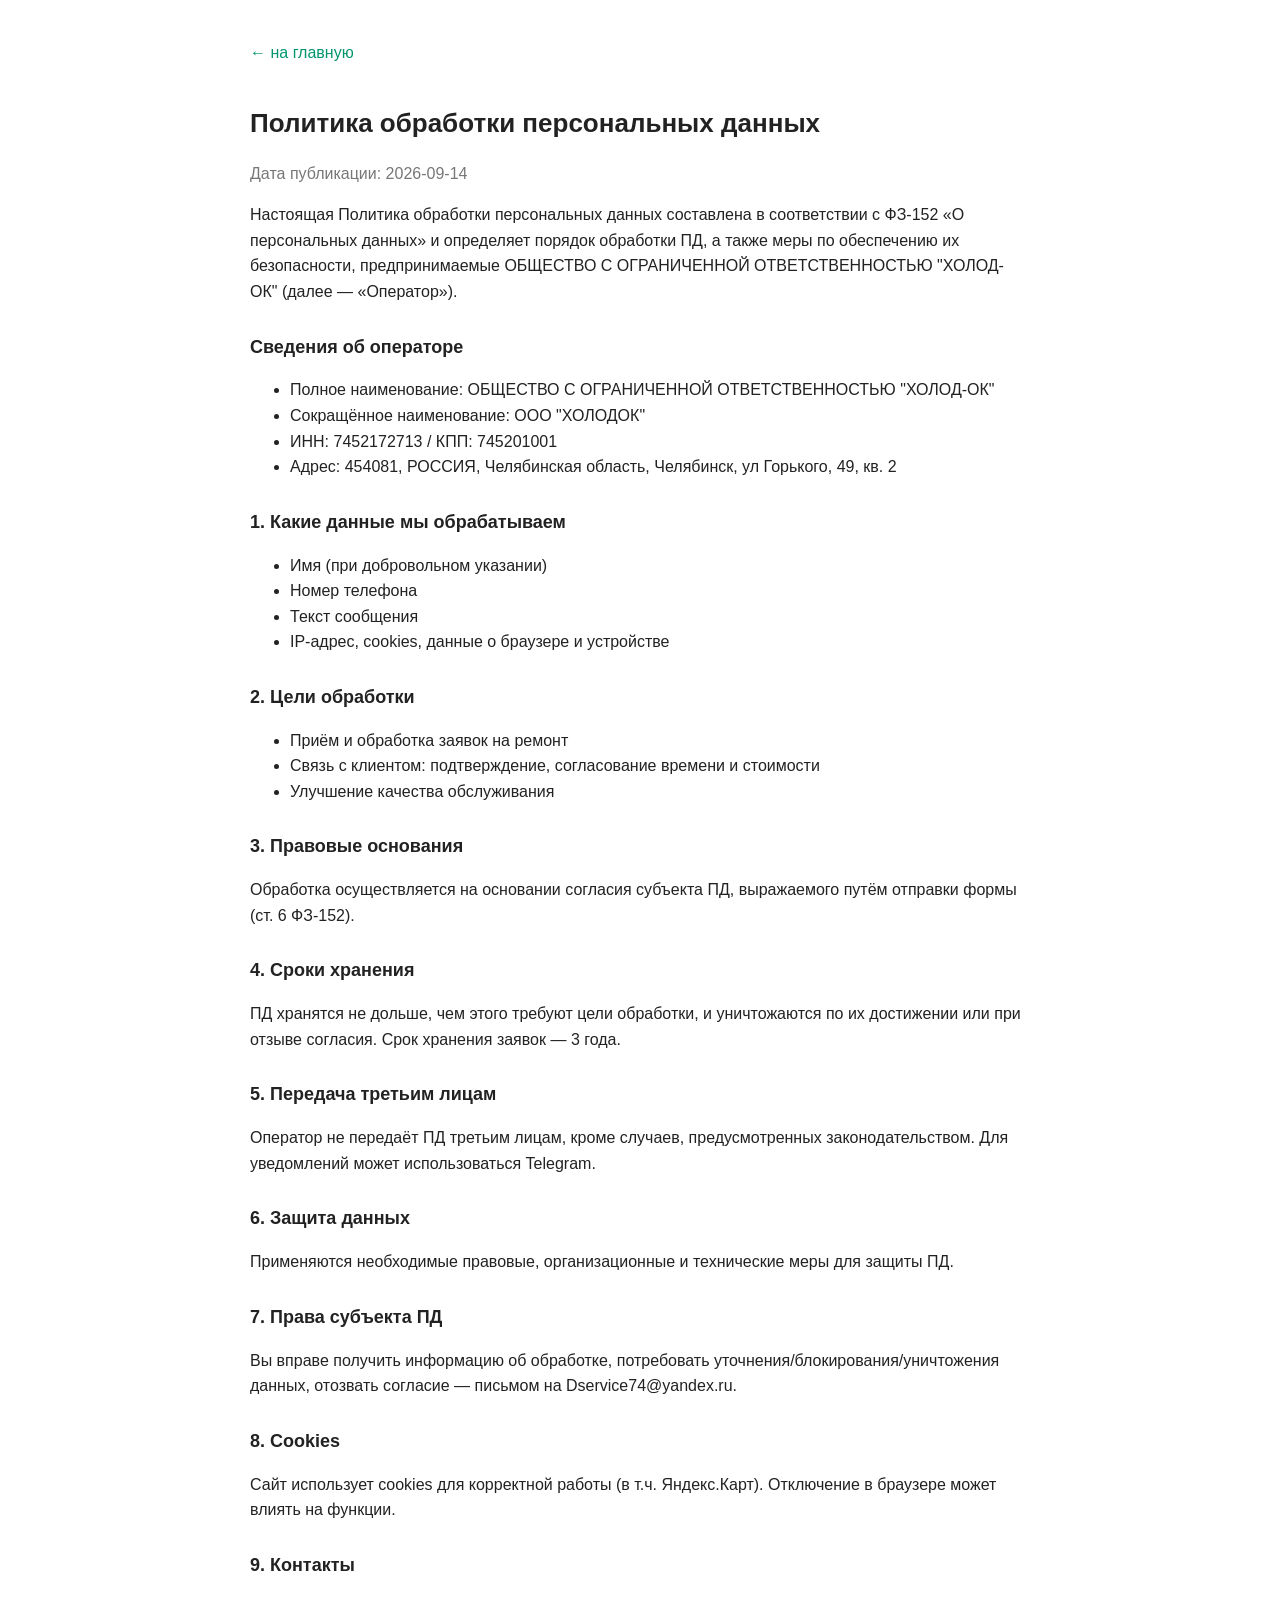
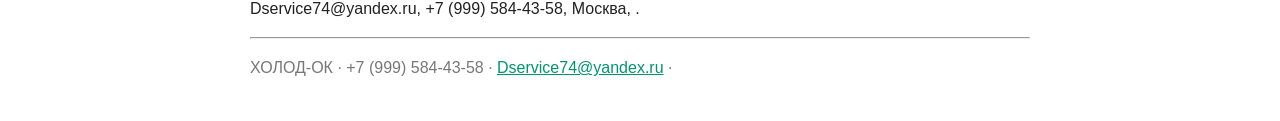
<file: docs/politika.html>
<!doctype html>
<html lang="ru">
<head>
<meta charset="utf-8">
<meta name="viewport" content="width=device-width,initial-scale=1">
<title>Политика обработки персональных данных — ХОЛОД-ОК</title>
<meta name="robots" content="noindex,nofollow">
<link rel="icon" href="public/images/icons/favicon.png">
<style>body{font-family:Arial,Helvetica,sans-serif;max-width:780px;margin:40px auto;padding:0 20px;line-height:1.6;color:#222}h1{font-size:26px;margin-bottom:8px}h2{font-size:18px;margin-top:28px}.muted{color:#777}a{color:#00966D}.back{display:inline-block;margin-bottom:20px;text-decoration:none;color:#00966D}</style>
</head>
<body>
<a class="back" href="index.html">← на главную</a>
<h1>Политика обработки персональных данных</h1>
<p class="muted">Дата публикации: 2026-09-14</p>
<p>Настоящая Политика обработки персональных данных составлена в соответствии с ФЗ-152 «О персональных данных» и определяет порядок обработки ПД, а также меры по обеспечению их безопасности, предпринимаемые ОБЩЕСТВО С ОГРАНИЧЕННОЙ ОТВЕТСТВЕННОСТЬЮ "ХОЛОД-ОК" (далее — «Оператор»).</p><h2>Сведения об операторе</h2><ul><li>Полное наименование: ОБЩЕСТВО С ОГРАНИЧЕННОЙ ОТВЕТСТВЕННОСТЬЮ "ХОЛОД-ОК"</li><li>Сокращённое наименование: ООО "ХОЛОДОК"</li><li>ИНН: 7452172713 / КПП: 745201001</li><li>Адрес: 454081, РОССИЯ, Челябинская область, Челябинск, ул Горького, 49, кв. 2</li></ul><h2>1. Какие данные мы обрабатываем</h2><ul><li>Имя (при добровольном указании)</li><li>Номер телефона</li><li>Текст сообщения</li><li>IP-адрес, cookies, данные о браузере и устройстве</li></ul><h2>2. Цели обработки</h2><ul><li>Приём и обработка заявок на ремонт</li><li>Связь с клиентом: подтверждение, согласование времени и стоимости</li><li>Улучшение качества обслуживания</li></ul><h2>3. Правовые основания</h2><p>Обработка осуществляется на основании согласия субъекта ПД, выражаемого путём отправки формы (ст. 6 ФЗ-152).</p><h2>4. Сроки хранения</h2><p>ПД хранятся не дольше, чем этого требуют цели обработки, и уничтожаются по их достижении или при отзыве согласия. Срок хранения заявок — 3 года.</p><h2>5. Передача третьим лицам</h2><p>Оператор не передаёт ПД третьим лицам, кроме случаев, предусмотренных законодательством. Для уведомлений может использоваться Telegram.</p><h2>6. Защита данных</h2><p>Применяются необходимые правовые, организационные и технические меры для защиты ПД.</p><h2>7. Права субъекта ПД</h2><p>Вы вправе получить информацию об обработке, потребовать уточнения/блокирования/уничтожения данных, отозвать согласие — письмом на Dservice74@yandex.ru.</p><h2>8. Cookies</h2><p>Сайт использует cookies для корректной работы (в т.ч. Яндекс.Карт). Отключение в браузере может влиять на функции.</p><h2>9. Контакты</h2><p>Dservice74@yandex.ru, +7 (999) 584-43-58, Москва, .</p>
<hr>
<p class="muted">ХОЛОД-ОК · +7 (999) 584-43-58 · <a href="mailto:Dservice74@yandex.ru">Dservice74@yandex.ru</a> · </p>
</body></html>
</file>
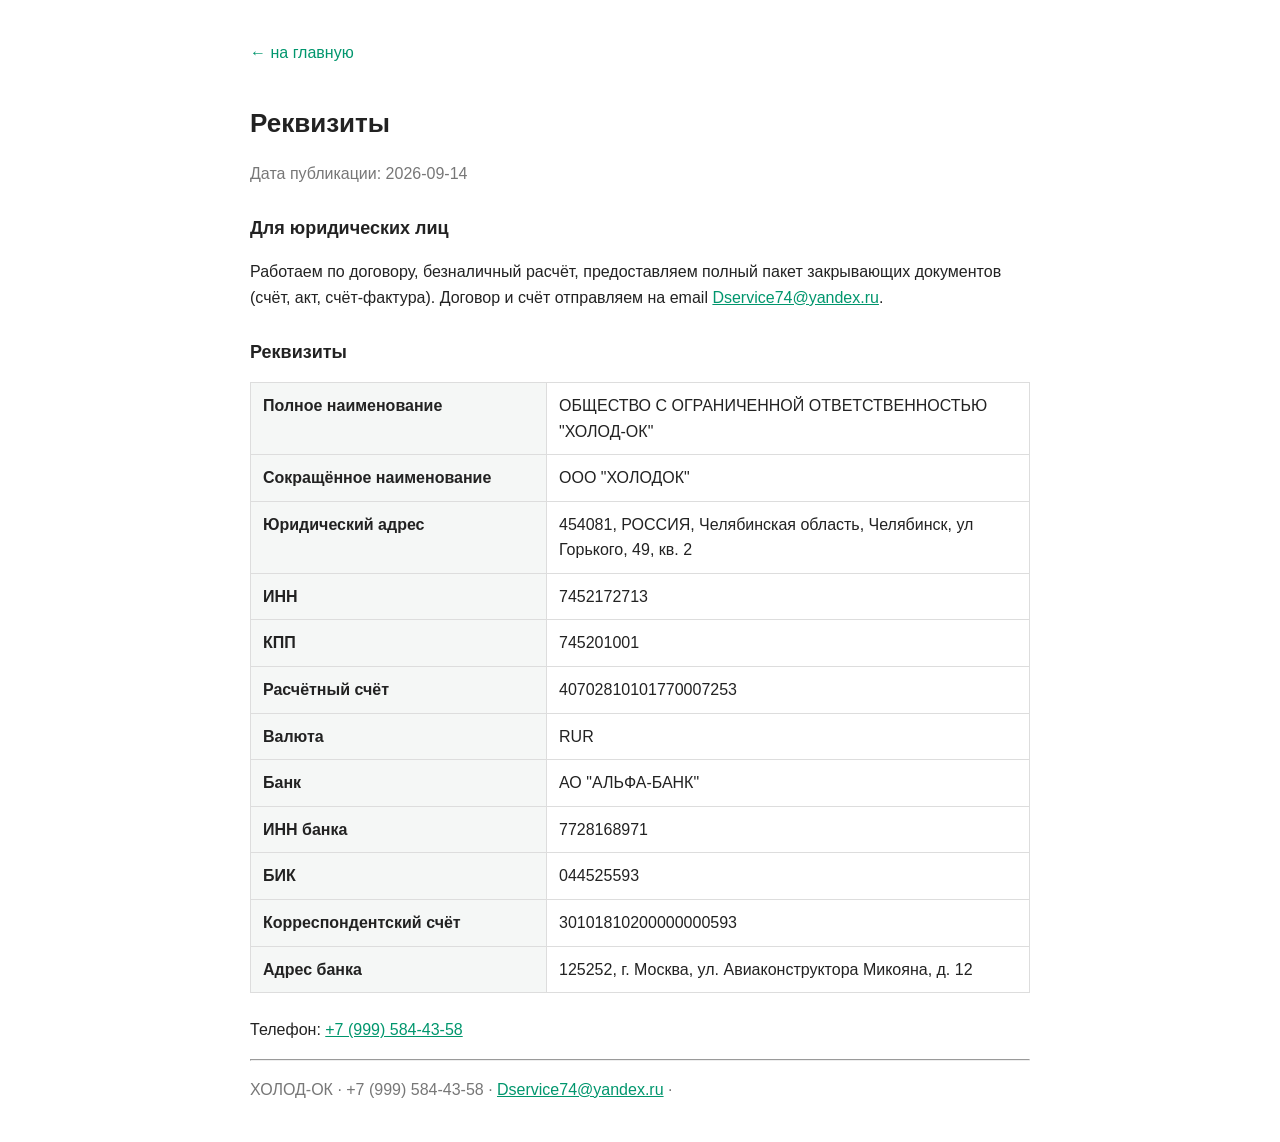
<file: docs/requisites.html>
<!doctype html>
<html lang="ru">
<head>
<meta charset="utf-8">
<meta name="viewport" content="width=device-width,initial-scale=1">
<title>Реквизиты — ХОЛОД-ОК</title>
<meta name="robots" content="noindex,nofollow">
<link rel="icon" href="public/images/icons/favicon.png">
<style>body{font-family:Arial,Helvetica,sans-serif;max-width:780px;margin:40px auto;padding:0 20px;line-height:1.6;color:#222}h1{font-size:26px;margin-bottom:8px}h2{font-size:18px;margin-top:28px}.muted{color:#777}a{color:#00966D}.back{display:inline-block;margin-bottom:20px;text-decoration:none;color:#00966D}table.req{border-collapse:collapse;width:100%}table.req th,table.req td{border:1px solid #ddd;padding:10px 12px;text-align:left;vertical-align:top}table.req th{background:#f5f7f6;width:38%;font-weight:600}</style>
</head>
<body>
<a class="back" href="index.html">← на главную</a>
<h1>Реквизиты</h1>
<p class="muted">Дата публикации: 2026-09-14</p>
<h2>Для юридических лиц</h2><p>Работаем по договору, безналичный расчёт, предоставляем полный пакет закрывающих документов (счёт, акт, счёт-фактура). Договор и счёт отправляем на email <a href="mailto:Dservice74@yandex.ru">Dservice74@yandex.ru</a>.</p><h2>Реквизиты</h2><table class="req"><tr><th>Полное наименование</th><td>ОБЩЕСТВО С ОГРАНИЧЕННОЙ ОТВЕТСТВЕННОСТЬЮ "ХОЛОД-ОК"</td></tr><tr><th>Сокращённое наименование</th><td>ООО "ХОЛОДОК"</td></tr><tr><th>Юридический адрес</th><td>454081, РОССИЯ, Челябинская область, Челябинск, ул Горького, 49, кв. 2</td></tr><tr><th>ИНН</th><td>7452172713</td></tr><tr><th>КПП</th><td>745201001</td></tr><tr><th>Расчётный счёт</th><td>40702810101770007253</td></tr><tr><th>Валюта</th><td>RUR</td></tr><tr><th>Банк</th><td>АО "АЛЬФА-БАНК"</td></tr><tr><th>ИНН банка</th><td>7728168971</td></tr><tr><th>БИК</th><td>044525593</td></tr><tr><th>Корреспондентский счёт</th><td>30101810200000000593</td></tr><tr><th>Адрес банка</th><td>125252, г. Москва, ул. Авиаконструктора Микояна, д. 12</td></tr></table><p style="margin-top:24px">Телефон: <a href="tel:+7 (999) 584-43-58">+7 (999) 584-43-58</a></p>
<hr>
<p class="muted">ХОЛОД-ОК · +7 (999) 584-43-58 · <a href="mailto:Dservice74@yandex.ru">Dservice74@yandex.ru</a> · </p>
</body></html>
</file>
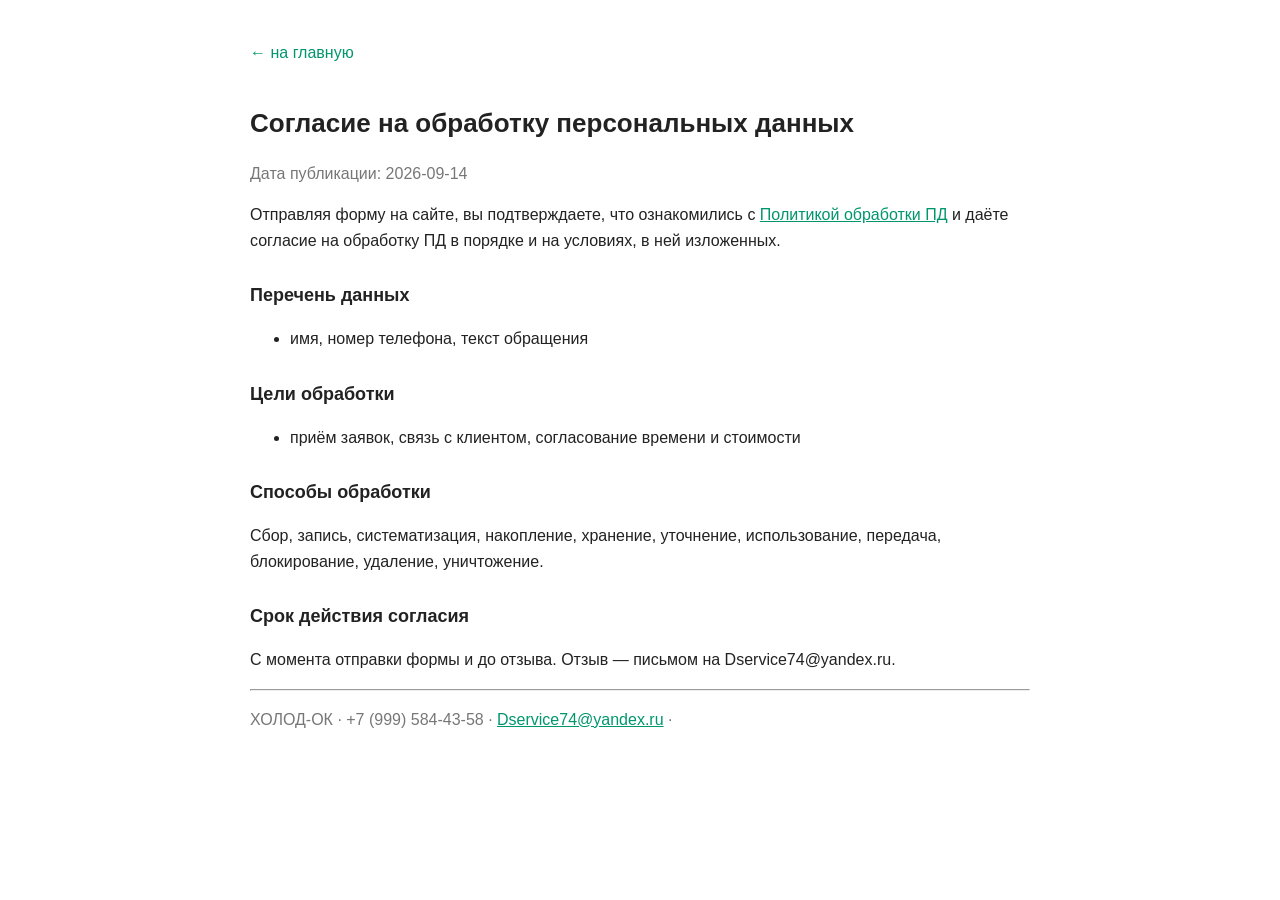
<file: docs/soglasie.html>
<!doctype html>
<html lang="ru">
<head>
<meta charset="utf-8">
<meta name="viewport" content="width=device-width,initial-scale=1">
<title>Согласие на обработку персональных данных — ХОЛОД-ОК</title>
<meta name="robots" content="noindex,nofollow">
<link rel="icon" href="public/images/icons/favicon.png">
<style>body{font-family:Arial,Helvetica,sans-serif;max-width:780px;margin:40px auto;padding:0 20px;line-height:1.6;color:#222}h1{font-size:26px;margin-bottom:8px}h2{font-size:18px;margin-top:28px}.muted{color:#777}a{color:#00966D}.back{display:inline-block;margin-bottom:20px;text-decoration:none;color:#00966D}</style>
</head>
<body>
<a class="back" href="index.html">← на главную</a>
<h1>Согласие на обработку персональных данных</h1>
<p class="muted">Дата публикации: 2026-09-14</p>
<p>Отправляя форму на сайте, вы подтверждаете, что ознакомились с <a href="politika.html">Политикой обработки ПД</a> и даёте согласие на обработку ПД в порядке и на условиях, в ней изложенных.</p><h2>Перечень данных</h2><ul><li>имя, номер телефона, текст обращения</li></ul><h2>Цели обработки</h2><ul><li>приём заявок, связь с клиентом, согласование времени и стоимости</li></ul><h2>Способы обработки</h2><p>Сбор, запись, систематизация, накопление, хранение, уточнение, использование, передача, блокирование, удаление, уничтожение.</p><h2>Срок действия согласия</h2><p>С момента отправки формы и до отзыва. Отзыв — письмом на Dservice74@yandex.ru.</p>
<hr>
<p class="muted">ХОЛОД-ОК · +7 (999) 584-43-58 · <a href="mailto:Dservice74@yandex.ru">Dservice74@yandex.ru</a> · </p>
</body></html>
</file>
<file: docs/public/css/style.css>
@charset "UTF-8";

@font-face {
  font-family: "Poppins", sans-serif;
  font-weight: 700;
  src: url(./../fonts/Poppins-Bold.ttf);
}

@font-face {
  font-family: "Poppins", sans-serif;
  font-weight: 600;
  src: url(./../fonts/Poppins-SemiBold.ttf);
}

@font-face {
  font-family: "Poppins", sans-serif;
  font-weight: 500;
  src: url(./../fonts/Poppins-Medium.ttf);
}

@font-face {
  font-family: "Poppins", sans-serif;
  font-weight: 400;
  src: url(./../fonts/Poppins-Regular.ttf);
}

*,
::after,
::before {
  box-sizing: border-box;
}

::selection {
  text-shadow: none;
  background: rgba(155, 12, 26, 0.15) !important;
}

html {
  font-size: 10px;
}

:root {
  --lightgray: #eff0f6;
  --darkgray: #373737;
  --white: #fff;
  --green: #00ba88;
  --red: #ff6b6b;
  --blue: #1cc8ee;
  --base: #4ecdc4;
  --yellow: #ffe66d;
}

body {
  margin: 0px;
  line-height: 1.4;
  font-family: "Poppins", sans-serif;
  text-size-adjust: 100%;
  -webkit-tap-highlight-color: transparent;
  font-size: 140%;
  color: var(--darkgray);
  font-weight: 400;
  letter-spacing: 0.75px;
}

hr {
  margin: 1rem 0px;
  color: inherit;
  border: 0px;
  opacity: 0.25;
}

p {
  margin-top: 0px;
  margin-bottom: 1rem;
}

abbr[title] {
  text-decoration: underline dotted;
  cursor: help;
  text-decoration-skip-ink: none;
}

address {
  margin-bottom: 1rem;
  font-style: normal;
  line-height: inherit;
}

ol,
ul {
  padding-left: 0rem;
}

dl,
ol,
ul {
  margin-top: 0px;
  margin-bottom: 1rem;
}

ol ol,
ol ul,
ul ol,
ul ul {
  margin-bottom: 0px;
}

dt {
  font-weight: 700;
}

dd {
  margin-bottom: 0.5rem;
  margin-left: 0px;
}

blockquote {
  margin: 0px 0px 1rem;
}

b,
strong {
  font-weight: bolder;
}

.small,
small {
  font-size: 0.875em;
}

.mark,
mark {
  padding: 0.1875em;
}

sub,
sup {
  position: relative;
  font-size: 0.75em;
  line-height: 0;
  vertical-align: baseline;
}

sub {
  bottom: -0.25em;
}

sup {
  top: -0.5em;
}

a:not([href]):not([class]),
a:not([href]):not([class]):hover {
  color: inherit;
  text-decoration: none;
}

code,
kbd,
pre,
samp {
  font-size: 1em;
}

pre {
  display: block;
  margin-top: 0px;
  margin-bottom: 1rem;
  overflow: auto;
  font-size: 0.875em;
}

pre code {
  font-size: inherit;
  color: inherit;
  word-break: normal;
}

code {
  font-size: 0.875em;
  overflow-wrap: break-word;
}

h1,
h2,
h3,
h4,
h5 {
  margin-block-start: 0em;
  margin-block-end: 0em;
}

a>code {
  color: inherit;
}

kbd {
  padding: 0.1875rem 0.375rem;
  font-size: 0.875em;
  border-radius: 0.25rem;
}

kbd kbd {
  padding: 0px;
  font-size: 1em;
}

figure {
  margin: 0px 0px 1rem;
}

img,
svg {
  vertical-align: middle;
}

table {
  caption-side: bottom;
  border-collapse: collapse;
}

caption {
  padding-top: 0.5rem;
  padding-bottom: 0.5rem;
  text-align: left;
}

th {
  text-align: -webkit-match-parent;
}

tbody,
td,
tfoot,
th,
thead,
tr {
  border-color: inherit;
  border-style: solid;
  border-width: 0px;
}

label {
  display: inline-block;
}

button {
  border-radius: 0px;
}

button:focus:not(:focus-visible) {
  outline: 0px;
}

button,
input,
optgroup,
select,
textarea {
  margin: 0px;
  font-family: inherit;
  font-size: inherit;
  line-height: inherit;
}

button,
select {
  text-transform: none;
}

[role="button"] {
  cursor: pointer;
}

select {
  overflow-wrap: normal;
}

select:disabled {
  opacity: 1;
}

[list]:not([type="date"]):not([type="datetime-local"]):not([type="month"]):not([type="week"]):not([type="time"])::-webkit-calendar-picker-indicator {
  display: none !important;
}

[type="button"],
[type="reset"],
[type="submit"],
button {
  appearance: button;
}

[type="button"]:not(:disabled),
[type="reset"]:not(:disabled),
[type="submit"]:not(:disabled),
button:not(:disabled) {
  cursor: pointer;
}

textarea {
  resize: vertical;
}

fieldset {
  min-width: 0px;
  padding: 0px;
  margin: 0px;
  border: 0px;
}

legend {
  float: left;
  width: 100%;
  padding: 0px;
  margin-bottom: 0.5rem;
  font-size: calc(1.275rem + 0.3vw);
  line-height: inherit;
}

@media (min-width: 1200px) {
  legend {
    font-size: 1.5rem;
  }
}

legend+* {
  clear: left;
}

::-webkit-datetime-edit-day-field,
::-webkit-datetime-edit-fields-wrapper,
::-webkit-datetime-edit-hour-field,
::-webkit-datetime-edit-minute,
::-webkit-datetime-edit-month-field,
::-webkit-datetime-edit-text,
::-webkit-datetime-edit-year-field {
  padding: 0px;
}

::-webkit-inner-spin-button {
  height: auto;
}

[type="search"] {
  appearance: textfield;
}

::-webkit-search-decoration {
  appearance: none;
}

::-webkit-color-swatch-wrapper {
  padding: 0px;
}

::-webkit-file-upload-button {
  font: inherit;
  appearance: button;
}

::file-selector-button {
  font: inherit;
  appearance: button;
}

output {
  display: inline-block;
}

iframe {
  border: 0px;
}

summary {
  display: list-item;
  cursor: pointer;
}

progress {
  vertical-align: baseline;
}

[hidden] {
  display: none !important;
}

@media (min-width: 576px) {
  .container {
    max-width: 550px;
  }
}

@media (min-width: 830px) {
  .container {
    max-width: 750px;
  }
}

@media (min-width: 1050px) {
  .container {
    max-width: 980px;
  }
}

@media (min-width: 1200px) {
  .container {
    max-width: 1152px;
  }
}

@media (min-width: 1400px) {
  .container {
    max-width: 1152px;
  }
}

.container {
  margin: 0px auto;
  width: 100%;
}

svg {
  max-width: 100%;
  display: block;
}

svg:not(:root) {
  overflow: hidden;
}

pre {
  overflow: auto;
}

img {
  max-width: 100%;
}

a,
a>* {
  text-decoration: none;
  cursor: pointer;
  transition: 0.25s ease-in-out;
}

.title-main {
  color: var(--darkgray);
  font-size: 48px;
  font-style: normal;
  font-weight: 700;
  line-height: 1.12;
  /* 112.5% */
  letter-spacing: 1px;
}

@media (max-width: 550px) {
  .title-main {
    font-size: 32px;
    line-height: 1.31;
  }
}

.title-main span {
  background: linear-gradient(114deg, #00966d 0%, #4ecdc4 100%);
  background-clip: text;
  -webkit-background-clip: text;
  -webkit-text-fill-color: transparent;
  font-feature-settings:
    "clig" off,
    "liga" off;
}

.title-submain {
  color: var(--darkgray);
  font-size: 32px;
  font-style: normal;
  font-weight: 700;
  line-height: 1.31;
  letter-spacing: 1px;
}

@media (max-width: 550px) {
  .title-submain {
    font-size: 24px;
    line-height: 1.58;
  }
}

.title_center {
  margin: 0 auto;
  display: block;
  text-align: center;
}

.title_size_big {
  text-transform: uppercase;
  margin-block-start: 0;
  margin-block-end: 0;
  margin-bottom: 42px;
}

.left {
  text-align: left;
}

.text-32 {
  font-size: 32px;
}

.text-18 {
  font-size: 18px;
}

.text-16 {
  font-size: 16px;
}

.text-14 {
  font-size: 14px;
}

.w-700 {
  font-weight: 700;
}

.w-600 {
  font-weight: 600;
}

.w-500 {
  font-weight: 500;
}

.w-400 {
  font-weight: 400;
}

.green {
  color: var(--green);
}

.red {
  color: var(--red);
}

.blue {
  color: var(--blue);
}

.base {
  color: var(--base);
}

.yellow {
  color: var(--yellow);
}

.lightgray {
  color: var(--lightgray);
}

.darkgray {
  color: var(--darkgray);
}

.white {
  color: var(--black);
}

.none {
  display: none;
}

.colored-text {
  background: linear-gradient(114deg, #333333 0%, #474747 100%);
  background-clip: text;
  -webkit-background-clip: text;
  -webkit-text-fill-color: transparent;
  font-feature-settings:
    "clig" off,
    "liga";
}

.grayBG {
  padding: 24px 0;
}

.greenBG {
  background: linear-gradient(114deg, #00966d 0%, #4ecdc4 100%);
  border-radius: 16px;
}

.greenBG .block {
  padding: 36px 0;
}

.blueBG {
  background-color: #EFF0F6;
  border-radius: 16px;
}

.blueBG .block {
  padding: 36px 0;
}

button {
  border: none;
  outline: none;
  padding: 0;
  margin: 0;
  width: 100%;
  color: var(--white);
  font-size: 16px;
  line-height: 1.75;
  cursor: pointer;
  height: 56px;
  font-weight: 600;
  letter-spacing: 0.75px;
}

a.button_center {
  border: none;
  outline: none;
  padding: 0;
  margin: 0;
  width: 100%;
  color: var(--white);
  font-size: 16px;
  line-height: 1.75;
  cursor: pointer;
  height: 56px;
  font-weight: 600;
  letter-spacing: 0.75px;
}

.main-btn {
  max-width: 270px;
  background: #73C5BF;
  border-radius: 40px;
  transition: 0.3s ease;
  border: 1px solid transparent;
}

.main-btn:hover {
  border: 1px solid #73C5BF;
  background: var(--white);
  color: #73C5BF;
}
.main-btn.header {
  padding: 14px 0;
  max-width: 325px;
}

.cat-button-grad {
  max-width: 250px;
  padding: 1rem;
  position: relative;
  background: linear-gradient(114deg, #0096b7 0%, #4ecdc4 100%);
  padding: 3px;
  max-width: 231px;
  border-radius: 40px;
}

.cat-button {
  padding: 14px 0;
  max-width: 231px;
  stroke-width: 2px;
  background-color: var(--white);
  display: flex;
  align-items: center;
  gap: 4px;
  justify-content: center;
  border-radius: 40px;
}

.devices-box .cat-button-grad {
  margin-bottom: 30px;
  margin-left: 20px;
}

.form-btn {
  background: #73C5BF;
  padding: 10px 0;
  border-radius: 40px;
}

.button_center {
  background: #73C5BF;
  color: var(--white);
  border-radius: 40px;
  max-width: 270px;
  display: flex;
  align-items: center;
  margin: 0 auto;
  justify-content: center;
}

a.button_center {
  background: linear-gradient(114deg, #00966d 0%, #4ecdc4 100%);
  color: var(--white);
  border-radius: 40px;
  max-width: 270px;
  display: flex;
  align-items: center;
  margin: 0 auto;
  justify-content: center;
}

.form {
  background-color: var(--lightgray);
  padding: 32px;
  display: flex;
  flex-wrap: wrap;
  max-width: 564px;
  gap: 12px;
  border-radius: 16px;
  justify-content: center;
  line-height: 1.88;
}

.form.not-col {
  background-color: transparent;
  padding: 0;
  justify-content: flex-start;
}

.form.not-col a {
  color: #000;
}

.form.not-col a.darkgray {
  color: var(--darkgray);
}

.form.not-col .button-block .form-btn {
  flex: 1 0 50%;
  max-width: 241px;
}

.input-block {
  display: flex;
  gap: 24px;
  flex: 1;
}

.button-block {
  display: flex;
  gap: 24px;
  flex: 1 0 100%;
  align-items: center;
  line-height: 1.42;
}

.button-block .form-btn {
  flex: 0 0 40%;
  max-width: 164px;
  transition: 0.5s ease;
}

.button-block .form-btn:hover {
  background: var(--white);
  border: 1px solid var(--base);
  color: var(--base);
}

.button-block .form-btn:focus {
  box-shadow: 0 0 0 6px var(--base);
  background: var(--white);
  color: var(--base);
}

.error-message {
  display: block;
  height: 20px;
  color: var(--red);
}

.error-message.success {
  color: var(--base);
}

.questions_inner .error-message.success {
  color: var(--white);
}

.input-block-name {
  position: relative;
  overflow: hidden;
  max-width: 270px;
  width: 100%;
}

.input-block-name .white-inp {
  border: 2px solid transparent;
  transition: all 0.5s ease;
  cursor: pointer;
  padding: 22px 44px 12px 24px;
}

.input-block-name .white-inp.error {
  border: 2px solid var(--red);
}

.input-block-name .white-inp.success {
  border: 2px solid var(--green);
}

.input-block-name .text-form-label {
  color: var(--darkgray);
  position: absolute;
  left: 24px;
  font-size: 16px;
  transition: all 0.5s ease;
  z-index: 0;
  pointer-events: none;
  top: 40%;
  transform: translateY(-50%);
}

.input-block-name .white-inp:focus {
  padding: 22px 44px 12px 24px;
  padding-top: 25px;
  border: 2px solid var(--black);
  background-color: var(--white);
  outline: none;
  color: var(--black);
}

.input-block-name .white-inp:focus-visible {
  outline: none;
  padding: 22px 44px 12px 24px;
  padding-top: 25px;
  border: 2px solid var(--black);
  background-color: var(--white);
  color: var(--black);
}

.input-block-name .white-inp:focus~.text-form-label,
.input-block-name .white-inp:not(:placeholder-shown)~.text-form-label {
  top: 14px;
  font-size: 14px;
}

.input-block-name .white-inp:focus~svg,
.input-block-name .white-inp:not(:placeholder-shown)~svg {
  right: 24px;
}

.input-block-name svg {
  position: absolute;
  top: 40%;
  transform: translateY(-50%);
  right: -24px;
  transition: all 0.5s ease;
}

.input-block-phone {
  max-width: 270px;
  width: 100%;
  position: relative;
  overflow: hidden;
}

.input-block-phone .form-alert__success {
  color: var(--green);
}

.input-block-phone .form-alert__error {
  color: var(--red);
}

.input-block-phone .white-inp {
  border: 2px solid transparent;
  transition: all 0.5s ease;
  cursor: pointer;
  padding: 22px 44px 12px 24px;
  max-width: 270px;
  width: 100%;
}

.input-block-phone .white-inp.error {
  border: 2px solid var(--red);
}

.input-block-phone .white-inp.success {
  border: 2px solid var(--green);
}

.input-block-phone .text-form-label {
  color: var(--darkgray);
  position: absolute;
  left: 24px;
  font-size: 16px;
  transition: all 0.5s ease;
  z-index: 0;
  pointer-events: none;
  top: 40%;
  transform: translateY(-50%);
}

.input-block-phone .white-inp:focus {
  padding: 22px 44px 12px 24px;
  padding-top: 25px;
  border: 2px solid var(--base);
  background-color: var(--white);
  outline: none;
  color: var(--base);
}

.input-block-phone .white-inp:focus-visible {
  outline: none;
  padding: 22px 44px 12px 24px;
  padding-top: 25px;
  border: 2px solid var(--base);
  background-color: var(--white);
  color: var(--base);
}

.input-block-phone .white-inp:focus~.text-form-label,
.input-block-phone .white-inp:not(:placeholder-shown)~.text-form-label {
  top: 14px;
  font-size: 14px;
}

.input-block-phone .white-inp:focus~svg,
.input-block-phone .white-inp:not(:placeholder-shown)~svg {
  right: 24px;
}

.input-block-phone svg {
  position: absolute;
  top: 40%;
  transform: translateY(-50%);
  right: -24px;
  transition: all 0.5s ease;
}

.white-inp {
  background-color: var(--white);
  border-radius: 16px;
  padding: 12px 24px;
  line-height: 1.75;
  height: 64px;
  font-size: 16px;
  line-height: 1.75;
  border: none;
  outline: none;
  width: 100%;
  max-width: 270px;
  overflow: hidden;
}

.bread {
  padding-top: 28px;
  margin-bottom: 40px;
  display: flex;
  align-items: center;
  gap: 8px;
  overflow-x: auto;
}

.bread svg {
  min-width: fit-content;
}

.bread .bread-not-active {
  font-size: 14px;
  font-weight: 500;
  color: var(--darkgray);
  min-width: fit-content;
}

a.bread-not-active span {
  display: flex;
  align-items: center;
  gap: 8px;
  min-width: fit-content;
}

.bread .bread-active {
  font-size: 14px;
  font-weight: 600;
  color: var(--black);
  min-width: fit-content;
}

.with-svg {
  display: flex;
  align-items: center;
  gap: 14px;
}

.with-svg svg {
  min-width: 24px;
}

.mx-right {
  margin: 0px 0px 0px auto;
}

.mx-left {
  margin: 0px auto 0px 0px;
}

.pb-78 {
  padding: 0 0 78px 0;
}

.pt-46 {
  padding-top: 46px;
}

.block {
  margin-bottom: 88px;
}

.mb-28 {
  margin-bottom: 28px;
}

.mb-32 {
  margin-bottom: 32px;
}

.mb-56 {
  margin-bottom: 56px;
}

.mb-12 {
  margin-bottom: 12px;
}

.mb-48 {
  margin-bottom: 48px;
}

.mb-62 {
  margin-bottom: 62px;
}

.dropdown .dropdown-content {
  display: none;
  position: absolute;
  padding: 16px 24px;
  border-radius: 20px 20px 20px 20px;
  z-index: 1;
  max-height: 180px;
  overflow-y: auto;
  top: 100%;
}

.dropdown .dropdown-content.header {
  left: 65px;
  top: 20px;
  background-color: var(--white);
  box-shadow: 0px 1px 3px 1px #00000026;
}

.dropdown .dropdown-content.footer {
  left: 65px;
  top: 20px;
  background: var(--white);
  box-shadow: 0px 1px 3px 1px #00000026;
}

.dropdown .dropdown-content.footer a {
  color: var(--base);
}

.dropdown .dropdown-content a {
  line-height: 1.18;
  padding: 0 0 16px 0;
  text-decoration: none;
  display: block;
  color: var(--black);
}

.dropdown:hover img {
  transform: translateY(2px);
}

.dropdown:hover .dropdown-content {
  display: block;
}

.header {
  padding: 26px 0 22px 0;
  box-shadow: 0px 32px 64px 0px rgba(17, 17, 17, 0.04);
}

.header_top {
  display: flex;
  gap: 32px;
  align-items: center;
  margin-bottom: 30px;
}

.logo-block {
  display: flex;
  flex-direction: column;
  gap: 12px;
  cursor: pointer;
}

.logo-block .logo-text {
  display: flex;
  gap: 4px;
  align-items: center;
  position: relative;
}

.logo-img {
  max-width: 231px;
  max-height: 30px;
}

.logo-img img {
  width: 55%;
  height: auto;
  object-fit: contain;
}

.address-block {
  display: flex;
  align-items: flex-end;
  gap: 10px;
  margin: 0 auto;
}

.phone-block {
  display: flex;
  flex-direction: column;
}

.phone-block a {
  line-height: 1.88;
}

.header_bottom {
  display: flex;
  align-items: center;
  gap: 39px;
}

.header_bottom .cat-button-grad {
  flex: 1;
}

.header-nav ul {
  padding: 0;
  margin: 0;
  display: flex;
  align-items: center;
  gap: 32px;
}

.header-nav ul li {
  list-style: none;
  letter-spacing: 0.75px;
  line-height: 1.42;
  cursor: pointer;
}

.header-search {
  display: flex;
  align-items: center;
  gap: 16px;
  margin-left: auto;
  position: relative;
  overflow: hidden;
}

.header-search svg {
  position: absolute;
  top: 50%;
  transform: translateY(-50%);
  left: 24px;
}

.header-search .check-input {
  cursor: pointer;
  background-color: var(--lightgray);
  padding: 22px 46px 12px 64px;
  border-radius: 16px;
  margin-left: auto;
  padding-top: 25px;
  border: none;
  border-radius: 16px;
  min-width: 325px;
  max-width: 325px;
  width: 100%;
  font-size: 16px;
  transition: all 0.5s ease;
  border: 2px solid transparent;
}

.header-search .text-form-label {
  color: var(--gray);
  position: absolute;
  left: 64px;
  font-size: 16px;
  transition: all 0.5s ease;
  z-index: 0;
  pointer-events: none;
  top: 50%;
  transform: translateY(-50%);
}

.header-search .check-input:focus {
  padding: 22px 46px 12px 64px;
  padding-top: 25px;
  border: 2px solid var(--base);
  background-color: var(--white);
  outline: none;
  color: var(--base);
}

.header-search .check-input:focus-visible {
  outline: none;
  padding: 22px 46px 12px 64px;
  padding-top: 25px;
  border: 1px solid var(--base);
  background-color: var(--white);
  color: var(--base);
}

.header-search .check-input:focus~.text-form-label,
.header-search .check-input:not(:placeholder-shown)~.text-form-label {
  top: 14px;
  font-size: 14px;
}

.header-search .check-input:focus~.search-close,
.header-search .check-input:not(:placeholder-shown)~.search-close {
  right: 25px;
}

.header-search .search-close {
  position: absolute;
  top: 50%;
  transform: translateY(-50%);
  right: -25px;
  left: inherit;
  transition: all 0.5s ease;
  cursor: pointer;
}

.has-parent-2 {
  position: relative;
}

.has-parent-2 {
  transition: all 0.3s ease;
}

.has-parent-2:hover {
  color: var(--base);
  transform: translateX(5px);
}

.has-parent-2:hover a {
  color: var(--base);
}

.has-parent-2:hover .nav-parent-2 {
  display: flex;
}

.has-parent-2:hover:after {
  content: "";
  position: absolute;
  left: -16px;
  background-image: url(./../images/icons/arrow.svg);
  width: 16px;
  height: 16px;
  top: 50%;
  transform: translateY(-50%);
}

.has-parent-2 .nav-parent-2 {
  display: none;
  position: absolute;
  padding: 32px;
  background-color: var(--white);
  border-radius: 16px;
  box-shadow: 0px 32px 64px 0px rgba(17, 17, 17, 0.04);
  z-index: 1;
  left: 100%;
  top: 0px;
  font-size: 14px;
  font-weight: 600;
  color: var(--darkgray);
  gap: 20px;
}

.has-parent-2 .nav-parent-2 li {
  list-style: none;
  flex: 0;
}

.nav-parent-2-brands {
  display: flex;
  gap: 32px;
  flex-wrap: wrap;
  min-width: 300px;
  text-align: left;
  display: flex;
  gap: 18px;
  font-size: 14px;
  font-weight: 500;
  height: fit-content;
}

.nav-parent-2-brands ul {
  flex: 1 0 35%;
  display: flex;
  gap: 18px;
  flex-direction: row;
  flex-wrap: wrap;
  height: fit-content;
}

.has-parent-2 .nav-parent-2 .nav-parent-2-brands ul li {
  flex: 0 0 40%;
}

.has-parent-2 .nav-parent-2 .nav-parent-2-brands ul li:nth-child(n + 21) {
  display: none;
}

.has-parent-2 .nav-parent-2 .nav-parent-2-brands ul.open li:nth-child(n + 21) {
  display: flex;
}

.nav-parent-2-brands ul li a.brands-item {
  transition: all 0.3s ease;
  color: var(--darkgray) !important;
}

.nav-parent-2-brands ul li a.brands-item:hover {
  color: var(--base) !important;
}

.nav-parent-2-brands span {
  flex: 1 0 100%;
  text-decoration: underline;
}

.nav-parent-2-models {
  min-width: 251px;
  text-align: left;
  display: flex;
  flex-direction: column;
  gap: 18px;
  font-size: 14px;
  font-weight: 500;
  width: 100%;
}

.nav-parent-2-models li {
  transition: all 0.3s ease;
}

.nav-parent-2-models li:hover {
  color: var(--base);
}

.has-parent {
  position: relative;
}

.has-parent.active_menu {
  z-index: 1001;
}

.has-parent:hover .nav-parent {
  display: flex;
}

.has-parent .nav-parent {
  display: none;
  position: absolute;
  padding: 32px;
  background-color: var(--white);
  border-radius: 16px;
  box-shadow: 0px 32px 64px 0px rgba(17, 17, 17, 0.04);
  z-index: 1;
  max-height: 484px;
  font-size: 14px;
  font-weight: 600;
  color: var(--darkgray);
  top: 50px;
  align-items: start;
  flex-direction: column;
  gap: 20px;

  overflow-y: auto;
  overflow-x: hidden;
}

.has-parent .nav-parent li {
  list-style: none;
  width: 100%;
  display: flex;
  align-items: flex-start;
  flex-direction: column;
  text-align: left;
}

.bannner {
  padding: 64px 0;
  border-radius: 0px 0px 16px 16px;
}

.bannner.inside {
  padding-top: 0;
}

.bannner_inner {
  display: flex;
  justify-content: space-between;
}

.bannner_inner.device {
  background: #EFF0F6;
  padding: 32px 46px;
  border-radius: 16px;
  box-shadow: 5px 7px 20px 0px rgb(17 17 17 / 12%);
  position: relative;
  overflow: hidden;
}

.bannner_inner.device .bannner-attention {
  border-radius: 100%;
  width: 54px;
  height: 54px;
  top: 0px;
  right: 0px;
  position: relative;
  z-index: 1;
}

.bannner_inner.device .bannner-attention .bannner-attention_img {
  background: linear-gradient(114deg, #ff6b6b 0%, #ffe66d 100%);
  display: flex;
  justify-content: center;
  align-items: center;
  border-radius: 100%;
  width: 54px;
  height: 54px;
  position: relative;
  z-index: 10;
}

.bannner_inner.device .bannner-attention .bannner-attention_box {
  width: fit-content;
  min-width: 225px;
  border-radius: 16px 27px 16px 16px;
  padding: 24px 32px 24px 32px;
  background-color: var(--white);
  box-shadow: 0px 0px 64px 0px rgba(17, 17, 17, 0.04);
  display: none;
  position: absolute;
  top: 0;
  right: 0;
  flex-direction: column;
  gap: 8px;
}

.bannner_inner.device .bannner-attention .bannner-attention_box .box-title {
  line-height: 1.88;
}

.bannner_inner.device .bannner-attention .bannner-attention_box .box-text {
  background: linear-gradient(114deg, #ff6b6b 0%, #ffe66d 100%);
  background-clip: text;
  -webkit-background-clip: text;
  -webkit-text-fill-color: transparent;
  font-size: 24px;
  font-weight: 600;
}

.bannner_inner.device .bannner-attention:hover .bannner-attention_box {
  display: flex;
}

.bannner_inner.device .bannner-crop {
  position: absolute;
  right: 40px;
  top: 50%;
  transform: translateY(-50%);
  max-width: 425px;
  max-height: 391px;
  display: flex;
  align-items: center;
  justify-content: center;
}

.bannner_inner.device .bannner-crop .bannner-crop-img {
  width: 100%;
  height: auto;
  object-fit: contain;
}

.bannner_inner.device .bannner-crop.model {
  bottom: inherit;
  top: 50%;
  transform: translate(0, -50%);
  right: 0;
}

.bannner-item {
  max-width: 600px;
}

.bannner-item .bannner-text {
  line-height: 1.4;
  max-width: 540px;
}

.bannner-item.brand {
  max-width: 700px;
}
.bannner-item.brand  .bannner-text{
  max-width: 640px;
}
.bannner-item.brand  .bannner-text h2{
  margin-top: 32px;
}

.bannner-item.model {
  max-width: 800px;
}

.utp-cards {
  width: 100%;
  max-width: 479px;
  z-index: 0;
}

.utp-cards-img {
  background-color: var(--white);
  border-radius: 16px;
  display: flex;
  position: relative;
  z-index: 2;
  flex-wrap: wrap;
}

.utp-cards-img::after {
  content: "";
  position: absolute;
  top: 50%;
  left: 50%;
  transform: translate(-50%, -50%);
  width: 90%;
  height: 1px;
  background-color: var(--lightgray);
}

.img-item {
  display: flex;
  gap: 24px;
  text-align: center;
  flex-direction: column;
  align-items: center;
  max-width: 240px;
  width: 100%;
  position: relative;
  flex: 1 0 45%;
  padding: 24px 14px 28px 14px;
}

.img-item :after {
  position: absolute;
  content: "";
  right: 0;
  top: 50%;
  transform: translateY(-50%);
  width: 1px;
  height: 124px;
  background-color: var(--lightgray);
}

.img-item:last-child :after {
  content: inherit;
}

.utp-cards-text {
  background-color: var(--lightgray);
  display: flex;
  border-radius: 16px;
  transform: translateY(-36px);
}

.utp-cards-text .text-item {
  padding: 72px 24px 24px 26px;
  max-width: 240px;
  width: 100%;
  position: relative;
  flex: 1 0 25%;
  line-height: 1.42;
  /* 142.857% */
  letter-spacing: 0.75px;
}

.utp-cards-text .text-item :before {
  position: absolute;
  content: "";
  display: inline-block;
  right: 0;
  top: 35%;
  transform: translateY(-50%);
  width: 1px;
  height: 174px;
  background-color: var(--white);
}

.utp-cards-text .text-item:last-child :before {
  content: inherit;
}

.catalog-cards {
  display: flex;
  flex-wrap: wrap;
  gap: 24px;
  justify-content: center;
  align-items: center;
  text-align: center;
}

.catalog-cards.hide {
  display: none;
}

.catalog-cards .cards-item {
  cursor: pointer;
  background-image: linear-gradient(270deg, var(--white) 0, var(--white) 49.99%, var(--base) 0%, var(--green) 100%);
  outline: 0;
  background-position: 80%;
  background-size: 300%;
  padding: 15px 11px 16px 11px;
  display: flex;
  flex-direction: column;
  justify-content: center;
  align-items: center;
  gap: 18px;
  border-radius: 16px;
  box-shadow: 0px 0px 64px 0px rgba(17, 17, 17, 0.04);
  flex: 0 0 14%;
  transition: all 1s ease;
  min-height: 152px;
}

.catalog-cards.list-open .cards-item:nth-child(n + 13) {
  display: none;
}

.catalog-cards.list-open.open .cards-item:nth-child(n + 13) {
  display: flex;
}

.block.brands.open .catalog-cards.list-open .cards-item:nth-child(n + 13) {
  display: flex;
}

.catalog-cards .btn-open-wrapper {
 flex: 1 0 100%;
 width: 100%;
 max-width: 100%;
}

.catalog-cards .cards-item .cards-item-crop {
  max-width: 120px;
  max-height: 60px;
  transform: translateX(0);
  transition: all 1s ease;
}

.catalog-cards .cards-item .cards-item-crop .cards-item-img {
  height: 70px;
  /* margin-bottom: 8px; */
  width: auto;
  object-fit: contain;
}

.catalog-cards .cards-item .cards-item-text {
  transition: all 1s ease;
  text-align: center;
  max-width: 150px;
  word-wrap: break-word;
  width: 100%;
}

.catalog-cards .cards-item:hover {
  background-position: 0;
}

.catalog-cards .cards-item:hover .cards-item-crop {
  transform: translateX(5px);
}

.catalog-cards .cards-item:hover .cards-item-text {
  color: var(--white);
  text-align: left;
}

.catalog-cards.brand-cards .cards-item {
  background-image: inherit;
  background-color: var(--white);
  transition: all 0.5s ease;
}

.catalog-cards.brand-cards .cards-item:nth-child(n + 13) {
  display: none;
}

.catalog-cards.brand-cards.open .cards-item:nth-child(n + 13) {
  display: flex;
}

.catalog-cards.brand-cards .cards-item:hover {
  transform: translateY(-10px);
}

.how_inner {
  padding: 36px 46px;
  display: flex;
  justify-content: space-between;
}

.how_inner .text-item {
  display: flex;
  flex-direction: column;
  gap: 16px;
}

.how_inner .text-item .contact-phone {
  margin-top: 36px;
  margin-bottom: 16px;
}

.how_inner .text-item .contact-phone svg {
  max-width: 44px;
}

.how_inner.device {
  padding: 0;
}

.how_inner-cards {
  display: flex;
  max-width: 280px;
  gap: 12px;
  flex-wrap: wrap;
  justify-content: center;
  align-items: stretch;
}

.how_inner-cards .cards-item {
  cursor: pointer;
  overflow: hidden;
  position: relative;
  flex: 1 0 45%;
  background-color: var(--white);
  border-radius: 16px;
  padding: 20px 30px 10px 30px;
  display: flex;
  flex-direction: column;
  justify-content: space-around;
  text-align: center;
  align-items: center;
  gap: 8px;
}

.how_inner-cards .cards-item svg {
  pointer-events: none;
}

.how_inner-cards .cards-item svg path {
  stroke: var(--darkgray);
}

.how_inner-cards .cards-item svg ellipse {
  stroke: var(--darkgray);
}

.how_inner-cards .cards-item svg circle {
  stroke: var(--darkgray);
}

.how_inner-cards .cards-item .cards-item-title {
  position: relative;
  z-index: 1;
}

.how_inner-cards .cards-item .cards-item-text {
  position: relative;
  z-index: 1;
  line-height: 1.42;
  letter-spacing: 0.75px;
}

.how_inner-cards .cards-item .cards-item-num {
  display: flex;
  align-items: flex-end;
  justify-content: flex-end;
  padding: 11px 18px;
  position: absolute;
  top: -36px;
  left: -36px;
  width: 72px;
  height: 72px;
  background-color: var(--lightgray);
  border-radius: 100%;
}

.how_inner-cards .cards-item.active {
}

.how_inner-cards .cards-item.active svg path {
  stroke: var(--white);
}

.how_inner-cards .cards-item.active svg ellipse {
  stroke: var(--white);
}

.how_inner-cards .cards-item.active svg circle {
  stroke: var(--white);
}

.how_inner-cards .cards-item.active .cards-item-num {
  background-color: var(--white);
  color: var(--darkgray);
}

.how_inner-cards.vol-2 {
  max-width: 100%;
  gap: 24px;
  width: 100%;
}

.how_inner-cards.vol-2 .cards-item {
  pointer-events: none;
  min-height: 264px;
  overflow: hidden;
  position: relative;
  flex: 1 0 30%;
  background-color: #EFF0F6;
  border-radius: 16px;
  padding: 28px 32px;
  justify-content: flex-end;
  gap: 16px;
  text-align: left;
  align-items: start;
}

.how_inner-cards.vol-2 .cards-item .device-que-img {
  max-width: 100px;
  position: absolute;
  right: 0;
  top: 0;
  opacity: 0.6;
}

.how_inner-cards.vol-2 .cards-item:nth-child(1) {
  flex: 1 0 45%;
}

.how_inner-cards.vol-2 .cards-item:nth-child(2) {
  flex: 1 0 45%;
}

.how_inner-cards.vol-2 .cards-item .cards-item-num {
  display: flex;
  align-items: flex-end;
  justify-content: flex-end;
  padding: 11px 18px;
  position: absolute;
  padding: 12px 24px;
  position: absolute;
  top: -40px;
  left: -40px;
  width: 92px;
  height: 92px;
  background-color: var(--white);
  border-radius: 100%;
  font-size: 24px;
}

.how_inner-cards.vol-2 .cards-item .item-arrow {
  display: flex;
  align-items: flex-end;
  justify-content: flex-start;
  padding: 16px 16px;
  position: absolute;
  top: -36px;
  right: -36px;
  width: 72px;
  height: 72px;
  background-color: var(--white);
  border-radius: 100%;
  z-index: 1;
  display: none;
}

.how_inner-cards.vol-2 .cards-item .item-arrow .item-arrow-svg {
  transition: all 0.5s ease;
  min-width: 13px;
  min-height: 8px;
}

.how_inner-cards.vol-2 .cards-item .item-arrow .item-arrow-svg path {
  fill: var(--base);
  stroke: var(--base);
}

.how_inner-cards.vol-2 .cards-item.active {
  background-color: #EFF0F6;
}

.how_inner-cards.vol-2 .cards-item.active .cards-item-num {
  background-color: var(--white);
}

.how_inner-cards.vol-2 .cards-item.active .item-arrow {
  background-color: var(--lightgray);
}

.how_inner-cards.vol-2 .cards-item.active .item-arrow .item-arrow-svg {
  transform: rotate(180deg);
}

.how_switcher-item.hide {
  display: none;
}

.questions_inner {
  padding: 36px 46px;
  position: relative;
}

.questions-text {
  line-height: 1.88;
  font-size: 18px;
  line-height: 1.88;
}

.questions-img {
  max-width: 370px;
  position: absolute;
  right: 0;
  bottom: 0;
}

.questions_block {
  max-width: 601px;
}

.questions_block.full {
  max-width: 739px;
}

.reviews {
  overflow: hidden;
}

.cases-carousel__svg {
  display: none;
}

.swiper {
  height: fit-content;
  max-width: 1152px;
  width: 100%;
  padding: 59px 80px 0 80px !important;
}

.swiper-wrapper {
  width: 100%;
  margin: 0 auto;
  position: relative;
}

.swiper-button-prev,
.swiper-button-next {
  width: 54px !important;
  height: 54px !important;
  padding: 15px;
  background: linear-gradient(114deg, #00966d 0%, #4ecdc4 100%);
  border-radius: 100%;
  border: 1px solid transparent;
}

.swiper-button-prev:hover,
.swiper-button-next:hover {
  border: 1px solid var(--base);
  background: var(--white);
}

.swiper-button-prev:hover svg path,
.swiper-button-next:hover svg path {
  stroke: var(--base);
}

.swiper-button-prev:focus,
.swiper-button-next:focus {
  box-shadow: 0 0 0 6px var(--base);
  background: var(--white);
  color: var(--base);
}

.swiper-button-prev:focus svg path,
.swiper-button-next:focus svg path {
  stroke: var(--base);
}

.swiper-button-next svg {
  transform: rotate(180deg);
}

.swiper-button-next:after,
.swiper-button-prev:after {
  content: inherit !important;
}

.mySwiper .swiper-slide {
  display: flex !important;
  justify-content: center;
  transition: 0.3s ease;
}

.mySwiper .swiper-slide .slide-profile {
  background: linear-gradient(114deg, #0096b7 0%, #4ecdc4 100%);
  border-radius: 16px;
  padding: 12px;
  display: flex;
  align-items: center;
  gap: 16px;
  margin-bottom: 16px;
}

.mySwiper .swiper-slide .slide-profile .slide-crop {
  max-width: 44px;
  max-height: 44px;
}

.mySwiper .swiper-slide .slide-profile .slide-crop img {
  width: 100%;
  height: auto;
  object-fit: contain;
  border-radius: 100%;
}

.mySwiper .swiper-slide .slide-profile .name {
  margin-bottom: 4px;
}

.mySwiper .swiper-slide .slide-profile .source span {
  text-decoration: underline;
}

.mySwiper .swiper-slide .slide-profile .stars {
  display: flex;
  margin-left: auto;
}

.mySwiper .swiper-slide .slide-comment {
  position: relative;
}

.mySwiper .swiper-slide .slide-comment :before {
  position: absolute;
  content: "";
  width: 4px;
  height: 100%;
  left: 0;
  border-radius: 18px;
  background: linear-gradient(114deg, #0096b7 0%, #4ecdc4 100%);
}

.mySwiper .swiper-slide .slide-comment .comment-text {
  line-height: 1.44;
  letter-spacing: 0.75px;
  padding-left: 24px;
}

.mySwiper .swiper-slide .slider-case {
  background-color: var(--white);
  border-radius: 16px;
  padding: 20px;
  height: fit-content;
  opacity: 0.2;
  transition: 0.3s ease;
  user-select: none;
  max-width: 460px;
  width: 100%;
}

.mySwiper .swiper-slide-active {
  z-index: 1;
  width: calc(55% - 64px) !important;
  margin-right: -32px !important;
}

.mySwiper .swiper-slide-next {
  z-index: 1;
}

.mySwiper .swiper-slide-active .slider-case {
  opacity: 1;
  transform: translate(0px, -52px);
}

.mySwiper .swiper-slide-next .slider-case {
  opacity: 1;
  transform: translateY(-52px);
}

.mySwiperEx {
  padding: 0px 74px 0 74px !important;
}

.mySwiperEx .swiper-slide {
  display: flex;
  align-items: center;
  justify-content: center;
  text-align: center;
  background-color: var(--lightgray);
  border-radius: 16px;
  min-height: 200px;
  opacity: 0;
  transition: all 0.3s ease;
  box-shadow: 0px 32px 64px 0px rgba(17, 17, 17, 0.04);
}

.mySwiperEx .swiper-slide.swiper-slide-prev {
  opacity: 1;
}

.mySwiperEx .swiper-slide.swiper-slide-active {
  opacity: 1;
}

.mySwiperEx .swiper-slide.swiper-slide-next {
  opacity: 1;
}

.mySwiperEx .swiper-slide .slide-img-case {
  max-width: 318px;
  max-height: 200px;
  border-radius: 16px;
}

.mySwiperEx .swiper-slide .slide-img-case img {
  border-radius: 16px;
  width: 100%;
  height: auto;
  object-fit: contain;
}

.mySwiperEx .swiper-button-prev,
.mySwiperEx .swiper-button-next {
  width: 44px !important;
  height: 44px !important;
  padding: 12px;
}

.faq_inner {
  position: relative;
  display: flex;
  justify-content: space-between;
}

.faq_inner.about_block .faq-women {
  position: absolute;
  top: 10px;
  left: 240px;
  transform: scale(-1, 1);
  max-width: 630px;
}

.faq_inner.about_block .about_block-text {
  max-width: 564px;
}

.faq_inner.about_block .faq-text_inner {
  flex: 0 0 45%;
}

.faq_inner.about_block .faq-text_inner .faq-text {
  right: 60px;
  top: 170px;
  transform: translate(0, -50%);
  max-width: 270px;
}

.faq_inner.error_block .faq-women {
  position: absolute;
  top: 10px;
  left: 75px;
  transform: scale(-1, 1);
  max-width: 720px;
}

.faq_inner.error_block .error_block-text {
  padding: 100px 0;
  display: flex;
  flex-direction: column;
  align-items: flex-end;
  flex: 0 0 40%;
}

.faq_inner.error_block .error-title {
  font-size: 140px;
  font-weight: 700;
  letter-spacing: 1px;
  line-height: 1;
  background: linear-gradient(114deg, #00966d 0%, #4ecdc4 100%);
  background-clip: text;
  -webkit-background-clip: text;
  -webkit-text-fill-color: transparent;
}

.faq_inner.error_block .faq-text {
  right: 60px;
  top: 49%;
  transform: translate(0, -50%);
  max-width: 280px;
}

.faq_inner.error_block .faq-text .ret {
  display: inline-block;
  cursor: pointer;
  position: relative;
  font-weight: 500;
  background: linear-gradient(114deg, #00966d 0%, #4ecdc4 100%);
  background-clip: text;
  -webkit-background-clip: text;
  -webkit-text-fill-color: transparent;
}

.faq_inner.error_block .faq-text .ret :after {
  position: absolute;
  left: 0;
  content: "";
  bottom: 0;
  width: 100%;
  height: 2px;
  background: linear-gradient(114deg, #00966d 0%, #4ecdc4 100%);
}

.faq_inner.error_block .error-text {
  font-size: 32px;
  line-height: 1.31;
  letter-spacing: 1px;
  background: linear-gradient(114deg, #00966d 0%, #4ecdc4 100%);
  background-clip: text;
  -webkit-background-clip: text;
  -webkit-text-fill-color: transparent;
}

.faq-women {
  position: absolute;
  top: 10px;
  left: 87px;
  transform: scale(-1, 1);
  max-width: 780px;
}

.faq_cards {
  display: flex;
  flex-direction: column;
  gap: 12px;
  flex: 0 0 45%;
  z-index: 1;
}

.faq-text_inner {
  position: relative;
  width: 100%;
  height: auto;
  z-index: 1;
  background-size: contain;
  background-repeat: no-repeat;
  background-position: top;
  flex: 0 0 50%;
  overflow: hidden;
}

.faq-text_inner .faq-text {
  position: absolute;
  right: 50px;
  top: 43%;
  transform: translate(0, -50%);
  max-width: 330px;
  transition: all 0.5s ease;
  opacity: 1;
}

.faq-text_inner .faq-text.hide {
  transform: translate(100%, -50%);
  opacity: 0;
}

.faq_cards-item {
  max-width: 490px;
  width: 100%;
  min-height: 112px;
  background-color: var(--white);
  border: 1px solid var(--green);
  border-radius: 16px;
  padding: 28px 60px;
  font-size: 16px;
  font-weight: 600;
  line-height: 1.75;
  color: var(--base);
  position: relative;
  overflow: hidden;
  display: flex;
  align-items: center;
}

.faq_cards-item .item-footnote {
  height: 0;
  opacity: 0;
  pointer-events: none;
  flex: 0;
  width: 0;
}

.faq_cards-item .item-text {
  font-weight: 600;
  line-height: 1.42;
  pointer-events: none;
  max-width: 310px;
}

.faq_cards-item .item-num {
  display: flex;
  align-items: flex-end;
  justify-content: flex-end;
  padding: 11px 18px;
  position: absolute;
  top: -36px;
  left: -36px;
  width: 72px;
  height: 72px;
  background-color: var(--base);
  border-radius: 100%;
  z-index: 1;
}

.faq_cards-item .item-num .num-item {
  color: var(--white);
  font-size: 14px;
  font-weight: 600;
  line-height: 1.42;
}

.faq_cards-item.active {
  background: linear-gradient(114deg, #00966d 0%, #4ecdc4 100%);
  color: var(--white);
  border: none;
}

.faq_cards-item.active .item-num {
  background-color: var(--lightgray);
  top: -35px;
  left: -35px;
}

.faq_cards-item.active .item-num .num-item {
  color: var(--darkgray);
}

.map #map {
  width: 100%;
  height: 454px;
  padding: 0;
  margin: 0;
  position: relative;
  border-radius: 20px;
  filter: drop-shadow(0px 8px 16px rgba(0, 0, 0, 0.15));
}

.map .ymaps-2-1-79-inner-panes,
.map .ymaps-2-1-79-map {
  border-radius: 20px;
}

.map.inside #map {
  margin-bottom: 32px;
}

.map .map-block {
  position: absolute;
  z-index: 99;
  margin: 45px;
}

.map .map-block.inside {
  max-width: 568px;
  position: relative;
  z-index: 1;
  margin: 0;
  background-color: var(--graylight);
  flex: 0 0 49%;
  padding: 28px 24px;
}

.map .map-block.inside .contact-block-nums {
  margin-bottom: 8px;
  display: flex;
  gap: 12px;
  flex-wrap: wrap;
}

.map .map-block.inside .contact-block-mail {
  margin: 15px 0;
}

.map .map-box {
  display: flex;
  gap: 32px;
  flex-wrap: wrap;
}

.contact-time {
  margin-top: 16px;
  display: flex;
  align-items: center;
  background: linear-gradient(114deg, #4cbab2 0%, #7dddd6 100%);
  padding: 26px 22px;
  border-radius: 16px;
  gap: 16px;
}

.contact-block {
  box-shadow: 0px 0px 64px 0px rgba(17, 17, 17, 0.04);
  max-width: 340px;
  width: 100%;
  padding: 36px 24px;
  border-radius: 16px;
  background-color: var(--white);
}

.contact-block .contact-time {
  margin-top: 30px;
}

.contact-block .contact-block-phone {
  margin-bottom: 14px;
  transition: all 0.3s ease;
  cursor: pointer;
}

.contact-block .contact-block-phone:hover {
  transform: translateX(6px);
}

.contact-block .contact-block-mail {
  margin: 32px 0;
}

.contact-block .contact-block-time {
  margin-top: 32px;
}

.contact-block .contact-block-time .time-title {
  margin-bottom: 12px;
}

.contact-block .contact-block-time .time-item {
  margin-bottom: 12px;
  margin-left: 34px;
}

.contact-block .contact-block-time .time-item:last-child {
  margin-bottom: 0;
}

.area-cards {
  display: grid;
  gap: 17px;
  grid-template: "hd hd hd hd hd hd hd hd hd hd" minmax(43px, auto) "main main main main main main main main main main" minmax(43px,
      auto
    ) "ft ft ft ft ft ft ft ft ft ft" minmax(43px, auto) / 1fr 1fr 1fr 1fr 1fr 1fr 1fr 1fr 1fr 1fr;
}

.area-cards .hd {
  grid-area: hd;
  display: flex;
  gap: 12px;
  flex-wrap: wrap;
  justify-content: center;
}

.area-cards .main {
  grid-area: main;
  display: flex;
  flex-wrap: wrap;
  gap: 12px;
  justify-content: center;
}

.area-cards .ft {
  grid-area: ft;
  display: flex;
  flex-wrap: wrap;
  gap: 12px;
  justify-content: center;
}

.area-cards .area-cards-items {
  padding: 10px 20px;
  box-shadow: 0px 0px 12px 0px rgba(17, 17, 17, 0.04);
  border-radius: 16px;
  text-align: center;
  transition: 300ms;
  cursor: pointer;
  background-color: var(--white);
}

.area-cards .area-cards-items:hover {
  background: linear-gradient(114deg, #00966d 0%, #4ecdc4 100%);
  color: var(--white);
}

.sec-footnote_inner {
  display: flex;
  align-items: center;
  gap: 30px 50px;
  flex-wrap: wrap;
  justify-content: center;
}

.sec-footnote-text {
  flex: 0 0 40%;
  line-height: 1.75;
  /* 175% */
  letter-spacing: 0.75px;
}

.sec-footnote-text.full {
  flex: 1 0 100%;
}

.sec-footnote-text.colored {
  background-color: var(--yellow);
  padding: 20px 50px;
  border-radius: 16px;
  flex: 0 0 55%;
}

.sec-footnote-text.colored img {
  max-width: 99px;
  float: left;
  margin-right: 24px;
  margin-bottom: 10px;
  max-height: 102px;
}

.price-table {
  display: flex;
  flex-direction: column;
  gap: 24px;
}

.price-table .price-table-item:nth-child(n + 7) {
  display: none;
}

.price-table.open .price-table-item:nth-child(n + 7) {
  display: flex;
}

.price-table.hide {
  display: none;
}

.price-table-item {
  border-radius: 16px;
  background: var(--white);
  box-shadow: 0px 0px 64px 0px rgba(17, 17, 17, 0.04);
  padding: 12px 32px;
  display: flex;
  align-items: center;
  gap: 24px;
  transition: all 0.5s ease;
}

.price-table-item:hover {
  background: #4ECDC4;
}

.price-table-item:hover .price-title {
  color: var(--white);
}

.price-table-item:hover .price-cost {
  color: var(--white);
}

.price-table-item:hover .price-btn {
  background: var(--white);
  color: black;
}

.price-table-item:hover .price-btn:hover {
  background: var(--white);
  color: black;
}

.price-title {
  font-size: 16px;
  line-height: 1.75;
  letter-spacing: 0.75;
  transition: all 0.5s ease;
}

.price-cost {
  font-size: 16px;
  font-weight: 600;
  line-height: 1.75;
  letter-spacing: 0.75;
  color: black;
  margin-left: auto;
  transition: all 0.5s ease;
}

.price-btn {
  width: 120px;
  height: 40px;
  padding: 10px 32px;
  color: var(--white);
  background: #4ECDC4;
  border-radius: 40px;
  display: flex;
  align-items: center;
  justify-content: center;
  transition: all 0.5s ease;
  text-align: center;
}

.price-btn-mob {
  width: 36px;
  height: 36px;
  display: flex;
  justify-content: center;
  align-items: center;
  border-radius: 100%;
  background: linear-gradient(114deg, #00966d 0%, #4ecdc4 100%);
  min-width: 36px;
  width: 36px;
  height: 36px;
}

.price_data-block {
  display: flex;
  align-items: center;
  gap: 20px;
  flex-wrap: wrap;
  max-width: 525px;
  position: relative;
}

.price_data-block span {
  flex: 1 0 100%;
}

.price_data-block .price_data-switch-arr {
  position: absolute;
  bottom: 25px;
  left: 192px;
  transition: all 0.5s ease;
  pointer-events: none;
}

.price_data-switch {
  border-radius: 15px;
  background-color: var(--lightgray);
  min-width: 225px;
  height: 56px;
  padding: 14px 25px;
  border: none;
  outline: none;
  -webkit-appearance: none;
  -moz-appearance: none;
  appearance: none;
}

.price_data-switch:focus {
  background-color: var(--white);
  border: 2px solid var(--base);
  outline: none;
  /* Убирает стандартный контур при фокусировке */
}

.price_data-switch:focus~.price_data-switch-arr {
  transform: rotate(270deg);
}

.problem_inner {
  position: relative;
}

.problem-crop {
  max-width: 466px;
  max-height: 347px;
  position: absolute;
  top: 50%;
  right: 0;
  transform: translate(0, -50%);
}

.problem-crop .problem-crop-img {
  width: 100%;
  height: auto;
  object-fit: contain;
}

.problem_inner-stage {
  display: flex;
  flex-direction: column;
  gap: 40px;
}

.problem_inner-stage.open .stage-item:nth-child(n + 7) {
  display: block;
}

.problem_inner-stage .stage-item:nth-child(n + 7) {
  display: none;
}

.stage-item:nth-child(1) .stage-item-box .box-scale .box-scale-active {
  width: calc(100% - 10%);
}

.stage-item:nth-child(2) .stage-item-box .box-scale .box-scale-active {
  width: calc(100% - 20%);
}

.stage-item:nth-child(3) .stage-item-box .box-scale .box-scale-active {
  width: calc(100% - 23%);
}

.stage-item:nth-child(4) .stage-item-box .box-scale .box-scale-active {
  width: calc(100% - 30%);
}

.stage-item:nth-child(5) .stage-item-box .box-scale .box-scale-active {
  width: calc(100% - 40%);
}

.stage-item:nth-child(6) .stage-item-box .box-scale .box-scale-active {
  width: calc(100% - 50%);
}

.stage-item:nth-child(7) .stage-item-box .box-scale .box-scale-active {
  width: calc(100% - 60%);
}

.stage-item:nth-child(8) .stage-item-box .box-scale .box-scale-active {
  width: calc(100% - 50%);
}

.stage-item-box {
  display: flex;
  gap: 24px;
  align-items: center;
}

.box-scale {
  border-radius: 20px;
  background-color: var(--lightgray);
  max-width: 564px;
  width: 100%;
  height: 12px;
}

.box-scale .box-scale-active {
  border-radius: 20px;
  background: linear-gradient(114deg, #ff6b6b 0%, #ffe66d 100%);
  max-width: 564px;
  height: 12px;
}

.repair_box {
  display: none;
  justify-content: space-between;
  align-items: center;
  flex-wrap: wrap;
}

.repair_box.open {
  display: flex;
}

.repair_box .repair_box-item {
  flex: 1 0 20%;
  font-size: 18px;
  font-style: normal;
  font-weight: 600;
  line-height: 1.8;
  color: var(--base);
  display: flex;
  flex-direction: column;
  gap: 24px;
}

.repair_box .repair_box-item .item_list {
  display: flex;
  flex-direction: column;
  gap: 16px;
}

.repair_box .repair_box-item .item_list-text {
  list-style: none;
  font-size: 16px;
  color: var(--darkgray);
  font-weight: 400;
  line-height: 1.7;
  /* 175% */
}

.utp-cases {
  display: flex;
  gap: 24px;
  justify-content: center;
  align-items: center;
  max-width: 523px;
}

.utp-case {
  border-radius: 16px;
  display: flex;
  align-items: center;
  padding: 10px 18px;
  background: #73C5BF;
  gap: 24px;
  color: var(--white);
  max-width: 275px;
  width: 100%;
}

.models-switcher {
  display: flex;
  align-items: center;
  gap: 12px;
  overflow: auto;
  max-width: 1152px;
}

.models-switcher .models-switcher-btn {
  min-width: fit-content;
  padding: 10px 24px;
  border-radius: 40px;
  color: var(--base);
  background-color: transparent;
  font-size: 14px;
  font-weight: 600;
  cursor: pointer;
  transition: all 0.5s ease;
}

.models-switcher .models-switcher-btn.active {
  background: linear-gradient(114deg, #4cbab2 0%, #7dddd6 100%);
  color: var(--white);
}

.models-switcher .models-switcher-btn:hover {
  background: linear-gradient(114deg, #4cbab2 0%, #7dddd6 100%);
  color: var(--white);
}

.advantages-cards {
  display: flex;
  align-items: center;
  justify-content: center;
  gap: 24px;
}

.advantages-cards-item {
  overflow: hidden;
  flex: 1 0 20%;
  padding: 20px;
  display: flex;
  align-items: flex-start;
  justify-content: flex-end;
  min-height: 216px;
  border-radius: 16px;
  background-color: #EFF0F6;
  flex-direction: column;
  position: relative;
}

.item-title {
  position: relative;
  z-index: 1;
  font-size: 16px;
  font-weight: 600;
  line-height: 1.75;
  margin-bottom: 14px;
  max-width: 210px;
}

.item-text {
  position: relative;
  z-index: 1;
  max-width: 210px;
  font-weight: 500;
  line-height: 1.42;
  pointer-events: none;
}

.item-img {
  position: absolute;
  top: 0px;
  right: 0px;
}

.tech_inner {
  display: flex;
  justify-content: flex-end;
}

.feature {
  display: flex;
  flex-direction: column;
  gap: 24px;
  margin: 0;
  padding: 0;
  flex: 0 0 45%;
}

.feature li {
  display: block;
  letter-spacing: -1ex;
  margin: 5px 0;
}

.feature-left {
  font-size: 16px;
  font-weight: 600;
  margin-right: -50%;
  width: 45%;
  vertical-align: top;
  overflow: hidden;
  display: inline-block;
  letter-spacing: normal;
}

.feature-left:after {
  content: "";
  font-size: 16px;
  font-weight: 400;
  display: inline-block;
  width: 100%;
  margin: 0 -99% 0 3px;
  vertical-align: baseline;
  border-bottom: 1px dotted #888;
}

.feature-right {
  font-size: 14px;
  font-weight: 500;
  display: inline-block;
  letter-spacing: normal;
  padding-left: 3px;
  margin-left: 50%;
  width: 50%;
  vertical-align: bottom;
}

.delivery_inner {
  display: flex;
  align-items: center;
  gap: 28px;
}

.delivery_inner-text {
  background: linear-gradient(114deg, #0096b7 0%, #4ecdc4 100%);
  padding: 48px;
  border-radius: 16px;
  box-shadow: 0px 32px 64px 0px rgba(17, 17, 17, 0.04);
  max-width: 662px;
  line-height: 1.88;
}

.delivery-crop-img {
  scale: 1.6;
}

.branch_box {
  display: flex;
  justify-content: center;
  align-items: center;
  gap: 24px;
  flex-wrap: wrap;
  align-items: stretch;
}

.branch_box .branch_box-item {
  flex: 1 0 20%;
  background-color: var(--white);
  border-radius: 16px;
  padding: 16px 24px;
  display: flex;
  flex-direction: column;
  gap: 19px;
}

.branch_box .branch_box-item:nth-child(n + 9) {
  display: none;
}

.branch_box.open .branch_box-item:nth-child(n + 9) {
  display: flex;
}

.item-city {
  background: linear-gradient(114deg, #00966d 0%, #4ecdc4 100%);
  font-size: 18px;
  font-weight: 600;
  line-height: 1.88;
  background-clip: text;
  -webkit-background-clip: text;
  -webkit-text-fill-color: transparent;
}

.item-address {
  display: flex;
  align-items: center;
  gap: 14px;
  font-size: 16px;
  line-height: 1.75;
}

.item-time {
  font-size: 14px;
  line-height: 1.42;
}

.about_block-text {
  
  
  line-height: 1.88;
  border-radius: 16px;
}
.about_block.faq_inner{
  padding: 32px;
  border-radius: 16px;
  background: linear-gradient(114deg, #0096b7 0%, #4ecdc4 100%);
}

.about_block-text ol {
  padding-left: 2rem;
}

.reviews .questions_inner {
  padding: 0;
}

.reviews .questions_block {
  max-width: 100%;
}

.reviews .questions_block .form {
  max-width: 100%;
  box-shadow: none;
  padding: 0;
  gap: 32px;
  display: grid;
  grid-template-areas: "n p t" "d r t" "b b .";
  grid-template-columns: 325px 325px 438px;
  grid-template-rows: 105px 96px 56px;
}

.reviews .questions_block .form .white-inp {
  background-color: var(--lightgray);
}

.reviews .questions_block .form textarea {
  background-color: var(--lightgray);
  border: none;
  outline: none;
  border-radius: 16px;
  padding: 18px 24px;
  resize: none;
  line-height: 1.4;
  font-family: "Poppins", sans-serif;
  font-size: 16px;
  color: var(--darkgray);
  font-weight: 400;
  letter-spacing: 0.75px;
}

.reviews .questions_block .form .reviews-form-btn {
  background: linear-gradient(114deg, #00966d 0%, #4ecdc4 100%);
  padding: 14px 63px;
  width: fit-content;
  border-radius: 40px;
}

.reviews .questions_block .form .button-block-text {
  color: var(--darkgray);
}

.reviews .questions_block .form .button-block-text a {
  color: var(--darkgray);
}

.reviews_block {
  display: flex;
  align-items: stretch;
  gap: 24px;
  flex-wrap: wrap;
  justify-content: center;
}

.reviews-case {
  flex: 1 0 45%;
  border-radius: 16px;
  box-shadow: 0px 0px 64px 0px rgba(17, 17, 17, 0.04);
  padding: 20px;
}

.reviews-case .reviews-comment {
  position: relative;
}

.reviews-case .reviews-comment :before {
  position: absolute;
  content: "";
  width: 4px;
  height: 100%;
  left: 0;
  border-radius: 18px;
  background: linear-gradient(114deg, #0096b7 0%, #4ecdc4 100%);
}

.reviews-case .reviews-comment .comment-text {
  line-height: 1.44;
  letter-spacing: 0.75px;
  padding-left: 24px;
}

.name {
  margin-bottom: 4px;
}

.reviews .questions_block .form .input-block-name {
  display: flex;
  flex-direction: column;
  grid-area: n;
  position: relative;
  max-width: 100%;
  width: 100%;
}

.reviews .questions_block .form .input-block-name span {
  padding-left: 24px;
  padding-bottom: 12px;
}

.reviews .questions_block .form .input-block-name .white-inp {
  max-width: 100%;
  width: 100%;
  padding: 12px 44px 12px 24px;
  min-height: 64px;
}

.reviews .questions_block .form .input-block-name .white-inp:focus {
  padding: 12px 44px 12px 24px;
}

.reviews .questions_block .form .input-block-name .white-inp:focus-visible {
  padding: 12px 44px 12px 24px;
}

.reviews .questions_block .form .input-block-phone {
  grid-area: p;
  display: flex;
  flex-direction: column;
  position: relative;
  max-width: 100%;
  width: 100%;
}

.reviews .questions_block .form .input-block-phone span {
  padding-left: 24px;
  padding-bottom: 12px;
}

.reviews .questions_block .form .input-block-phone .white-inp {
  max-width: 100%;
  width: 100%;
  padding: 12px 44px 12px 24px;
  min-height: 64px;
}

.reviews .questions_block .form .input-block-phone .white-inp:focus {
  padding: 12px 44px 12px 24px;
}

.reviews .questions_block .form .input-block-phone .white-inp:focus-visible {
  padding: 12px 44px 12px 24px;
}

.input-block-area {
  grid-area: t;
  display: flex;
  flex-direction: column;
  gap: 12px;
}

.input-block-area span {
  padding-left: 24px;
}

.input-block-device {
  grid-area: d;
  display: flex;
  flex-direction: column;
  gap: 12px;
  position: relative;
}

.input-block-device span {
  padding-left: 24px;
}

.input-block-device .price_data-switch {
  min-height: 64px;
}

.input-block-device .price_data-switch-arr {
  width: 12px;
  height: 6px;
  position: absolute;
  bottom: 24px;
  right: 29px;
}

.input-block-rate {
  grid-area: r;
  display: flex;
  flex-direction: column;
  gap: 12px;
}

.input-block-rate span {
  padding-left: 24px;
}

.button-block {
  grid-area: b;
}

.source span {
  text-decoration: underline;
}

.stars {
  display: flex;
  margin-left: auto;
}

.reviews-profile {
  background: linear-gradient(114deg, #0096b7 0%, #4ecdc4 100%);
  border-radius: 16px;
  padding: 12px;
  display: flex;
  align-items: center;
  gap: 16px;
  margin-bottom: 16px;
}

.reviews-profile .reviews-crop {
  max-width: 44px;
  max-height: 44px;
}

.reviews-profile .reviews-crop img {
  width: 100%;
  height: auto;
  object-fit: contain;
  border-radius: 100%;
}

.name {
  margin-bottom: 4px;
}

.source span {
  text-decoration: underline;
}

.stars {
  display: flex;
  margin-left: auto;
}

.rate {
  float: left;
  height: 64px;
  padding: 11px 20px;
  background-color: var(--lightgray);
  border-radius: 16px;
  display: flex;
  align-items: center;
  justify-content: center;
  gap: 16px;
  flex-direction: row-reverse;
}

.rate:not(:checked)>input {
  position: absolute;
  left: -9999px;
}

.rate:not(:checked)>label {
  float: right;
  width: 1em;
  overflow: hidden;
  white-space: nowrap;
  cursor: pointer;
  font-size: 36px;
  background-color: #00000030;
  -webkit-background-clip: text;
  -webkit-text-fill-color: transparent;
}

.rate:not(:checked)>label:before {
  content: "★ ";
}

.rate>input:checked~label {
  background: linear-gradient(114deg, #ff6b6b 0%, #ffe66d 100%);
  -webkit-background-clip: text;
  -webkit-text-fill-color: transparent;
}

.rate:not(:checked)>label:hover,
.rate:not(:checked)>label:hover~label {
  background: linear-gradient(114deg, #ff6b6b 0%, #ffe66d 100%);
  -webkit-background-clip: text;
  -webkit-text-fill-color: transparent;
}

.rate>input:checked+label:hover,
.rate>input:checked+label:hover~label,
.rate>input:checked~label:hover,
.rate>input:checked~label:hover~label,
.rate>label:hover~input:checked~label {
  background: linear-gradient(114deg, #ff6b6b 0%, #ffe66d 100%);
  -webkit-background-clip: text;
  -webkit-text-fill-color: transparent;
}

.politic_inner {
  line-height: 1.88;
}

.politic_inner span {
  padding: 40px 0;
  display: block;
}

.modal {
  position: fixed;
  transform: translate(-50%, 180px);
  top: 100px;
  max-width: 350px;
  left: 50%;
  background-color: var(--lightgray);
  border-radius: 10px;
  z-index: 1000;
  opacity: 0;
  visibility: hidden;
  transition: 0.25s ease-in-out;
  width: 100%;
}

.modal .input-block-name {
  max-width: 100%;
}

.modal .input-block-phone {
  max-width: 100%;
}

.modal .input-block-name .white-inp {
  max-width: 100%;
}

.modal .input-block-phone .white-inp {
  max-width: 100%;
}

.overlay {
  position: fixed;
  top: 0;
  left: 0;
  width: 100%;
  height: 100%;
  background-color: #0f0f0f99;
  z-index: 999;
  opacity: 0;
  visibility: hidden;
  transition: 0.25s ease-in-out;
  cursor: pointer;
}

.modal__title {
  font-size: 18px;
  font-weight: 600;
  line-height: 1.88;
  margin-bottom: 32px;
}

.modal__close {
  position: absolute;
  right: 12px;
  top: 12px;
  cursor: pointer;
  width: 20px;
  height: 20px;
  padding: 4px;
}

.overlay_active {
  opacity: 1;
  visibility: visible;
}

.modal_active {
  opacity: 1;
  visibility: visible;
  transform: translate(-50%, 0);
}

.modal__subtitle {
  text-align: center;
  font-size: 17px;
  margin-bottom: 25px;
}

.modal__container {
  padding: 32px 19px 24px 19px;
  display: flex;
  flex-direction: column;
  align-items: center;
}

.modal__input {
  width: 100%;
  background-color: #f7f7f7;
}

.modal__input {
  padding: 19px 26px;
  font-size: 17px;
}

.input_style_border {
  border: 1px solid #dddddd;
}

.modal__form {
  display: flex;
  flex-direction: column;
  gap: 12px 0;
  padding: 0;
  background-color: transparent;
  width: 100%;
  box-shadow: none;
  max-width: 302px;
}

.text-form-input {
  background-color: var(--white);
  border-radius: 16px;
  padding: 12px 24px;
  line-height: 1.75;
  height: 64px;
  font-size: 16px;
  line-height: 1.75;
  border: none;
  outline: none;
  width: 100%;
}

.modal__phone {
  font-size: 20px;
  margin-bottom: 2px;
}

.modal__label {
  font-size: 15px;
}

.modal__confident-link {
  display: inline-block;
  text-align: center;
  font-size: 17px;
  color: #7d7d7d;
  border-bottom: 1px solid;
  margin: 0;
}

.modal__confident {
  text-align: center;
  padding-top: 14px;
}

.agree__text {
  text-align: center;
  margin-top: 12px;
}

.agree__text a {
  text-decoration: underline;
  color: var(--darkgray);
}

.mobile-none {
  display: block;
}

.mobile-none-flex {
  display: flex;
}

.pc-none {
  display: none;
}

.pc-none-flex {
  display: none;
}

.menu {
  display: none;
}

@media (max-width: 830px) {
  .menu {
    display: block;
    position: fixed;
    width: 100vw;
    z-index: 9999;
    visibility: hidden;
    height: 0;
    left: 0;
    background-color: var(--white);
    padding: 0;
    box-shadow: 0px 5px 4px 0px #72717126;
    border-radius: 0px 0px 10px 10px;
    transition: 750ms;
  }

  .menu .main-btn {
    display: block;
    width: 100%;
    max-width: 100%;
  }

  .menu .header-search {
    margin-left: inherit;
  }

  .menu .header-search .check-input {
    display: block;
    min-width: 100%;
  }

  .menu .right-side-btns {
    display: flex;
    gap: 20px;
    justify-content: center;
    flex-direction: column;
    width: 100%;
    margin-bottom: 46px;
  }

  .menu .menu__inner {
    display: none;
    flex-direction: column;
    align-items: center;
    justify-content: center;
  }

  .menu .menu__inner .menu__title {
    display: flex;
    align-items: center;
    margin-bottom: 20px;
    width: 100%;
  }

  .menu .menu__inner .menu__title .right-side-text {
    max-width: 100px;
  }

  .menu .menu__inner .menu__title .right-side-text img {
    object-fit: contain;
    width: 100%;
    height: auto;
  }

  .menu .menu__inner .menu__title .menu__logo-block {
    justify-content: flex-start;
    flex: 1 0 85%;
  }

  .menu .menu__inner .menu__title .menu-close {
    background: linear-gradient(114deg, #00966d 0%, #4ecdc4 100%);
    margin-left: auto;
  }

  .menu .menu__inner .menu-btn {
    margin: 42px 0;
  }

  .menu .menu__inner .menu__nav {
    width: 100%;
    display: flex;
    align-items: center;
    justify-content: center;
    flex-direction: column;
    gap: 32px;
  }

  .menu .menu__inner .menu__nav li {
    list-style: none;
    font-size: 18px;
    font-weight: 600;
    line-height: 1.88;
    text-align: center;
  }

  .menu .menu__inner .menu__nav .header__bottom-menu {
    display: flex;
    align-self: center;
    flex-direction: column;
    gap: 20px;
  }

  .menu.active {
    height: 100vh;
    padding: 20px 0 65px 0;
    visibility: visible;
  }

  .menu.active .menu__inner {
    display: flex;
    align-items: flex-start;
  }
}

.footer {
  background-color: #EFF0F6;
  padding: 44px 0;
}

.footer_inner {
  display: flex;
  flex-wrap: wrap;
  justify-content: center;
}

.footer-left {
  display: flex;
  flex-direction: column;
  gap: 28px;
}

.footer-left-text ul.footer-left-req {
  display: flex;
  flex-direction: column;
  gap: 8px;
  padding: 0;
  margin: 0;
  margin-top: 8px;
}

.footer-left-text ul.footer-left-req li {
  list-style: none;
}

.footer-left-text.mobile {
  display: none;
}

.footer-left-menu ul {
  display: flex;
  flex-direction: column;
  gap: 8px;
  padding: 0;
  margin: 0;
}

.footer-left-menu ul li {
  list-style: none;
  transition: all 0.3s ease;
  cursor: pointer;
}

.footer-left-menu ul li:hover {
  transform: translateX(6px);
}

.footer-mid {
  margin: 0 auto;
}

.footer-mid .footer-mid-title {
  padding-top: 42px;
  margin-bottom: 24px;
}

.footer-mid .footer-mid-menu {
  display: flex;
  gap: 37px;
}

.footer-mid .footer-mid-menu ul {
  gap: 8px;
  display: flex;
  flex-direction: column;
  padding: 0;
  margin: 0;
}

.footer-mid .footer-mid-menu ul li {
  line-height: 1.75;
  list-style: none;
  transition: all 0.3s ease;
  cursor: pointer;
}

.footer-mid .footer-mid-menu ul li:hover {
  transform: translateX(6px);
}

.footer-right {
  flex: 1;
  max-width: 340px;
  padding-top: 84px;
}

.contact_block {
  max-width: 340px;
  width: 100%;
  background-color: var(--white);
  padding: 36px 24px;
  border-radius: 16px;
  display: flex;
  flex-direction: column;
  gap: 14px;
}

.contact_block .contact-phone {
  transition: all 0.3s ease;
  cursor: pointer;
}

.contact_block .contact-phone:hover {
  transform: translateX(6px);
}

.contact_block .contact-mail {
  transition: all 0.3s ease;
  cursor: pointer;
}

.contact_block .contact-mail:hover {
  transform: translateX(6px);
}

.footer-bottom {
  margin-top: 32px;
  flex: 1 0 100%;
  display: flex;
  justify-content: center;
}

.politic {
  text-decoration: underline;
  color: #000;
}

@media (max-width: 1300px) {
  .logo-text {
    flex-wrap: wrap;
  }

  .address-block {
    flex: 1;
    align-items: center;
  }

  .address-block svg {
    min-width: 20px;
    height: auto;
  }

  .has-parent .nav-parent {
    max-height: 75vh;
    min-width: 220px;
    left: 0;
  }
}

@media (max-width: 1200px) {
  .faq-women {
    position: absolute;
    top: 45px;
    left: 85px;
    transform: scale(-1, 1);
    max-width: 600px;
  }

  .faq-text_inner {
    flex: 0 0 53%;
  }

  .faq-text_inner .faq-text {
    position: absolute;
    right: 50px;
    top: 38%;
    transform: translate(0, -50%);
    max-width: 290px;
    transition: all 0.5s ease;
    opacity: 1;
  }

  .faq_cards {
    flex: 0 0 40%;
  }

  .faq_inner.about_block .faq-women {
    position: absolute;
    top: 50px;
    left: 240px;
    transform: scale(-1, 1);
    max-width: 510px;
  }

  .faq_inner.about_block .about_block-text {
    font-size: 14px;
    padding: 24px;
    max-width: 495px;
  }

  .faq_inner.about_block .faq-text_inner {
    flex: 0 0 45%;
  }

  .faq_inner.about_block .faq-text_inner .faq-text {
    right: 45px;
    top: 25%;
    transform: translate(0, -50%);
    max-width: 240px;
  }

  .bannner_inner.device .bannner-crop {
    position: absolute;
    right: -55px;
    bottom: inherit;
    top: 50%;
    transform: translateY(-50%);
    max-width: 420px;
    max-height: 391px;
  }

  .problem_inner-stage {
    max-width: 520px;
    gap: 20px;
  }

  .faq_inner.error_block .error_block-text {
    flex: 0 0 40%;
  }

  .faq_inner.error_block .faq-women {
    left: 0px;
  }

  .reviews .questions_block .form {
    max-width: 100%;
    box-shadow: none;
    padding: 0;
    gap: 32px;
    display: grid;
    justify-content: center;
    grid-template-areas: "n p" "d r" "t t" "b b";
    grid-template-columns: 325px 325px;
    grid-template-rows: 105px 105px 192px 56px;
  }
}

@media (max-width: 1050px) {
  body {
    letter-spacing: 0.15px;
  }

  .mb-48 {
    margin-bottom: 32px;
  }

  .mb-28 {
    margin-bottom: 20px;
  }

  .mb-56 {
    margin-bottom: 25px;
  }

  .mb-62 {
    margin-bottom: 24px;
  }

  .title-submain {
    margin-bottom: 24px;
  }

  .bread {
    padding-top: 24px;
    margin-bottom: 32px;
    padding-bottom: 10px;
    gap: 7px;
    overflow: auto;
  }

  .bread svg {
    min-width: fit-content;
  }

  .bread a {
    min-width: fit-content;
  }

  header {
    position: sticky;
    padding: 26px 0 22px 0;
    box-shadow: 0px 32px 64px 0px rgba(17, 17, 17, 0.04);
    z-index: 5;
    top: 0px;
    background: var(--white);
  }

  .header_top {
    gap: 10px;
    margin-bottom: 14px;
  }

  .main-btn.header {
    max-width: 200px;
  }

  .logo-block {
    flex: 1;
  }

  .logo-text {
    flex-wrap: wrap;
  }

  .address-block {
    flex: 1;
    align-items: center;
  }

  .address-block svg {
    min-width: 20px;
    height: auto;
  }

  .header_bottom {
    gap: 15px;
  }

  .header-nav ul {
    gap: 15px;
  }

  .header-search .check-input {
    min-width: 228px;
  }

  .has-parent {
    width: 56px;
  }

  .has-parent svg {
    min-width: 24px;
  }

  .has-parent span.colored-text {
    display: none;
  }

  .has-parent .nav-parent {
    max-height: 75vh;
    min-width: 220px;
    left: 0;
  }

  .bannner {
    padding: 32px 0;
  }

  .bannner_inner {
    flex-wrap: wrap;
    justify-content: center;
    gap: 32px;
  }

  .input-block {
    display: flex;
    gap: 5px;
    flex-direction: column;
    width: 100%;
  }

  .input-block .input-block-name {
    max-width: 100%;
    width: 100%;
  }

  .input-block .input-block-name .white-inp {
    max-width: 100%;
    width: 100%;
  }

  .input-block .input-block-phone {
    max-width: 100%;
    width: 100%;
  }

  .input-block .input-block-phone .white-inp {
    max-width: 100%;
    width: 100%;
  }

  .button-block {
    width: 100%;
    gap: 12px;
    flex: 1 0 100%;
    flex-direction: column;
  }

  .form {
    padding: 32px;
    display: flex;
    flex-wrap: wrap;
    max-width: 564px;
    gap: 12px;
  }

  .form.not-col {
    justify-content: flex-start;
  }

  .form.not-col .button-block .form-btn {
    flex: 1 0 100%;
    max-width: 100%;
    max-height: 56px;
  }

  .form.not-col .button-block .button-block-text {
    text-align: center;
  }

  .faq-text_inner {
    display: none;
  }

  .about_block {
    flex-direction: column;
    justify-content: center;
    align-items: center;
  }

  .about_block .about_block-text {
    line-height: 20px;
  }

  .faq-text.pc-none {
    color: white;
    display: block;
    margin-bottom: 32px;
    max-width: 400px;
    text-align: center;
  }

  .faq-women {
    display: none;
  }

  .faq_cards {
    flex: 1 0 100%;
  }

  .faq_cards .faq_cards-item {
    display: flex;
    flex-wrap: wrap;
    gap: 0px;
    padding: 33px 40px;
    max-width: 100%;
    transition: all 0.3s ease;
    align-items: flex-end;
  }

  .faq_cards .faq_cards-item .item-footnote {
    height: 0;
    width: 100%;
    flex: 1 0 100%;
    opacity: 0;
    transition: all 0.7s ease;
  }

  .faq_cards .faq_cards-item .item-text {
    flex: 1 0 100%;
    max-width: 450px;
  }

  .faq_cards .faq_cards-item.active {
    gap: 20px;
  }

  .faq_cards .faq_cards-item.active .item-footnote {
    display: block;
    height: auto;
    opacity: 1;
  }

  .questions .questions_inner {
    display: flex;
    flex-direction: column;
    align-items: center;
    padding: 24px;
  }

  .questions .title-submain {
    max-width: 555px;
  }

  .questions .questions-text {
    font-size: 16px;
    line-height: 1.75;
  }

  .questions-img {
    max-width: 269px;
    align-self: flex-end;
    position: relative;
    top: inherit;
    right: inherit;
    transform: translate(24px, 24px);
  }

  .swiper-button-prev,
  .swiper-button-next {
    display: none !important;
  }

  .swiper-button-prev:hover,
  .swiper-button-next:hover {
    border: 1px solid var(--base);
    background: var(--white);
  }

  .swiper-button-prev:hover svg path,
  .swiper-button-next:hover svg path {
    stroke: var(--base);
  }

  .swiper-button-prev:focus,
  .swiper-button-next:focus {
    box-shadow: 0 0 0 6px var(--base);
    background: var(--white);
    color: var(--base);
  }

  .swiper-button-prev:focus svg path,
  .swiper-button-next:focus svg path {
    stroke: var(--base);
  }

  .mySwiper .swiper-slide .slider-case {
    opacity: 0;
  }

  .mySwiper .swiper-slide-active {
    width: inherit !important;
    margin-right: -485px !important;
    z-index: 5;
  }

  .mySwiper .swiper-slide-active .slider-case {
    opacity: 1;
    transform: translateY(-40px);
  }

  .mySwiper .swiper-slide-next {
    z-index: 0;
  }

  .mySwiper .swiper-slide-next .slider-case {
    opacity: 0.3;
    transform: translateY(0);
  }

  .mySwiper .swiper-slide-prev {
    z-index: 0;
  }

  .mySwiper .swiper-slide-prev .slider-case {
    opacity: 0.3;
    transform: translateY(0);
  }

  .cases-carousel__svg {
    display: block;
    margin: 0 auto;
  }

  .footer-left {
    flex-direction: row;
    flex-wrap: wrap;
    max-width: 350px;
  }

  .footer-left .footer-left-text {
    flex: 1 0 100%;
  }

  .footer-left .logo-block {
    flex: 1 0 13%;
  }

  .sec-footnote_inner {
    gap: 32px;
  }

  .sec-footnote-text {
    flex: 1 0 40%;
    line-height: 1.75;
    /* 175% */
    letter-spacing: 0.75px;
    font-size: 14px;
  }

  .sec-footnote-text.full {
    flex: 1 0 100%;
    font-size: 14px;
  }

  .sec-footnote-text.colored {
    background-color: var(--yellow);
    padding: 24px;
    border-radius: 16px;
    flex: 1 0 55%;
    font-size: 14px;
  }

  .sec-footnote-text.colored img {
    max-width: 60px;
    float: left;
    margin-right: 12px;
    margin-bottom: 10px;
    max-height: 102px;
  }

  .sec-footnote-text.centered {
    text-align: center;
  }

  .bannner_inner.device {
    padding: 32px 24px;
    gap: 5px;
  }

  .bannner_inner.device .title-submain {
    margin-bottom: 16px;
  }

  .bannner_inner.device .bannner-text {
    font-size: 16px;
    line-height: 1.75;
  }

  .bannner_inner.device .bannner-crop {
    position: relative;
    right: inherit;
    bottom: inherit;
    top: inherit;
    transform: translateY(32px);
    max-width: 420px;
    max-height: 391px;
  }

  .bannner_inner.device .bannner-crop.model {
    position: relative;
    right: inherit;
    bottom: inherit;
    top: inherit;
    transform: translateY(32px);
    max-width: 420px;
    max-height: 391px;
  }

  .bannner_inner.device .bannner-attention {
    border-radius: 100%;
    width: 29px;
    height: 29px;
    top: 16px;
    right: 16px;
    position: absolute;
    z-index: 1;
  }

  .bannner_inner.device .bannner-attention .bannner-attention_img {
    width: 29px;
    height: 29px;
  }

  .bannner_inner.device .bannner-attention .bannner-attention_box {
    min-width: 170px;
    border-radius: 16px 16px 16px 16px;
    padding: 10px 10px 10px 10px;
    gap: 0px;
  }

  .catalog-cards {
    gap: 6px;
  }

  .catalog-cards.brand-cards .cards-item {
    flex: 0 0 30%;
  }

  .problem_inner-stage {
    max-width: 100%;
  }

  .problem-crop {
    display: none;
  }

  .how_inner-cards.vol-2 .cards-item {
    flex: 1 0 35%;
  }

  .how_inner-cards.vol-2 .cards-item .device-que-img {
    max-width: 130px;
  }

  .catalog-cards.models .cards-item {
    flex: 0 0 23%;
  }

  .catalog-cards .cards-item {
    flex: 0 0 32%;
  }

  .models-switcher {
    padding-bottom: 10px;
  }

  .mySwiperEx .swiper-wrapper {
    margin-bottom: 32px;
  }

  .advantages-cards {
    flex-wrap: wrap;
  }

  .advantages-cards .advantages-cards-item {
    flex: 1 0 45%;
  }

  .branch_box {
    flex-wrap: wrap;
  }

  .branch_box .branch_box-item {
    flex: 0 0 45%;
  }

  .delivery_inner {
    flex-wrap: wrap;
    justify-content: center;
  }

  .delivery_inner .delivery_inner-text {
    padding: 24px;
    font-size: 14px;
    line-height: 20px;
  }

  .delivery_inner .delivery-crop {
    max-width: 550px;
  }

  .politic_inner {
    font-size: 16px;
    line-height: 28px;
  }

  .bannner-item.model {
    max-width: 560px;
  }

  .faq_inner.error_block {
    position: relative;
    display: flex;
    justify-content: space-between;
    flex-direction: row;
    flex-wrap: wrap;
  }

  .faq_inner.error_block .faq-women {
    display: block;
    position: absolute;
    order: 3;
    transform: scale(-1, 1) translate(-105px, 30%);
    bottom: 0;
    max-width: 495px;
    height: fit-content;
  }

  .faq_inner.error_block .error_block-text {
    padding: 100px 0;
    display: flex;
    flex-direction: column;
    align-items: flex-end;
    flex: 0 0 50%;
    order: 2;
  }

  .faq_inner.error_block .error-title {
    font-size: 140px;
    font-weight: 700;
    letter-spacing: 1px;
    line-height: 1;
  }

  .faq_inner.error_block .faq-text_inner {
    display: flex;
    background-image: none !important;
    order: 1;
    flex: 1 0 100%;
    min-height: 60px;
    justify-content: center;
    align-items: center;
  }

  .faq_inner.error_block .faq-text {
    right: inherit;
    top: 0;
    transform: translate(0, 0);
    max-width: 280px;
    text-align: center;
  }

  .faq_inner.error_block .error-text {
    font-size: 32px;
    line-height: 1.31;
    letter-spacing: 1px;
  }

  .modal__container .form {
    padding: 0;
    gap: 4px;
  }

  .mySwiperEx .swiper-slide.swiper-slide-prev {
    opacity: 0;
  }

  .mySwiperEx .swiper-slide.swiper-slide-next {
    opacity: 0;
  }
}

@media (max-width: 830px) {
  .mobile-none {
    display: none;
  }

  .mobile-none-flex {
    display: none;
  }

  .pc-none {
    display: block;
  }

  .pc-none-flex {
    display: flex;
  }

  body {
    padding-top: 164px;
  }

  .header {
    position: fixed;
    z-index: 99;
    top: 0;
    width: 100%;
    padding: 14px 0 0px 0;
    box-shadow: 0px 32px 64px 0px rgba(17, 17, 17, 0.04);
    background: var(--white);
    border-radius: 0 0 16px 16px;
  }

  .header_top {
    gap: 10px;
    margin-bottom: 0px;
    flex-wrap: wrap;
    align-items: flex-start;
    max-height: 150px;
  }

  .main-btn.header {
    display: none;
  }

  .logo-block {
    flex: 1 1 60%;
  }

  .logo-text {
    max-width: 160px;
  }

  .address-block {
    order: 3;
    flex: 1;
    align-items: center;
  }

  .address-block svg {
    min-width: 20px;
    height: auto;
  }

  .phone-block {
    order: 4;
    transform: translateY(-30px);
    align-items: flex-end;
  }

  .phone-block a {
    font-size: 14px;
  }

  .phone-block span {
    text-align: end;
    max-width: 110px;
  }

  .header_bottom {
    gap: 15px;
    display: none;
  }

  .header-nav ul {
    gap: 15px;
  }

  .header-search .check-input {
    display: none;
  }

  .has-parent {
    display: none;
  }

  .cat-button-grad {
    display: none;
  }

  .mobile-menu {
    background: linear-gradient(114deg, #00966d 0%, #4ecdc4 100%);
    display: flex;
    align-items: center;
    justify-content: center;
    padding: 10px 25px;
    width: 120px;
    height: auto;
    gap: 4px;
    border-radius: 40px;
    font-size: 16px;
    font-weight: 600;
  }

  .mobile-menu svg {
    width: 20px;
    height: 20px;
  }

  .how_inner {
    flex-wrap: wrap;
    gap: 46px;
    justify-content: center;
    padding: 24px;
  }

  .how_inner .how_inner-text {
    width: 100%;
  }

  .how_inner .text-item {
    width: 100%;
    display: flex;
    flex-direction: column;
    gap: 12px;
  }

  .how_inner .text-item .contact-phone {
    margin-top: 20px;
  }

  .mySwiper .swiper-slide .slider-case {
    opacity: 0;
  }

  .mySwiper .swiper-slide-active {
    width: inherit !important;
    margin-right: -260px !important;
    z-index: 5;
  }

  .mySwiper .swiper-slide-active .slider-case {
    opacity: 1;
    transform: translateY(-40px);
  }

  .mySwiper .swiper-slide-next {
    z-index: 0;
  }

  .mySwiper .swiper-slide-next .slider-case {
    opacity: 0.3;
    transform: translateY(0);
  }

  .mySwiper .swiper-slide-prev {
    z-index: 0;
  }

  .mySwiper .swiper-slide-prev .slider-case {
    opacity: 0.3;
    transform: translateY(0);
  }

  .map .map-block {
    position: relative;
    z-index: 1;
    margin: 0 auto;
    margin-bottom: 32px;
  }

  .map #map {
    width: 100%;
    height: inherit;
    padding: 0;
    margin: 0;
    position: relative;
    border-radius: 20px;
    filter: drop-shadow(0px 8px 16px rgba(0, 0, 0, 0.15));
  }

  .map .ymaps-2-1-79-inner-panes,
  .map .ymaps-2-1-79-map {
    max-height: 500px;
  }

  .area-title {
    margin-bottom: 24px;
  }

  .footer {
    padding: 24px 0;
  }

  .footer-mid {
    flex: 1 0 100%;
  }

  .footer-mid .footer-mid-title {
    padding-top: 32px;
    text-align: center;
  }

  .footer-mid .footer-mid-menu {
    display: flex;
    gap: 8px;
    justify-content: space-evenly;
  }

  .footer_inner {
    justify-content: flex-start;
  }

  .footer-left-text {
    display: none;
  }

  .footer-left-text.mobile {
    margin-top: 32px;
    flex: 1 0 100%;
    text-align: center;
    display: block;
  }

  .footer-left-text.copy {
    display: block;
  }

  .footer-right {
    margin: 0 auto;
    padding-top: 32px;
  }

  .footer-left {
    width: 100%;
    align-items: flex-start;
    max-width: 100%;
  }

  .footer-left-menu {
    display: none;
  }

  .catalog-cards.brand-cards .cards-item {
    flex: 0 0 45%;
  }

  .catalog-cards.brand-cards .cards-item:nth-child(n + 9) {
    display: none;
  }

  .price-table-item {
    padding: 12px 20px;
    gap: 12px;
  }

  .price-title {
    font-size: 14px;
    flex: 0 0 55%;
  }

  .price-cost {
    font-size: 14px;
  }

  .how_inner-cards.vol-2 {
    max-width: 100%;
    gap: 16px;
    width: 100%;
  }

  .how_inner-cards.vol-2 .cards-item {
    pointer-events: all;
    min-height: 320px;
    overflow: hidden;
    position: relative;
    flex: 1 0 100%;
    border-radius: 16px;
    padding: 28px 32px;
    justify-content: flex-end;
    gap: 16px;
    text-align: left;
    align-items: start;
    transition: all 0.3s ease;
  }

  .how_inner-cards.vol-2 .cards-item .device-que-img {
    display: none;
    pointer-events: none;
  }

  .how_inner-cards.vol-2 .cards-item .cards-item-text {
    pointer-events: none;
  }

  .how_inner-cards.vol-2 .cards-item .cards-item-title {
    pointer-events: none;
    max-width: 250px;
  }

  .how_inner-cards.vol-2 .cards-item:nth-child(1) {
    flex: 1 0 100%;
  }

  .how_inner-cards.vol-2 .cards-item:nth-child(2) {
    flex: 1 0 100%;
  }

  .how_inner-cards.vol-2 .cards-item .cards-item-num {
    pointer-events: none;
    display: flex;
    align-items: flex-end;
    justify-content: flex-end;
    position: absolute;
    padding: 10px 17px;
    position: absolute;
    top: -40px;
    left: -40px;
    width: 72px;
    height: 72px;
    background-color: var(--white);
    color: var(--green);
    border-radius: 100%;
    font-size: 14px;
  }

  .how_inner-cards.vol-2 .cards-item .item-arrow {
    pointer-events: none;
    display: flex;
  }

  .how_inner-cards.vol-2 .cards-item .item-arrow .item-arrow-svg {
    transition: all 0.5s ease;
  }

  .how_inner-cards.vol-2 .cards-item .item-arrow .item-arrow-svg path {
    fill: var(--base);
    stroke: var(--base);
  }

  .how_inner-cards.vol-2 .cards-item.hide {
    gap: 0;
    min-height: 92px;
  }

  .how_inner-cards.vol-2 .cards-item.hide .cards-item-text {
    height: 0;
    opacity: 0;
  }

  .how_inner-cards.vol-2 .cards-item.active {
    color: var(--white);
    background: linear-gradient(114deg, #00966d 0%, #4ecdc4 100%);
    gap: 16px;
  }

  .how_inner-cards.vol-2 .cards-item.active .cards-item-text {
    height: auto;
    opacity: 1;
  }

  .how_inner-cards.vol-2 .cards-item.active .device-que-img {
    display: block;
    max-width: 180px;
    width: 100%;
  }

  .how_inner-cards.vol-2 .cards-item.active .cards-item-num {
    background-color: var(--white);
    color: var(--green);
  }

  .how_inner-cards.vol-2 .cards-item.active .item-arrow {
    background-color: var(--white);
    top: inherit;
    bottom: -36px;
    align-items: flex-start;
  }

  .how_inner-cards.vol-2 .cards-item.active .item-arrow .item-arrow-svg {
    transform: rotate(180deg);
  }

  .utp-cases {
    display: flex;
    flex-direction: column;
    gap: 12px;
  }

  .utp-cases .utp-case {
    min-width: 100%;
  }

  .catalog-cards.models .cards-item {
    flex: 1 0 45%;
  }

  .advantages-cards {
    flex-wrap: wrap;
  }

  .advantages-cards .advantages-cards-item {
    flex: 1 0 100%;
  }

  .branch_box {
    flex-wrap: wrap;
  }

  .branch_box .branch_box-item {
    flex: 1 0 100%;
    align-items: center;
  }

  .branch_box .branch_box-item:nth-child(n + 5) {
    display: none;
  }

  .tech_inner {
    flex-wrap: wrap;
    gap: 20px;
  }

  .tech_inner .feature {
    gap: 20px;
    flex: 1 0 100%;
  }

  .tech_inner .feature:nth-child(2) {
    display: none;
  }

  .tech_inner .feature .feature-left {
    width: 70%;
  }

  .tech_inner .feature .feature-right {
    width: 30%;
  }

  .catalog-cards .cards-item {
    flex: 1 0 45%;
  }

  .tech-btn {
    margin-top: 32px;
  }

  .faq_inner.error_block .faq-women {
    display: block;
    position: absolute;
    order: 3;
    transform: scale(-1, 1) translate(-5px, 30%);
    bottom: 0;
    max-width: 495px;
    height: fit-content;
  }

  .reviews .questions_inner {
    padding: 0;
  }

  .reviews .questions_block {
    width: 100%;
  }

  .reviews .questions_block .form {
    max-width: 100%;
    box-shadow: none;
    padding: 0;
    gap: 25px;
    display: grid;
    justify-content: center;
    grid-template-areas: "n" "p" "d" "r" "t" "b";
    grid-template-columns: 100%;
    grid-template-rows: 105px 105px 96px 96px 224px 120px;
  }

  .reviews_block .reviews-case {
    flex: 1 0 100%;
  }

  .reviews_block .reviews-case:nth-child(n + 3) {
    display: none;
  }

  .header.scrolled {
    padding-bottom: 14px;
  }

  .header.scrolled .header_top {
    gap: 0;
  }

  .header.scrolled .address-block {
    display: none;
  }

  .header.scrolled .phone-block {
    /* flex: 1 0 100%; */
    height: auto !important;
    transform: none !important;
  }

  .header.scrolled .phone-block span {
    display: none;
  }

  .repair_box {
    justify-content: center;
    gap: 20px;
  }

  .repair_box .repair_box-item {
    flex: 1 0 30%;
    align-items: center;
    gap: 16px;
  }
}

@media (max-width: 650px) {
  .swiper {
    padding: 59px 20px 0 20px !important;
  }

  .mySwiperEx {
    padding: 0px 20px 0 20px !important;
  }

  .mySwiperEx .swiper-wrapper {
    margin-bottom: 32px;
  }

  .mySwiper .swiper-slide-active {
    width: inherit !important;
    margin-right: -60px !important;
  }
}

@media (max-width: 520px) {
  .footer-mid {
    flex: 1 0 100%;
  }

  .footer-mid .footer-mid-title {
    text-align: left;
  }

  .footer-mid .footer-mid-menu {
    display: flex;
    flex-direction: column;
    gap: 8px;
    justify-content: space-evenly;
  }

  .title_role_inpage {
    text-align: left;
  }

  body,
  html {
    overflow-x: hidden;
  }

  .container {
    padding: 0 2rem;
  }

  .city__inner .city__btn-col {
    width: 100%;
  }

  .clear__block {
    padding: 32px 0;
  }

  .clear__block-inner .clear__block-card {
    display: none;
    flex: 1 0 42%;
    padding: 32px 13px;
    gap: 15px;
  }

  .clear__block-inner .clear__block-card.mobile {
    display: flex;
    width: 113%;
    transform: translateX(-2rem);
  }

  .clear__block-inner .clear__block-card .card-item {
    margin-left: 20px;
  }

  .order .order__inner .order__inner-text .text-peragraf {
    margin-bottom: 42px;
    position: relative;
    padding-left: 30px;
  }

  .order .order__inner .order__inner-text .text-footnote {
    margin-bottom: 42px;
    width: 100%;
    padding-left: 39px;
    position: relative;
  }

  .order .order__inner .order__inner-text .text-footnote::before {
    position: absolute;
    content: "";
    width: 18px;
    height: 70px;
    left: 0;
    transform: translate(0%, -10px);
    background-color: var(--purple);
  }

  .order .order__inner .order__inner-text .text-btn {
    width: 100%;
  }

  .bin__inner .bin-text::before {
    content: "";
    position: absolute;
    width: 18px;
    height: 190px;
    left: -40px;
    top: -20px;
  }

  .how .how__block .how__block-clock {
    flex: 0 0 90%;
    margin-left: auto;
    padding-left: 23px;
  }

  .how .how__block .how__block-clock::after {
    left: -15px;
  }

  .header-controls {
    display: block;
    width: 100%;
    display: none;
  }

  .temple__modal {
    padding: 20px;
    max-width: 990px;
    top: 20%;
  }

  .temple__modal .temple-tilte {
    margin-bottom: 20px;
  }

  .temple__modal .temple__modal-table .table-body .table-line {
    display: flex;
    flex-direction: column;
    margin-bottom: 10px;
  }

  .temple__modal .temple__modal-table .table-body .table-line:last-child {
    margin-bottom: 0;
  }

  .header__bottom {
    display: none;
  }

  .header__top {
    background: white;
    padding-top: 18px;
    padding-bottom: 18px;
  }

  .logo__img {
    max-height: 58px;
    max-width: 40px;
  }

  .logo__text_size_big {
    font-size: 10px;
    max-width: 210px;
  }

  .header__logo {
    flex: 0 0 35%;
    column-gap: 9px;
    order: 1;
    justify-content: flex-start;
  }

  .header__phone-main {
    text-align: right;
    justify-content: flex-end;
    order: 3;
    flex: 1;
    padding-right: 21px;
  }

  .logo__text {
    padding-bottom: 5px;
  }

  .phone-main__title {
    font-size: 13px;
  }

  .phone-main__label {
    font-size: 9px;
  }

  .header__row {
    justify-content: space-between;
    flex-wrap: nowrap;
  }

  .mobile-block {
    display: block;
  }

  .header__work-hours {
    display: flex;
    order: 2;
    padding: 0;
    flex: 0 0 15%;
  }

  [data-visible="desktop"] {
    display: none;
  }

  .work-hours__svg {
    height: 20px;
    margin: 0 auto;
  }

  .work-hours__label {
    text-align: center;
    color: var(--purple);
    font-weight: 700;
    padding-top: 2px;
    font-size: 12px;
  }

  .header__btn-menu {
    order: 4;
    padding: 6px 0;
    width: 33px;
    border: 0;
    margin-right: 0;
  }

  .offer-section {
    padding: 23px 0 48px 0;
  }

  .utp-item__media {
    display: none;
  }

  .offer__utp {
    font-size: 15px;
    text-align: center;
  }

  .btn {
    font-size: 15px;
  }

  .offer-block__btn {
    padding: 20px 15px;
  }

  .offer-section {
    background-position: 17% 50%;
  }

  .list-card__item {
    flex: 1 0 100%;
    padding: 12px 17px 12px 21px;
    justify-content: center;
    gap: 0 12px;
  }

  .list-card__img {
    max-height: 25px;
  }

  .list-card__title {
    text-align: center;
  }

  .offer-list {
    margin-top: 41px;
  }

  .offer-block__title {
    font-size: 23px;
  }

  .about-section {
    padding: 63px 0 82px 0;
  }

  .title_role_inpage {
    margin-bottom: 11px;
  }

  .subtitle_role_inpage {
    font-size: 15px;
  }

  .law-block {
    flex-wrap: wrap;
    text-align: center;
  }

  .law-block__media {
    justify-content: center;
  }

  .law-block__img {
    height: 120px;
  }

  .card__point_style_light {
    max-width: 45px;
    max-height: 45px;
  }

  .card__title {
    font-size: 15px;
  }

  .card_style_light {
    padding: 26px 40px 26px 43px;
  }

  .todo-section__btn {
    margin-top: 30px;
  }

  .alert-block__title {
    text-align: center;
  }

  .alert-contacts__phone {
    font-size: 20px;
  }

  .alert-block__img {
    max-height: 90px;
  }

  .alert-block {
    padding-bottom: 29px;
    background: #f7f7f7;
  }

  .alert-block__right {
    padding-top: 27px;
  }

  .thieves-section {
    padding-bottom: 68px;
  }

  .check-number__title {
    text-align: center;
    margin-bottom: 22px;
    padding: 0;
  }

  .check-number {
    padding: 49px 0px 116px 0px;
    background-position: 50% 411px;
    background-size: 141%;
  }

  .check-number__heading {
    font-size: 14px;
    max-width: 230px;
    margin: 0 auto;
  }

  .check-form {
    margin-top: 30px;
  }

  .check-form__number {
    padding: 24px 30px;
  }

  .check_number__img {
    margin-bottom: -194px;
    max-width: 240px;
  }

  .check-number__media {
    padding-top: 36px;
  }

  .checknumber-section {
    padding-bottom: 68px;
  }

  .trust-section__title {
    display: none;
  }

  .advantages__cards {
    margin-top: 10px;
    padding: 0 14px;
  }

  .advantages__card {
    padding: 29px 41px 26px 61px;
  }

  .card__point_style_dark {
    max-width: 69px;
    height: 69px;
  }

  .card__point-media {
    height: unset;
  }

  .advantages__cards {
    gap: 44px 22px;
  }

  .card-infoblock__text_last {
    margin-bottom: 0;
  }

  .card-listgroup__list_last {
    margin-bottom: 0;
  }

  .trust-section {
    padding-bottom: 71px;
  }
}

@media (max-width: 520px) {
  .history {
    padding-top: 50px;
  }

  .price-data {
    text-align: center;
  }

  .modal_menu {
    z-index: 1000;
  }

  .price_data-block .price_data-switch-arr {
    bottom: 65px;
  }

  .price_data-block .price_data-switch {
    min-width: 100%;
  }

  .price_data-block .price-data {
    margin: 0 auto;
  }

  .price_data-block .price_data-switch-arr {
    right: 40px;
    left: inherit;
  }

  .faq_inner.error_block .faq-women {
    display: block;
    position: absolute;
    order: 3;
    left: 45%;
    transform: scale(-1, 1) translate(50%, 28%);
    bottom: 0;
    max-width: 495px;
    height: fit-content;
  }

  .faq_inner.error_block .error_block-text .error-title {
    font-size: 88px;
  }

  .faq_inner.error_block .error_block-text .error-text {
    font-size: 20px;
  }
}

/*# sourceMappingURL=style.css.map */













.show-cat-card {
  margin-top: 40px;
  display: flex;
  justify-content: center;
}

@media (min-width: 992px) {
  .flex_column {
    max-width: 600px;
    padding-left: 24px;
    padding-right: 24px;
  }

  .flex_column .footer-mid-menu ul {
    display: flex;
    flex-wrap: wrap;
    flex-direction: row;
  }

  .flex_column .footer-mid-menu ul li {
    width: 49%;
    justify-content: space-between;
  }
}

.text-color {
  color: var(--darkgray);
}



.cat-button.has-parent.active {
  background: linear-gradient(114deg, #ff6b6b 0%, #ffe66d 100%);
  color: white;
}

.cat-button.has-parent.active svg path {
  stroke: white;
}

.cat-button-grad.new_style_color {
  background: linear-gradient(114deg, #ff6b6b 0%, #ffe66d 100%);
}

.devices-box {
  display: none;
}

.devices-box.active {
  position: fixed;
  top: 0;
  left: 0;
  width: 100%;
  height: 100%;
  z-index: 1000;
  display: flex;
  justify-content: center;
  padding-top: 85px;
}

.bg_devices-box {
  position: absolute;
  top: 0;
  left: 0;
  width: 100%;
  height: 100%;
  background-color: rgba(0 0 0 / 20%);
}

.devices-menu {
  /* position: relative;
  z-index: 10;
  background-color: white;
  width: 90%;
  height: 90%;
  border-radius: 10px;
  box-shadow: 0 0 15px rgba(0 0 0 / 25%);
  border: 2px solid #4ecdc4;
  padding: 30px 30px 30px;
  max-width: 1260px; */
  position: relative;
  z-index: 10;
  background-color: white;
  width: 100%;
  height: 560px;
  border-radius: 32px;
  box-shadow: 0 0 15px rgba(0 0 0 / 25%);
  border: 2px solid #4ecdc4;
  padding: 30px 30px 30px;
  max-width: 1155px;
  top: 96px;
}

.multimenu {
  overflow-x: hidden;
  overflow-y: auto;
  max-height: 500px;
  /* border-top: 1px solid #00966d; */
  /* border-bottom: 1px solid #00966d; */
  padding-bottom: 300px;
}

.multimenu::-webkit-scrollbar {
  width: 3px;
  /* Ширина полосы */
}

/* Цвет фона полосы прокрутки */
.multimenu::-webkit-scrollbar-track {
  background-color: #dadada;
  /* Цвет фона */
}

/* Цвет самой полосы прокрутки */
.multimenu::-webkit-scrollbar-thumb {
  background: linear-gradient(114deg, #00966d 0%, #4ecdc4 100%);
}



.ul-menu {
  display: flex;
  flex-direction: column;
  max-width: 300px;
  gap: 8px;
  position: relative;
}

@media (max-width: 1400px) {
  .ul-menu {
    grid-template-columns: repeat(3, 1fr);
    gap: 12px;
  }
}

@media (max-width: 1100px) {
  .ul-menu {
    grid-template-columns: repeat(2, 1fr);
    gap: 12px;
  }
}

.li-menu {
  border: 1px solid rgb(0 0 0 / 15%);
  border-radius: 4px;
  display: flex;
  align-items: center;
  transition: all .3s;
}

.li-menu:hover {
  box-shadow: 0 0 10px rgb(0 0 0 / 15%);
}

.li-menu .name {
  margin-bottom: 0;
  width: calc(100% - 40px);
}

.li-menu .name a {
  display: inline-block;
  font-size: 16px;
  width: 100%;
  height: 100%;
  padding: 6px 12px;
  color: #373737;
  transition: all .3s;
}

.li-menu:hover .name a {
  color: #4ecdc4;
}

.li-menu .btn_child-menu {
  padding: 12px;
  background: #4ecdc4;
  height: 100%;
  width: 40px;
  cursor: pointer;
  display: flex;
}

.li-menu .btn_child-menu span {
  display: inline-block;
  transform: rotate(0deg);
  transition: all .3s;
}

.li-menu .btn_child-menu svg {
  width: 100%;
  height: 100%;
}

.li-menu .btn_child-menu svg path {
  fill: white
}

.li-menu .btn_child-menu.active span {
  transform: rotate(-90deg);
}

.child-menu-brands {
  position: absolute;
  top: 0%;
  left: 100%;
  z-index: 5;
  width: 100%;
  background: white;
  border: 1px solid #e7e7e7;
  padding: 10px;
  display: none;
  max-height: calc(100vh - 306px);
  height: 100%;
  overflow-y: auto;
}

.child-menu-brands.active {
  display: block;
}

.link_child_brand {
  color: #373737;
}

.link_child_brand:hover {
  color: #4ecdc4;
}

.stop_scroll {
  overflow: hidden;
}

.bannner-text h2 {
  line-height: 28px;
  font-size: 22px;
  margin-top: 50px;
}

.sec-footnote table {
  width: 100%;
  border-collapse: collapse;
  margin: 24px 0;
}

.sec-footnote td {
  width: 33.33%;
  border: 1px solid black;
  padding: 5px 5px;
}

.bread span {
  display: contents;
}






.multimenu-item-1 {
  list-style: none;
  font-size: 18px;
  font-weight: 700;
  margin-bottom: 40px;
  /* border-top: 1px solid #00966d; */
  padding-top: 14px;
}

.multimenu-item-1 a {
  color: #373737;
}

.multimenu-item-1 a:hover {
  color: #00966d;
}

.dropDown_menu .multimenu-2lv {
  display: grid;
  grid-template-columns: repeat(4, 1fr);
  gap: 14px;
  /* border-top: 1px solid #e7e7e7; */
  margin-top: 14px;
  padding-top: 14px;
}

.multimenu-item-2 {
  list-style: none;
  position: relative;
}

.multimenu-item-2 a {
  font-weight: 400;
  font-size: 16px;
  display: inline-block;
  white-space: pre;
}

.multimenu-item-2 a span.count {
  font-size: 12px;
  color: silver;
}

.multimenu-item-2 a span.arrow {
  position: relative;
  display: inline-block;
  width: 7px;
  height: 7px;
  border-bottom: 1px solid rgb(108, 117, 125);
  border-right: 1px solid rgb(108, 117, 125);
  transform: rotate(-45deg);
  right: -3px;
  top: -1px;
}

.multimenu-3lv {
  display: none;
  position: absolute;
  right: 0;
  top: 100%;
  overflow-y: auto;
  height: fit-content;
  background: white;
  border: 1px solid #e7e7e7;
  padding: 50px 8px 8px 8px;
  box-shadow: 0 0px 10px rgb(0 0 0 / 15%);
  z-index: 10;
  top: 0;
  overflow-y: auto;
  width: fit-content;
}

.multimenu-item-3 {
  list-style: none;
}

.multimenu-3lv ul {
  display: flex;
  flex-direction: column;
  gap: 8px;
  max-height: 270px;
  overflow-y: auto;
  min-width: 225px;
}

.multimenu-3lv ul::-webkit-scrollbar {
  width: 3px;
  /* Ширина полосы */
}

/* Цвет фона полосы прокрутки */
.multimenu-3lv ul::-webkit-scrollbar-track {
  background-color: #dadada;
  /* Цвет фона */
}

/* Цвет самой полосы прокрутки */
.multimenu-3lv ul::-webkit-scrollbar-thumb {
  background: linear-gradient(114deg, #00966d 0%, #4ecdc4 100%);
}


.up-text {
  position: relative;
  z-index: 100;
  padding-left: 10px;
}


@media (max-width:992px) {
  .mob-menu-catalog {
    display: none;
  }

  .dropDown-menu {
    display: none;
  }

  .uslugi__mobile {
    padding: 0 20px;
  }

  .uslugi__mobile li {
    display: flex;
    justify-content: space-between;
    margin-bottom: 18px;
  }

  .uslugi__mobile li a {
    padding-right: 14px;
  }

  .click__drop_menu {
    width: 40px;
    border: 1px solid #00966d;
    border-radius: 4px;
  }

  .uslugi__mobile .drop-menu {
    border-bottom: 1px solid #94ffe2;
    display: flex;
    flex-direction: row;
    flex-wrap: wrap;
    padding-bottom: 14px;
  }

  .uslugi__mobile .drop-menu a {
    width: calc(100% - 40px);
    color: #373737;
    text-align: left;
  }

  .dropDown-menu a {
    font-weight: 400;
  }

  .uslugi__mobile .drop-menu span {
    display: block;
    width: 40px;
    color: #00966d;
  }

  .dropDown-menu {
    width: 100%;
  }

  .dropDown-menu li {
    text-align: left;
    margin-bottom: 0;
  }

  .header__bottom-menu {
    width: 100%;
  }

  .menu .right-side-btns {
    padding: 0 20px;
  }

  .menu.active {
    overflow-y: auto;
  }
}

.mb-20 {
  margin-bottom: 20px;
}

.price__table {
  padding-left: 15px;
  display: grid;
  grid-template-columns: repeat(3, 1fr);
  margin: 18px 0;
}

.price__table li {
  font-size: 16px;
}

@media (max-width: 992px) {
  .price__table {
    grid-template-columns: repeat(2, 1fr);
  }
}

@media (max-width: 567px) {
  .price__table {
    grid-template-columns: repeat(1, 1fr);
  }
}





.models-switcher {
  padding-bottom: 10px;
}

.models-switcher::-webkit-scrollbar {
  height: 3px;
}

/* Цвет фона полосы прокрутки */
.models-switcher::-webkit-scrollbar-track {
  background-color: #dadada;
}

/* Цвет самой полосы прокрутки */
.models-switcher::-webkit-scrollbar-thumb {
  background: linear-gradient(114deg, #00966d 0%, #4ecdc4 100%);
}

.sec-footnote_inner h2 {
  line-height: 26px;
  margin-bottom: 18px;
}

.sec-footnote_inner .sec-footnote-text {
  flex: 100%;
}

.new-seo .sec-footnote-text {
  padding: 40px;
  background: #EFF0F6;
  border-radius: 16px;
  font-size: 18px;
  line-height: 1.88;
}

.sec-footnote-text h2 {
  font-size: 32px;
  font-style: normal;
  font-weight: 700;
  line-height: 1.31;
  letter-spacing: 1px;
}

.mb-28.title-submain.white {
  margin-bottom: 20px;
}

.html_map {
  display: flex;
  flex-direction: column;
}

.card-html {
  margin-bottom: 40px;
  padding-bottom: 14px;
  border-bottom: 1px solid #00966d;
  width: 100%;
}

.title-device {
  font-size: 18px;
  font-weight: 600;
  color: #373737;
}

.title-device:hover {
  color: #00966d;
}

.html-name_brand {
  font-size: 16px;
  font-weight: 600;
  margin-top: 14px;
  margin-bottom: 8px;
}

.html-card_brand a {
  color: #373737;
}

.html-card_brand a:hover {
  color: #00966d;
}

.box-card__brand {
  margin-top: 14px;
  display: grid;
  grid-template-columns: repeat(5, 1fr);
}

@media (max-width: 992px) {
  .box-card__brand {
    grid-template-columns: repeat(4, 1fr);
  }
}

@media (max-width: 576px) {
  .box-card__brand {
    grid-template-columns: repeat(2, 1fr);
  }
}







.questions_inner .title-submain {
  max-width: 750px;
  position: relative;
  z-index: 5;
}

.questions_inner .questions-text {
  max-width: 750px;
  position: relative;
  z-index: 5;
}

.sec-footnote-text.centered.text-16.w-600 p {
  font-size: 12px;
  font-weight: 400;
  line-height: 1.7;
}

.price__table_index {
  padding-left: 15px;
  margin: 18px 0;
}

.price__table_index li {
  color: #373737;
  padding: 0 14px 0 0;
  line-height: 1.6;
  margin-bottom: 10px;
  font-weight: 400;
}
 
.price__table_index li span {
  font-weight: 600 !important;
}

.title-haracteristiks{
  font-size: 24px;
  font-weight: 700;
  /* padding: 0 0px 15px 0px; */
  border-bottom: 1px solid var(--base);
  padding-bottom: 10px;
  flex: 1 0 100%;
}
.card__haract .cell-1 {
  width: 50%;
}
.card__haract div:last-child {
  text-align: right;
  line-height: 1.2;
  word-wrap: break-word;
  width: 50%;
}

.model-charact--decription{
  line-height: 1.3;
  display: flex;
  gap: 20px 10px;
    /* flex-direction: column; */
    max-height: 401px;
    flex-wrap: wrap;
    min-height: 399px;
    width: 100%;
    padding: 5px;
    overflow: auto;
    justify-content: center;
}

.model-charact{
  flex: 0 0 32%;
  display: flex;
    gap: 11px;
    /* flex-direction: column; */
    flex-wrap: wrap;
}
.card__haract{
  padding: 12px;
  display: flex;
  align-items: center;
  border-radius: 20px;
  font-size: 16px;
  width: 100%;
  /* max-width: 320px; */
}

@media (max-width:1050px) {
  .model-charact{
    flex: 1 0 45%;
  }
  .card__haract {
    max-width: 100%;
}
}
@media (max-width:830px) {
  .model-charact{
    flex: 1 0 100%;
  }
  
}

.dropDown_menu .multimenu-2lv.custom{
  grid-template-columns: repeat(3,1fr);
  gap: 50px 14px;
}

.multimenu-item-2.custom{
  display: flex;
  gap: 12px;
  align-items: center;
}
.multimenu-item-2.custom img{
  width: 130px;
  height: 130px;
  object-fit: contain;
}

.link_2lv.custom{
  font-size: 14px;
  font-weight: 600;
  margin-bottom: 10px;
  letter-spacing: 0.75px;
  padding-left: 0;
}

.multimenu-item-2.custom .multimenu-brandList{
  display: flex;
  gap: 5px;
  flex-direction: column;
  list-style: none;
  margin-bottom: 12px;
}
.multimenu-item-2.custom .multimenu-brandList a{
font-size: 12px;
font-weight: 500;
color:var(--darkgray);
}
.multimenu-item-2.custom .with-svg{
display: flex;
align-items: center;
gap: 7px;
font-size: 14px;
font-weight: 600;
color: var(--darkgray);
padding-left: 0;
position: relative;
overflow: hidden;
white-space: inherit;
}
.multimenu-item-2.custom .with-svg svg{
position: absolute;
transform: translateX(-30px);
left: 0;
}

.multimenu-item-2.custom .with-svg:hover {
  color: var(--base);
  padding-left: 24px;
  }
.multimenu-item-2.custom .with-svg:hover svg{
  position: absolute;
  transform: translateX(0);
  }
</file>
<file: docs/public/css/custom.css>
.main-window .line-utp {
  display: flex;
  height: 34px;
  align-items: center;
  margin-bottom: 12px;
}

.main-window .line-utp span.star {
  display: inline-block;
  margin-right: 17px;
  position: relative;
  top: 3px;
}

.main-window .line-utp p {
  margin-bottom: 0;
}

.main-window .line-utp p span.obolo4ka {
  border-radius: 170px;
  font-weight: 700;
}

.main-window .line-utp p span.obolo4ka.dop {
}

.main-window .line-utp p span.obolo4ka.dop.device {
  color: #373737;
}

.main-window .line-utp p span.obolo4ka.nodop {
  margin-left: 14px;
}

.main-window .input-block-name .white-inp,
.main-window .input-block-name .white-inp:focus {
  height: 56px;
  padding: 0 24px;
  border-radius: 180px;
  letter-spacing: 2px;
}

.main-window .disount-main {
  font-weight: 600;
  margin-bottom: 8px;
  padding-left: 14px;
}

.main-window .input-block-phone {
  padding-top: 34px;
}

.main-window .input-block-name svg {
  top: 62px;
}

.main-window .utp-cards {
  margin: auto;
}

/* spec box  */
.spec-box {
  padding: 36px 0;
  margin-bottom: 88px;
  background-color: #EFF0F6;
}

.spec-box h2 {
  margin-bottom: 32px;
  font-size: 32px;
  line-height: 42px;
}

.box-descript {
  max-width: 670px;
}

.scpe-utp {
  display: flex;
  flex-direction: column;
}

.spec-utp .vosclec {
  display: block;
  width: 32px;
  height: 32px;
  margin-right: 12px;
}

.spec-utp .vosclec svg {
  width: 32px;
  position: relative;
  top: -3px;
}

.line-spec-utp {
  display: flex;
  margin-bottom: 12px;
}

.spec-utp div.text {
  font-weight: 400;
  font-size: 16px;
  line-height: 28px;
  width: calc(100% - 50px);
}

.spec-link {
  margin-top: 30px;
  width: 270px;
  height: 64px;
  display: flex;
  align-items: center;
  justify-content: center;
  color: #4ecdc4;
  border: 2px solid #4ecdc4;
  background-color: white;
  font-weight: 600;
  font-size: 16px;
  line-height: 28px;
  border-radius: 40px;
  transition: all 0.3s;
}

.spec-link:hover {
  color: white;
  border: 2px solid white;
  background-color: #4ecdc4;
}

.spec-box .container {
  position: relative;
}

.spec-box .img-bg-spec {
  max-width: 340px;
  position: absolute;
  right: -50px;
  bottom: -36px;
}

.new-block-repair {
  background-color: #eff0f6;
  padding: 36px 0;
  margin-bottom: 88px;
}

.new-block-repair .container {
  display: flex;
  gap: 38px;
}

.new-block-repair .left,
.new-block-repair .right {
  width: 50%;
}

.new-block-repair .left .content {
  max-width: 550px;
}

.new-block-repair .left .content h2 {
  font-weight: 700;
  font-size: 32px;
  line-height: 42px;
  margin-bottom: 32px;
  max-width: 475px;
}

.new-block-repair .left .content p {
  font-weight: 400;
  font-size: 16px;
  line-height: 28px;
  margin-bottom: 32px;
}

.new-block-repair .left .content button {
  height: 56px;
  width: 304px;
  background: #4ECDC4;
  border-radius: 40px;
}

.new-block-repair .left .content button:hover {
  border: 1px solid #4ECDC4;
  background: var(--white);
  color: #4ECDC4;
}

.repair-utp {
  display: flex;
  gap: 66px;
  width: 100%;
  padding: 48px 46px;
  background-color: white;
  border-radius: 16px;
}

.card-utp-repair .first {
  color: #4ecdc4;
  font-weight: 700;
  font-size: 32px;
  line-height: 42px;
  white-space: pre;
}

@media (max-width: 1200px) {
  .repair-utp {
    gap: 20px;
    padding: 25px;
  }
  .card-utp-repair .first {
    font-size: 24px;
  }
  .card-utp-repair .last {
    font-size: 12px;
  }
}

.card-utp-repair .last {
  color: #373737;
  font-weight: 600;
  font-size: 18px;
  line-height: 34px;
}

/* PAGE REPAIR SPEC  */
.spec-page {
  position: relative;
}

.spec-page .bannner-crop {
  position: absolute !important;
  right: 40px !important;
  top: inherit !important;
  transform: 0 !important;
  bottom: 0 !important;
  transform: translateY(0%) !important;
  max-width: 430px !important;
  max-height: 320px !important;
}
@media (max-width: 1050px) {
  .spec-page .bannner-crop {
    display: none;
  }
}

.page-spec .spec-utp {
  margin-top: 28px;
  margin-bottom: 32px;
}

.page-spec h1 {
  font-weight: 700;
  font-size: 48px;
  line-height: 54px;
  max-width: 640px;
}

.page-spec .button-block .form-btn {
  width: 275px;
  max-width: none;
}

.page-spec .cards-item-text {
  max-width: 345px !important;
}

.page-spec.all-description {
  margin-bottom: 88px;
}

.page-spec.all-description .title {
  text-align: center;
  margin-bottom: 40px;
}

.line-descr {
  display: flex;
  margin-bottom: 18px;
}

.line-descr div:first-child {
  margin-right: 12px;
  display: flex;
  align-items: center;
}

.line-descr div:last-child {
  font-weight: 400;
  font-size: 16px;
  line-height: 28px;
  letter-spacing: 1.1px;
}

.cards-item-img {
  max-height: 80px;
  object-fit: contain;
  /* filter: grayscale(100%); */
  /* -webkit-filter: grayscale(100%); */
}

.page-spec .form-btn {
  max-width: 270px !important;
}

.page-spec .blueBG {
  background: rgb(0, 150, 183) !important;
  background: linear-gradient(114deg, #00966d 0%, #4ecdc4 100%) !important;
}

.schema.page-spec {
  margin-bottom: 88px;
}

.schema.page-spec .container {
  display: flex;
}

.schema.page-spec .container .left,
.schema.page-spec .container .right {
  width: 50%;
}

.schema.page-spec .container .right h2 {
  padding-top: 30px;
  font-weight: 700;
  font-size: 32px;
  line-height: 42px;
  margin-bottom: 32px;
}

.schema.page-spec .container .right p {
  color: #373737;
  font-weight: 400;
  font-size: 16px;
  line-height: 28px;
  letter-spacing: 1.1px;
}

.plus.page-spec {
  margin-bottom: 88px;
  padding: 24px 0;
}

.plus.page-spec .container h2 {
  font-weight: 700;
  font-size: 32px;
  line-height: 42px;
  margin-bottom: 32px;
  text-align: center;
}

.plus.page-spec .container p {
  color: #373737;
  font-weight: 400;
  font-size: 16px;
  line-height: 28px;
  margin-bottom: 32px;
  letter-spacing: 1.1px;
}

.box-plus {
  display: grid;
  grid-template-columns: repeat(2, 1fr);
  gap: 24px;
}

.card-plus {
  background-color: white;
  border-radius: 16px;
  padding: 24px;
}

.card-plus .name {
  color: var(--base);
  font-weight: 600;
  font-size: 18px;
  line-height: 24px;
  margin-bottom: 12px;
}

.card-plus .description {
  color: #373737;
  font-weight: 500;
  font-size: 14px;
  line-height: 20px;
  margin-bottom: 0;
}

.questions.block.dop-style .questions_inner {
}

.questions.block.dop-style .title-submain {
  margin-bottom: 44px;
}

.questions.block.dop-style .input-block-name .white-inp,
.questions.block.dop-style .input-block-name .white-inp:focus {
  height: 56px;
  padding: 0 24px;
  border-radius: 180px;
  letter-spacing: 2px;
}

.questions.block.dop-style .input-block-phone {
  padding-top: 34px;
}

.questions.block.dop-style .disount-main {
  margin-bottom: 8px;
}

.questions.block.dop-style .input-block-name svg {
  top: 62px;
}

.time-cost {
  width: 150px;
  text-align: end;
  font-size: 16px;
  font-weight: 600;
  line-height: 1.75;
  letter-spacing: 0.75;
  color: black;
}

.price-table-item:hover .time-cost {
  color: white;
}

.main-window .politic {
  text-decoration: none;
}

.questions_inner .title-submain {
  max-width: 790px;
}

.bannner_inner.device .bannner-crop {
  width: 520px;
  height: 390px;
}

.bannner_inner.device .bannner-crop .bannner-crop-img {
  height: 100%;
  max-width: 320px;
}

.text-white {
  color: black;
}
.main-window .input-block-name .white-inp {
  border: 1px solid var(--darkgray);
}
.main-window .input-block-name .white-inp:focus-visible {
  border: 2px solid #000;
}
.seo-box .inner-tabs::-webkit-scrollbar {
  width: 0;
  height: 0;
}
.price-table-item:hover .price-title a {
  color: white;
}
.other_city {
  display: flex;
  flex-wrap: wrap;
  align-items: center;
  gap: 20px;
  margin-bottom: 20px;
}
.other_city .other_city-item {
  min-width: fit-content;
  padding: 10px 20px;
  box-shadow: 0px 0px 12px 0px rgba(17, 17, 17, 0.04);
  border-radius: 16px;
  text-align: center;
  transition: 300ms;
  cursor: pointer;
  background-color: var(--lightgray);
  color: var(--darkgray);
}
.other_city .other_city-item:hover {
  background: linear-gradient(114deg, #4cbab2 0%, #7dddd6 100%);
  color: var(--white);
}
.other_city .other_city-item.active {
  cursor: default;
  background: linear-gradient(114deg, #4cbab2 0%, #7dddd6 100%);
  color: var(--white);
}

@media (max-width: 1050px) {
  .spec-box .img-bg-spec {
    display: none;
  }
}

@media (max-width: 992px) {
  .main-window .line-utp p span.obolo4ka {
    background: rgb(0 0 0 / 0);
    font-weight: 600;
    padding: 0;
  }
  .header_top.custom.phone-block a {
    font-size: 16px;
  }
  .header_top.custom.logo-block {
    gap: 8px;
  }
  .main-window .line-utp p span.obolo4ka.dop {
    background: rgb(0 0 0 / 0);
    font-weight: 600;
    padding: 0;
    color: #373737;
  }

  .main-window .line-utp p span.obolo4ka.dop.device {
    /* background: rgb(0 0 0 / 0); */
    font-weight: 600;
    padding: 0;
    /* color: white; */
  }

  .bannner_inner.device .bannner-crop{
    display: none;
  }

  .main-window .line-utp p {
    font-size: 14px;
    line-height: 20px;
    font-weight: 600;
    width: calc(100% - 37px);
  }

  .main-window .line-utp {
    margin-bottom: 0;
  }

  .bannner_inner.device .bannner-text{
    display: flex;  
    flex-direction: column;
    gap: 15px;
  }
  .main-window .line-utp span.star {
    top: 3px;
    margin-right: 4px;
    width: 20px;
  }

  .main-window .disount-main {
    text-align: center;
    padding-left: 0;
  }

  .main-window .input-block-phone {
    padding-top: 12px;
  }

  .main-window .utp-cards {
    display: none;
  }

  .spec-box h2 {
    margin-bottom: 24px;
    font-size: 24px;
    line-height: 38px;
    font-weight: 600;
  }

  .spec-link {
    width: 100%;
    max-width: 350px;
    margin-right: auto;
    margin-left: auto;
  }

  .new-block-repair .container {
    flex-direction: column;
  }

  .new-block-repair .left,
  .new-block-repair .right {
    width: 100%;
  }

  .new-block-repair .left .content h2 {
    font-weight: 600;
    font-size: 24px;
    line-height: 38px;
    margin-bottom: 24px;
  }

  .repair-utp {
    display: none;
    /* background-color: rgb(0 0 0 / 0); */
    /* padding: 0; */
    /* gap: 28px; */
    justify-content: center;
    margin-bottom: 32px;
  }
  .right.pc-none .repair-utp {
    display: flex;
  }
  .right.pc-none {
    display: block;
  }
  .card-utp-repair .first {
    font-size: 22px;
    line-height: 29px;
  }

  .card-utp-repair .last {
    font-size: 14px;
    line-height: 24px;
  }

  .new-block-repair {
    margin-bottom: 0;
  }

  .page-main.questions.block.dop-style {
    margin-bottom: 0;
    background: linear-gradient(114deg, #00966d 0%, #4ecdc4 100%) !important;
  }

  .page-main.questions.block.dop-style .container {
    padding: 0 !important;
  }

  .page-main.questions.block.dop-style .questions_inner {
    background: none;
  }

  .page-spec h1 {
    font-weight: 600;
    font-size: 24px;
    line-height: 28px;
  }

  .spec-page .bannner-crop {
    position: relative !important;
    right: 0 !important;
  }

  .bannner_inner.device {
    padding-bottom: 24px;
  }

  .page-spec.all-description .title {
    margin-bottom: 24px;
  }

  .line-descr div:first-child {
    width: 25px;
  }

  .line-descr div:last-child {
    width: calc(100% - 25px);
  }

  .page-spec.questions_inner .title-submain {
    font-size: 24px;
    line-height: 38px;
  }

  .schema.page-spec .container {
    flex-direction: column-reverse;
  }

  .schema.page-spec .container .left,
  .schema.page-spec .container .right {
    width: 100%;
  }

  .schema.page-spec .container .right h2 {
    padding-top: 0;
    font-weight: 600;
    font-size: 24px;
    line-height: 38px;
    margin-bottom: 24px;
  }

  .plus.page-spec .container h2 {
    padding-top: 0;
    font-weight: 600;
    font-size: 24px;
    line-height: 38px;
    margin-bottom: 24px;
  }

  .box-plus {
    grid-template-columns: repeat(1, 1fr);
    gap: 20px;
  }

  /* body {
    padding-top: 111px;
  } */

  .price-table-item {
    display: flex;
    flex-wrap: wrap;
    flex-direction: row;
  }

  .price-table-item .price-title {
    width: 100%;
  }

  .price-table-item .price-cost,
  .price-table-item .time-cost {
    width: 45%;
  }

  .price-table-item .pc-none-flex {
    width: 100%;
    max-width: 36px;
    margin: auto;
  }

  .new-block-repair .left .content button {
    display: flex;
    justify-content: center;
    align-items: center;
    margin: auto;
  }

  .bannner_inner.device .bannner-crop {
    height: 200px;
  }

  .main-window .line-utp p span.obolo4ka.nodop {
    margin-left: 0;
  }
}

/* правки 15,02,2025 */

.cat-button-grad.custom {
  padding: 0;
  background: transparent;
  max-width: fit-content;
  border-radius: 0;
}
.cat-button-grad.custom .cat-button {
  padding: 0;
  stroke-width: 0;
  border-radius: 0;
  height: auto;
  background-color: transparent;
}

.main-btn.custom {
  display: flex;
  align-items: center;
  gap: 10px;
  background: linear-gradient(114.44deg, #252525 0%, #e95f5f 100%);
  justify-content: center;
}
.main-btn.custom:hover {
  color: white;
  border: none;
  transform: translateY(-2px);
}
.utp-box .utp-box_inner {
  display: flex;
  align-items: stretch;
  gap: 24px;
  flex-wrap: wrap;
}
.utp-box .utp-box_inner .utp-box-item {
  background-color: #EFF0F6;
  color: black;
  font-size: 16px;
  font-weight: 600;
  display: flex;
  gap: 20px;
  padding: 28px 20px;
  border-radius: 18px;
  flex: 1 0 23%;
  max-width: 25%;
  align-items: center;
}

.utp-box .utp-box_inner .utp-box-item img {
  max-width: 50px;
  width: 100%;
}
.models-switcher .models-switcher-btn {
  border: 2px solid #4ecdc4;
}
.header.scrolled {
  position: relative;
  z-index: 5;
  padding: 0;
  border-radius: 0 0 16px 16px;
}
.header_top.custom {
  margin: 0;
  padding: 15px 0;
  background: #fafafa;
}
.header_top .header_top_inner {
  display: flex;
  gap: 20px;
  align-items: center;
}
.header_top .header_top_inner .phone-block {
  margin-left: auto;
}
.header_topper {
  display: flex;
  align-items: center;
  /* flex-wrap: wrap; */
  justify-content: space-between;
  padding: 10px 0;
}
.header_topper .topper-icons {
  display: flex;
  gap: 24px;
  align-items: center;
}
.header_topper .topper-icons-item {
  display: flex;
  align-items: center;
  gap: 8px;
  font-size: 14px;
  font-weight: 500;
}

.header_bottom {
  display: flex;
  justify-content: space-between;
  padding: 18px 0 12px 0;
}
.header_bottom .bottom-menu {
  display: flex;
  justify-content: space-between;
  list-style: none;
  padding: 0;
  width: 100%;
}
.header_bottom .bottom-menu li {
  display: flex;
  align-items: center;
  gap: 6px;
}
.header_bottom .added-category {
  position: relative;
  cursor: pointer;
}
.header_bottom .added-category svg {
  transition: all 0.3s ease-in-out;
}
.header_bottom .added-category:hover svg {
  transform: rotate(180deg);
}

.header_bottom .dropdown .dropdown-content {
  left: 0;
  top: 25px;
  max-height: 240px;
  border-radius: 0 0 18px 18px;
  width: 100%;
}
.header_bottom .dropdown.service-drop .dropdown-content {
  right: 0px;
  left: -200px;
  top: 25px;
  max-height: 240px;
  border-radius: 0 0 18px 18px;
  width: 100%;
  min-width: fit-content;
}
.header_bottom .dropdown.service-drop .dropdown-content .open-popup {
  padding-bottom: 16px;
}
.header_bottom .dropdown .dropdown-content::-webkit-scrollbar {
  width: 10px;
  background-color: #f5f5f5;
}
.header_bottom .dropdown .dropdown-content::-webkit-scrollbar-track {
  -webkit-box-shadow: inset 0 0 6px rgba(0, 0, 0, 0.3);
  background-color: #f5f5f5;
  border-radius: 0 0 18px 0;
}
.header_bottom .dropdown .dropdown-content::-webkit-scrollbar-thumb {
  border-radius: 10px;
  background: linear-gradient(114deg, #4cbab2 0%, #7dddd6 100%);
}

.qualityDetails .title-submain {
  margin-bottom: 46px;
  text-align: left;
}
.qualityDetails .qualityDetails-box {
  display: flex;
  align-items: stretch;
  gap: 24px;
  flex-wrap: wrap;
}
.qualityDetails .quality-text {
  display: flex;
  flex-direction: column;
  gap: 32px;
  font-size: 16px;
  max-width: 662px;
}
.qualityDetails .quality-text p {
  display: flex;
  flex-direction: column;
  gap: 8px;
}
.qualityDetails .quality-text p span {
  font-weight: 600;
}
.qualityDetails .quality-img {
  max-width: 466px;
  height: auto;
  display: flex;
  justify-content: center;
  align-items: center;
  background-color: #EFF0F6;
  border-radius: 16px;
}
.qualityDetails .quality-img img {
  width: 100%;
  height: 100%;
  max-height: 350px;
  object-fit: contain;
}

.fixOutside .fixOutside_inner {
  display: flex;
  gap: 36px;
  align-items: start;
}
.fixOutside .fixOutside-text {
  display: flex;
  flex-direction: column;
  gap: 32px;
  max-width: 550px;
}
.fixOutside .fixOutside-box {
  max-width: 564px;
  background-color: white;
  padding: 46px;
  width: 100%;
  display: flex;
  align-items: center;
  justify-content: space-between;
}
.fixOutside .fixOutside-box-item {
  display: flex;
  flex-direction: column;
  font-size: 18px;
  font-weight: 600;
}

.law {
  margin-top: 28px;
  /* padding: 30px 0 0 0; */
  /* border-top: 1px solid #d9d9d9; */
  font-size: 14px;
  opacity: 0.6;
}

.law ul {
  margin-top: 0;
  margin-bottom: 14px;
  padding-left: 2rem;
}

.law li {
  list-style-type: disc;
  font-size: 12px;
}
.law a {
  color: black;
  text-decoration: underline;
}

.law p {
  margin-top: 0;
  margin-bottom: 14px;
  font-size: 12px;
  line-height: 16px;
}

.footer-bot-links {
  display: flex;
  justify-content: center;
  gap: 32px;
  margin-top: 6px;
}

.footer-bot-links a {
  font-size: 14px;
  font-weight: 500;
  text-decoration: underline;
}

.seo-box {
}
.seo-box .seo-box_inner {
  display: flex;
  flex-direction: column;
  gap: 24px;
}
.seo-box .inner-tabs {
  display: flex;
  align-items: center;
  overflow-x: auto;
  gap: 5px;
}
.seo-box .inner-tabs-item {
  min-width: fit-content;
  padding: 10px 24px;
  border-radius: 40px;
  color: var(--base);
  background-color: transparent;
  font-size: 14px;
  font-weight: 600;
  cursor: pointer;
  transition: all 0.5s ease;
  border: 2px solid #4ecdc4;
}
.seo-box .inner-tabs-item.active {
  background: linear-gradient(114deg, #4cbab2 0%, #7dddd6 100%);
  color: var(--white);
}
.seo-box .inner-tabs-item:hover {
  background: linear-gradient(114deg, #4cbab2 0%, #7dddd6 100%);
  color: var(--white);
}
.seo-box .inner-tabs-content {
  display: none;
  /* display: flex; */
  flex-wrap: wrap;
  gap: 40px;
  /* justify-content: space-between; */
}
.seo-box .inner-tabs-content.show {
  display: flex;
}
.seo-box .content-item {
  flex: 1 0 19%;

  max-width: 18%;
}
.seo-box .content-title {
  margin-bottom: 12px;
  font-size: 16px;
  font-weight: 600;
}
.seo-box .content-list {
  display: flex;
  flex-direction: column;
  gap: 8px;
  list-style: none;
}
.seo-box .content-list :nth-child(n + 6) {
  display: none;
}
.seo-box .content-item.open .content-list :nth-child(n + 6) {
  display: block;
}
.seo-box .content-list {
  display: flex;
  flex-direction: column;
  gap: 8px;
  list-style: none;
}
.seo-box .content-list a {
  color: black;
  font-size: 14px;
  font-weight: 500;
}
.seo-box .content-list-open {
  padding: 0;
  margin: 0;
  text-align: left;
  font-size: 14px;
  font-weight: 600;
  background: linear-gradient(114deg, #00966d 0%, #4ecdc4 100%);
  background-clip: text;
  -webkit-background-clip: text;
  -webkit-text-fill-color: transparent;
  font-feature-settings: "clig" off, "liga" off;
  height: fit-content;
}

.new-rev-inner {
  display: flex;
  gap: 24px;
}
.new-rev-inner .new-rev-item.left {
  box-shadow: 0px 1px 3px 1px #00000026, 0px 1px 2px 0px #0000004d;
  border-radius: 16px;
  max-width: 760px;
  width: 100%;
}
.new-rev-inner .new-rev-item.right {
  max-width: 368px;
  display: flex;
  flex-direction: column;
  gap: 24px;
  width: 100%;
}
.new-rev-inner .item-top {
  padding: 24px 32px 20px 32px;
  display: flex;
  justify-content: space-between;
  align-items: center;
}
.new-rev-inner .item-top-left {
  display: flex;
  flex-direction: column;
  gap: 4px;
  font-size: 16px;
}
.new-rev-inner .item-top-left span {
  font-weight: 700;
}
.new-rev-inner .item-top-right {
  display: flex;
  align-items: center;
  gap: 16px;
}
.new-rev-inner .right-num {
  font-size: 48px;
  font-weight: 700;
  background: linear-gradient(114deg, #00966d 0%, #4ecdc4 100%);
  background-clip: text;
  -webkit-background-clip: text;
  -webkit-text-fill-color: transparent;
  font-feature-settings: "clig" off, "liga" off;
}
.new-rev-inner .right-star {
  display: flex;
  flex-direction: column;
  gap: 2px;
  font-size: 14px;
  font-weight: 600;
}
.new-rev-inner .item-mid {
  display: flex;
  align-items: center;
  gap: 20px;
  overflow: auto;
  padding: 0 0 32px 32px;
}
.new-rev-inner .item-mid::-webkit-scrollbar {
  width: 0px;
  height: 0;
  /* background-color: #f5f5f5; */
}
.new-rev-inner .item-mid-box {
  background: #eff0f6;
  font-size: 14px;
  padding: 16px 20px;
  min-width: 240px;
  border-radius: 16px;
}
.new-rev-inner .mid-box-text {
  font-weight: 600;
  display: flex;
  align-items: center;
  gap: 3px;
}
.new-rev-inner .mid-box-text span {
  display: flex;
  align-items: center;
  gap: 3px;
  background: linear-gradient(114deg, #00966d 0%, #4ecdc4 100%);
  background-clip: text;
  -webkit-background-clip: text;
  -webkit-text-fill-color: transparent;
  font-feature-settings: "clig" off, "liga" off;
}
.new-rev-inner .item-bottom {
  padding: 0 32px 32px 32px;
  display: flex;
  flex-direction: column;
  gap: 24px;
}

.new-rev-inner .new-rev-item.right .item-top-right {
  box-shadow: 0px 1px 3px 1px #00000026, 0px 1px 2px 0px #0000004d;
  padding: 24px 0;
  justify-content: center;
  border-radius: 16px;
}
.new-rev-inner .button_center {
  max-width: calc(100% - 64px) ;
  height: 40px;
  margin: 0 32px 32px 32px; 
}



.new-rev-inner .single-rev .slide-profile {
  /* background: linear-gradient(114deg, #0096b7 0%, #4ecdc4 100%); */
  /* border-radius: 16px; */
  /* padding: 12px; */
  display: flex;
  align-items: center;
  gap: 16px;
  margin-bottom: 16px;
}
/* .new-rev-inner .item-bottom .single-rev:nth-child(n + 5) {
  display: none;
}
.new-rev-inner .item-bottom.open .single-rev:nth-child(n + 5) {
  display: flex;
} */
.new-rev-inner .item-bottom .button_center {
  display: block;
}
.new-rev-inner .single-rev .slide-profile .slide-crop {
  max-width: 44px;
  max-height: 44px;
}

.new-rev-inner .single-rev .slide-profile .slide-crop img {
  width: 100%;
  height: auto;
  object-fit: contain;
  border-radius: 100%;
}

.new-rev-inner .single-rev .slide-profile .name {
  margin-bottom: 4px;
}

.new-rev-inner .single-rev .slide-profile .source {
  display: flex;
  gap: 12px;
  font-size: 14px;
  font-weight: 500;
  align-items: baseline;
}

.new-rev-inner .single-rev .slide-profile .stars {
  display: flex;
  margin-left: auto;
}

.new-rev-inner .single-rev .slide-comment {
  position: relative;
}

.new-rev-inner .single-rev .slide-comment .comment-text {
  line-height: 1.44;
  letter-spacing: 0.75px;
}

.new-rev-inner .single-rev .slider-case {
  height: fit-content;
  user-select: none;
  width: 100%;
}

.bannner_inner.device .bannner-crop.custom {
  display: flex;
  gap: 8px;
  flex-direction: column;
  align-items: center;
  position: relative;
  transform: none;
  right: 0;
  top: 0;
}
.bannner_inner.device .bannner-crop.custom span {
  margin-left: auto;
  display: flex;
  gap: 8px;
  color: black;
  font-size: 24px;
  font-weight: 600;
}
.bannner_inner.device .bannner-crop.custom span svg path{
  fill: #73C5BF;
}
.catalog-cards.brand-cards .cards-item span {
  margin-top: auto;
  color: black;
  font-size: 16px;
  font-weight: 600;
}

.cards-item-img {
  height: 80px;
}

.phone_block {
  z-index: 0;
  width: 100%;
  position: fixed;
  bottom: 54px;
  display: none;
}
.phone_block.visible {
  display: block; }

.overlay_phone {
  transform: translateX(54px);
  position: relative;
  width: 69px;
  height: 69px;
  border-radius: 100%;
  display: flex;
  justify-content: center;
  align-items: center;
  right: -95%;
  background: linear-gradient(114.44deg, #00966d 0%, #4ecdc4 100%);
}

.overlay_phone svg {
  width: 30px;
  height: 30px;
  min-width: 30px;
}

@keyframes pulse {
  0% {
    transform: scale(0.5);
    opacity: 0;
  }
  50% {
    opacity: 1;
  }
  100% {
    transform: scale(0.9);
    opacity: 0;
  }
}

.overlay_phone::after,
.overlay_phone::before {
  content: "";
  position: absolute;
  border: 2px solid var(--green);
  left: -20px;
  opacity: 0;
  right: -20px;
  top: -20px;
  bottom: -20px;
  border-radius: 50%;
  animation: pulse 2.5s linear infinite;
}

.overlay_phone::after {
  animation-delay: 1.25s;
}

.price-bottom {
  display: flex;
  align-items: center;
  gap: 24px;
  flex-wrap: wrap;
}

.other-btn-price {
}
.price-data {
}
.price-bottom-imgs {
  margin-left: auto;
  filter: grayscale(100%);
   -webkit-filter: grayscale(100%);
}
.price-bottom-advantage {
  background: #eff0f6;
  padding: 18px 0;
  max-width: 270px;
  width: 100%;
  font-size: 14px;
  font-weight: 600;
  display: flex;
  justify-content: center;
  align-items: center;
  border-radius: 16px;
}
.price-bottom-full {
  flex: 1 0 100%;
  text-align: center;
  color: #373737;
  opacity: 0.6;
}
.price-bottom-full a {
  color: #373737;
  cursor: pointer;
}

.repair_box.custom {
  display: grid;
  grid-template-columns: repeat(4, 1fr);
  justify-content: space-between;
  gap: 40px;
  flex-wrap: wrap;
  align-items: start;
}
.repair_box.custom .repair_box-item {
  gap: 15px;
}
.repair_box.custom .repair_box-item .item_list {
  gap: 8px;
  padding-left: 2rem;
}
.repair_box.custom .repair_box-item .item_list-text {
  list-style: disc;
  font-size: 14px;
  color: black;
  font-weight: 500;
  line-height: 1.2;
  text-decoration: underline;
}
.repair_box.custom .repair_box-item .item_list-text:nth-child(n+9) {
  display: none;
}
.repair_box.custom .repair_box-item.open .item_list-text:nth-child(n+9) {
  display: block;
}
.repair_box.custom span {
  display: flex;
  align-items: center;
  gap: 8px;
  font-size: 16px;
  font-weight: 600;
  color: black;
}
.fastRepair_inner {
  display: flex;
  align-items: center;
  gap: 20px;
}
.fastRepair_inner .fastRepair-box {
  display: flex;
  flex-direction: column;
  gap: 20px;
}
.fastRepair_inner .fastRepair-title {
  font-size: 32px;
  font-weight: 700;
  color: var(--darkgray);
}
.fastRepair_inner .fastRepair-par {
  font-size: 16px;
  font-weight: 400;
  color: var(--darkgray);
  line-height: 28px;
  letter-spacing: 0.75px;
}
.fastRepair_inner .form {
  background-color: transparent;
  padding: 0;
  max-width: 100%;
}
.fastRepair_inner .white-inp {
  border: 1px solid var(--darkgray);
  height: 56px;
  padding: 0 24px;
  border-radius: 180px;
  letter-spacing: 2px;
}
.fastRepair_inner .input-block-name .white-inp:focus {
  padding: 24px;
  padding-top: 24px;
}
.fastRepair_inner .input-block-name .white-inp:focus-visible {
  padding: 24px;
  padding-top: 24px;
}

.findRepair-box {
  display: flex;
  align-items: start;
}
.input-box {
  padding: 9px 20px;
  border: 2px solid #ffd400;
  font-size: 16px;
  color: black;
  max-width: 913px;
  width: 100%;
  height: 46px;
  margin-left: 25px;
}
.input-button {
  background: #ffd400;
  font-weight: 700;
  height: 46px;
  width: 94px;
  padding: 8px 16px;
  font-size: 16px;
  font-weight: 600;
  /* margin-right: 10px; */
  padding: 12px;
  position: relative;
  clip-path: polygon(85% 0, 100% 50%, 85% 100%, 0 100%, 0 0);
}
.findRepair-par {
  margin: 24px 0;
}
.findRepair_items {
  display: flex;
  flex-wrap: wrap;
  gap: 16px 32px;
}
.findRepair-item {
  font-size: 16px;
  font-weight: 400;
  color: black;
  text-decoration: underline;
  cursor: pointer;
}

.main-btn.second {
  display: none;
}

.header_top.custom .header_top_inner .topper-icons-item.custom {
  display: none;
}

.mySwiper1 .swiper-slide .swiper-slide-crop {
  max-width: 460px;
  height: 300px;
  display: flex;
  border-radius: 12px;
  overflow: hidden;
  justify-content: center;
}
.mySwiper1 .swiper-slide .swiper-slide-crop .slide-img {
  width: 100%;
  height: 100%;
  object-fit: cover;
}
.mySwiper1 .swiper-slide {
  height: 300px !important;
}
.mySwiper1 {
  padding: 0 !important;
}

.rottenSpan {
  display: flex;
  align-items: center;
  gap: 12px;
  font-size: 20px;
  font-weight: 600;
  /* color: white; */
  margin-bottom: 28px;
}
.rottenSpan svg path{
  fill: var(--base);
}

@media (max-width: 1400px) {
  .phone_block {
    right: 40px;
  }
}

@media (max-width: 1200px) {
  .new-rev-inner .button_center {
    max-width: calc(100% - 24px) ;
    margin: 0 12px 12px 12px; 
  }
  .marks-info {
    padding-left: 10px;
    padding-right: 10px;
  }

  .law ul {
    padding-left: 15px;
  }

  .law p,
  .law li {
    font-size: 10px;
  }
  .phone_block {
    display: none;
  }

  .header-nav ul {
    gap: 14px;
  }
  .header_topper .topper-icons {
    gap: 10px;
  }
  .header_topper .topper-icons-item {
    gap: 4px;
  }
  .main-btn.custom {
    max-width: 210px;
  }
  .main-btn.header {
    max-width: 200px;
  }
  .utp-box .utp-box_inner .utp-box-item {
    max-width: 100%;
    flex: 1 0 45%;
  }
  .new-rev-inner .new-rev-item.right {
    display: none;
  }
  .new-rev-inner .new-rev-item.left {
    max-width: 100%;
  }
  .new-rev-inner .item-top {
    flex-wrap: wrap;
    padding: 12px 12px 20px 12px;
  }
  .new-rev-inner .item-mid {
    padding: 0 0 24px 12px;
  }
  .new-rev-inner .item-bottom {
    padding: 0 12px 12px 12px;
  }
}

@media (max-width: 1050px) {
  .header_topper {
    display: none;
  }
  .mySwiper1 .swiper-slide {
    display: flex;
    justify-content: center;
  }
  .qualityDetails .quality-img {
    display: none;
  }
  .qualityDetails .quality-text {
    gap: 24px;
  }
  .seo-box .content-item {
    flex: 1 0 45%;
    max-width: 135px;
  }
  .bannner_inner.device .bannner-crop.custom {
    display: none;
  }
  
  .repair_box.custom {
    grid-template-columns: repeat(1, 1fr);
  }
  .repair_box.custom .repair_box-item {
    align-items: start;
  }
  .fastRepair_inner img {
    display: none;
  }
  .findRepair-par {
    margin: 32px 0 16px 0;
  }
  .findRepair-box img {
    display: none;
  }
  .findRepair-box .input-button {
    min-width: 94px;
  }
  .findRepair-box .input-box {
    margin-left: 0;
  }
  .findRepair .title-submain {
    text-align: center;
  }
}

@media (max-width: 992px) {
  .bannner_inner.device .bannner-crop.model{
    display: none;
  }
  .questions-img {
    display: none;
  }
  .bannner_inner.device .bannner-crop.brand{
    display: none;
  }
  .price-table-item .price-cost {
    display: none;
  }
  .price-bottom {
    gap: 12px;
    justify-content: space-between;
  }
  .other-btn-price {
    order: 4;
    max-width: 100%;
    width: 100%;
  }
  .price-data {
    order: 1;
    width: 45%;
    text-align: left !important;
  }
  .price-bottom-advantage {
    order: 3;
    max-width: 100%;
    width: 100%;
  }
  .price-bottom-full {
    order: 5;
  }
  .price-bottom-imgs {
    order: 2;
    width: 45%;
    margin-left: 0;
  }
  .price-table-item {
    flex-wrap: nowrap;
  }
  .footer-bot-links .text-14 {
    font-size: 10px;
  }
  .utp-box .utp-box_inner {
    gap: 12px;
  }
  .utp-box .utp-box_inner .utp-box-item {
    flex: 1 0 100%;
  }
  .mobile-menu {
    background: linear-gradient(114deg, #00966d 0%, #4ecdc4 100%);
    display: flex;
    align-items: center;
    justify-content: center;
    padding: 0;
    width: 42px;
    height: 42px;
    gap: 4px;
    border-radius: 40px;
    font-size: 16px;
    font-weight: 600;
    grid-area: menu;
    margin-left: auto;
  }
  .header_bottom {
    display: none;
  }
  .header_top.custom .header_top_inner {
    display: grid;
    grid-template-areas:
      "logo ord menu"
      "logo tel tel"
      "address time time";
    gap: 10px;
  }
  .header_top.custom .main-btn.header {
    display: none;
  }
  .main-btn.second {
    display: flex;
    height: 42px;
    font-size: 14px;
    width: 131px;
    margin-left: auto;
    grid-area: ord;
  }
  .header_top.custom .header_top_inner .phone-block.custom {
    grid-area: tel;
  }
  .header_top.custom .header_top_inner .topper-icons-item.custom {
    grid-area: address;
    display: block;
  }
  .header_top.custom .header_top_inner .topper-icons-item.custom.time {
    grid-area: time;
    margin-left: auto;
  }
  .header_top.custom {
    background: white;
  }
  .main-btn.first {
    display: none;
  }
  .header_top.custom .logo-block {
    max-width: 136px;
    grid-area: logo;
  }
}

@media (max-width:830px) {
  body{
    padding-top: 0;
  }
}

/* правки 15,02,2025 */

.contact-time-text .white{
 color: white !important;
}

.about_block.faq_inner{
  background: #fafafa;
}

/* правки 28,04,2025 */

.repair_box-open{
  font-size: 16px;
  font-weight: 600;
  text-decoration: underline;
  cursor: pointer;
}






/* 20/02/2024 */
/* .header_top.custom {
background-color: #00966d;
} */
</file>
<file: docs/public/css/t74-main.css>
/**
 * Правки 20.08.2026 (ТЗ главная): стили новых и доработанных секций.
 *
 * Палитра и типографика взяты из style.css: --base #4ecdc4 — акцент,
 * --darkgray #373737 — текст, --lightgray #eff0f6 — фон карточек.
 * Брейкпоинты те же, что в проекте: 1200 / 1050 / 830 / 650 / 550.
 *
 * Активный таб в географии залит фирменным бирюзовым, а не оранжевым, как на
 * референсе cando-service.ru: оранжевый конфликтует и с палитрой сайта,
 * и с официальным цветом Калужско-Рижской линии в той же секции.
 */

:root {
  --t74-accent: #4ecdc4;
  --t74-accent-dark: #35b3aa;
  --t74-ink: #373737;
  --t74-muted: #7b7f8a;
  --t74-line: #e4e6ef;
  --t74-surface: #f7f8fc;
}

/* ---------------------------------------------------------- Общие элементы */

/**
 * В style.css есть глобальное `button { width: 100%; height: 56px; color: #fff }`.
 * Из-за него кнопки новых секций растягивались на всю ширину контейнера и
 * давали горизонтальный скролл страницы. Сбрасываем до нормального поведения,
 * дальше каждый компонент задаёт свои размеры сам.
 */
.t74-btn,
.t74-tabs__tab,
.t74-faq__q,
.t74-faq__link,
.t74-slider__btn,
.t74-modal__close {
  width: auto;
  height: auto;
  color: inherit;
}

.t74-suptitle {
  text-align: center;
  text-transform: uppercase;
  letter-spacing: 2px;
  font-size: 13px;
  font-weight: 700;
  color: var(--t74-accent-dark);
  margin-bottom: 12px;
}

.t74-h2 {
  margin: 0 0 16px 0;
}

.t74-subtitle {
  max-width: 760px;
  margin: 0 auto 40px auto;
  text-align: center;
  font-size: 16px;
  line-height: 1.6;
  color: var(--t74-muted);
}

.t74-note {
  margin: 24px auto 0 auto;
  max-width: 900px;
  text-align: center;
  font-size: 13px;
  line-height: 1.55;
  color: #9aa0ac;
}

.t74-btn {
  display: inline-flex;
  align-items: center;
  justify-content: center;
  gap: 8px;
  min-height: 52px;
  padding: 14px 32px;
  border: 1px solid transparent;
  border-radius: 40px;
  background: #73c5bf;
  color: #fff;
  font-family: inherit;
  font-size: 16px;
  font-weight: 600;
  line-height: 1.2;
  text-align: center;
  cursor: pointer;
  transition: 0.25s ease-in-out;
}

.t74-btn:hover {
  background: #fff;
  border-color: #73c5bf;
  color: #73c5bf;
}

.t74-btn--ghost {
  background: #fff;
  border-color: var(--t74-line);
  color: var(--t74-ink);
}

.t74-btn--ghost:hover {
  border-color: #73c5bf;
  color: #73c5bf;
}

/**
 * Слайдеры существующих секций сидят на общем правиле
 * `.swiper { padding: 59px 80px 0 !important }` из style.css.
 * Новым слайдерам этот отступ не нужен — гасим адресно.
 */
.t74-prices__slider.swiper,
.t74-masters__slider.swiper {
  padding: 0 !important;
  max-width: none;
  height: auto;
}

/* Навигация слайдеров */

.t74-slider__nav {
  display: flex;
  align-items: center;
  justify-content: center;
  gap: 20px;
  margin-top: 32px;
}

.t74-slider__btn {
  display: flex;
  align-items: center;
  justify-content: center;
  width: 44px;
  height: 44px;
  flex: 0 0 44px;
  padding: 0;
  border: 1px solid var(--t74-line);
  border-radius: 50%;
  background: #fff;
  color: var(--t74-ink);
  cursor: pointer;
  transition: 0.25s ease-in-out;
}

.t74-slider__btn:hover {
  border-color: var(--t74-accent);
  color: var(--t74-accent);
}

.t74-slider__btn.swiper-button-disabled {
  opacity: 0.35;
  cursor: default;
}

.t74-slider__pagination {
  display: flex;
  align-items: center;
  justify-content: center;
  gap: 8px;
  width: auto;
}

.t74-slider__pagination .swiper-pagination-bullet {
  width: 8px;
  height: 8px;
  margin: 0 !important;
  background: #cfd3dd;
  opacity: 1;
  transition: 0.25s ease-in-out;
}

.t74-slider__pagination .swiper-pagination-bullet-active {
  width: 24px;
  border-radius: 4px;
  background: var(--t74-accent);
}

/* --------------------------------- Блок преимуществ (доработка .utp-box) */

.utp-box_inner.t74-advantages {
  display: grid;
  grid-template-columns: repeat(4, 1fr);
  gap: 24px;
}

.t74-advantages__item {
  display: flex;
  flex-direction: column;
  gap: 10px;
  padding: 28px 24px;
  border: 1px solid var(--t74-line);
  border-radius: 20px;
  background: #fff;
  transition: 0.25s ease-in-out;
}

.t74-advantages__item:hover {
  border-color: var(--t74-accent);
  box-shadow: 0 12px 28px rgba(78, 205, 196, 0.14);
}

.t74-advantages__icon {
  width: 44px;
  height: 44px;
  color: var(--t74-accent-dark);
}

.t74-advantages__icon svg {
  width: 100%;
  height: 100%;
}

.t74-advantages__title {
  font-size: 18px;
  font-weight: 700;
  line-height: 1.3;
  color: var(--t74-ink);
}

.t74-advantages__text {
  font-size: 14px;
  line-height: 1.55;
  color: var(--t74-muted);
}

/* ------------------------- «Мы ремонтируем»: подпись «от N ₽» в карточке */

.t74-cards-price {
  display: block;
  margin-top: 4px;
  font-size: 13px;
  font-weight: 600;
  color: var(--t74-accent-dark);
}

/* ------------------------------------ Ремонтируем технику всех марок */

.t74-brands__grid {
  display: grid;
  grid-template-columns: repeat(8, 1fr);
  gap: 16px;
}

.t74-brands__item {
  display: flex;
  flex-direction: column;
  align-items: center;
  justify-content: flex-start;
  gap: 10px;
  padding: 18px 10px;
  border: 1px solid var(--t74-line);
  border-radius: 16px;
  background: #fff;
  color: var(--t74-ink);
  text-align: center;
  transition: transform 0.25s ease-in-out, box-shadow 0.25s ease-in-out,
    border-color 0.25s ease-in-out;
}

a.t74-brands__item:hover {
  transform: translateY(-4px);
  border-color: var(--t74-accent);
  box-shadow: 0 12px 24px rgba(55, 55, 55, 0.1);
}

.t74-brands__item.is-hidden {
  display: none;
}

.t74-brands__logo {
  display: flex;
  align-items: center;
  justify-content: center;
  height: 40px;
  width: 100%;
}

/* Логотипы приводятся к одной оптической высоте и не перекрашиваются */
.t74-brands__logo img {
  max-height: 40px;
  max-width: 100%;
  width: auto;
  object-fit: contain;
}

.t74-brands__logo-text {
  font-size: 18px;
  font-weight: 700;
  color: var(--t74-ink);
  line-height: 40px;
}

.t74-brands__name {
  font-size: 13px;
  font-weight: 500;
  color: var(--t74-muted);
  line-height: 1.3;
}

.t74-brands__more {
  display: flex;
  margin: 28px auto 0 auto;
}

.t74-brands__cta {
  display: flex;
  align-items: center;
  justify-content: space-between;
  gap: 24px;
  margin-top: 36px;
  padding: 24px 32px;
  border-radius: 20px;
  background: var(--t74-surface);
}

.t74-brands__cta-text {
  font-size: 16px;
  font-weight: 500;
  line-height: 1.5;
}

.t74-brands__cta .t74-btn {
  flex: 0 0 auto;
}

/* ---------------------------------------------------- Стоимость ремонта */

.t74-prices__slider {
  padding-bottom: 4px;
}

.t74-prices__slider .swiper-slide {
  height: auto;
}

.t74-prices__card {
  display: flex;
  flex-direction: column;
  height: 100%;
  padding: 28px 26px;
  border: 1px solid var(--t74-line);
  border-radius: 20px;
  background: #fff;
  transition: 0.25s ease-in-out;
}

.t74-prices__card:hover {
  border-color: var(--t74-accent);
  box-shadow: 0 14px 30px rgba(55, 55, 55, 0.08);
}

.t74-prices__title {
  margin: 0 0 6px 0;
  font-size: 20px;
  font-weight: 700;
  line-height: 1.3;
}

.t74-prices__title a {
  color: var(--t74-ink);
}

.t74-prices__title a:hover {
  color: var(--t74-accent-dark);
}

.t74-prices__brands {
  margin-bottom: 18px;
  font-size: 13px;
  line-height: 1.5;
  color: var(--t74-muted);
}

.t74-prices__list {
  flex: 1 1 auto;
  margin: 0 0 18px 0;
  padding: 0;
  list-style: none;
}

.t74-prices__row {
  display: flex;
  align-items: baseline;
  gap: 6px;
  padding: 9px 0;
  border-bottom: 1px solid #f1f2f7;
  font-size: 14px;
  line-height: 1.4;
}

.t74-prices__row:last-child {
  border-bottom: 0;
}

.t74-prices__row-name {
  flex: 0 1 auto;
}

/* Точечный лидер между названием работы и ценой */
.t74-prices__row-dots {
  flex: 1 1 auto;
  min-width: 12px;
  border-bottom: 1px dotted #c8ccd6;
  transform: translateY(-3px);
}

.t74-prices__row-price {
  flex: 0 0 auto;
  font-weight: 600;
  white-space: nowrap;
  color: var(--t74-ink);
}

.t74-prices__all {
  align-self: flex-start;
  font-size: 14px;
  font-weight: 600;
  color: var(--t74-accent-dark);
}

.t74-prices__all:hover {
  color: var(--t74-ink);
}

.t74-prices__cta {
  display: flex;
  align-items: center;
  justify-content: space-between;
  gap: 24px;
  margin-top: 36px;
  padding: 24px 32px;
  border-radius: 20px;
  background: var(--t74-surface);
}

.t74-prices__cta-text {
  font-size: 16px;
  font-weight: 500;
  line-height: 1.5;
}

.t74-prices__cta-btns {
  display: flex;
  gap: 12px;
  flex: 0 0 auto;
}

/* -------------------------------------------------------- Как мы работаем */

.t74-steps__list {
  display: grid;
  grid-template-columns: repeat(5, 1fr);
  gap: 20px;
}

.t74-steps__item {
  position: relative;
  display: flex;
  flex-direction: column;
  gap: 8px;
  padding: 28px 22px 24px 22px;
  border: 1px solid var(--t74-line);
  border-radius: 20px;
  background: #fff;
  transition: 0.25s ease-in-out;
}

.t74-steps__item:hover {
  border-color: var(--t74-accent);
  box-shadow: 0 14px 30px rgba(55, 55, 55, 0.08);
}

.t74-steps__num {
  position: absolute;
  top: 16px;
  right: 20px;
  font-size: 40px;
  font-weight: 700;
  line-height: 1;
  color: #eef0f6;
}

.t74-steps__icon {
  width: 40px;
  height: 40px;
  color: var(--t74-accent-dark);
}

.t74-steps__icon svg {
  width: 100%;
  height: 100%;
}

.t74-steps__title {
  margin: 4px 0 0 0;
  font-size: 18px;
  font-weight: 700;
  line-height: 1.3;
}

.t74-steps__time {
  font-size: 13px;
  font-weight: 700;
  color: var(--t74-accent-dark);
}

.t74-steps__text {
  font-size: 14px;
  line-height: 1.55;
  color: var(--t74-muted);
}

.t74-steps__phone {
  color: var(--t74-accent-dark);
  font-weight: 600;
  white-space: nowrap;
}

.t74-steps__cta {
  display: flex;
  justify-content: center;
  margin-top: 36px;
}

/* ------------------------------------------------------------ Наши мастера */

.t74-masters__slider .swiper-slide {
  height: auto;
}

.t74-masters__card {
  display: flex;
  flex-direction: column;
  height: 100%;
  padding: 20px;
  border: 1px solid var(--t74-line);
  border-radius: 20px;
  background: #fff;
  transition: 0.25s ease-in-out;
}

.t74-masters__card:hover {
  border-color: var(--t74-accent);
  box-shadow: 0 14px 30px rgba(55, 55, 55, 0.08);
}

.t74-masters__photo {
  position: relative;
  margin-bottom: 16px;
  border-radius: 16px;
  overflow: hidden;
  background: var(--t74-surface);
  aspect-ratio: 4 / 5;
}

.t74-masters__photo img {
  width: 100%;
  height: 100%;
  object-fit: cover;
  display: block;
}

.t74-masters__photo-stub {
  width: 100%;
  height: 100%;
  color: #c3c8d4;
}

.t74-masters__exp {
  position: absolute;
  left: 12px;
  bottom: 12px;
  padding: 6px 12px;
  border-radius: 40px;
  background: rgba(255, 255, 255, 0.92);
  font-size: 12px;
  font-weight: 600;
  color: var(--t74-ink);
}

.t74-masters__name {
  font-size: 18px;
  font-weight: 700;
  line-height: 1.3;
}

.t74-masters__role {
  margin-top: 2px;
  font-size: 13px;
  font-weight: 600;
  color: var(--t74-accent-dark);
}

.t74-masters__text {
  flex: 1 1 auto;
  margin-top: 10px;
  font-size: 14px;
  line-height: 1.55;
  color: var(--t74-muted);
}

.t74-masters__tags {
  display: flex;
  flex-wrap: wrap;
  gap: 6px;
  margin-top: 16px;
}

.t74-masters__tag {
  padding: 5px 12px;
  border-radius: 40px;
  background: var(--t74-surface);
  font-size: 12px;
  font-weight: 500;
  color: var(--t74-muted);
}

/* ---------------------------------------------------------- Акции и скидки */

.t74-promo__cards {
  display: grid;
  grid-template-columns: repeat(3, 1fr);
  gap: 24px;
}

.t74-promo__card {
  display: flex;
  flex-direction: column;
  align-items: flex-start;
  gap: 10px;
  padding: 30px 28px;
  border: 1px solid var(--t74-line);
  border-radius: 20px;
  background: #fff;
  transition: 0.25s ease-in-out;
}

.t74-promo__card:hover {
  border-color: var(--t74-accent);
  box-shadow: 0 14px 30px rgba(55, 55, 55, 0.08);
}

.t74-promo__badge {
  padding: 6px 14px;
  border-radius: 40px;
  background: linear-gradient(114deg, #ff6b6b 0%, #ffe66d 100%);
  font-size: 12px;
  font-weight: 700;
  text-transform: uppercase;
  letter-spacing: 1px;
  color: #fff;
}

.t74-promo__title {
  margin: 6px 0 0 0;
  font-size: 20px;
  font-weight: 700;
  line-height: 1.3;
}

.t74-promo__text {
  flex: 1 1 auto;
  font-size: 14px;
  line-height: 1.55;
  color: var(--t74-muted);
}

.t74-promo__btn {
  margin-top: 8px;
}

.t74-promo__note {
  margin-top: 24px;
}

/* -------------------------------------------------------- Частые вопросы */

.t74-faq__list {
  max-width: 800px;
  margin: 0 auto;
}

.t74-faq__item {
  border: 1px solid var(--t74-line);
  border-radius: 16px;
  background: #fff;
  margin-bottom: 12px;
  transition: border-color 0.25s ease-in-out;
}

.t74-faq__item.is-hidden {
  display: none;
}

.t74-faq__item.is-open {
  border-color: var(--t74-accent);
}

.t74-faq__q {
  display: flex;
  align-items: center;
  justify-content: space-between;
  gap: 16px;
  width: 100%;
  padding: 20px 24px;
  border: 0;
  background: none;
  font-family: inherit;
  font-size: 16px;
  font-weight: 600;
  line-height: 1.4;
  text-align: left;
  color: var(--t74-ink);
  cursor: pointer;
}

.t74-faq__chevron {
  flex: 0 0 24px;
  width: 24px;
  height: 24px;
  color: var(--t74-muted);
  transition: transform 0.25s ease-in-out, color 0.25s ease-in-out;
}

.t74-faq__chevron svg {
  width: 100%;
  height: 100%;
}

.t74-faq__item.is-open .t74-faq__chevron {
  transform: rotate(180deg);
  color: var(--t74-accent-dark);
}

/* Ответ всегда в HTML — скрываем высотой, не удалением из разметки */
.t74-faq__a {
  max-height: 0;
  overflow: hidden;
  transition: max-height 0.3s ease-in-out;
}

.t74-faq__a-inner {
  padding: 0 24px 22px 24px;
  font-size: 15px;
  line-height: 1.6;
  color: var(--t74-muted);
}

.t74-faq__link {
  display: block;
  margin-top: 12px;
  padding: 0;
  border: 0;
  background: none;
  font-family: inherit;
  font-size: 15px;
  font-weight: 600;
  line-height: 1.5;
  text-align: left;
  color: var(--t74-accent-dark);
  text-decoration: underline;
  cursor: pointer;
}

.t74-faq__link:hover {
  color: var(--t74-ink);
}

.t74-faq__more {
  display: flex;
  margin: 20px auto 0 auto;
}

.t74-faq__cta {
  margin-top: 28px;
  text-align: center;
  font-size: 16px;
  font-weight: 500;
}

.t74-faq__cta a {
  color: var(--t74-accent-dark);
  font-weight: 700;
  white-space: nowrap;
}

/* ------------------------------------------------ Попап условий гарантии */

.t74-modal[hidden] {
  display: none;
}

.t74-modal {
  position: fixed;
  inset: 0;
  z-index: 1000;
  display: flex;
  align-items: center;
  justify-content: center;
  padding: 20px;
}

.t74-modal__overlay {
  position: absolute;
  inset: 0;
  background: rgba(23, 25, 35, 0.55);
}

.t74-modal__box {
  position: relative;
  width: 100%;
  max-width: 640px;
  max-height: 85vh;
  overflow-y: auto;
  padding: 36px 36px 30px 36px;
  border-radius: 24px;
  background: #fff;
}

.t74-modal__close {
  position: absolute;
  top: 20px;
  right: 20px;
  width: 20px;
  height: 20px;
  padding: 0;
  border: 0;
  background: none;
  color: var(--t74-muted);
  cursor: pointer;
}

.t74-modal__close svg {
  width: 100%;
  height: 100%;
}

.t74-modal__title {
  margin-bottom: 20px;
  padding-right: 30px;
  font-size: 24px;
  font-weight: 700;
  line-height: 1.3;
}

body.t74-modal-open {
  overflow: hidden;
}

.t74-warranty__table {
  width: 100%;
  border-collapse: collapse;
}

.t74-warranty__table td {
  padding: 14px 0;
  border-bottom: 1px solid var(--t74-line);
  font-size: 15px;
  line-height: 1.5;
  vertical-align: top;
}

.t74-warranty__term {
  width: 34%;
  padding-left: 16px !important;
  text-align: right;
  font-weight: 700;
  color: var(--t74-accent-dark);
  white-space: nowrap;
}

.t74-warranty__note {
  margin: 20px 0 0 0;
  font-size: 14px;
  line-height: 1.6;
  color: var(--t74-muted);
}

/* ---------------------------------------------------------- География */

.t74-tabs__head {
  display: flex;
  flex-wrap: wrap;
  justify-content: center;
  gap: 8px;
  margin-bottom: 32px;
}

.t74-tabs__tab {
  display: inline-flex;
  align-items: center;
  gap: 8px;
  padding: 10px 18px;
  border: 1px solid transparent;
  border-radius: 40px;
  background: var(--t74-surface);
  font-family: inherit;
  font-size: 14px;
  font-weight: 500;
  line-height: 1.2;
  color: var(--t74-ink);
  white-space: nowrap;
  cursor: pointer;
  transition: 0.2s ease-in-out;
}

.t74-tabs__tab .t74-tabs__label {
  text-decoration: underline;
  text-underline-offset: 3px;
  text-decoration-color: #c8ccd6;
}

.t74-tabs__tab:hover {
  border-color: var(--t74-accent);
}

.t74-tabs__tab.is-active {
  background: var(--t74-accent);
  color: #fff;
  font-weight: 600;
}

.t74-tabs__tab.is-active .t74-tabs__label {
  text-decoration: none;
}

.t74-tabs__tab:focus-visible {
  outline: 2px solid var(--t74-accent-dark);
  outline-offset: 2px;
}

/* Кружок «М» в цвете линии */
.t74-tabs__m {
  display: inline-flex;
  align-items: center;
  justify-content: center;
  width: 20px;
  height: 20px;
  flex: 0 0 20px;
  border-radius: 50%;
  font-size: 12px;
  font-weight: 700;
  color: #fff;
}

.t74-tabs__panel[hidden] {
  display: none;
}

.t74-geo__grid {
  display: grid;
  gap: 10px 20px;
}

.t74-geo__grid--stations {
  grid-template-columns: repeat(6, 1fr);
}

.t74-geo__grid--districts {
  grid-template-columns: repeat(5, 1fr);
}

.t74-geo__grid--suburb {
  grid-template-columns: repeat(5, 1fr);
}

.t74-geo__item {
  display: flex;
  align-items: flex-start;
  gap: 8px;
  font-size: 14px;
  line-height: 1.4;
  color: var(--t74-ink);
}

/* Спрайт иконок: не display:none, иначе часть браузеров не резолвит <use> */
.t74-geo__sprite {
  position: absolute;
  width: 0;
  height: 0;
  overflow: hidden;
}

.t74-geo__icon {
  flex: 0 0 16px;
  display: block;
  width: 16px;
  height: 16px;
  margin-top: 3px;
  color: var(--t74-muted);
}

/* Иконка станции — в цвете своей линии */
.t74-geo__icon--line {
  color: var(--t74-geo-accent, var(--t74-muted));
}

/* ------------------------------------------------------------- SEO-текст */

.t74-seo__body {
  position: relative;
}

.t74-seo__body.is-collapsed {
  max-height: 400px;
  overflow: hidden;
}

.t74-seo__inner {
  font-size: 15px;
  line-height: 1.7;
  color: var(--t74-muted);
}

.t74-seo__inner p {
  margin: 0 0 16px 0;
}

.t74-seo__h2 {
  margin: 0 0 20px 0;
}

.t74-seo__h3 {
  margin: 26px 0 10px 0;
  font-size: 19px;
  font-weight: 700;
  line-height: 1.35;
  color: var(--t74-ink);
}

.t74-seo__inner a {
  color: var(--t74-accent-dark);
  font-weight: 600;
  white-space: nowrap;
}

.t74-seo__fade {
  display: none;
  position: absolute;
  left: 0;
  right: 0;
  bottom: 0;
  height: 140px;
  background: linear-gradient(180deg, rgba(255, 255, 255, 0) 0%, #fff 85%);
  pointer-events: none;
}

.t74-seo__body.is-collapsed .t74-seo__fade {
  display: block;
}

.t74-seo__toggle {
  display: flex;
  margin: 20px auto 0 auto;
}

/* ============================================================ Адаптив === */

@media (max-width: 1200px) {
  .t74-brands__grid {
    grid-template-columns: repeat(6, 1fr);
  }

  .t74-geo__grid--stations {
    grid-template-columns: repeat(5, 1fr);
  }
}

@media (max-width: 1050px) {
  .utp-box_inner.t74-advantages {
    grid-template-columns: repeat(2, 1fr);
  }

  .t74-brands__grid {
    grid-template-columns: repeat(5, 1fr);
  }

  /* Планшет: 3 шага в первом ряду, 2 во втором */
  .t74-steps__list {
    grid-template-columns: repeat(6, 1fr);
  }

  .t74-steps__item {
    grid-column: span 2;
  }

  .t74-steps__item:nth-child(4) {
    grid-column: 2 / span 2;
  }

  .t74-steps__item:nth-child(5) {
    grid-column: 4 / span 2;
  }

  .t74-promo__cards {
    grid-template-columns: 1fr;
  }

  .t74-geo__grid--stations,
  .t74-geo__grid--districts,
  .t74-geo__grid--suburb {
    grid-template-columns: repeat(4, 1fr);
  }
}

@media (max-width: 830px) {
  .t74-brands__grid {
    grid-template-columns: repeat(4, 1fr);
  }

  .t74-brands__cta,
  .t74-prices__cta {
    flex-direction: column;
    align-items: stretch;
    text-align: center;
  }

  .t74-prices__cta-btns {
    flex-direction: column;
  }

  /* Ряд табов — горизонтальный скролл с инерцией */
  .t74-tabs__head {
    flex-wrap: nowrap;
    justify-content: flex-start;
    overflow-x: auto;
    -webkit-overflow-scrolling: touch;
    scroll-behavior: smooth;
    scrollbar-width: none;
    margin-left: -16px;
    margin-right: -16px;
    padding: 0 16px 8px 16px;
  }

  .t74-tabs__head::-webkit-scrollbar {
    display: none;
  }

  .t74-tabs__tab {
    flex: 0 0 auto;
  }

  .t74-geo__grid--stations,
  .t74-geo__grid--districts,
  .t74-geo__grid--suburb {
    grid-template-columns: repeat(3, 1fr);
  }
}

@media (max-width: 650px) {
  .t74-brands__grid {
    grid-template-columns: repeat(3, 1fr);
  }

  .t74-steps__list {
    grid-template-columns: 1fr;
  }

  .t74-steps__item,
  .t74-steps__item:nth-child(4),
  .t74-steps__item:nth-child(5) {
    grid-column: auto;
  }

  .t74-geo__grid--stations,
  .t74-geo__grid--districts,
  .t74-geo__grid--suburb {
    grid-template-columns: repeat(2, 1fr);
  }
}

@media (max-width: 550px) {
  .utp-box_inner.t74-advantages {
    grid-template-columns: 1fr;
  }

  .t74-subtitle {
    margin-bottom: 28px;
    font-size: 15px;
  }

  .t74-brands__cta,
  .t74-prices__cta {
    padding: 20px;
  }

  .t74-prices__card,
  .t74-promo__card {
    padding: 22px 20px;
  }

  .t74-faq__q {
    padding: 16px 18px;
    font-size: 15px;
  }

  .t74-faq__a-inner {
    padding: 0 18px 18px 18px;
  }

  .t74-modal__box {
    padding: 28px 20px 24px 20px;
  }

  .t74-warranty__term {
    white-space: normal;
  }

  /* Названия станций длинные — им нужна вся ширина, районам и городам хватает половины */
  .t74-geo__grid--stations {
    grid-template-columns: 1fr;
  }

  .t74-geo__grid--districts,
  .t74-geo__grid--suburb {
    grid-template-columns: repeat(2, 1fr);
    gap: 10px 12px;
  }
}


/* ================================================ Правки 27.08.2026 (доработка 1) === */

/* ---------------------------------------- «Мы ремонтируем»: «Показать больше» */

/**
 * Кнопка не работала: разметка вешает на сетку класс .no_show_card, mainScript.js
 * его снимает и возвращает — а правила для этого класса в проекте нет ни в одном
 * файле (в style.css живут только .list-open и .brand-cards от других сеток).
 * Итог: все карточки показывались сразу, кнопка щёлкала текстом впустую.
 *
 * Прячем всё после двух рядов. Сколько карточек в ряду — следствие flex-basis
 * карточки и ширины .container, поэтому числа привязаны к тем же брейкпоинтам:
 *   > 1050px  flex: 0 0 14%  → 6 в ряду → показываем 12
 *   ≤ 1050px  flex: 0 0 32%  → 3 в ряду → показываем 6
 *   ≤ 830px   flex: 1 0 45%  → 2 в ряду → показываем 4
 *
 * Всё в этом разделе адресовано .catalog .catalog-cards — сетке главной.
 * Те же .catalog-cards используют страницы марок, моделей и каталога,
 * их вёрстку эти правила задевать не должны.
 */
.catalog .catalog-cards.no_show_card .cards-item:nth-child(n + 13) {
  display: none;
}

@media (max-width: 1050px) {
  .catalog .catalog-cards.no_show_card .cards-item:nth-child(n + 7) {
    display: none;
  }
}

@media (max-width: 830px) {
  .catalog .catalog-cards.no_show_card .cards-item:nth-child(n + 5) {
    display: none;
  }
}

/* Кнопки нет, когда прятать нечего — класс вешает t74-main.js */
.show-cat-card.t74-is-hidden {
  display: none;
}

/* ---------------------------- «Мы ремонтируем»: карточки одной высоты */

/**
 * По ТЗ карточки в мобильной версии должны быть выровнены по высоте.
 * Мешали два момента: align-items: center у сетки (карточка обжимается по
 * своему тексту) и картинка в общем потоке — при разном числе строк подписи
 * картинки соседних карточек стояли на разной высоте.
 *
 * Правим на всех разрешениях: сетка растягивает карточки ряда, картинка живёт
 * в блоке фиксированной высоты, подпись занимает остаток. Тогда и картинки,
 * и подписи, и цены начинаются на одной линии.
 */
.catalog .catalog-cards {
  align-items: stretch;
}

.catalog .catalog-cards .cards-item {
  justify-content: flex-start;
}

.catalog .catalog-cards .cards-item .cards-item-crop {
  display: flex;
  align-items: center;
  justify-content: center;
  width: 100%;
  height: 70px;
  flex: 0 0 70px;
  max-height: none;
}

.catalog .catalog-cards .cards-item .cards-item-crop .cards-item-img {
  max-width: 100%;
}

.catalog .catalog-cards .cards-item .cards-item-text {
  flex: 1 1 auto;
  display: flex;
  flex-direction: column;
  align-items: center;
  justify-content: flex-start;
  gap: 4px;
}

/**
 * align-items: stretch выравнивает карточки внутри ряда, но соседние ряды всё
 * равно получались разной высоты: у названий от одной до трёх строк. На узком
 * экране это заметнее всего, поэтому там задаём общий пол по высоте — 204px
 * это 70px картинки + три строки названия с ценой + паддинги карточки.
 * Название длиннее просто раздвинет свой ряд, min-height ему не мешает.
 */
@media (max-width: 830px) {
  .catalog .catalog-cards .cards-item {
    min-height: 204px;
  }
}

/* ----------------------------------------------- Наши мастера: подложка под стаж */

/**
 * Плашка стажа белая, и на светлых фото (бухгалтер, оператор-приёмщик) она
 * сливалась с фоном. Мягкое затемнение к низу фото — плашка читается везде.
 */
.t74-masters__photo::after {
  content: "";
  position: absolute;
  left: 0;
  right: 0;
  bottom: 0;
  height: 45%;
  background: linear-gradient(180deg, rgba(20, 22, 28, 0) 0%, rgba(20, 22, 28, 0.28) 100%);
  pointer-events: none;
}

/* Если фото нет и стоит SVG-плейсхолдер, затемнение ни к чему */
.t74-masters__photo:has(.t74-masters__photo-stub)::after {
  display: none;
}

.t74-masters__exp {
  z-index: 1;
  background: rgba(255, 255, 255, 0.95);
  box-shadow: 0 2px 8px rgba(20, 22, 28, 0.12);
}

/* --------------------------------------------------------- Отступ перед отзывами */

/**
 * Блок отзывов шёл вплотную к бирюзовой форме консультации: у .block задан
 * только margin-bottom, и на стыке двух секций зазора не оставалось.
 */
.new-rev.block {
  margin-top: 56px;
}

@media (max-width: 830px) {
  .new-rev.block {
    margin-top: 40px;
  }
}

/* ------------------------------------------- География без табов: воздух под H2 */

/**
 * Секции с табами держат ритм за счёт .t74-tabs__head (16px от H2 + 32px под
 * табами). Там, где табов нет — «Подмосковье» и районы городов без деления на
 * округа (СПб, Казань, Новосибирск, Н. Новгород, Краснодар, Ростов), — список
 * прилипал к заголовку на 16px. Добираем те же 32px.
 */
.t74-h2 + .t74-geo__grid {
  margin-top: 32px;
}

/* ------------------------------- Метро и районы: строкой в мобильной вёрстке */

/**
 * По ТЗ (референс cando-service.ru) станции идут по горизонтали и переносятся
 * на новую строку, а не столбиком. Сетка так не умеет: у неё колонки равной
 * ширины, и «Библиотека имени Ленина» задирала бы ширину колонки под самое
 * длинное название — отсюда и одна колонка на узком экране. Поэтому на
 * мобильном сетка меняется на поток.
 */
@media (max-width: 650px) {
  .t74-geo__grid--stations,
  .t74-geo__grid--districts,
  .t74-geo__grid--suburb {
    display: flex;
    flex-wrap: wrap;
    gap: 10px 18px;
  }

  .t74-geo__item {
    align-items: center;
    flex: 0 1 auto;
    max-width: 100%;
  }

  .t74-geo__icon {
    margin-top: 0;
  }
}

/* Ниже по каскаду станциям возвращалась одна колонка — здесь это снимается */
@media (max-width: 550px) {
  .t74-geo__grid--stations,
  .t74-geo__grid--districts,
  .t74-geo__grid--suburb {
    display: flex;
    grid-template-columns: none;
    gap: 10px 16px;
  }
}

/* ==========================================================================
   Правки 30.08.2026 (ТЗ страницы бренда): стили новых секций.
   Дописываем в конец файла — t74-main.css подключён в конце <body>, и правило,
   вставленное выше, проиграет каскад тем, что идут после него.
   ========================================================================== */

/* ------------------------------------------ Прайс: ссылки и описания услуг */

/**
 * п.4.2. Названия услуг были ссылками, но внешне не отличались от текста.
 * Строка прайса на hover целиком заливается бирюзовым (style.css), а белый
 * цвет ссылки в этом состоянии уже задан в custom.css — здесь только вид
 * самой ссылки в покое и курсор.
 */
.price-title a {
  color: var(--green, #00ba88);
  text-decoration: underline;
  text-underline-offset: 3px;
  text-decoration-thickness: 1px;
  cursor: pointer;
  transition: color 0.25s ease;
}

.price-title a:hover {
  color: var(--t74-accent-dark);
}

/**
 * п.4.4. Описание услуги целиком лежит в HTML и обрезается по строкам.
 * Клик по строке (JS) вешает .is-open — тогда текст разворачивается.
 * Тултипом не показываем: на мобильных наведения нет.
 *
 * Правки 03.09.2026 (правки заказчика, п. «Прайс»). Было: white-space: nowrap
 * и обрезка многоточием в одну строку. Длинное описание не помещалось, ячейка
 * с названием раздувалась по ширине — и колонка «время» гуляла влево-вправо
 * от строки к строке. Стало: описание переносится на вторую строку и
 * обрезается по строкам, а не по ширине. Ширину колонок пиннит правило ниже.
 */
.price-table-item.t74-has-desc {
  cursor: pointer;
}

.t74-price__desc {
  margin-top: 2px;
  font-size: 13px;
  line-height: 1.5;
  color: var(--t74-muted);
  /* Перенос на новую строку вместо одной длинной; обрезка — по двум строкам */
  display: -webkit-box;
  -webkit-line-clamp: 2;
  -webkit-box-orient: vertical;
  overflow: hidden;
  overflow-wrap: anywhere;
  transition: color 0.25s ease;
}

.price-table-item.is-open .t74-price__desc {
  -webkit-line-clamp: unset;
  display: block;
  overflow: visible;
}

.price-table-item:hover .t74-price__desc {
  color: rgba(255, 255, 255, 0.85);
}

/* ------------------------------------------------ Неисправности: аккордеон */

.t74-faults__group {
  margin-bottom: 32px;
}

.t74-faults__group:last-child {
  margin-bottom: 0;
}

.t74-faults__group-title {
  display: flex;
  align-items: center;
  gap: 10px;
  margin-bottom: 16px;
  font-size: 20px;
  font-weight: 600;
  color: var(--t74-ink);
}

/**
 * Две независимые колонки, а не CSS-columns: по ТЗ раскрытие строки слева
 * не должно двигать правую колонку. Строки распределены по колонкам в PHP,
 * поэтому при схлопывании в одну колонку порядок сохраняется.
 */
.t74-faults__cols {
  display: flex;
  align-items: flex-start;
  gap: 20px;
}

.t74-faults__col {
  flex: 1 1 0;
  min-width: 0;
  display: flex;
  flex-direction: column;
  gap: 12px;
}

.t74-fault {
  background: #fff;
  border: 1px solid var(--t74-line);
  border-radius: 16px;
  overflow: hidden;
  transition: border-color 0.25s ease, box-shadow 0.25s ease;
}

.t74-fault:hover {
  border-color: var(--t74-accent);
}

.t74-fault.is-open {
  border-color: var(--t74-accent);
  box-shadow: 0 8px 24px rgba(78, 205, 196, 0.14);
}

.t74-fault__head {
  padding: 18px 20px;
  cursor: pointer;
}

.t74-fault__head:focus-visible {
  outline: 2px solid var(--t74-accent);
  outline-offset: -2px;
}

.t74-fault__name {
  margin: 0 0 10px 0;
  font-size: 17px;
  font-weight: 600;
  line-height: 1.35;
  color: var(--t74-ink);
}

.t74-fault__meta {
  display: flex;
  align-items: center;
  gap: 12px;
}

.t74-fault__price {
  font-size: 16px;
  font-weight: 600;
  color: var(--t74-ink);
  white-space: nowrap;
}

.t74-fault__btn {
  min-height: 40px;
  padding: 10px 20px;
  font-size: 14px;
  margin-left: auto;
}

.t74-fault__chevron {
  flex: 0 0 auto;
  width: 20px;
  height: 20px;
  color: var(--t74-muted);
  transition: transform 0.25s ease, color 0.25s ease;
}

.t74-fault__chevron svg {
  width: 100%;
  height: 100%;
  display: block;
}

.t74-fault.is-open .t74-fault__chevron {
  transform: rotate(180deg);
  color: var(--t74-accent-dark);
}

/* Текст раскрытия всегда в HTML — прячем высотой, а не удалением из разметки */
.t74-fault__body {
  max-height: 0;
  overflow: hidden;
  transition: max-height 0.35s ease;
}

.t74-fault__body-inner {
  padding: 0 20px 20px 20px;
  font-size: 15px;
  line-height: 1.6;
  color: #55585f;
}

.t74-fault__sub {
  margin: 6px 0 8px 0;
  font-weight: 600;
  color: var(--t74-ink);
}

.t74-fault__list {
  margin: 0 0 14px 0;
  padding-left: 18px;
  list-style: disc;
}

.t74-fault__list li {
  margin-bottom: 6px;
}

.t74-fault__time {
  font-weight: 600;
  color: var(--t74-ink);
}

.t74-fault__note {
  margin-top: 12px;
  padding: 12px 14px;
  border-radius: 12px;
  background: var(--t74-surface);
  font-size: 14px;
}

/* Категория без текстов: простой список названий с ценой, без раскрытия */
.t74-faults__plain {
  display: grid;
  grid-template-columns: repeat(2, minmax(0, 1fr));
  gap: 12px 20px;
}

.t74-faults__plain-item {
  display: flex;
  align-items: baseline;
  gap: 12px;
  padding: 14px 18px;
  background: #fff;
  border: 1px solid var(--t74-line);
  border-radius: 14px;
}

.t74-faults__plain-name {
  flex: 1 1 auto;
}

/* ------------------------------------------- Что не входит в услуги (п.7) */

.t74-notinc__cards {
  display: grid;
  grid-template-columns: repeat(4, minmax(0, 1fr));
  gap: 20px;
}

/* Приглушённый фон и без иконок — так в ТЗ */
.t74-notinc__card {
  padding: 24px;
  border-radius: 18px;
  background: var(--t74-surface);
}

.t74-notinc__title {
  margin-bottom: 10px;
  font-size: 17px;
  font-weight: 600;
  line-height: 1.35;
  color: var(--t74-ink);
}

.t74-notinc__text {
  font-size: 15px;
  line-height: 1.6;
  color: var(--t74-muted);
}

/* ------------------------------------------------------ Гарантия (п.9) */

.t74-warranty__box {
  max-width: 900px;
  margin: 0 auto;
  padding: 28px;
  border: 1px solid var(--t74-line);
  border-radius: 20px;
  background: #fff;
}

.t74-warranty__table--page {
  width: 100%;
  border-collapse: collapse;
}

.t74-warranty__table--page th {
  padding: 0 0 12px 0;
  text-align: left;
  font-size: 13px;
  font-weight: 600;
  text-transform: uppercase;
  letter-spacing: 1px;
  color: var(--t74-muted);
}

.t74-warranty__table--page th.t74-warranty__term,
.t74-warranty__table--page td.t74-warranty__term {
  text-align: right;
  white-space: nowrap;
}

.t74-warranty__cols {
  display: grid;
  grid-template-columns: repeat(2, minmax(0, 1fr));
  gap: 24px;
  margin-top: 24px;
}

.t74-warranty__col-title {
  margin-bottom: 8px;
  font-weight: 600;
  color: var(--t74-ink);
}

.t74-warranty__col p {
  margin: 0;
  font-size: 15px;
  line-height: 1.6;
  color: var(--t74-muted);
}

/* --------------------------------------- Ремонт или новое устройство (п.15) */

.t74-repnew__cards {
  display: grid;
  grid-template-columns: repeat(3, minmax(0, 1fr));
  gap: 24px;
}

.t74-repnew__card {
  padding: 28px;
  border: 1px solid var(--t74-line);
  border-radius: 18px;
  background: #fff;
  transition: border-color 0.25s ease, transform 0.25s ease;
}

.t74-repnew__card:hover {
  border-color: var(--t74-accent);
  transform: translateY(-2px);
}

.t74-repnew__icon {
  width: 48px;
  height: 48px;
  margin-bottom: 16px;
  color: var(--t74-accent-dark);
}

.t74-repnew__icon svg {
  width: 100%;
  height: 100%;
  display: block;
}

.t74-repnew__title {
  margin: 0 0 10px 0;
  font-size: 18px;
  font-weight: 600;
  color: var(--t74-ink);
}

.t74-repnew__text {
  font-size: 15px;
  line-height: 1.6;
  color: var(--t74-muted);
}

.t74-repnew__note {
  max-width: 840px;
  margin: 28px auto 0 auto;
  text-align: center;
  font-size: 16px;
  line-height: 1.6;
  color: var(--t74-ink);
}

.t74-repnew__cta {
  margin-top: 24px;
  text-align: center;
}

/* ------------------------------------------------ SEO: два блока (п.16) */

.t74-seo--brand .t74-seo__block + .t74-seo__block {
  margin-top: 40px;
}

/**
 * Правки 03.09.2026 (правки заказчика, п.16): оба текстовых блока свернуты
 * одной кнопкой, поэтому отступ теперь между заголовками внутри области,
 * а не между отдельными .t74-seo__block.
 */
.t74-seo__part + .t74-seo__part {
  margin-top: 40px;
}

/* ------------------------------------------------------ Часто ищут (п.19) */

.t74-search__title {
  margin-bottom: 24px;
}

.t74-search__items {
  display: flex;
  flex-wrap: wrap;
  gap: 12px;
}

.t74-search__item {
  padding: 10px 18px;
  border: 1px solid var(--t74-line);
  border-radius: 40px;
  background: #fff;
  font-size: 15px;
  color: var(--t74-ink);
  text-decoration: none;
  transition: 0.25s ease-in-out;
}

.t74-search__item:hover {
  border-color: var(--t74-accent);
  color: var(--t74-accent-dark);
}

/* ------------------------------------- Примеры работ: подписи к фото (п.13) */

.t74-example__caption {
  margin-top: 10px;
  font-size: 14px;
  line-height: 1.45;
  color: var(--t74-muted);
}

/* --------------------------------- Условия выезда под пригородами (п.17.3) */

.t74-geo__note {
  margin-top: 20px;
}

/* ------------------------------------------ Адаптив новых секций страницы */

@media (max-width: 1050px) {
  .t74-notinc__cards {
    grid-template-columns: repeat(2, minmax(0, 1fr));
  }

  .t74-repnew__cards {
    grid-template-columns: repeat(2, minmax(0, 1fr));
  }

  .t74-repnew__card:last-child {
    grid-column: 1 / -1;
  }
}

@media (max-width: 830px) {
  .t74-repnew__cards {
    grid-template-columns: minmax(0, 1fr);
  }

  .t74-repnew__card:last-child {
    grid-column: auto;
  }

  .t74-faults__plain {
    grid-template-columns: minmax(0, 1fr);
  }

  .t74-warranty__box {
    padding: 20px;
  }

  .t74-warranty__cols {
    grid-template-columns: minmax(0, 1fr);
    gap: 16px;
  }
}

/**
 * Одна колонка неисправностей — с 768 px, как задано в ТЗ (п.6.2), а не по
 * ближайшему брейкпоинту проекта: на 800 px две колонки ещё читаются.
 * Порядок строк при этом сохраняется — сначала левая колонка, потом правая:
 * колонки собраны в PHP, а не CSS-колонками.
 */
@media (max-width: 767px) {
  .t74-faults__cols {
    display: block;
  }

  .t74-faults__col + .t74-faults__col {
    margin-top: 12px;
  }

  .t74-faults__col {
    gap: 12px;
  }
}

@media (max-width: 650px) {
  .t74-notinc__cards {
    grid-template-columns: minmax(0, 1fr);
  }

  .t74-faults__group-title {
    font-size: 18px;
  }

  .t74-fault__head {
    padding: 16px;
  }

  .t74-fault__meta {
    flex-wrap: wrap;
    gap: 10px;
  }

  .t74-fault__btn {
    order: 3;
    width: 100%;
    margin-left: 0;
  }

  .t74-fault__chevron {
    margin-left: auto;
  }

  .t74-fault__body-inner {
    padding: 0 16px 16px 16px;
  }

  .t74-warranty__table--page th,
  .t74-warranty__table--page td {
    font-size: 14px;
  }

  .t74-search__item {
    font-size: 14px;
    padding: 9px 16px;
  }
}

/* ------------------------------------ Модели бренда на странице модели (п.6) */

.t74-models__grid {
  display: grid;
  grid-template-columns: repeat(6, minmax(0, 1fr));
  gap: 16px;
}

.t74-models__item {
  display: flex;
  flex-direction: column;
  gap: 10px;
  padding: 16px 12px;
  border: 1px solid var(--t74-line);
  border-radius: 16px;
  background: #fff;
  color: var(--t74-ink);
  text-decoration: none;
  text-align: center;
  transition: 0.25s ease-in-out;
}

.t74-models__item:hover {
  border-color: var(--t74-accent);
  transform: translateY(-2px);
}

/* Скрытые плитки остаются в разметке — их раскрывает кнопка */
.t74-models__item.is-hidden {
  display: none;
}

.t74-models__crop {
  height: 110px;
  display: flex;
  align-items: center;
  justify-content: center;
}

.t74-models__img {
  max-width: 100%;
  max-height: 110px;
  object-fit: contain;
}

.t74-models__name {
  font-size: 14px;
  font-weight: 500;
  line-height: 1.35;
}

.t74-models__more {
  display: flex;
  margin: 28px auto 0 auto;
}

@media (max-width: 1200px) {
  .t74-models__grid {
    grid-template-columns: repeat(4, minmax(0, 1fr));
  }
}

@media (max-width: 830px) {
  .t74-models__grid {
    grid-template-columns: repeat(3, minmax(0, 1fr));
  }
}

@media (max-width: 650px) {
  .t74-models__grid {
    grid-template-columns: repeat(2, minmax(0, 1fr));
    gap: 12px;
  }

  .t74-models__crop {
    height: 88px;
  }

  .t74-models__img {
    max-height: 88px;
  }
}

/* --------------------- Карточка мастера без фото: инициалы вместо силуэта */

/**
 * Правки 30.08.2026. Восемь фотографий заказчик ещё не передал. Нейтральный
 * силуэт в карточке читался как поломка вёрстки, инициалы — как осознанная
 * заглушка. Появятся фото — правило просто перестанет применяться.
 */
.t74-masters__initials {
  width: 100%;
  height: 100%;
  display: flex;
  align-items: center;
  justify-content: center;
  background: linear-gradient(140deg, #dff1ef 0%, #eef4f4 100%);
}

.t74-masters__initials span {
  font-size: 44px;
  font-weight: 700;
  letter-spacing: 1px;
  color: var(--t74-accent-dark);
  text-transform: uppercase;
}

/**
 * Правки 30.08.2026. Строка прайса — flex, и у ячейки с названием стоит
 * min-width: auto по умолчанию. Из-за этого описание услуги с white-space:
 * nowrap задавало ячейке огромную минимальную ширину: на мобильном цена
 * и кнопка «Заказать» уезжали за правый край экрана. min-width: 0 разрешает
 * ячейке сжаться до своей flex-basis, и многоточие наконец работает.
 */
.price-table-item .price-title {
  min-width: 0;
}

/**
 * Правки 03.09.2026 (правки заказчика, п. «Прайс»): колонка «время» не должна
 * съезжать. Ячейки строки — flex-элементы без заданной ширины, поэтому позиция
 * «от 60 мин» зависела от того, насколько широким получился текст слева:
 * у одних строк время стояло в одну строку, у других переносилось на две.
 *
 * Пиннится тремя правилами: название занимает всё свободное место и умеет
 * сжиматься, у времени фиксированная колонка и запрет переноса, у цены —
 * та же ширина, что и была (custom.css), но теперь тоже без сжатия.
 */
.t74-price__desc {
  max-width: 100%;
}

/* Только десктоп: с 992px и ниже строка прайса перестраивается в две строки
   (custom.css), и фиксированные колонки там мешают. */
@media (min-width: 993px) {
  .price-table-item .price-title {
    flex: 1 1 auto;
  }

  .price-table-item .price-cost {
    flex: 0 0 96px;
    width: 96px;
    margin-left: auto;
    text-align: right;
    white-space: nowrap;
  }

  .price-table-item .time-cost {
    flex: 0 0 150px;
  }
}

/* ------------------------- Слайдеры: лишняя высота и дыра в карточке мастера */

/**
 * Правки 30.08.2026, найдено на стенде.
 *
 * Swiper из CDN задаёт `.swiper-wrapper { height: 100% }`, а контейнер слайдера
 * у нас высоты не имеет — он меряется по содержимому. Процент от контейнера,
 * который сам зависит от этого процента, даёт петлю: за несколько проходов
 * раскладки высота ленты раздувалась с 620 до 885 px. Карточка тянется на всю
 * высоту слайда, описание с flex-grow заполняло разницу — и между текстом
 * и тегами брендов зияла дыра в треть карточки.
 *
 * Лечится обрывом петли: лента считает высоту по самому высокому слайду.
 */
.t74-masters__slider .swiper-wrapper,
.t74-prices__slider .swiper-wrapper {
  height: auto;
}

/**
 * Описание — ровно до четырёх строк, как требует ТЗ (п.10.2), и больше не
 * растягивается: разницу высот между карточками забирает отступ перед тегами.
 * max-height продублирован намеренно — на карточках без тегов брендов
 * -webkit-line-clamp в связке с flex-элементом отрабатывает не всегда.
 */
.t74-masters__text {
  flex: 0 0 auto;
  display: -webkit-box;
  -webkit-line-clamp: 4;
  -webkit-box-orient: vertical;
  overflow: hidden;
  max-height: 6.2em;
}

/* Теги брендов прижаты к низу карточки — карточки в ряду разной высоты */
.t74-masters__tags {
  margin-top: auto;
}

/* Аватарка отзыва: инициалы, когда фото нет (отзывы, заведённые тегом) */
.slide-crop .t74-rev__initials {
  width: 44px;
  height: 44px;
  display: flex;
  align-items: center;
  justify-content: center;
  border-radius: 50%;
  background: var(--t74-accent);
  color: #fff;
  font-size: 15px;
  font-weight: 700;
  text-transform: uppercase;
}

/* ============================================ Сертификаты (п.11) ======== */
/**
 * Правки 03.09.2026 (правки заказчика, п.11). Лента миниатюр под текстом,
 * клик открывает скан в лайтбоксе (public/js/t74-main.js).
 * Логотипы производителей в блоке не используются — по требованию ТЗ.
 */

.t74-certs__intro {
  max-width: 820px;
  margin: 0 auto 20px auto;
  text-align: center;
  font-size: 16px;
  line-height: 1.6;
  color: var(--t74-muted);
}

.t74-certs__points {
  max-width: 820px;
  margin: 0 auto 16px auto;
  padding: 0;
  list-style: none;
  display: grid;
  grid-template-columns: repeat(2, minmax(0, 1fr));
  gap: 10px 28px;
}

.t74-certs__points li {
  position: relative;
  padding-left: 26px;
  font-size: 15px;
  line-height: 1.5;
  color: var(--t74-ink);
}

.t74-certs__points li::before {
  content: "";
  position: absolute;
  left: 0;
  top: 7px;
  width: 14px;
  height: 8px;
  border-left: 2px solid var(--t74-accent);
  border-bottom: 2px solid var(--t74-accent);
  transform: rotate(-45deg);
}

.t74-certs__note {
  max-width: 820px;
  margin: 0 auto 32px auto;
  text-align: center;
  font-size: 14px;
  color: var(--t74-muted);
}

/* Лента: на узких экранах прокручивается вбок, а не ломает сетку */
.t74-certs__strip {
  display: flex;
  gap: 20px;
  overflow-x: auto;
  padding-bottom: 8px;
  scrollbar-width: thin;
}

.t74-certs__item {
  flex: 0 0 auto;
  width: 200px;
  padding: 0;
  border: 0;
  background: none;
  cursor: pointer;
  text-align: center;
  display: flex;
  flex-direction: column;
  gap: 10px;
}

.t74-certs__item img {
  width: 100%;
  height: 270px;
  object-fit: contain;
  border-radius: 12px;
  background: #fff;
  box-shadow: 0 0 40px rgba(17, 17, 17, 0.08);
  transition: transform 0.25s ease, box-shadow 0.25s ease;
}

.t74-certs__item:hover img,
.t74-certs__item:focus-visible img {
  transform: translateY(-4px);
  box-shadow: 0 8px 40px rgba(17, 17, 17, 0.16);
}

.t74-certs__caption {
  font-size: 13px;
  line-height: 1.4;
  color: var(--t74-muted);
}

@media (max-width: 650px) {
  .t74-certs__points {
    grid-template-columns: 1fr;
  }

  .t74-certs__item {
    width: 160px;
  }

  .t74-certs__item img {
    height: 215px;
  }
}

/* ------------------------------------------------------------ Лайтбокс */

.t74-lightbox {
  position: fixed;
  top: 0;
  right: 0;
  bottom: 0;
  left: 0;
  z-index: 10000;
  display: flex;
  align-items: center;
  justify-content: center;
}

.t74-lightbox[hidden] {
  display: none;
}

.t74-lightbox__backdrop {
  position: absolute;
  top: 0;
  right: 0;
  bottom: 0;
  left: 0;
  background: rgba(17, 17, 17, 0.82);
}

.t74-lightbox__inner {
  position: relative;
  display: flex;
  align-items: center;
  gap: 12px;
  max-width: min(1100px, 94vw);
  padding: 0 8px;
}

.t74-lightbox__img {
  max-width: 78vw;
  max-height: 86vh;
  border-radius: 12px;
  background: #fff;
}

.t74-lightbox__caption {
  position: absolute;
  left: 0;
  right: 0;
  bottom: -34px;
  text-align: center;
  font-size: 14px;
  color: #fff;
}

.t74-lightbox__close,
.t74-lightbox__nav {
  flex: 0 0 auto;
  width: 44px;
  height: 44px;
  border: 0;
  border-radius: 50%;
  background: rgba(255, 255, 255, 0.16);
  color: #fff;
  font-size: 26px;
  line-height: 1;
  cursor: pointer;
  transition: background 0.2s ease;
}

.t74-lightbox__close:hover,
.t74-lightbox__nav:hover {
  background: rgba(255, 255, 255, 0.3);
}

.t74-lightbox__close {
  position: absolute;
  top: -52px;
  right: 0;
}

@media (max-width: 650px) {
  .t74-lightbox__img {
    max-width: 84vw;
  }

  .t74-lightbox__close,
  .t74-lightbox__nav {
    width: 36px;
    height: 36px;
    font-size: 22px;
  }
}

/* deploy-marker: 2026-09-03 13:57:26 — метка для проверки доставки файлов на прод, можно удалить */
</file>
